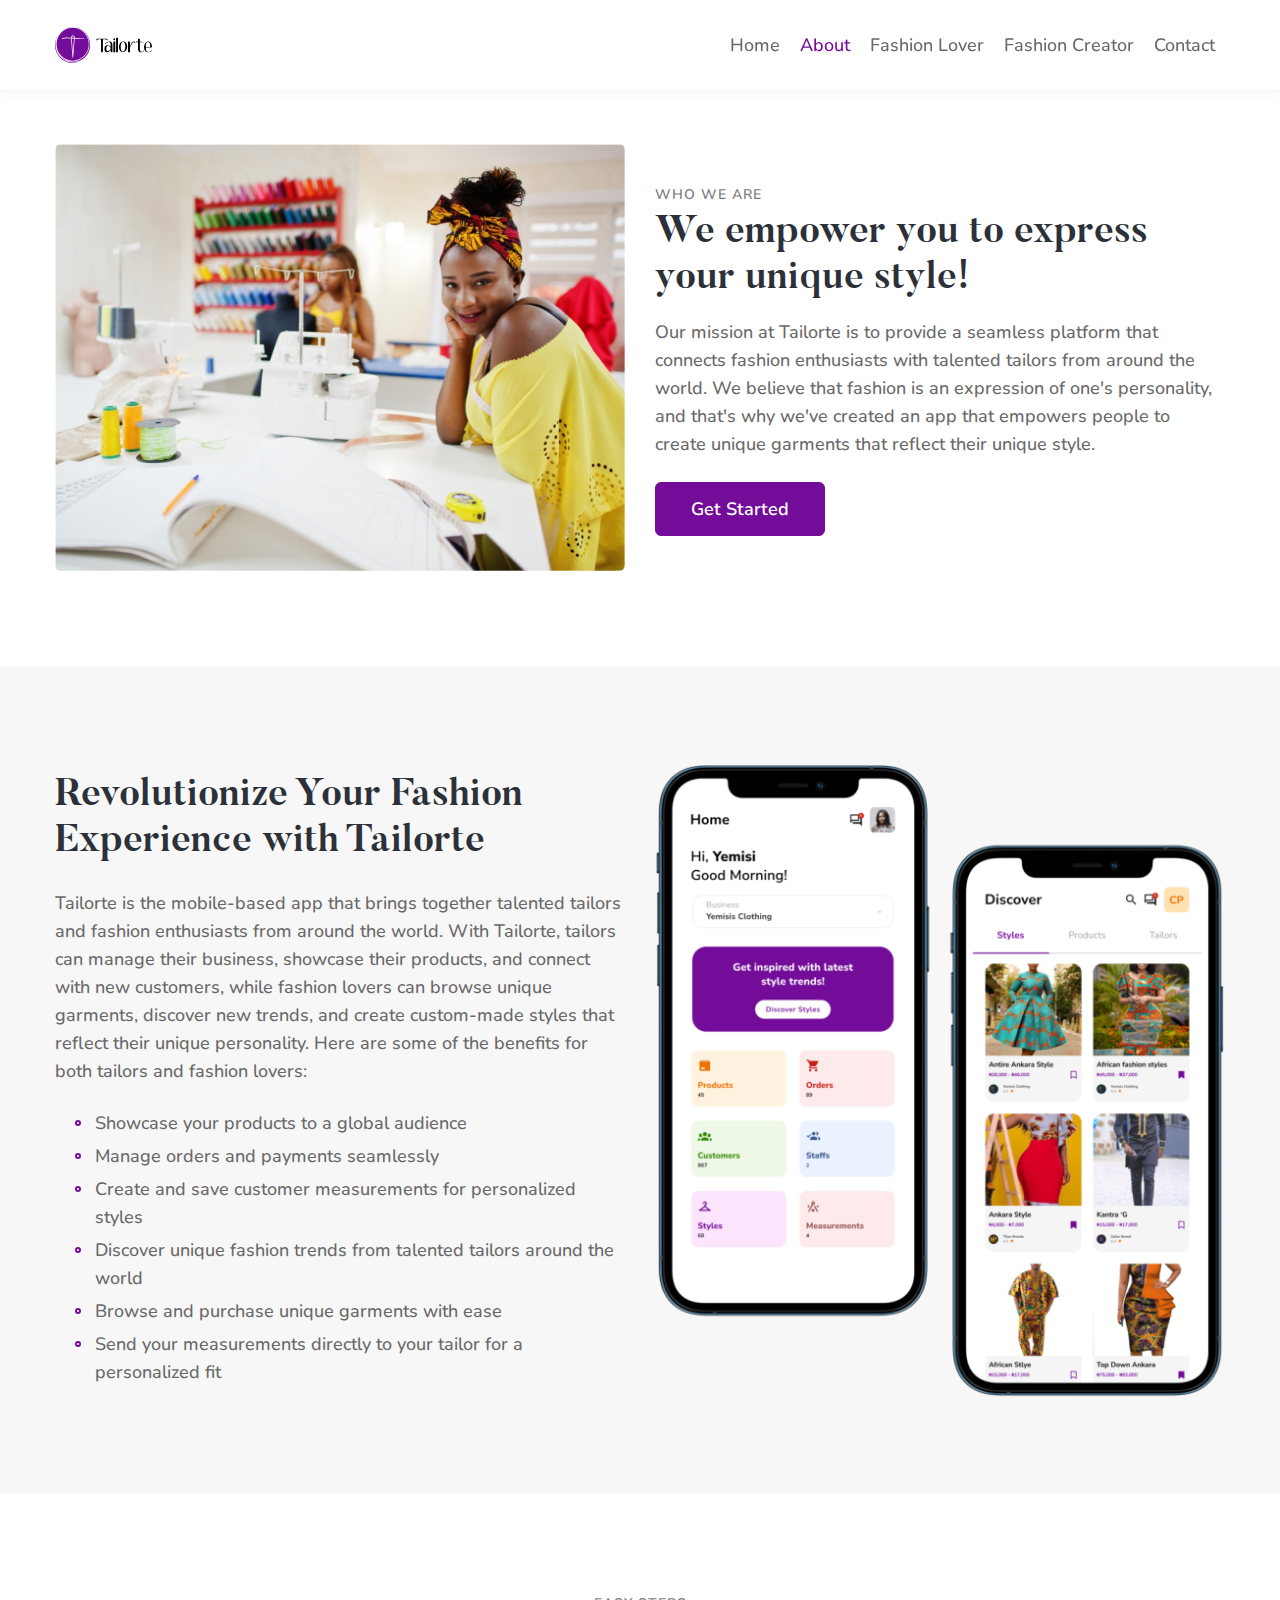
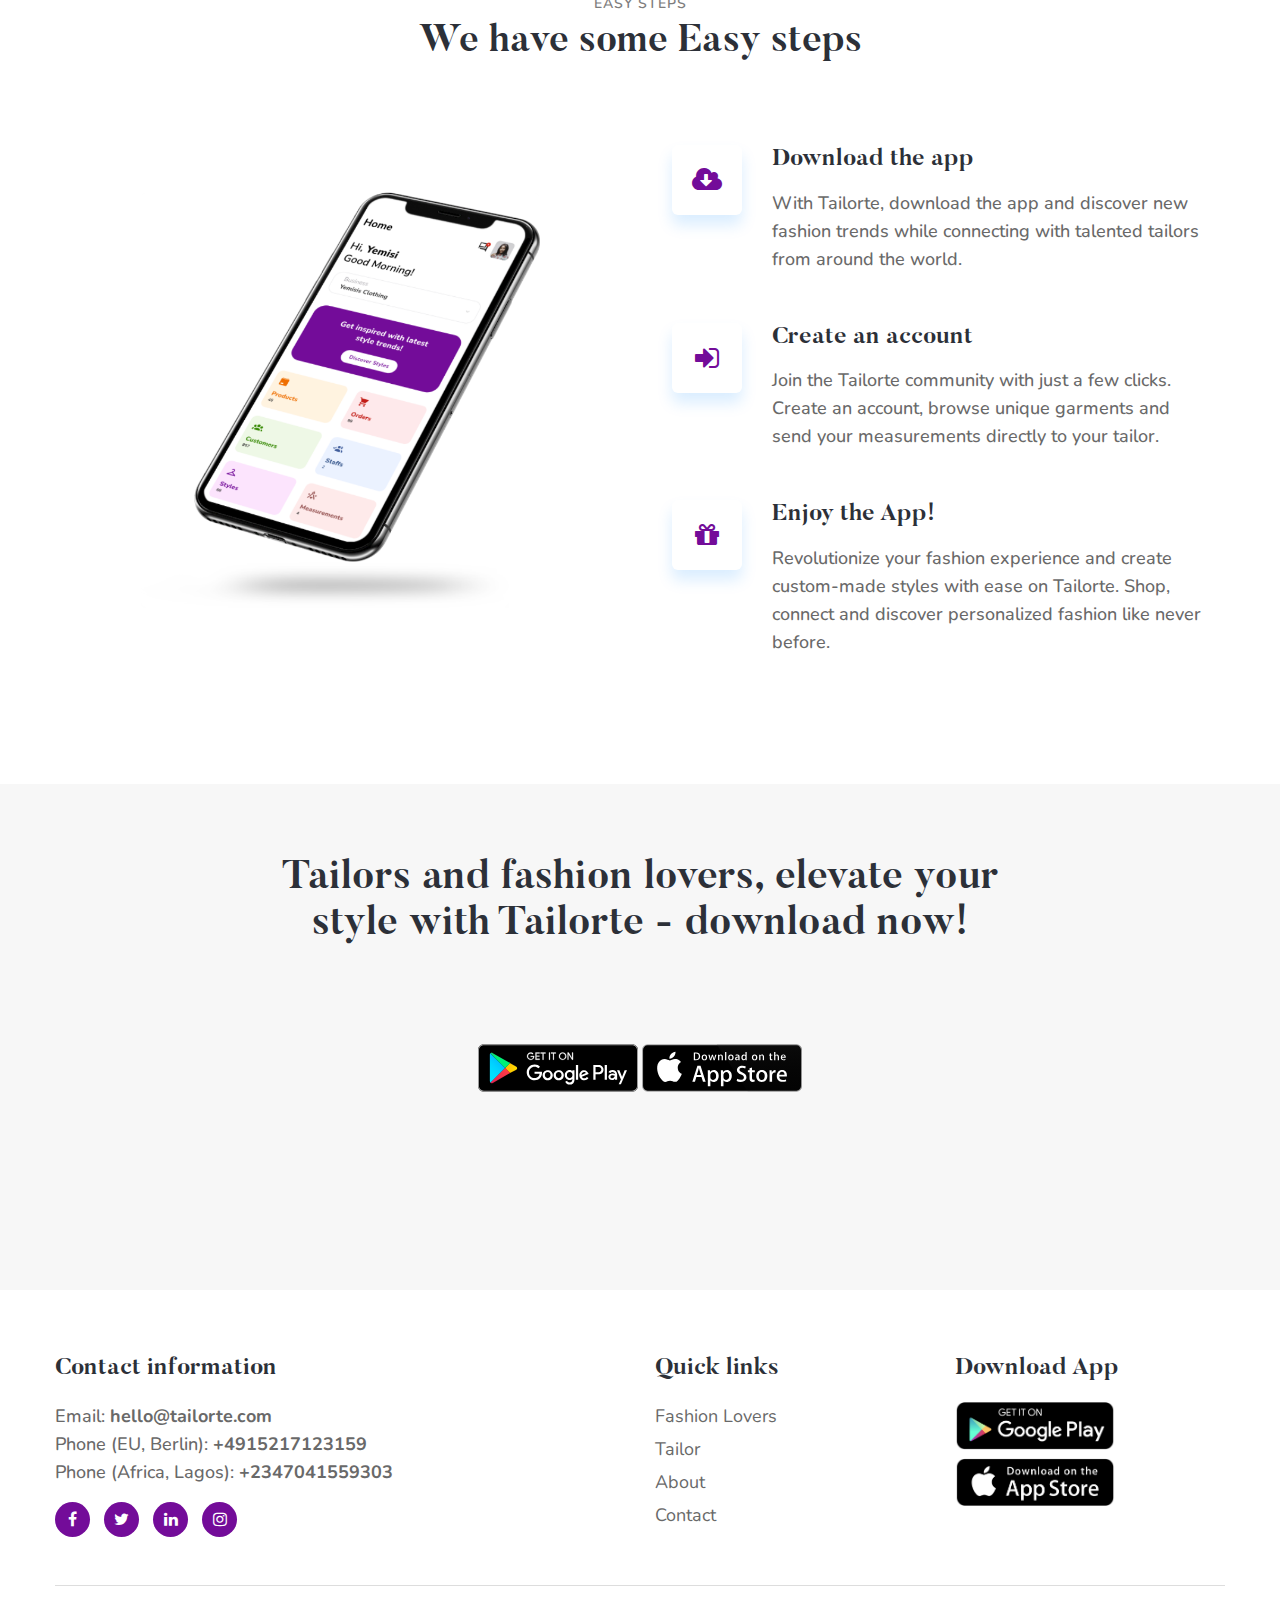
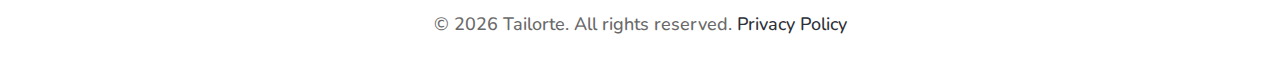
<file: about/index.html>
<!doctype html>
<html lang="en">
  <head>
    <meta charset="utf-8">
    <meta name="viewport" content="width=device-width, initial-scale=1, shrink-to-fit=no">
	<meta name="description" content="Welcome to Tailorte, the mobile-based app that connects fashion lovers with talented tailors. Discover the latest fashion trends, browse and purchase unique garments, and connect with experienced tailors to create custom-made styles that reflect your unique personalit">
	<meta name="keywords" content="Tailor app, Fashion App, Tailorte Fashion App">
   
    <title>About :: Tailorte</title>
    <link href="https://fonts.googleapis.com/css?family=Nunito:400,700&display=swap" rel="stylesheet">

    <link rel="stylesheet" href="/../../assets/css/style.css">
	<link rel="icon" type="image/png" sizes="32x32" href="/../../assets/images/favicon-32x32.png">
  </head>
  <body>
<!-- header -->
<header id="site-header" class="fixed-top">
  <div class="container">
      <nav class="navbar navbar-expand-lg stroke">

      <a class="navbar-brand" href="/">
          <img src="/../../assets/images/Tailorte-logo.svg" alt="Tailorte-logo" title="Tailorte-logo"  />
      </a> 
          <button class="navbar-toggler  collapsed bg-gradient" type="button" data-toggle="collapse"
              data-target="#navbarTogglerDemo02" aria-controls="navbarTogglerDemo02" aria-expanded="false"
              aria-label="Toggle navigation">
              <span class="navbar-toggler-icon fa icon-expand fa-bars"></span>
              <span class="navbar-toggler-icon fa icon-close fa-times"></span>
              </span>
          </button>

          <div class="collapse navbar-collapse" id="navbarTogglerDemo02">
              <ul class="navbar-nav ml-auto">
                  <li class="nav-item">
                      <a class="nav-link" href="/">Home <span class="sr-only">(current)</span></a>
                  </li>
                  <li class="nav-item active">
                      <a class="nav-link" href="/about">About</a>
                  </li>
                  <li class="nav-item @@pages__active">
                      <a class="nav-link" href="/fashion-lover">Fashion Lover</a>
                  </li>
					<li class="nav-item @@pages__active">
                      
                      <a class="nav-link" href="/tailor">Fashion Creator</a>
                  </li>
					<!-- <li class="nav-item @@pages__active">
                      <a class="nav-link" href="/pricing">Pricing</a>
                  </li> -->
                  <li class="nav-item @@contact__active">
                      <a class="nav-link" href="/contact">Contact</a>
                  </li>
                
              </ul>
          </div>
         
      </nav>
  </div>
</header>
<!-- //About -->
<br/>
<br/>
<section class="w3l-index3 bg-grey">
    <div class="midd-w3 py-5">
        <div class="container py-lg-5 py-md-3">
            <div class="row">
                <div class="col-lg-6">
                    <img src="/../../assets/images/image1.jpg" alt="" class="img-fluid radius-image">
                </div>
                <div class="col-lg-6 mt-lg-0 mt-md-5 mt-4 about-right-faq align-self">
                    <h5 class="title-small">Who we are</h5>
                    <h3 class="title-big customFontClass">We empower you to express your unique style!</h3>
                    <p class="mt-3">Our mission at Tailorte is to provide a seamless platform that connects fashion enthusiasts with talented tailors from around the world. We believe that fashion is an expression of one's personality, and that's why we've created an app that empowers people to create unique garments that reflect their unique style.</p>
                   <!-- <a href="/about" class="btn btn-style btn-primary mt-4">Learn More</a>-->
                   <a href="https://app.tailorte.com" class="btn btn-style btn-primary mt-4 ">Get Started</a>
                </div>
            </div>
        </div>
    </div>
</section>
<!-- //About -->
<section class="w3l-features py-5" id="features">
    <div class="call-w3 py-lg-5 py-md-4">
        <div class="container">
            <div class="row main-cont-wthree-2">
                <div class="col-lg-6 feature-grid-left">
                    <h3 class="title-big mb-4 customFontClass">Revolutionize Your Fashion Experience with Tailorte</h3>
                    <p class="text-para">Tailorte is the mobile-based app that brings together talented tailors and fashion enthusiasts from around the world. With Tailorte, tailors can manage their business, showcase their products, and connect with new customers, while fashion lovers can browse unique garments, discover new trends, and create custom-made styles that reflect their unique personality. Here are some of the benefits for both tailors and fashion lovers:</p>
                    <ol class="w3l-right mt-4 mb-0">
                        <li>Showcase your products to a global audience</li>
                        <li>Manage orders and payments seamlessly</li>
                        <li>Create and save customer measurements for personalized styles</li>
                        <li>Discover unique fashion trends from talented tailors around the world</li>
                        <li>Browse and purchase unique garments with ease</li>
                        <li>Send your measurements directly to your tailor for a personalized fit</li>
                    </ol>
                
                </div>
                <div class="col-lg-6 feature-grid-right mt-lg-0 mt-5">
                    <img src="/../../assets/images/Tailorte-app-01.png" alt="" class="img-fluid">
                </div>
            </div>
        </div>
    </div>
</section>
<section class="w3l-specification-6 py-5" style="background:#ffffff;">
    <!-- /specification-6-->
    <div class="specification-6-mian py-lg-5 py-md-4">
        <div class="container">
            <h5 class="title-small text-center">Easy steps</h5>
            <h3 class="title-big mb-5 text-center customFontClass">We have some Easy steps</h3>
            <div class="align-counter-6-inf-cols row">
                <div class="counter-6-inf-left col-lg-6 text-center align-self">
                    <img src="/../../assets/images/Tailorte-app-tailor.png" alt="Tailorte-app-tailor" class="mg-fluid radius-image" width="400">
                </div>
                <div class="counter-6-inf-right col-lg-6">
                    <div class="specification">
                        <div class="specification-icon">
                            <span class="fa color-orange fa-cloud-download"></span>
                        </div>
                        <div class="specification-info">
                            <h6 class="customFontClass"><a href="#">Download the app</a></h6>
                            <p>With Tailorte, download the app and discover new fashion trends while connecting with talented tailors from around the world.</p>
                        </div>

                    </div>
                    <div class="specification">
                        <div class="specification-icon">
                            <span class="fa color-green fa-sign-in"></span>
                        </div>
                        <div class="specification-info">
                            <h6 class="customFontClass"><a href="http://app.tailorte.com">Create an account</a></h6>
                            <p>Join the Tailorte community with just a few clicks. Create an account, browse unique garments and send your measurements directly to your tailor.</p>
                        </div>

                    </div>
                    <div class="specification">
                        <div class="specification-icon">
                            <span class="fa color-blue fa-gift"></span>
                        </div>
                        <div class="specification-info">
                            <h6 class="customFontClass"><a href="#">Enjoy the App!</a></h6>
                            <p>Revolutionize your fashion experience and create custom-made styles with ease on Tailorte. Shop, connect and discover personalized fashion like never before.</p>
                        </div>

                    </div>
                </div>
            </div>
        </div>
    </div>
</section>
<!-- //specification-6-->
<!--/w3l-download-main-->
	<section class="w3l-download-main">
		<!--/download-->
		<div class="download-content text-center py-5">
			<div class="container py-lg-4">
				<h3 class="title-big customFontClass">Tailors and fashion lovers, elevate your <br/>style with Tailorte - download now!</h3>
				
				<div class="banner-button">
				 <a href="#url"><img src="/../../assets/images/google-play-badge.svg" alt="" width="160" class="img-fluid"></a>
				<a href="#url"><img src="/../../assets/images/download-on-the-app-store.svg" alt="" width="160" class="img-fluid"></a>
				</div>
			</div>
		</div>
		</div>
		<!--//download-->
	</section>
	<!--//w3l-download-main-->
  <!-- footer-28 block -->
  <section class="app-footer">
    <footer class="footer-28">
      <div class="footer-bg-layer">
        <div class="container py-lg-3">
          <div class="row footer-top-28">
            <div class="col-lg-6 footer-list-28 mt-5">
              <h6 class="footer-title-28 customFontClass">Contact information</h6>
              <p>Email: <strong>hello@tailorte.com</strong></p>
              <p>Phone (EU, Berlin): <strong>+4915217123159</strong></p>
              <p>Phone (Africa, Lagos): <strong>+2347041559303</strong></p>

              <div class="main-social-footer-28 mt-3">
                <ul class="social-icons">
                  <li class="dribbble">
                    <a href="https://www.facebook.com/TailorteApp" title="Facebook">
                      <span class="fa fa-facebook" aria-hidden="true"></span>
                    </a>
                  </li>
                  <li class="dribbble">
                    <a href="https://twitter.com/tailorteApp" title="Twitter">
                      <span class="fa fa-twitter" aria-hidden="true"></span>
                    </a>
                  </li>
                  <li class="dribbble">
                    <a href="https://www.linkedin.com/company/tailorte" title="Linkedin">
                      <span class="fa fa-linkedin" aria-hidden="true"></span>
                    </a>
                  </li>
                  <li class="dribbble">
                    <a href="https://instagram.com/tailorteApp" title="Instagram">
                      <span class="fa fa-instagram" aria-hidden="true"></span>
                    </a>
                  </li>
                </ul>
              </div>
            </div>
            <div class="col-lg-6">
              <div class="row">
                <div class="col-md-6 col-6 footer-list-28 mt-5">
                  <h6 class="footer-title-28 customFontClass">Quick links</h6>
                  <ul>
                     <li><a href="/fashion-lover">Fashion Lovers</a></li>
					<li><a href="/tailor">Tailor</a></li>
					<li><a href="/about">About</a></li>
                    <!-- <li><a href="/pricing">Pricing</a></li> -->
                    <li><a href="/contact">Contact</a></li>
                  </ul>
                </div>
                
                <div class="col-md-6 footer-list-28 mt-5">
                  <h6 class="footer-title-28 customFontClass">Download App</h6>
                  <a href="#playstore"><img src="/../../assets/images/googleplay.png" class="img-fluid" alt="playstore" width="160"></a>
                  <a href="#appstore"><img src="/../../assets/images/appstore.png" class="img-fluid mt-md-2" alt="playstore" width="160"></a>
                </div>
              </div>
            </div>
          </div>
          <div class="midd-footer-28 align-center py-4 mt-5">
            <p class="copy-footer-28 text-center"> &copy; <script>document.write(/\d{4}/.exec(Date())[0])</script>
 Tailorte. All rights reserved. <a href="/privacy-policy">Privacy Policy</a>
          </div>
        </div>


      </div>
    </footer>

    <!-- move top -->
    <button onclick="topFunction()" id="movetop" title="Go to top">
      &#10548;
    </button>
    <script>
      // When the user scrolls down 20px from the top of the document, show the button
      window.onscroll = function () {
        scrollFunction()
      };

      function scrollFunction() {
        if (document.body.scrollTop > 20 || document.documentElement.scrollTop > 20) {
          document.getElementById("movetop").style.display = "block";
        } else {
          document.getElementById("movetop").style.display = "none";
        }
      }

      // When the user clicks on the button, scroll to the top of the document
      function topFunction() {
        document.body.scrollTop = 0;
        document.documentElement.scrollTop = 0;
      }
    </script>
    <!-- /move top -->
  </section>
  <!-- //footer-28 block -->

  <!-- all js scripts and files here -->

  <script src="/../assets/js/theme-change.js"></script><!-- theme switch js (light and dark)-->

  <script src="/../assets/js/jquery-3.3.1.min.js"></script><!-- default jQuery -->

<!-- magnific popup -->
<script src="/../assets/js/jquery.magnific-popup.min.js"></script>
<script>
  $(document).ready(function () {
    $('.popup-with-zoom-anim').magnificPopup({
      type: 'inline',

      fixedContentPos: false,
      fixedBgPos: true,

      overflowY: 'auto',

      closeBtnInside: true,
      preloader: false,

      midClick: true,
      removalDelay: 300,
      mainClass: 'my-mfp-zoom-in'
    });

    $('.popup-with-move-anim').magnificPopup({
      type: 'inline',

      fixedContentPos: false,
      fixedBgPos: true,

      overflowY: 'auto',

      closeBtnInside: true,
      preloader: false,

      midClick: true,
      removalDelay: 300,
      mainClass: 'my-mfp-slide-bottom'
    });
  });
</script>
<!-- magnific popup -->


<script src="/../assets/js/owl.carousel.js"></script>
<!-- script for tesimonials carousel slider -->
<script>
  $(document).ready(function () {
    $("#owl-demo1").owlCarousel({
      loop: true,
      margin: 0,
      nav: false,
      responsiveClass: true,
      responsive: {
        0: {
          items: 2,
          nav: false
        },
        736: {
          items: 3,
          nav: false
        },
        1000: {
          items: 4,
          nav: false,
          loop: false
        }
      }
    })
  })
</script>
<!-- //script for tesimonials carousel slider -->

  <!-- stats number counter-->
  <script src="/../assets/js/jquery.waypoints.min.js"></script>
  <script src="/../assets/js/jquery.countup.js"></script>
  <script>
    $('.counter').countUp();
  </script>
  <!-- //stats number counter -->

  <!-- disable body scroll which navbar is in active -->
  <script>
    $(function () {
      $('.navbar-toggler').click(function () {
        $('body').toggleClass('noscroll');
      })
    });
  </script>
  <!-- disable body scroll which navbar is in active -->

  <!--/MENU-JS-->
  <script>
    $(window).on("scroll", function () {
      var scroll = $(window).scrollTop();

      if (scroll >= 80) {
        $("#site-header").addClass("nav-fixed");
      } else {
        $("#site-header").removeClass("nav-fixed");
      }
    });

    //Main navigation Active Class Add Remove
    $(".navbar-toggler").on("click", function () {
      $("header").toggleClass("active");
    });
    $(document).on("ready", function () {
      if ($(window).width() > 991) {
        $("header").removeClass("active");
      }
      $(window).on("resize", function () {
        if ($(window).width() > 991) {
          $("header").removeClass("active");
        }
      });
    });
  </script>
  <!--//MENU-JS-->

  <!-- bootstrap js -->
  <script src="/../assets/js/bootstrap.min.js"></script>

  </body>

  </html>
</file>
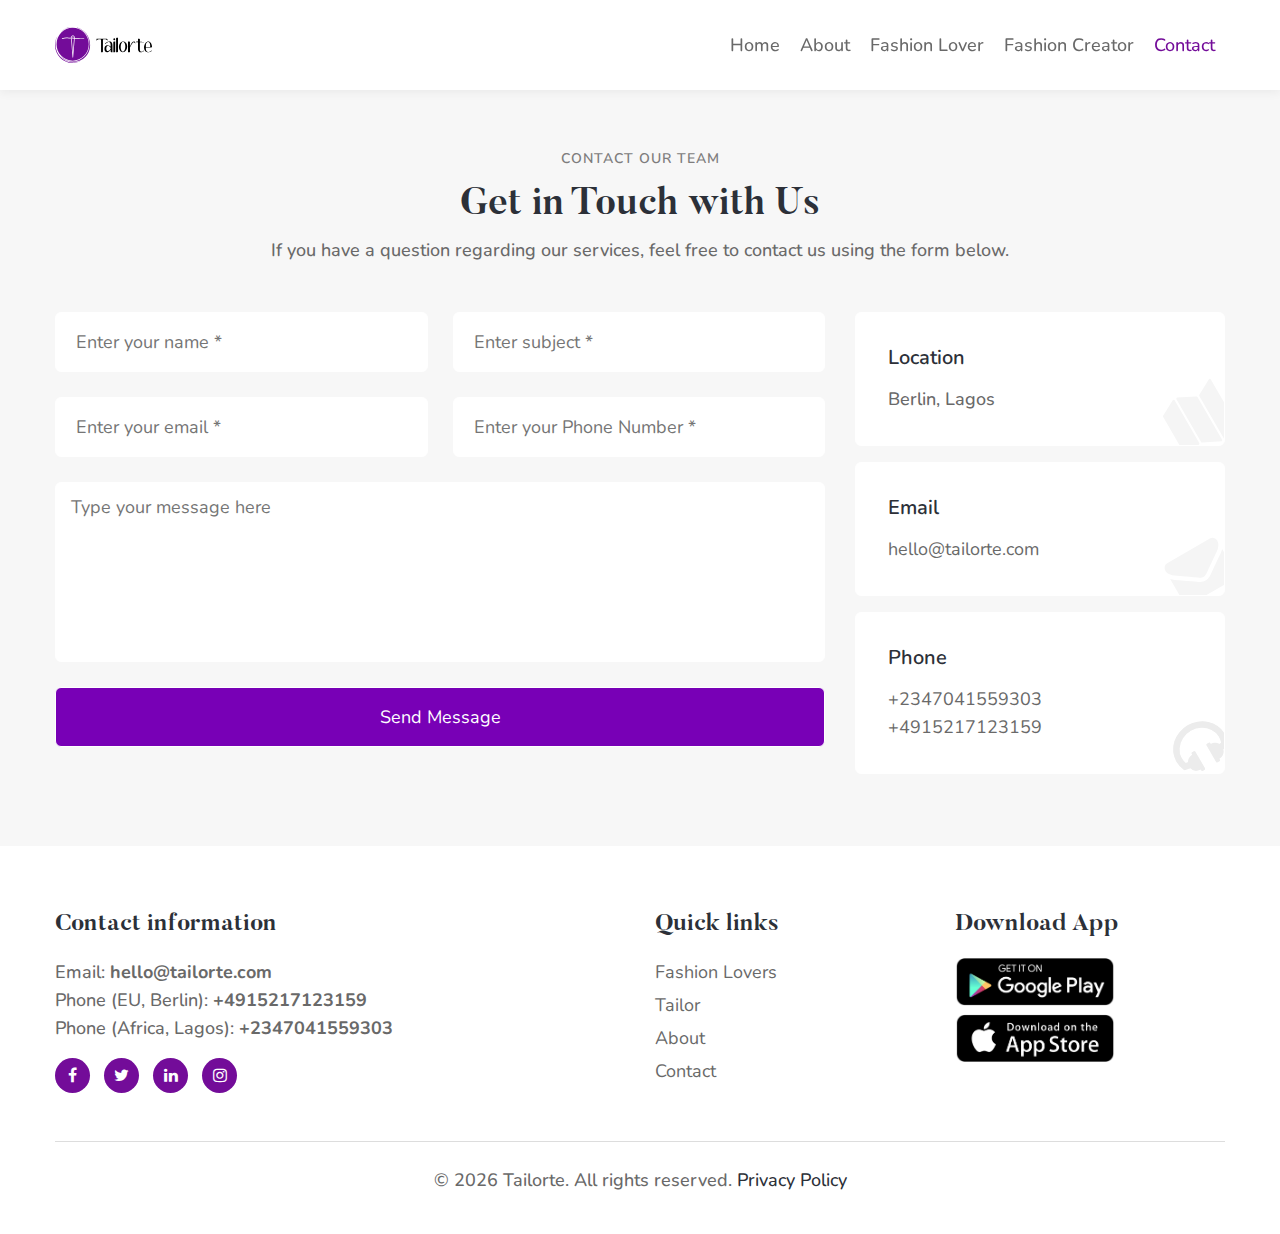
<file: contact/index.html>
<!doctype html>
<html lang="en">

<head>
  <meta charset="utf-8">

  <title>Contact Us :: Tailorte</title>
  <meta name="viewport" content="width=device-width, initial-scale=1, shrink-to-fit=no">
  <meta name="description" content="Discover the latest fashion trends, browse, purchase unique garments, and connect with experienced tailors/fashion creators to create custom-made styles that reflect your unique personality" />
  <meta name="keywords" content="Tailor App, Fashion App, Tailorte Fashion App, Clothing, What, how, who, where, when, custom, business, wears, native, attire, local" />
  <meta content="../assets/images/tailorte-icon-color.png" itemProp="image" />

  <link href="https://fonts.googleapis.com/css?family=Nunito:400,700&display=swap" rel="stylesheet">

  <link rel="stylesheet" href="/../assets/css/style.css">
  <link rel="icon" type="image/png" sizes="32x32" href="/../assets/images/favicon-32x32.png">
</head>

<body>
  <!-- header -->
  <!-- header -->
  <header id="site-header" class="fixed-top">
    <div class="container">
      <nav class="navbar navbar-expand-lg stroke">

        <a class="navbar-brand" href="/">
          <img src="/../assets/images/Tailorte-logo.svg" alt="Tailorte-logo" title="Tailorte-logo" />
        </a>
        <button class="navbar-toggler  collapsed bg-gradient" type="button" data-toggle="collapse"
          data-target="#navbarTogglerDemo02" aria-controls="navbarTogglerDemo02" aria-expanded="false"
          aria-label="Toggle navigation">
          <span class="navbar-toggler-icon fa icon-expand fa-bars"></span>
          <span class="navbar-toggler-icon fa icon-close fa-times"></span>
          </span>
        </button>

        <div class="collapse navbar-collapse" id="navbarTogglerDemo02">
          <ul class="navbar-nav ml-auto">
            <li class="nav-item">
              <a class="nav-link" href="/">Home </a>
            </li>
            <li class="nav-item @@about__active">
              <a class="nav-link" href="/about">About</a>
            </li>
            <li class="nav-item">
              <a class="nav-link" href="/fashion-lover">Fashion Lover </a>
            </li>
            <li class="nav-item">

              <a class="nav-link" href="/tailor">Fashion Creator </a>
            </li>
            <!-- <li class="nav-item @@pages__active">
              <a class="nav-link" href="/pricing">Pricing</a>
            </li> -->
            <li class="nav-item active">
              <a class="nav-link" href="/contact">Contact <span class="sr-only">(current)</span></a>
            </li>

          </ul>
        </div>

      </nav>
    </div>
  </header>
  <!-- //header -->
  <br />
  <br />
  <br />
  <!-- contacts-5-grid -->
  <div class="w3l-contact-10 py-5" id="contact">
    <div class="form-41-mian pt-lg-4 pt-md-3 pb-4">
      <div class="container">
        <div class="heading text-center mx-auto">
          <h5 class="title-small text-center mb-2">Contact our team</h5>
          <h3 class="title-big mb-2 customFontClass">Get in Touch with Us </h3>
          <p class="mb-5">If you have a question regarding our services, feel free
            to contact us using the form below.</p>
        </div>
        <div class="row">
          <div class="col-lg-8 form-inner-cont">
            <form id="contact-form" method="post" class="signin-form">

              <head>
                <title>subject</title>
              </head>

              <div class="alert alert-success hide" id="success-msg">Your message is received, We will get back to you
                soon. Thank you!</div>
              <div class="alert alert-danger hide" id="failed-msg">Something went wrong, kindly try again please!</div>

              <div class="form-grids">
                <div class="form-input">
                  <input type="text" name="name" id="name" placeholder="Enter your name *" required />
                </div>
                <div class="form-input">
                  <input type="text" name="subject" id="subject" placeholder="Enter subject *" required />
                </div>
                <div class="form-input">
                  <input type="email" name="email" id="email" placeholder="Enter your email *" required />
                </div>
                <div class="form-input">
                  <input type="text" name="phone_number" id="phone_number" placeholder="Enter your Phone Number *"
                    required />
                </div>
              </div>
              <div class="form-input">
                <textarea name="message" id="message" placeholder="Type your message here" required=""></textarea>
              </div>
              <div class="text-right">
                <center>
                  <input type="submit" name="submit" value="Send Message" class="btn btn-style btn-primary mt-sm-3"
                    style="background: #7800B6; color: #fff;text-align:center;">
                </center>
              </div>
            </form>
          </div>

          <div class="col-lg-4 contacts-5-grid-main section-gap mt-lg-0 mt-4">
            <div class="contacts-5-grid">
              <div class="map-content-5">
                <section class="tab-content">
                  <div class="contact-type">
                    <div class="address-grid mb-3">
                      <h6>Location</h6>
                      <p>Berlin, Lagos</p><span class="pos-icon">
                        <span class="fa fa-map"></span>
                      </span>
                    </div>
                    <div class="address-grid mb-3">
                      <h6>Email</h6>
                      <a href="mailto:hello@tailorte.com" class="link1">hello@tailorte.com</a>
                      <span class="pos-icon">
                        <span class="fa fa-envelope">

                        </span>
                      </span>
                    </div>
                    <div class="address-grid">
                      <h6>Phone</h6>
                      <a href="tel:+2347041559303" class="link1">+2347041559303</a><span class="pos-icon">
                        <span class="fa fa-headphones"></span>
                      </span>
                      <a href="tel:+4915217123159" class="link1">+4915217123159</a><span class="pos-icon">
                        <span class="fa fa-headphones"></span>
                      </span>
                    </div>
                  </div>
                </section>
              </div>
            </div>
          </div>
        </div>
      </div>
      <!-- //contacts-5-grid -->
    </div>
  </div>

  <!-- footer-28 block -->
  <section class="app-footer">
    <footer class="footer-28">
      <div class="footer-bg-layer">
        <div class="container py-lg-3">
          <div class="row footer-top-28">
            <div class="col-lg-6 footer-list-28 mt-5">
              <h6 class="footer-title-28 customFontClass">Contact information</h6>
              <p>Email: <strong>hello@tailorte.com</strong></p>
              <p>Phone (EU, Berlin): <strong>+4915217123159</strong></p>
              <p>Phone (Africa, Lagos): <strong>+2347041559303</strong></p>

              <div class="main-social-footer-28 mt-3">
                <ul class="social-icons">
                  <li class="dribbble">
                    <a href="https://www.facebook.com/TailorteApp" title="Facebook">
                      <span class="fa fa-facebook" aria-hidden="true"></span>
                    </a>
                  </li>
                  <li class="dribbble">
                    <a href="https://twitter.com/tailorteApp" title="Twitter">
                      <span class="fa fa-twitter" aria-hidden="true"></span>
                    </a>
                  </li>
                  <li class="dribbble">
                    <a href="https://www.linkedin.com/company/tailorte" title="Linkedin">
                      <span class="fa fa-linkedin" aria-hidden="true"></span>
                    </a>
                  </li>
                  <li class="dribbble">
                    <a href="https://instagram.com/tailorteApp" title="Instagram">
                      <span class="fa fa-instagram" aria-hidden="true"></span>
                    </a>
                  </li>
                </ul>
              </div>
            </div>
            <div class="col-lg-6">
              <div class="row">
                <div class="col-md-6 col-6 footer-list-28 mt-5">
                  <h6 class="footer-title-28 customFontClass">Quick links</h6>
                  <ul>
                    <li><a href="/fashion-lover">Fashion Lovers</a></li>
                    <li><a href="/tailor">Tailor</a></li>
                    <li><a href="/about">About</a></li>
                    <!-- <li><a href="/pricing">Pricing</a></li> -->
                    <li><a href="/contact">Contact</a></li>
                  </ul>
                </div>

                <div class="col-md-6 footer-list-28 mt-5">
                  <h6 class="footer-title-28 customFontClass">Download App</h6>
                  <a href="#playstore"><img src="/../assets/images/googleplay.png" class="img-fluid" alt="playstore"
                      width="160"></a>
                  <a href="#appstore"><img src="/../assets/images/appstore.png" class="img-fluid mt-md-2"
                      alt="playstore" width="160"></a>
                </div>
              </div>
            </div>
          </div>
          <div class="midd-footer-28 align-center py-4 mt-5">
            <p class="copy-footer-28 text-center"> &copy;
              <script>document.write(/\d{4}/.exec(Date())[0])</script>
              Tailorte. All rights reserved. <a href="/privacy-policy">Privacy Policy</a>
          </div>
        </div>


      </div>
    </footer>

    <!-- move top -->
    <button onclick="topFunction()" id="movetop" title="Go to top">
      &#10548;
    </button>
    <script>
      // When the user scrolls down 20px from the top of the document, show the button
      window.onscroll = function () {
        scrollFunction()
      };

      function scrollFunction() {
        if (document.body.scrollTop > 20 || document.documentElement.scrollTop > 20) {
          document.getElementById("movetop").style.display = "block";
        } else {
          document.getElementById("movetop").style.display = "none";
        }
      }

      // When the user clicks on the button, scroll to the top of the document
      function topFunction() {
        document.body.scrollTop = 0;
        document.documentElement.scrollTop = 0;
      }
    </script>
    <!-- /move top -->
  </section>
  <!-- //footer-28 block -->

  <!-- all js scripts and files here -->

  <script src="/../assets/js/theme-change.js"></script><!-- theme switch js (light and dark)-->

  <script src="/../assets/js/jquery-3.3.1.min.js"></script><!-- default jQuery -->

  <!-- magnific popup -->
  <script src="/../assets/js/jquery.magnific-popup.min.js"></script>
  <script>
    $(document).ready(function () {
      $('.popup-with-zoom-anim').magnificPopup({
        type: 'inline',

        fixedContentPos: false,
        fixedBgPos: true,

        overflowY: 'auto',

        closeBtnInside: true,
        preloader: false,

        midClick: true,
        removalDelay: 300,
        mainClass: 'my-mfp-zoom-in'
      });

      $('.popup-with-move-anim').magnificPopup({
        type: 'inline',

        fixedContentPos: false,
        fixedBgPos: true,

        overflowY: 'auto',

        closeBtnInside: true,
        preloader: false,

        midClick: true,
        removalDelay: 300,
        mainClass: 'my-mfp-slide-bottom'
      });
    });
  </script>
  <!-- magnific popup -->


  <script src="/../assets/js/owl.carousel.js"></script>
  <!-- script for tesimonials carousel slider -->
  <script>
    $(document).ready(function () {
      $("#owl-demo1").owlCarousel({
        loop: true,
        margin: 0,
        nav: false,
        responsiveClass: true,
        responsive: {
          0: {
            items: 2,
            nav: false
          },
          736: {
            items: 3,
            nav: false
          },
          1000: {
            items: 4,
            nav: false,
            loop: false
          }
        }
      })
    })
  </script>
  <!-- //script for tesimonials carousel slider -->

  <!-- stats number counter-->
  <script src="/../assets/js/jquery.waypoints.min.js"></script>
  <script src="/../assets/js/jquery.countup.js"></script>
  <script>
    $('.counter').countUp();
  </script>
  <!-- //stats number counter -->

  <!-- disable body scroll which navbar is in active -->
  <script>
    $(function () {
      $('.navbar-toggler').click(function () {
        $('body').toggleClass('noscroll');
      })
    });
  </script>
  <!-- disable body scroll which navbar is in active -->

  <!--/MENU-JS-->
  <script>
    $(window).on("scroll", function () {
      var scroll = $(window).scrollTop();

      if (scroll >= 80) {
        $("#site-header").addClass("nav-fixed");
      } else {
        $("#site-header").removeClass("nav-fixed");
      }
    });

    //Main navigation Active Class Add Remove
    $(".navbar-toggler").on("click", function () {
      $("header").toggleClass("active");
    });
    $(document).on("ready", function () {
      if ($(window).width() > 991) {
        $("header").removeClass("active");
      }
      $(window).on("resize", function () {
        if ($(window).width() > 991) {
          $("header").removeClass("active");
        }
      });
    });
  </script>
  <!--//MENU-JS-->
  <script src="../assets/js/contact.js"></script>
  <!-- bootstrap js -->
  <script src="/../assets/js/bootstrap.min.js"></script>

</body>

</html>
</file>
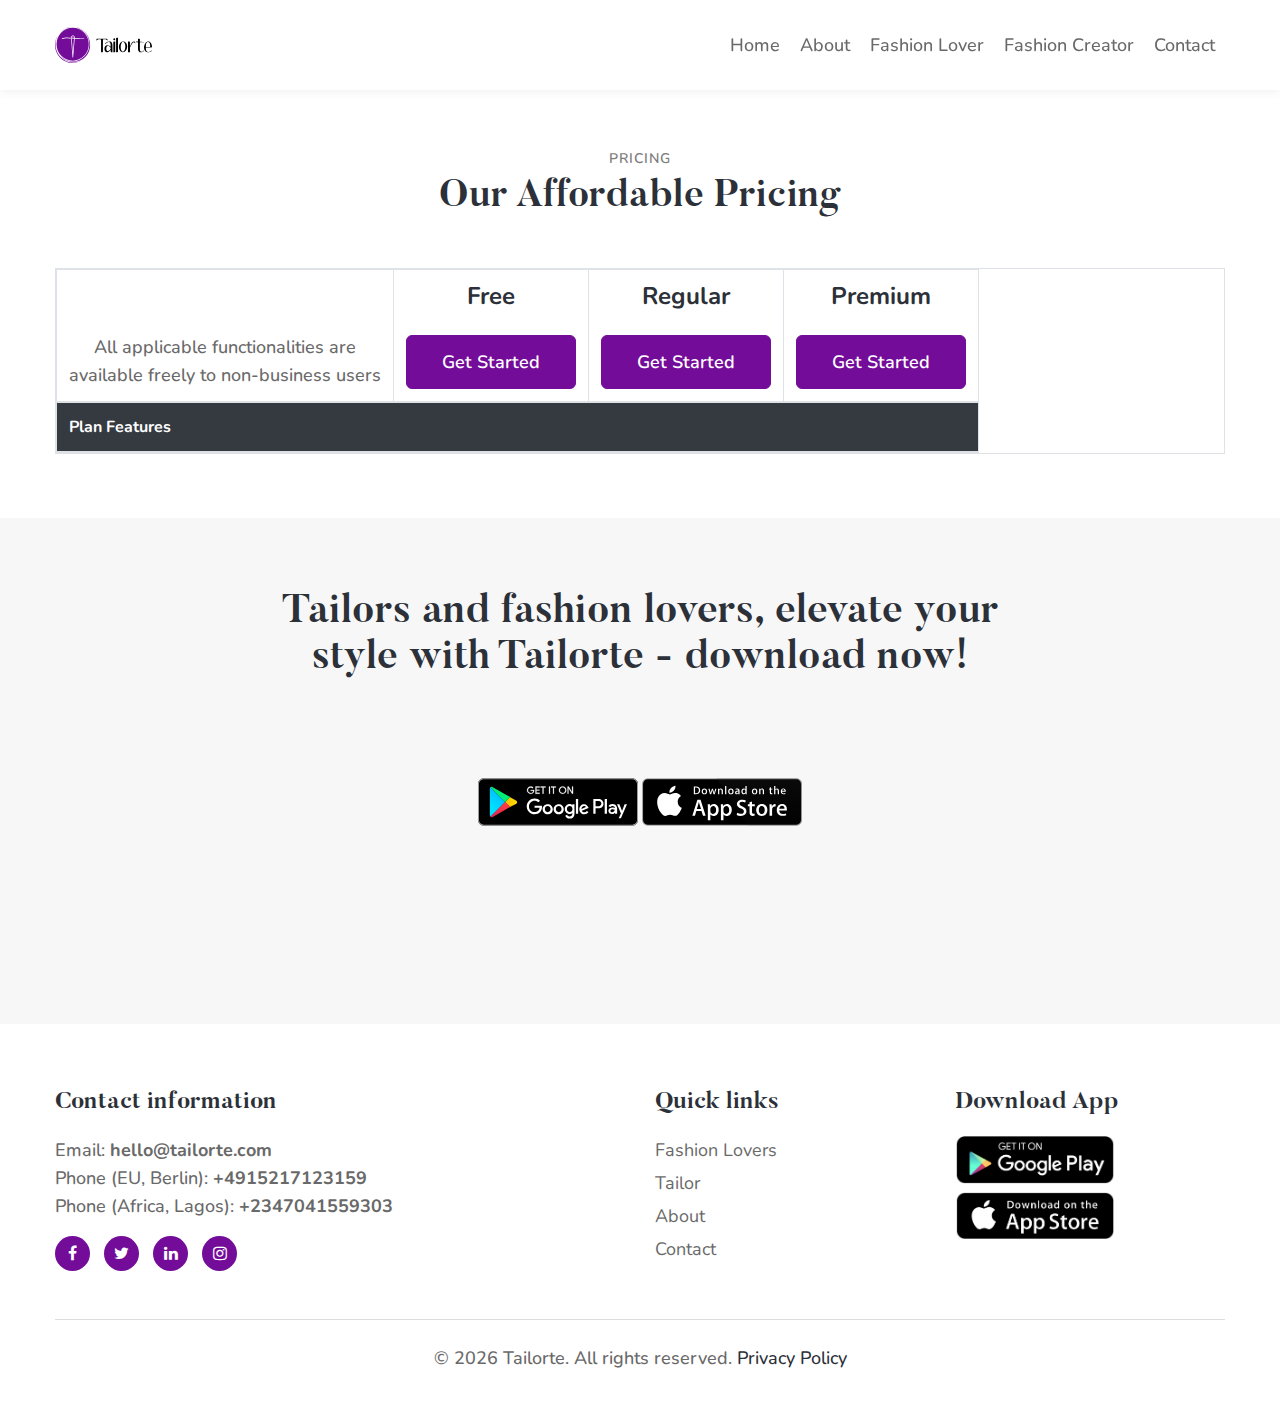
<file: deltd-prcng/index.html>
<!doctype html>
<html lang="en">

<head>
  <meta charset="utf-8">

  <title>Pricing :: Tailorte</title>
  <meta name="viewport" content="width=device-width, initial-scale=1, shrink-to-fit=no">
  <meta name="description" content="Discover the latest fashion trends, browse, purchase unique garments, and connect with experienced tailors/fashion creators to create custom-made styles that reflect your unique personality" />
  <meta name="keywords" content="Tailor App, Fashion App, Tailorte Fashion App, Clothing, What, how, who, where, when, custom, business, wears, native, attire, local" />
  <meta content="../assets/images/tailorte-icon-color.png" itemProp="image" />

  <link href="https://fonts.googleapis.com/css?family=Nunito:400,700&display=swap" rel="stylesheet">

  <link rel="stylesheet" href="/../assets/css/style.css">
  <link rel="icon" type="image/png" sizes="32x32" href="/../assets/images/favicon-32x32.png">
</head>

<body>
  <!-- header -->
  <header id="site-header" class="fixed-top">
    <div class="container">
      <nav class="navbar navbar-expand-lg stroke">

        <a class="navbar-brand" href="/">
          <img src="/../assets/images/Tailorte-logo.svg" alt="Tailorte-logo" title="Tailorte-logo" />
        </a>
        <button class="navbar-toggler  collapsed bg-gradient" type="button" data-toggle="collapse"
          data-target="#navbarTogglerDemo02" aria-controls="navbarTogglerDemo02" aria-expanded="false"
          aria-label="Toggle navigation">
          <span class="navbar-toggler-icon fa icon-expand fa-bars"></span>
          <span class="navbar-toggler-icon fa icon-close fa-times"></span>
          </span>
        </button>

        <div class="collapse navbar-collapse" id="navbarTogglerDemo02">
          <ul class="navbar-nav ml-auto">
            <li class="nav-item">
              <a class="nav-link" href="/">Home <span class="sr-only">(current)</span></a>
            </li>
            <li class="nav-item">
              <a class="nav-link" href="/about">About</a>
            </li>
            <li class="nav-item @@pages__active">
              <a class="nav-link" href="/fashion-lover">Fashion Lover</a>
            </li>
            <li class="nav-item @@pages__active">

              <a class="nav-link" href="/tailor">Fashion Creator</a>
            </li>
            <!-- <li class="nav-item active">
              <a class="nav-link" href="/pricing">Pricing</a>
            </li> -->
            <li class="nav-item @@contact__active">
              <a class="nav-link" href="/contact">Contact</a>
            </li>

          </ul>
        </div>

      </nav>
    </div>
  </header>
  <!-- //About -->
  <br />
  <br />
  <br />
  <br />
  <section class="pricing py-5">

    <div class="container">

      <h5 class="title-small text-center">Pricing</h5>
      <h3 class="title-big mb-5 text-center customFontClass">Our Affordable Pricing</h3>

      <table class="table table-bordered text-center table-responsive" col>
        <thead>
          <tr>
            <th scope="col">
              <p class="">All applicable functionalities are </br> available </b>freely</b> to non-business users </p>
            </th>
            <th scope="col">
              <h4><b>Free</b></h4>
              <p id="free-pricing"></p>
              <a href="https://app.tailorte.com" class="btn btn-style btn-primary mt-4">Get Started</a>
            </th>
            <th scope="col">
              <h4><b>Regular</b></h4>
              <p id="regular-pricing"></p>
              <a href="https://app.tailorte.com" class="btn btn-style btn-primary mt-4">Get Started</a>
            </th>
            <th scope="col">
              <h4><b>Premium</b></h4>
              <p id="premium-pricing"></p>
              <a href="https://app.tailorte.com" class="btn btn-style btn-primary mt-4">Get Started</a>
            </th>
          </tr>
        </thead>
        <thead>
          <th scope="col" colspan="4" class="text-left table-dark">Plan Features</th>
        </thead>
        <tbody id="pricingBody">
        </tbody>
      </table>

  </section>
  <!--/w3l-download-main-->
  <section class="w3l-download-main">
    <!--/download-->
    <div class="download-content text-center py-5">
      <div class="container py-lg-4">
        <h3 class="title-big customFontClass">Tailors and fashion lovers, elevate your <br />style with Tailorte -
          download now!</h3>

        <div class="banner-button">
          <a href="#url"><img src="/../assets/images/google-play-badge.svg" alt="" width="160" class="img-fluid"></a>
          <a href="#url"><img src="/../assets/images/download-on-the-app-store.svg" alt="" width="160"
              class="img-fluid"></a>
        </div>
      </div>
    </div>
    </div>
    <!--//download-->
  </section>
  <!--//w3l-download-main-->
  <!-- footer-28 block -->
  <section class="app-footer">
    <footer class="footer-28">
      <div class="footer-bg-layer">
        <div class="container py-lg-3">
          <div class="row footer-top-28">
            <div class="col-lg-6 footer-list-28 mt-5">
              <h6 class="footer-title-28 customFontClass">Contact information</h6>
              <p>Email: <strong>hello@tailorte.com</strong></p>
              <p>Phone (EU, Berlin): <strong>+4915217123159</strong></p>
              <p>Phone (Africa, Lagos): <strong>+2347041559303</strong></p>

              <div class="main-social-footer-28 mt-3">
                <ul class="social-icons">
                  <li class="dribbble">
                    <a href="https://www.facebook.com/TailorteApp" title="Facebook">
                      <span class="fa fa-facebook" aria-hidden="true"></span>
                    </a>
                  </li>
                  <li class="dribbble">
                    <a href="https://twitter.com/tailorteApp" title="Twitter">
                      <span class="fa fa-twitter" aria-hidden="true"></span>
                    </a>
                  </li>
                  <li class="dribbble">
                    <a href="https://www.linkedin.com/company/tailorte" title="Linkedin">
                      <span class="fa fa-linkedin" aria-hidden="true"></span>
                    </a>
                  </li>
                  <li class="dribbble">
                    <a href="https://instagram.com/tailorteApp" title="Instagram">
                      <span class="fa fa-instagram" aria-hidden="true"></span>
                    </a>
                  </li>
                </ul>
              </div>
            </div>
            <div class="col-lg-6">
              <div class="row">
                <div class="col-md-6 col-6 footer-list-28 mt-5">
                  <h6 class="footer-title-28 customFontClass">Quick links</h6>
                  <ul>
                    <li><a href="/fashion-lover">Fashion Lovers</a></li>
                    <li><a href="/tailor">Tailor</a></li>
                    <li><a href="/about">About</a></li>
                    <!-- <li><a href="/pricing">Pricing</a></li> -->
                    <li><a href="/contact">Contact</a></li>
                  </ul>
                </div>

                <div class="col-md-6 footer-list-28 mt-5">
                  <h6 class="footer-title-28 customFontClass">Download App</h6>
                  <a href="#playstore"><img src="/../assets/images/googleplay.png" class="img-fluid" alt="playstore"
                      width="160"></a>
                  <a href="#appstore"><img src="/../assets/images/appstore.png" class="img-fluid mt-md-2"
                      alt="playstore" width="160"></a>
                </div>
              </div>
            </div>
          </div>
          <div class="midd-footer-28 align-center py-4 mt-5">
            <p class="copy-footer-28 text-center"> &copy;
              <script>document.write(/\d{4}/.exec(Date())[0])</script>
              Tailorte. All rights reserved. <a href="/privacy-policy">Privacy Policy</a>
          </div>
        </div>


      </div>
    </footer>

    <!-- move top -->
    <button onclick="topFunction()" id="movetop" title="Go to top">
      &#10548;
    </button>
    <script>
      // When the user scrolls down 20px from the top of the document, show the button
      window.onscroll = function () {
        scrollFunction()
      };

      function scrollFunction() {
        if (document.body.scrollTop > 20 || document.documentElement.scrollTop > 20) {
          document.getElementById("movetop").style.display = "block";
        } else {
          document.getElementById("movetop").style.display = "none";
        }
      }

      // When the user clicks on the button, scroll to the top of the document
      function topFunction() {
        document.body.scrollTop = 0;
        document.documentElement.scrollTop = 0;
      }
    </script>
    <!-- /move top -->
  </section>
  <!-- //footer-28 block -->

  <!-- all js scripts and files here -->

  <script src="/../assets/js/theme-change.js"></script><!-- theme switch js (light and dark)-->

  <script src="/../assets/js/jquery-3.3.1.min.js"></script><!-- default jQuery -->

  <!-- magnific popup -->
  <script src="/../assets/js/jquery.magnific-popup.min.js"></script>
  <script>
    $(document).ready(function () {
      $('.popup-with-zoom-anim').magnificPopup({
        type: 'inline',

        fixedContentPos: false,
        fixedBgPos: true,

        overflowY: 'auto',

        closeBtnInside: true,
        preloader: false,

        midClick: true,
        removalDelay: 300,
        mainClass: 'my-mfp-zoom-in'
      });

      $('.popup-with-move-anim').magnificPopup({
        type: 'inline',

        fixedContentPos: false,
        fixedBgPos: true,

        overflowY: 'auto',

        closeBtnInside: true,
        preloader: false,

        midClick: true,
        removalDelay: 300,
        mainClass: 'my-mfp-slide-bottom'
      });
    });
  </script>
  <!-- magnific popup -->


  <script src="../assets/js/contact.js"></script>
  <script src="/../assets/js/owl.carousel.js"></script>
  <!-- script for tesimonials carousel slider -->
  <script>
    $(document).ready(function () {
      $("#owl-demo1").owlCarousel({
        loop: true,
        margin: 0,
        nav: false,
        responsiveClass: true,
        responsive: {
          0: {
            items: 2,
            nav: false
          },
          736: {
            items: 3,
            nav: false
          },
          1000: {
            items: 4,
            nav: false,
            loop: false
          }
        }
      })
    })
  </script>
  <!-- //script for tesimonials carousel slider -->

  <!-- stats number counter-->
  <script src="/../assets/js/jquery.waypoints.min.js"></script>
  <script src="/../assets/js/jquery.countup.js"></script>
  <script>
    $('.counter').countUp();
  </script>
  <!-- //stats number counter -->

  <!-- disable body scroll which navbar is in active -->
  <script>
    $(function () {
      $('.navbar-toggler').click(function () {
        $('body').toggleClass('noscroll');
      })
    });
  </script>
  <!-- disable body scroll which navbar is in active -->

  <!--/MENU-JS-->
  <script>
    $(window).on("scroll", function () {
      var scroll = $(window).scrollTop();

      if (scroll >= 80) {
        $("#site-header").addClass("nav-fixed");
      } else {
        $("#site-header").removeClass("nav-fixed");
      }
    });

    //Main navigation Active Class Add Remove
    $(".navbar-toggler").on("click", function () {
      $("header").toggleClass("active");
    });
    $(document).on("ready", function () {
      if ($(window).width() > 991) {
        $("header").removeClass("active");
      }
      $(window).on("resize", function () {
        if ($(window).width() > 991) {
          $("header").removeClass("active");
        }
      });
    });
  </script>
  <!--//MENU-JS-->

  <!-- bootstrap js -->
  <script src="/../assets/js/bootstrap.min.js"></script>

</body>

</html>
</file>
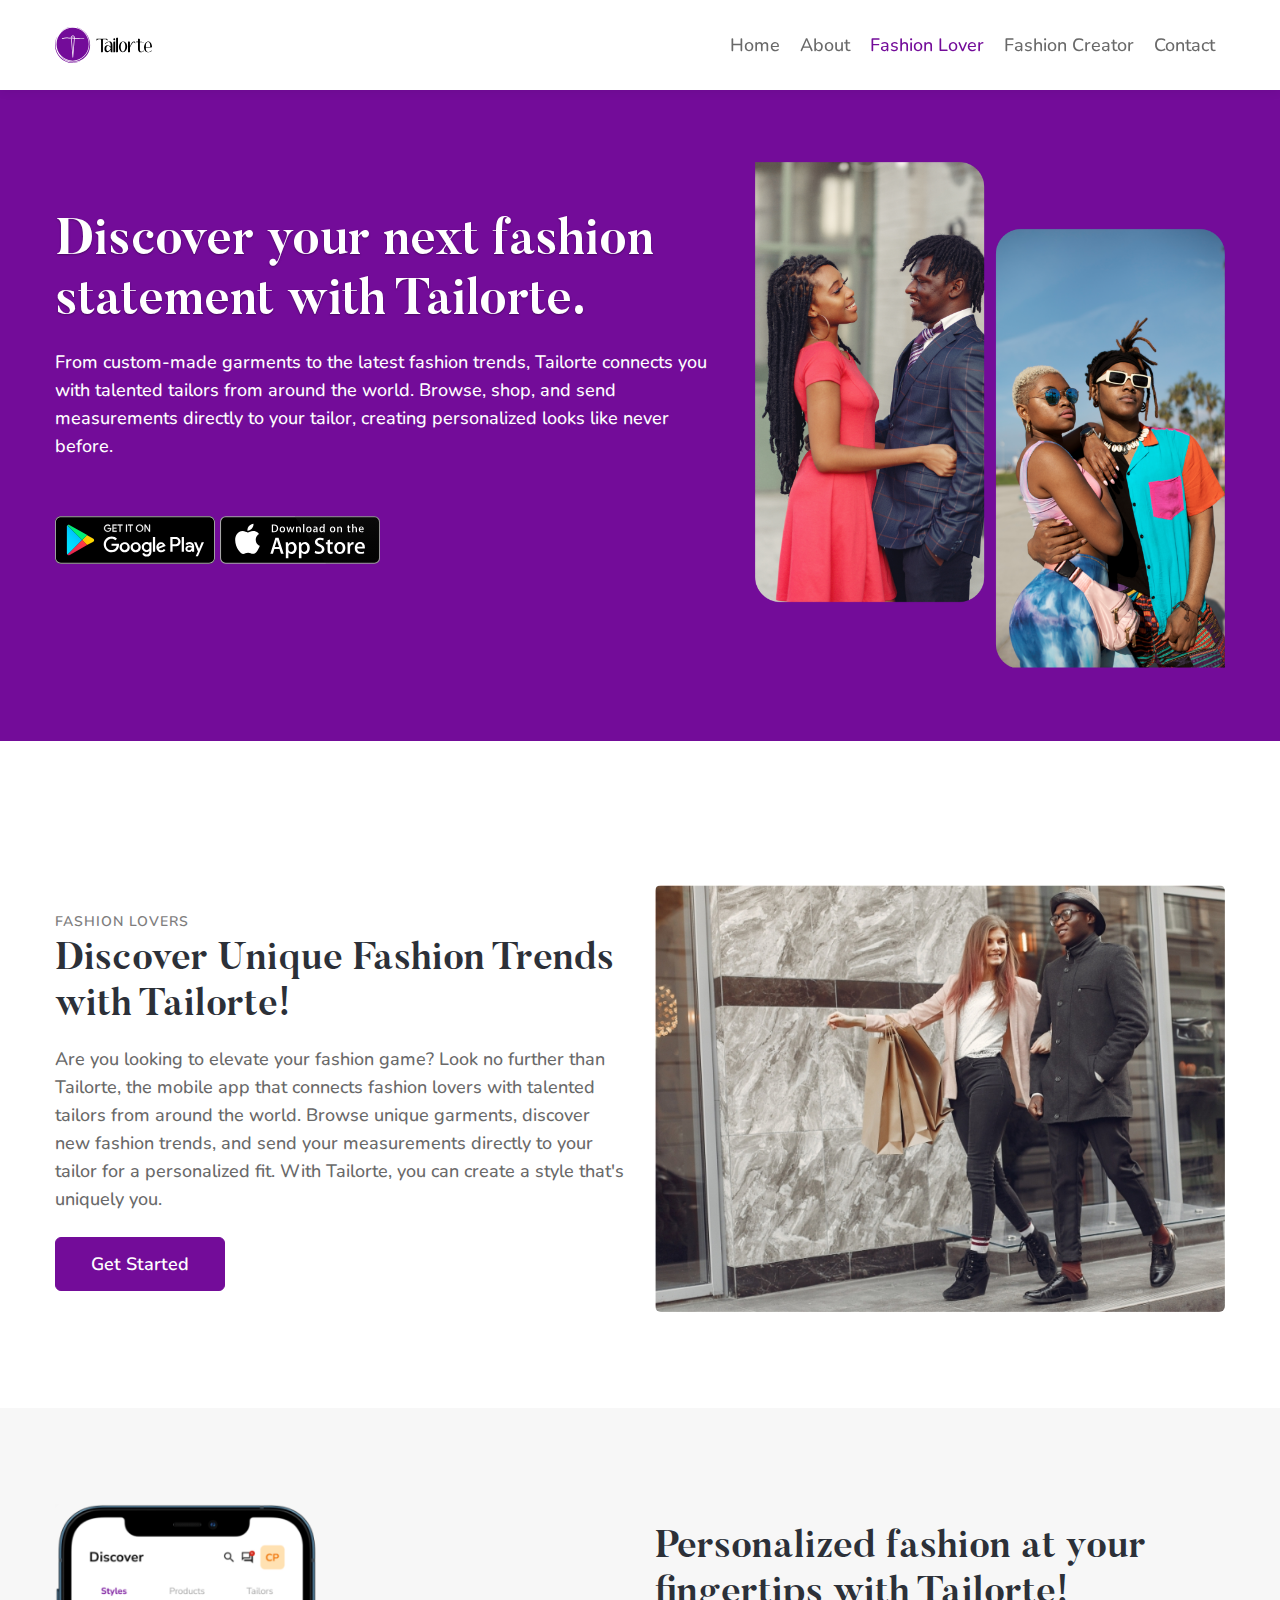
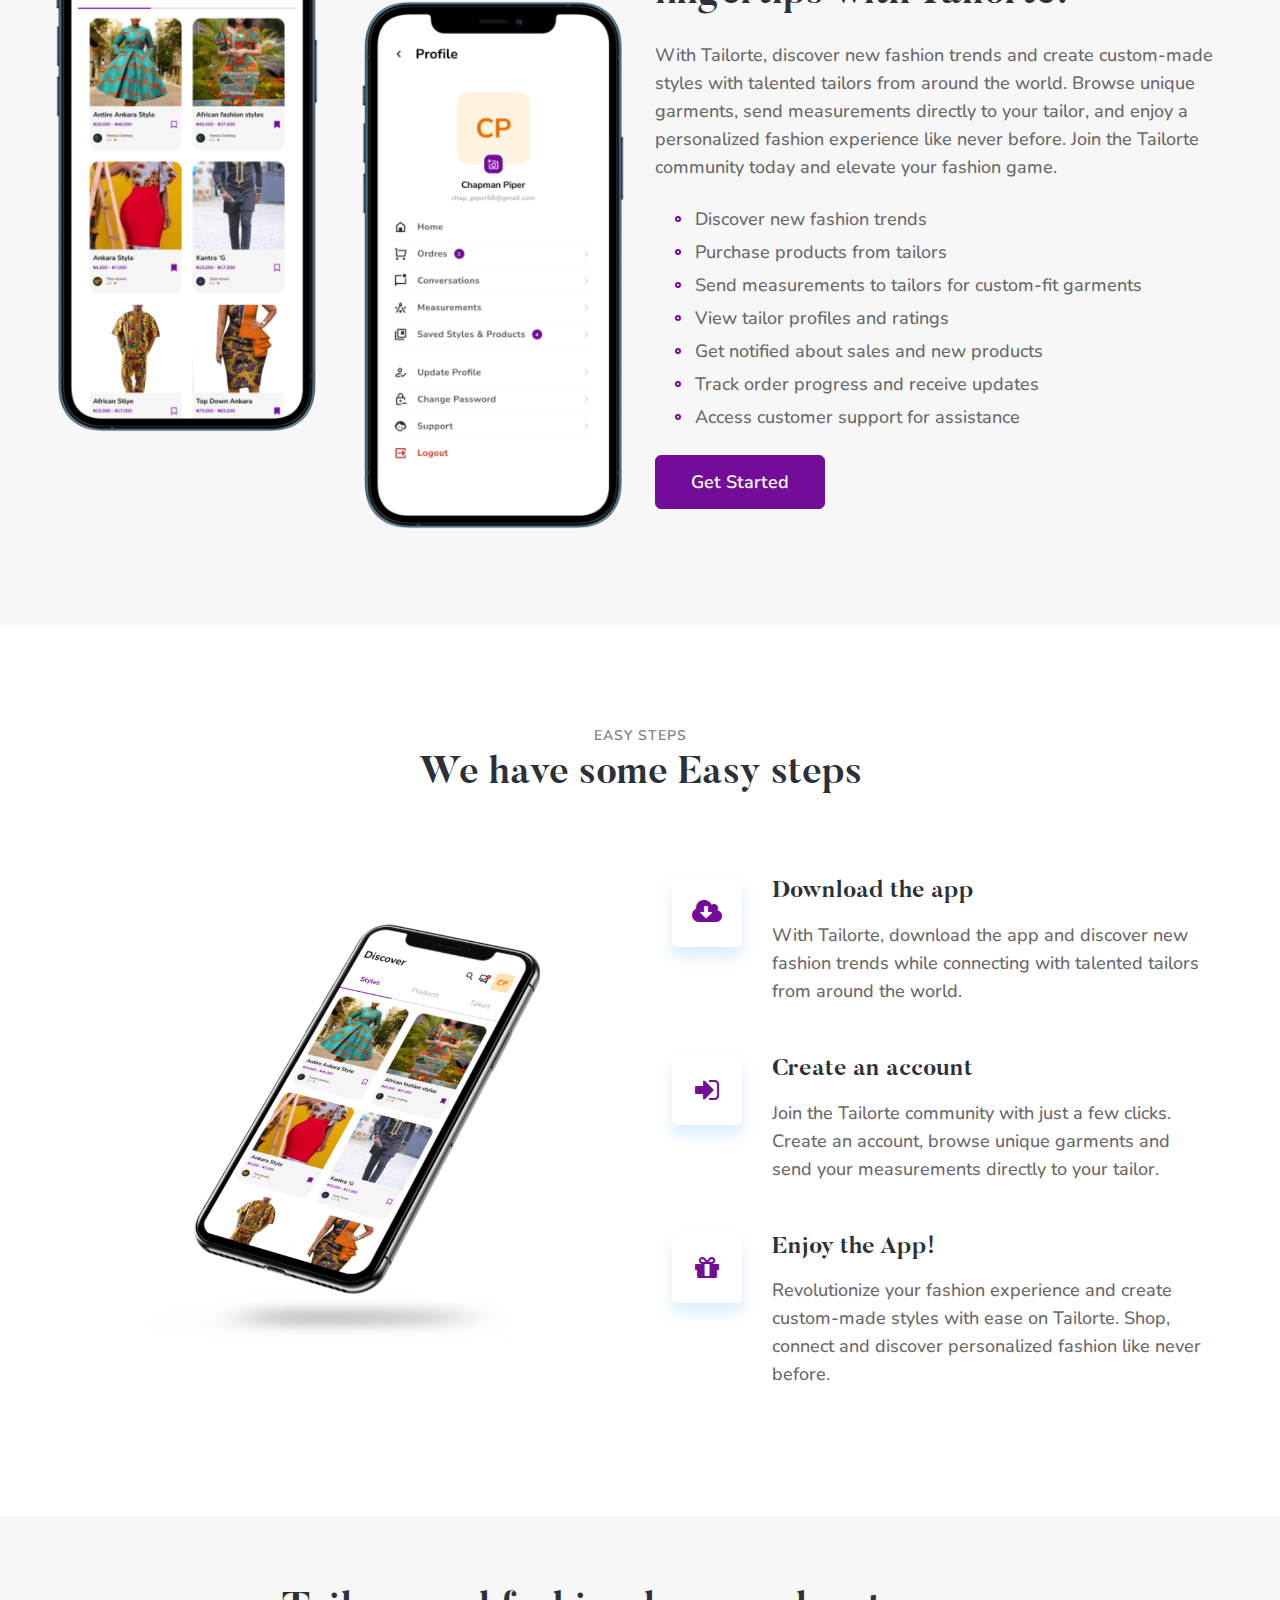
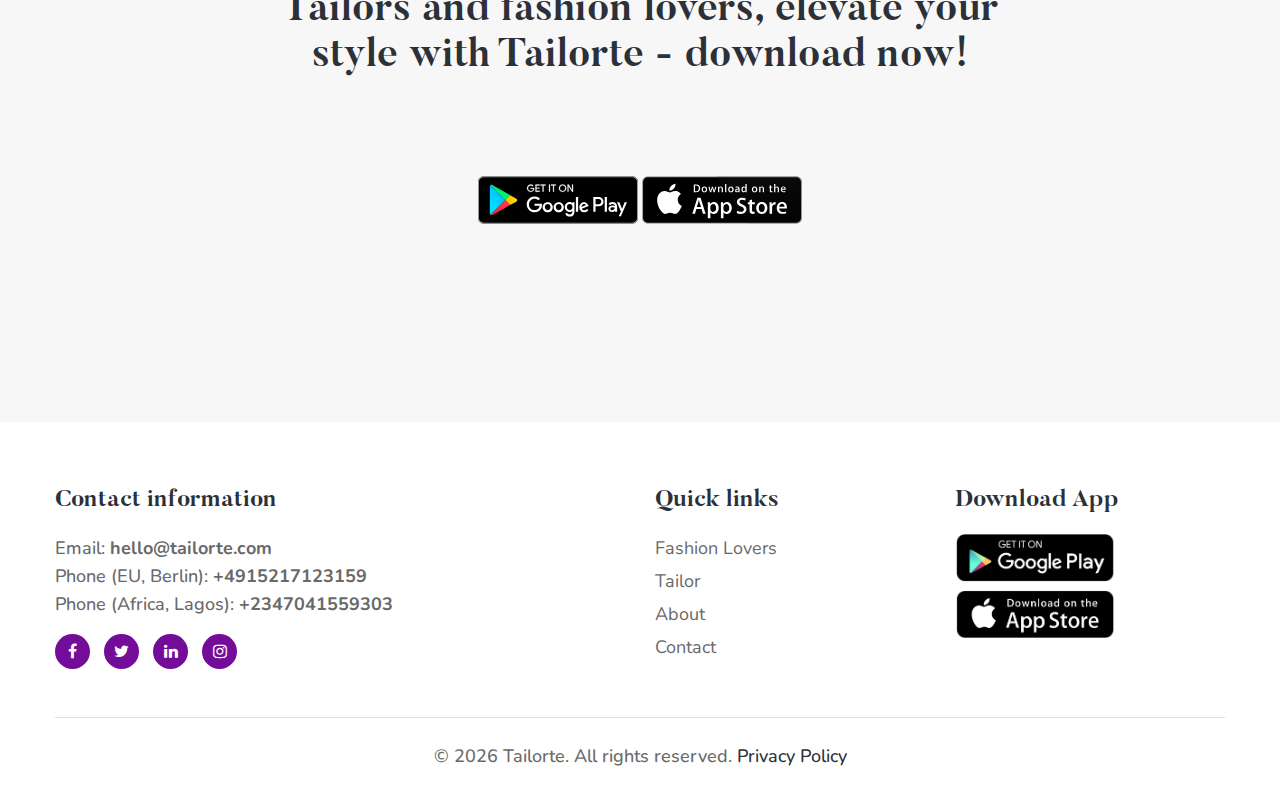
<file: fashion-lover/index.html>
<!doctype html>
<html lang="en">

<head>
  <meta charset="utf-8">
  <title>Fashion Lovers :: Tailorte</title>
  <meta name="viewport" content="width=device-width, initial-scale=1, shrink-to-fit=no">
  <meta name="description" content="Discover the latest fashion trends, browse, purchase unique garments, and connect with experienced tailors/fashion creators to create custom-made styles that reflect your unique personality" />
  <meta name="keywords" content="Tailor App, Fashion App, Tailorte Fashion App, Clothing, What, how, who, where, when, custom, business, wears, native, attire, local" />
  <meta content="../assets/images/tailorte-icon-color.png" itemProp="image" />
  <link href="https://fonts.googleapis.com/css?family=Nunito:400,700&display=swap" rel="stylesheet">

  <link rel="stylesheet" href="/../assets/css/style.css">
  <link rel="icon" type="image/png" sizes="32x32" href="/../assets/images/favicon-32x32.png">
  <!-- <link rel="stylesheet" href="https://cdnjs.cloudflare.com/ajax/libs/animate.css/4.1.1/animate.min.css" /> -->
</head>

<body>
  <!-- header -->
  <header id="site-header" class="fixed-top">
    <div class="container">
      <nav class="navbar navbar-expand-lg stroke">

        <a class="navbar-brand" href="/">
          <img src="/../assets/images/Tailorte-logo.svg" alt="Tailorte-logo" title="Tailorte-logo" />
        </a>
        <button class="navbar-toggler  collapsed bg-gradient" type="button" data-toggle="collapse"
          data-target="#navbarTogglerDemo02" aria-controls="navbarTogglerDemo02" aria-expanded="false"
          aria-label="Toggle navigation">
          <span class="navbar-toggler-icon fa icon-expand fa-bars"></span>
          <span class="navbar-toggler-icon fa icon-close fa-times"></span>
          </span>
        </button>

        <div class="collapse navbar-collapse" id="navbarTogglerDemo02">
          <ul class="navbar-nav ml-auto">
            <li class="nav-item">
              <a class="nav-link" href="/">Home </a>
            </li>
            <li class="nav-item @@about__active">
              <a class="nav-link" href="/about">About</a>
            </li>
            <li class="nav-item active">
              <a class="nav-link" href="/fashion-lover">Fashion Lover <span class="sr-only">(current)</span></a>
            </li>
            <li class="nav-item @@pages__active">

              <a class="nav-link" href="/tailor">Fashion Creator</a>
            </li>
            <!-- <li class="nav-item @@pages__active">
              <a class="nav-link" href="/pricing">Pricing</a>
            </li> -->
            <li class="nav-item @@contact__active">
              <a class="nav-link" href="/contact">Contact</a>
            </li>

          </ul>
        </div>

      </nav>
    </div>
  </header>
  <!-- //header -->
  <!-- banner -->
  <section class="banner w3pvt-banner" id="home">
    <div class="container py-5">
      <div class="banner-text py-md-4">
        <div class="row banner-info">
          <div class="col-lg-7 w3pvt-logo align-self">
            <h2 class="customFontClass">Discover your next fashion statement with Tailorte. </h2>
            <p class="mt-3">From custom-made garments to the latest fashion trends, Tailorte connects you with talented
              tailors from around the world. Browse, shop, and send measurements directly to your tailor, creating
              personalized looks like never before. </p>

            <p>
              <a href="#appstore"><img src="/../assets/images/google-play-badge.svg" class="img-fluid" alt=""
                  width="160"></a>
              <a href="#playstore"><img src="/../assets/images/download-on-the-app-store.svg" class="img-fluid" alt=""
                  width="160"></a>
            </p>

          </div>
          <div class="col-lg-5 col-md-7 mt-lg-0 mt-4">
            <img src="/../assets/images/tailorte_fashion_lovers_section.png" alt=""
              class="img-fluid" />
          </div>
        </div>
      </div>
    </div>
  </section>
  <!-- //banner -->
  <!-- //services page block 2 -->
  <section class="w3l-index3 bg-grey">
    <div class="midd-w3 py-5">
      <div class="container py-lg-5 py-md-3">
        <div class="row">
          <div class="col-lg-6 mt-5 about-right-faq align-self order2">
            <h5 class="title-small">Fashion Lovers</h5>
            <h3 class="title-big customFontClass">Discover Unique Fashion Trends with Tailorte!</h3>
            <p class="mt-3">Are you looking to elevate your fashion game? Look no further than Tailorte, the mobile app
              that connects fashion lovers with talented tailors from around the world. Browse unique garments, discover
              new fashion trends, and send your measurements directly to your tailor for a personalized fit. With
              Tailorte, you can create a style that's uniquely you. </p>
            <a href="https://app.tailorte.com" class="btn btn-style btn-primary mt-4 ">Get Started</a>

          </div>
          <div class="col-lg-6 mt-md-5 mt-4">
            <img src="/../assets/images/image2.jpg" alt="" class="img-fluid radius-image">
          </div>
        </div>
      </div>
    </div>
  </section>
  <section class="w3l-features py-5" id="features">
    <div class="call-w3 py-lg-5 py-md-4">
      <div class="container">
        <div class="row main-cont-wthree-2">
          <div class="col-lg-6 feature-grid-right mt-lg-0 mt-5">
            <img src="/../assets/images/Tailorte-app-fashion-lovers.png" alt="" class="img-fluid">
          </div>
          <div class="col-lg-6 feature-grid-left">
            <h3 class="title-big customFontClass mb-4">Personalized fashion at your fingertips with Tailorte!</h3>
            <p class="text-para">With Tailorte, discover new fashion trends and create custom-made styles with talented
              tailors from around the world. Browse unique garments, send measurements directly to your tailor, and
              enjoy a personalized fashion experience like never before. Join the Tailorte community today and elevate
              your fashion game. </p>
            <ol class="w3l-right mt-4 mb-0">
              <li>Discover new fashion trends</li>
              <li>Purchase products from tailors</li>
              <li>Send measurements to tailors for custom-fit garments</li>
              <li>View tailor profiles and ratings</li>
              <li>Get notified about sales and new products</li>
              <li>Track order progress and receive updates</li>
              <li>Access customer support for assistance</li>
            </ol>

            <a href="https://app.tailorte.com" class="btn btn-style btn-primary mt-4 ">Get Started</a>
          </div>

        </div>
      </div>
    </div>
  </section>
  <!-- middle -->
  <section class="w3l-specification-6 py-5" style="background:#ffffff;">
    <!-- /specification-6-->
    <div class="specification-6-mian py-lg-5 py-md-4">
      <div class="container">
        <h5 class="title-small text-center">Easy steps</h5>
        <h3 class="title-big mb-5 text-center customFontClass">We have some Easy steps</h3>
        <div class="align-counter-6-inf-cols row">
          <div class="counter-6-inf-left col-lg-6 text-center align-self">
            <img src="/../assets/images/Tailorte-app-fashion-lovers-new.png" alt="Tailorte-app-tailor"
              class="mg-fluid radius-image" width="400">
          </div>
          <div class="counter-6-inf-right col-lg-6">
            <div class="specification">
              <div class="specification-icon">
                <span class="fa color-orange fa-cloud-download"></span>
              </div>
              <div class="specification-info">
                <h6 class="customFontClass"><a href="#">Download the app</a></h6>
                <p>With Tailorte, download the app and discover new fashion trends while connecting with talented
                  tailors from around the world.</p>
              </div>

            </div>
            <div class="specification">
              <div class="specification-icon">
                <span class="fa color-green fa-sign-in"></span>
              </div>
              <div class="specification-info">
                <h6 class="customFontClass"><a href="https://app.tailorte.com">Create an account</a></h6>
                <p>Join the Tailorte community with just a few clicks. Create an account, browse unique garments and
                  send your measurements directly to your tailor.</p>
              </div>

            </div>
            <div class="specification">
              <div class="specification-icon">
                <span class="fa color-blue fa-gift"></span>
              </div>
              <div class="specification-info">
                <h6 class="customFontClass"><a href="#">Enjoy the App!</a></h6>
                <p>Revolutionize your fashion experience and create custom-made styles with ease on Tailorte. Shop,
                  connect and discover personalized fashion like never before.</p>
              </div>

            </div>
          </div>
        </div>
      </div>
    </div>
  </section>
  <!-- //specification-6-->
  <!--/w3l-download-main-->
  <section class="w3l-download-main">
    <!--/download-->
    <div class="download-content text-center py-5">
      <div class="container py-lg-4">
        <h3 class="title-big customFontClass">Tailors and fashion lovers, elevate your <br />style with Tailorte -
          download now!</h3>

        <div class="banner-button">
          <a href="#url"><img src="/../assets/images/google-play-badge.svg" alt="" width="160" class="img-fluid"></a>
          <a href="#url"><img src="/../assets/images/download-on-the-app-store.svg" alt="" width="160"
              class="img-fluid"></a>
        </div>
      </div>
    </div>
    </div>
    <!--//download-->
  </section>
  <!--//w3l-download-main-->
  <!-- footer-28 block -->
  <section class="app-footer">
    <footer class="footer-28">
      <div class="footer-bg-layer">
        <div class="container py-lg-3">
          <div class="row footer-top-28">
            <div class="col-lg-6 footer-list-28 mt-5">
              <h6 class="footer-title-28 customFontClass">Contact information</h6>
              <p>Email: <strong>hello@tailorte.com</strong></p>
              <p>Phone (EU, Berlin): <strong>+4915217123159</strong></p>
              <p>Phone (Africa, Lagos): <strong>+2347041559303</strong></p>

              <div class="main-social-footer-28 mt-3">
                <ul class="social-icons">
                  <li class="dribbble">
                    <a href="https://www.facebook.com/TailorteApp" title="Facebook">
                      <span class="fa fa-facebook" aria-hidden="true"></span>
                    </a>
                  </li>
                  <li class="dribbble">
                    <a href="https://twitter.com/tailorteApp" title="Twitter">
                      <span class="fa fa-twitter" aria-hidden="true"></span>
                    </a>
                  </li>
                  <li class="dribbble">
                    <a href="https://www.linkedin.com/company/tailorte" title="Linkedin">
                      <span class="fa fa-linkedin" aria-hidden="true"></span>
                    </a>
                  </li>
                  <li class="dribbble">
                    <a href="https://instagram.com/tailorteApp" title="Instagram">
                      <span class="fa fa-instagram" aria-hidden="true"></span>
                    </a>
                  </li>
                </ul>
              </div>
            </div>
            <div class="col-lg-6">
              <div class="row">
                <div class="col-md-6 col-6 footer-list-28 mt-5">
                  <h6 class="footer-title-28 customFontClass">Quick links</h6>
                  <ul>
                    <li><a href="/fashion-lover">Fashion Lovers</a></li>
                    <li><a href="/tailor">Tailor</a></li>
                    <li><a href="/about">About</a></li>
                    <!-- <li><a href="/pricing">Pricing</a></li> -->
                    <li><a href="/contact">Contact</a></li>
                  </ul>
                </div>

                <div class="col-md-6 footer-list-28 mt-5">
                  <h6 class="footer-title-28 customFontClass">Download App</h6>
                  <a href="#playstore"><img src="/../assets/images/googleplay.png" class="img-fluid" alt="playstore"
                      width="160"></a>
                  <a href="#appstore"><img src="/../assets/images/appstore.png" class="img-fluid mt-md-2"
                      alt="playstore" width="160"></a>
                </div>
              </div>
            </div>
          </div>
          <div class="midd-footer-28 align-center py-4 mt-5">
            <p class="copy-footer-28 text-center"> &copy;
              <script>document.write(/\d{4}/.exec(Date())[0])</script>
              Tailorte. All rights reserved. <a href="/privacy-policy">Privacy Policy</a>
          </div>
        </div>


      </div>
    </footer>

    <!-- move top -->
    <button onclick="topFunction()" id="movetop" title="Go to top">
      &#10548;
    </button>
    <script>
      // When the user scrolls down 20px from the top of the document, show the button
      window.onscroll = function () {
        scrollFunction()
      };

      function scrollFunction() {
        if (document.body.scrollTop > 20 || document.documentElement.scrollTop > 20) {
          document.getElementById("movetop").style.display = "block";
        } else {
          document.getElementById("movetop").style.display = "none";
        }
      }

      // When the user clicks on the button, scroll to the top of the document
      function topFunction() {
        document.body.scrollTop = 0;
        document.documentElement.scrollTop = 0;
      }
    </script>
    <!-- /move top -->
  </section>
  <!-- //footer-28 block -->

  <!-- all js scripts and files here -->

  <script src="/../assets/js/theme-change.js"></script><!-- theme switch js (light and dark)-->

  <script src="/../assets/js/jquery-3.3.1.min.js"></script><!-- default jQuery -->

  <!-- magnific popup -->
  <script src="/../assets/js/jquery.magnific-popup.min.js"></script>
  <script>
    $(document).ready(function () {
      $('.popup-with-zoom-anim').magnificPopup({
        type: 'inline',

        fixedContentPos: false,
        fixedBgPos: true,

        overflowY: 'auto',

        closeBtnInside: true,
        preloader: false,

        midClick: true,
        removalDelay: 300,
        mainClass: 'my-mfp-zoom-in'
      });

      $('.popup-with-move-anim').magnificPopup({
        type: 'inline',

        fixedContentPos: false,
        fixedBgPos: true,

        overflowY: 'auto',

        closeBtnInside: true,
        preloader: false,

        midClick: true,
        removalDelay: 300,
        mainClass: 'my-mfp-slide-bottom'
      });
    });
  </script>
  <!-- magnific popup -->


  <script src="/../assets/js/owl.carousel.js"></script>
  <!-- script for tesimonials carousel slider -->
  <script>
    $(document).ready(function () {
      $("#owl-demo1").owlCarousel({
        loop: true,
        margin: 0,
        nav: false,
        responsiveClass: true,
        responsive: {
          0: {
            items: 2,
            nav: false
          },
          736: {
            items: 3,
            nav: false
          },
          1000: {
            items: 4,
            nav: false,
            loop: false
          }
        }
      })
    })
  </script>
  <!-- //script for tesimonials carousel slider -->

  <!-- stats number counter-->
  <script src="/../assets/js/jquery.waypoints.min.js"></script>
  <script src="/../assets/js/jquery.countup.js"></script>
  <script>
    $('.counter').countUp();
  </script>
  <!-- //stats number counter -->

  <!-- disable body scroll which navbar is in active -->
  <script>
    $(function () {
      $('.navbar-toggler').click(function () {
        $('body').toggleClass('noscroll');
      })
    });
  </script>
  <!-- disable body scroll which navbar is in active -->

  <!--/MENU-JS-->
  <script>
    $(window).on("scroll", function () {
      var scroll = $(window).scrollTop();

      if (scroll >= 80) {
        $("#site-header").addClass("nav-fixed");
      } else {
        $("#site-header").removeClass("nav-fixed");
      }
    });

    //Main navigation Active Class Add Remove
    $(".navbar-toggler").on("click", function () {
      $("header").toggleClass("active");
    });
    $(document).on("ready", function () {
      if ($(window).width() > 991) {
        $("header").removeClass("active");
      }
      $(window).on("resize", function () {
        if ($(window).width() > 991) {
          $("header").removeClass("active");
        }
      });
    });
  </script>
  <!--//MENU-JS-->

  <!-- bootstrap js -->
  <script src="/../assets/js/bootstrap.min.js"></script>

</body>

</html>
</file>
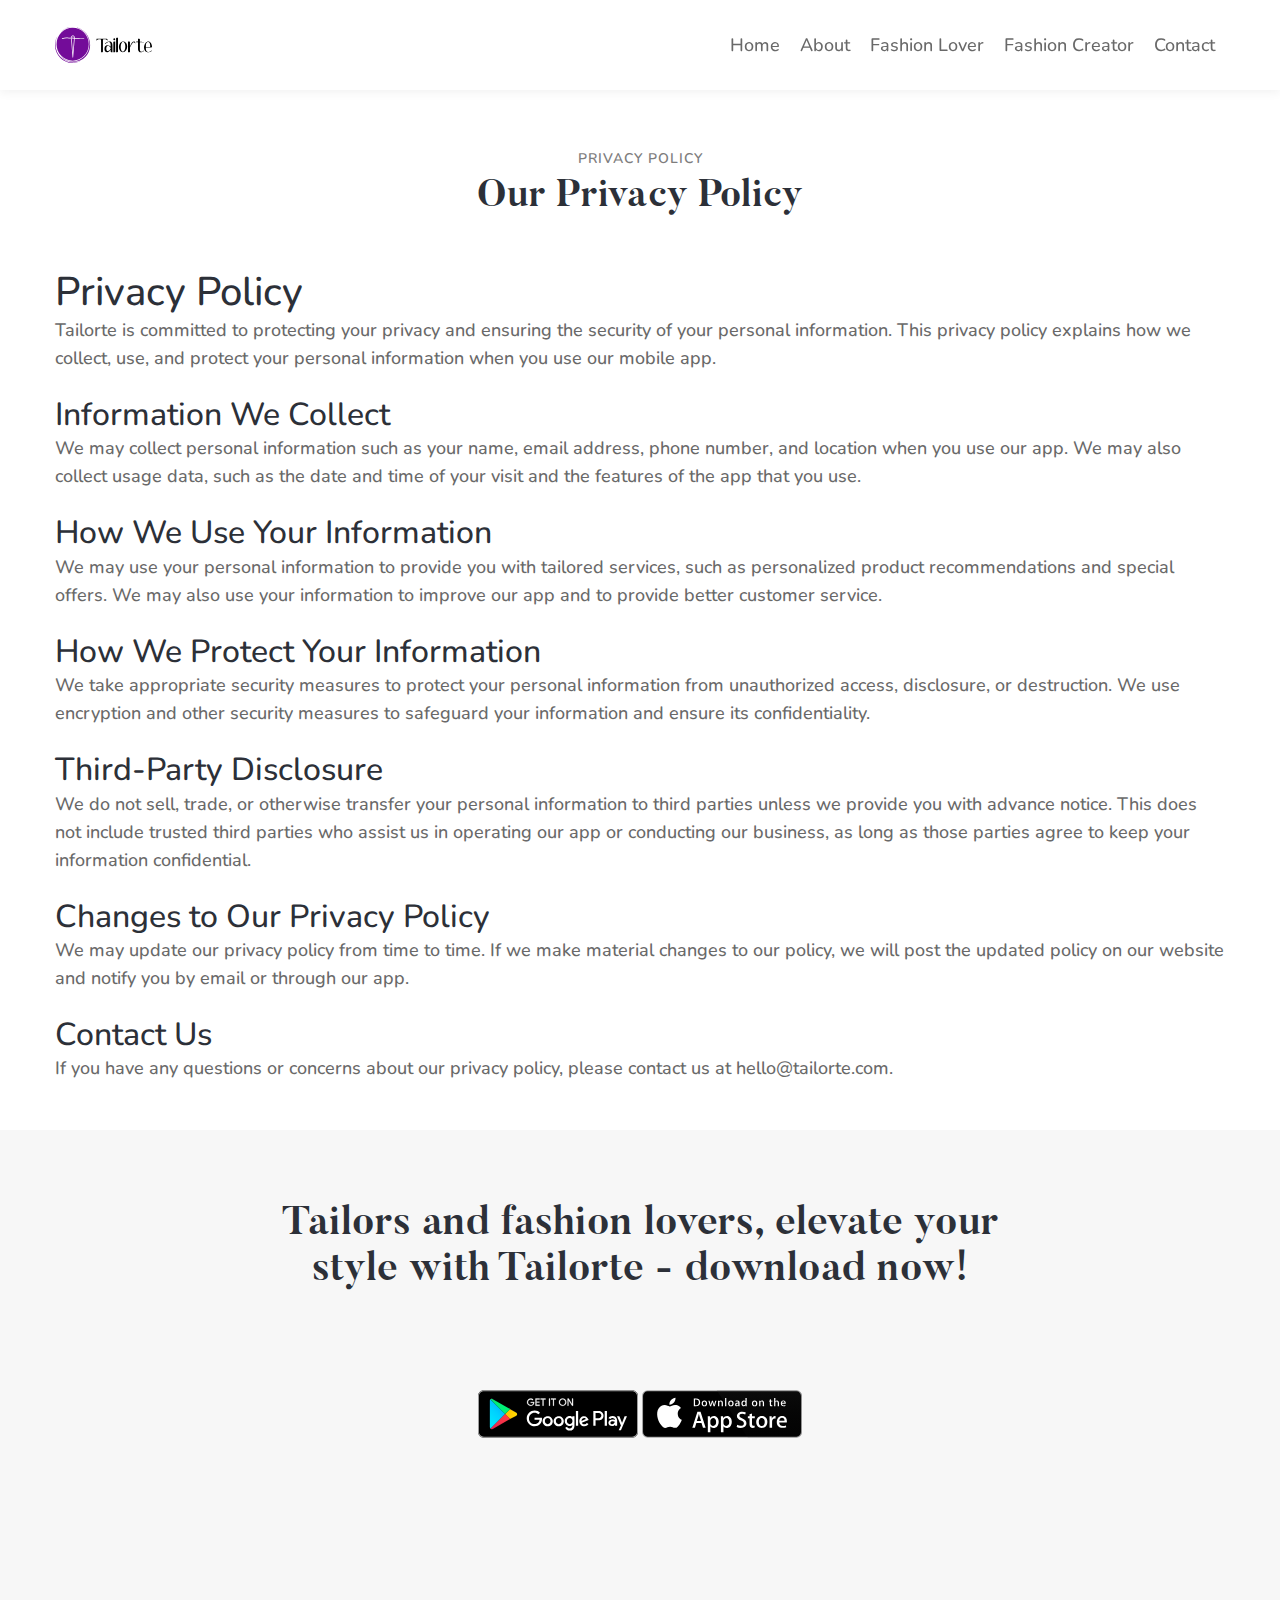
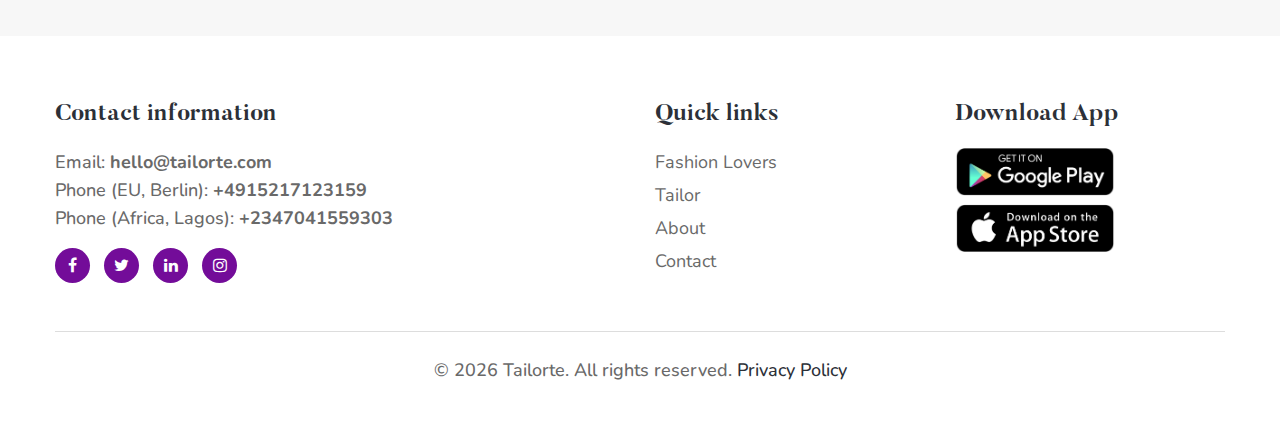
<file: privacy-policy/index.html>
<!doctype html>
<html lang="en">
  <head>
    <meta charset="utf-8">

    <title>Privacy Policy :: Tailorte</title>
    <meta name="viewport" content="width=device-width, initial-scale=1, shrink-to-fit=no">
    <meta name="description" content="Discover the latest fashion trends, browse, purchase unique garments, and connect with experienced tailors/fashion creators to create custom-made styles that reflect your unique personality" />
    <meta name="keywords" content="Tailor App, Fashion App, Tailorte Fashion App, Clothing, What, how, who, where, when, custom, business, wears, native, attire, local" />
    <meta content="../assets/images/tailorte-icon-color.png" itemProp="image" />

    <link href="https://fonts.googleapis.com/css?family=Nunito:400,700&display=swap" rel="stylesheet">

    <link rel="stylesheet" href="/../assets/css/style.css">
	<link rel="icon" type="image/png" sizes="32x32" href="/../assets/images/favicon-32x32.png">
  </head>
  <body>
<!-- header -->
<header id="site-header" class="fixed-top">
  <div class="container">
      <nav class="navbar navbar-expand-lg stroke">

      <a class="navbar-brand" href="/">
          <img src="/../assets/images/Tailorte-logo.svg" alt="Tailorte-logo" title="Tailorte-logo"  />
      </a> 
          <button class="navbar-toggler  collapsed bg-gradient" type="button" data-toggle="collapse"
              data-target="#navbarTogglerDemo02" aria-controls="navbarTogglerDemo02" aria-expanded="false"
              aria-label="Toggle navigation">
              <span class="navbar-toggler-icon fa icon-expand fa-bars"></span>
              <span class="navbar-toggler-icon fa icon-close fa-times"></span>
              </span>
          </button>

          <div class="collapse navbar-collapse" id="navbarTogglerDemo02">
              <ul class="navbar-nav ml-auto">
                  <li class="nav-item">
                      <a class="nav-link" href="/">Home </a>
                  </li>
                  <li class="nav-item">
                      <a class="nav-link" href="/about">About</a>
                  </li>
                  <li class="nav-item @@pages__active">
                      <a class="nav-link" href="/fashion-lover">Fashion Lover</a>
                  </li>
					<li class="nav-item @@pages__active">
                      
                      <a class="nav-link" href="/tailor">Fashion Creator</a>
                  </li>
					<!-- <li class="nav-item">
                      <a class="nav-link" href="/pricing">Pricing</a>
                  </li> -->
                  <li class="nav-item @@contact__active">
                      <a class="nav-link" href="/contact">Contact</a>
                  </li>
                
              </ul>
          </div>
         
      </nav>
  </div>
</header>
<!-- //About -->
<br/>
<br/>
<br/>
<br/>
<section class="pricing py-5">
  <div class="container">
<h5 class="title-small text-center">Privacy Policy</h5>
            <h3 class="title-big mb-5 text-center customFontClass">Our Privacy Policy</h3>
  <h1>Privacy Policy</h1>
	<p>Tailorte is committed to protecting your privacy and ensuring the security of your personal information. This privacy policy explains how we collect, use, and protect your personal information when you use our mobile app.</p>
	<br/><h2>Information We Collect</h2>
	<p>We may collect personal information such as your name, email address, phone number, and location when you use our app. We may also collect usage data, such as the date and time of your visit and the features of the app that you use.</p>
	<br/><h2>How We Use Your Information</h2>
	<p>We may use your personal information to provide you with tailored services, such as personalized product recommendations and special offers. We may also use your information to improve our app and to provide better customer service.</p>
	<br/><h2>How We Protect Your Information</h2>
	<p>We take appropriate security measures to protect your personal information from unauthorized access, disclosure, or destruction. We use encryption and other security measures to safeguard your information and ensure its confidentiality.</p>
	<br/><h2>Third-Party Disclosure</h2>
	<p>We do not sell, trade, or otherwise transfer your personal information to third parties unless we provide you with advance notice. This does not include trusted third parties who assist us in operating our app or conducting our business, as long as those parties agree to keep your information confidential.</p>
	<br/><h2>Changes to Our Privacy Policy</h2>
	<p>We may update our privacy policy from time to time. If we make material changes to our policy, we will post the updated policy on our website and notify you by email or through our app.</p>
	<br/><h2>Contact Us</h2>
	<p>If you have any questions or concerns about our privacy policy, please contact us at hello@tailorte.com.</p>
  </div>
</section>
<!--/w3l-download-main-->
	<section class="w3l-download-main">
		<!--/download-->
		<div class="download-content text-center py-5">
			<div class="container py-lg-4">
				<h3 class="title-big customFontClass">Tailors and fashion lovers, elevate your <br/>style with Tailorte - download now!</h3>
				
				<div class="banner-button">
				 <a href="#url"><img src="/../assets/images/google-play-badge.svg" alt="" width="160" class="img-fluid"></a>
				<a href="#url"><img src="/../assets/images/download-on-the-app-store.svg" alt="" width="160" class="img-fluid"></a>
				</div>
			</div>
		</div>
		</div>
		<!--//download-->
	</section>
	<!--//w3l-download-main-->
  <!-- footer-28 block -->
  <section class="app-footer">
    <footer class="footer-28">
      <div class="footer-bg-layer">
        <div class="container py-lg-3">
          <div class="row footer-top-28">
            <div class="col-lg-6 footer-list-28 mt-5">
              <h6 class="footer-title-28 customFontClass">Contact information</h6>
              <p>Email: <strong>hello@tailorte.com</strong></p>
              <p>Phone (EU, Berlin): <strong>+4915217123159</strong></p>
              <p>Phone (Africa, Lagos): <strong>+2347041559303</strong></p>

              <div class="main-social-footer-28 mt-3">
                <ul class="social-icons">
                  <li class="dribbble">
                    <a href="https://www.facebook.com/TailorteApp" title="Facebook">
                      <span class="fa fa-facebook" aria-hidden="true"></span>
                    </a>
                  </li>
                  <li class="dribbble">
                    <a href="https://twitter.com/tailorteApp" title="Twitter">
                      <span class="fa fa-twitter" aria-hidden="true"></span>
                    </a>
                  </li>
                  <li class="dribbble">
                    <a href="https://www.linkedin.com/company/tailorte" title="Linkedin">
                      <span class="fa fa-linkedin" aria-hidden="true"></span>
                    </a>
                  </li>
                  <li class="dribbble">
                    <a href="https://instagram.com/tailorteApp" title="Instagram">
                      <span class="fa fa-instagram" aria-hidden="true"></span>
                    </a>
                  </li>
                </ul>
              </div>
            </div>
            <div class="col-lg-6">
              <div class="row">
                <div class="col-md-6 col-6 footer-list-28 mt-5">
                  <h6 class="footer-title-28 customFontClass">Quick links</h6>
                  <ul>
                     <li><a href="/fashion-lover">Fashion Lovers</a></li>
					<li><a href="/tailor">Tailor</a></li>
					<li><a href="/about">About</a></li>
                    <!-- <li><a href="/pricing">Pricing</a></li> -->
                    <li><a href="/contact">Contact</a></li>
                  </ul>
                </div>
                
                <div class="col-md-6 footer-list-28 mt-5">
                  <h6 class="footer-title-28 customFontClass">Download App</h6>
                  <a href="#playstore"><img src="/../assets/images/googleplay.png" class="img-fluid" alt="playstore" width="160"></a>
                  <a href="#appstore"><img src="/../assets/images/appstore.png" class="img-fluid mt-md-2" alt="playstore" width="160"></a>
                </div>
              </div>
            </div>
          </div>
          <div class="midd-footer-28 align-center py-4 mt-5">
            <p class="copy-footer-28 text-center"> &copy; <script>document.write(/\d{4}/.exec(Date())[0])</script>
 Tailorte. All rights reserved. <a href="/privacy-policy">Privacy Policy</a>
          </div>
        </div>


      </div>
    </footer>

    <!-- move top -->
    <button onclick="topFunction()" id="movetop" title="Go to top">
      &#10548;
    </button>
    <script>
      // When the user scrolls down 20px from the top of the document, show the button
      window.onscroll = function () {
        scrollFunction()
      };

      function scrollFunction() {
        if (document.body.scrollTop > 20 || document.documentElement.scrollTop > 20) {
          document.getElementById("movetop").style.display = "block";
        } else {
          document.getElementById("movetop").style.display = "none";
        }
      }

      // When the user clicks on the button, scroll to the top of the document
      function topFunction() {
        document.body.scrollTop = 0;
        document.documentElement.scrollTop = 0;
      }
    </script>
    <!-- /move top -->
  </section>
  <!-- //footer-28 block -->

  <!-- all js scripts and files here -->

  <script src="/../assets/js/theme-change.js"></script><!-- theme switch js (light and dark)-->

  <script src="/../assets/js/jquery-3.3.1.min.js"></script><!-- default jQuery -->

<!-- magnific popup -->
<script src="/../assets/js/jquery.magnific-popup.min.js"></script>
<script>
  $(document).ready(function () {
    $('.popup-with-zoom-anim').magnificPopup({
      type: 'inline',

      fixedContentPos: false,
      fixedBgPos: true,

      overflowY: 'auto',

      closeBtnInside: true,
      preloader: false,

      midClick: true,
      removalDelay: 300,
      mainClass: 'my-mfp-zoom-in'
    });

    $('.popup-with-move-anim').magnificPopup({
      type: 'inline',

      fixedContentPos: false,
      fixedBgPos: true,

      overflowY: 'auto',

      closeBtnInside: true,
      preloader: false,

      midClick: true,
      removalDelay: 300,
      mainClass: 'my-mfp-slide-bottom'
    });
  });
</script>
<!-- magnific popup -->


<script src="/../assets/js/owl.carousel.js"></script>
<!-- script for tesimonials carousel slider -->
<script>
  $(document).ready(function () {
    $("#owl-demo1").owlCarousel({
      loop: true,
      margin: 0,
      nav: false,
      responsiveClass: true,
      responsive: {
        0: {
          items: 2,
          nav: false
        },
        736: {
          items: 3,
          nav: false
        },
        1000: {
          items: 4,
          nav: false,
          loop: false
        }
      }
    })
  })
</script>
<!-- //script for tesimonials carousel slider -->

  <!-- stats number counter-->
  <script src="/../assets/js/jquery.waypoints.min.js"></script>
  <script src="/../assets/js/jquery.countup.js"></script>
  <script>
    $('.counter').countUp();
  </script>
  <!-- //stats number counter -->

  <!-- disable body scroll which navbar is in active -->
  <script>
    $(function () {
      $('.navbar-toggler').click(function () {
        $('body').toggleClass('noscroll');
      })
    });
  </script>
  <!-- disable body scroll which navbar is in active -->

  <!--/MENU-JS-->
  <script>
    $(window).on("scroll", function () {
      var scroll = $(window).scrollTop();

      if (scroll >= 80) {
        $("#site-header").addClass("nav-fixed");
      } else {
        $("#site-header").removeClass("nav-fixed");
      }
    });

    //Main navigation Active Class Add Remove
    $(".navbar-toggler").on("click", function () {
      $("header").toggleClass("active");
    });
    $(document).on("ready", function () {
      if ($(window).width() > 991) {
        $("header").removeClass("active");
      }
      $(window).on("resize", function () {
        if ($(window).width() > 991) {
          $("header").removeClass("active");
        }
      });
    });
  </script>
  <!--//MENU-JS-->

  <!-- bootstrap js -->
  <script src="/../assets/js/bootstrap.min.js"></script>

  </body>

  </html>
</file>
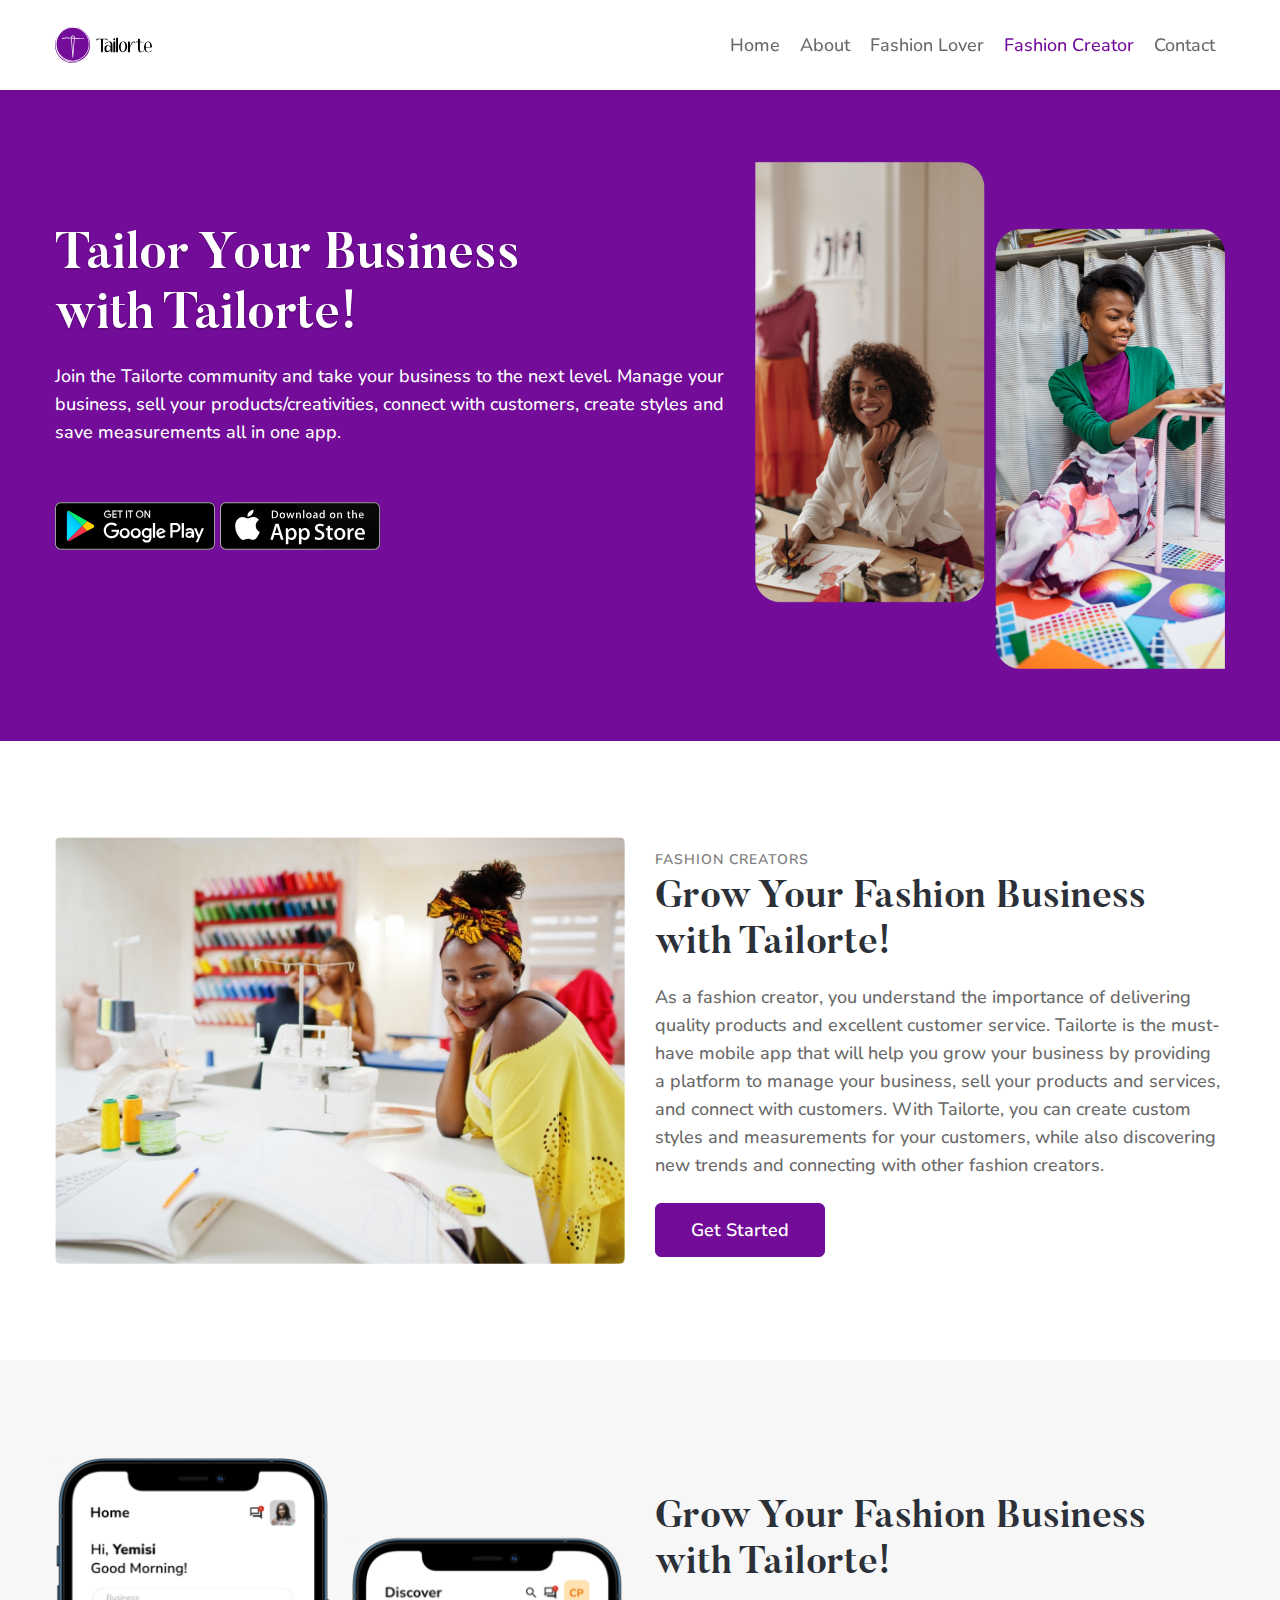
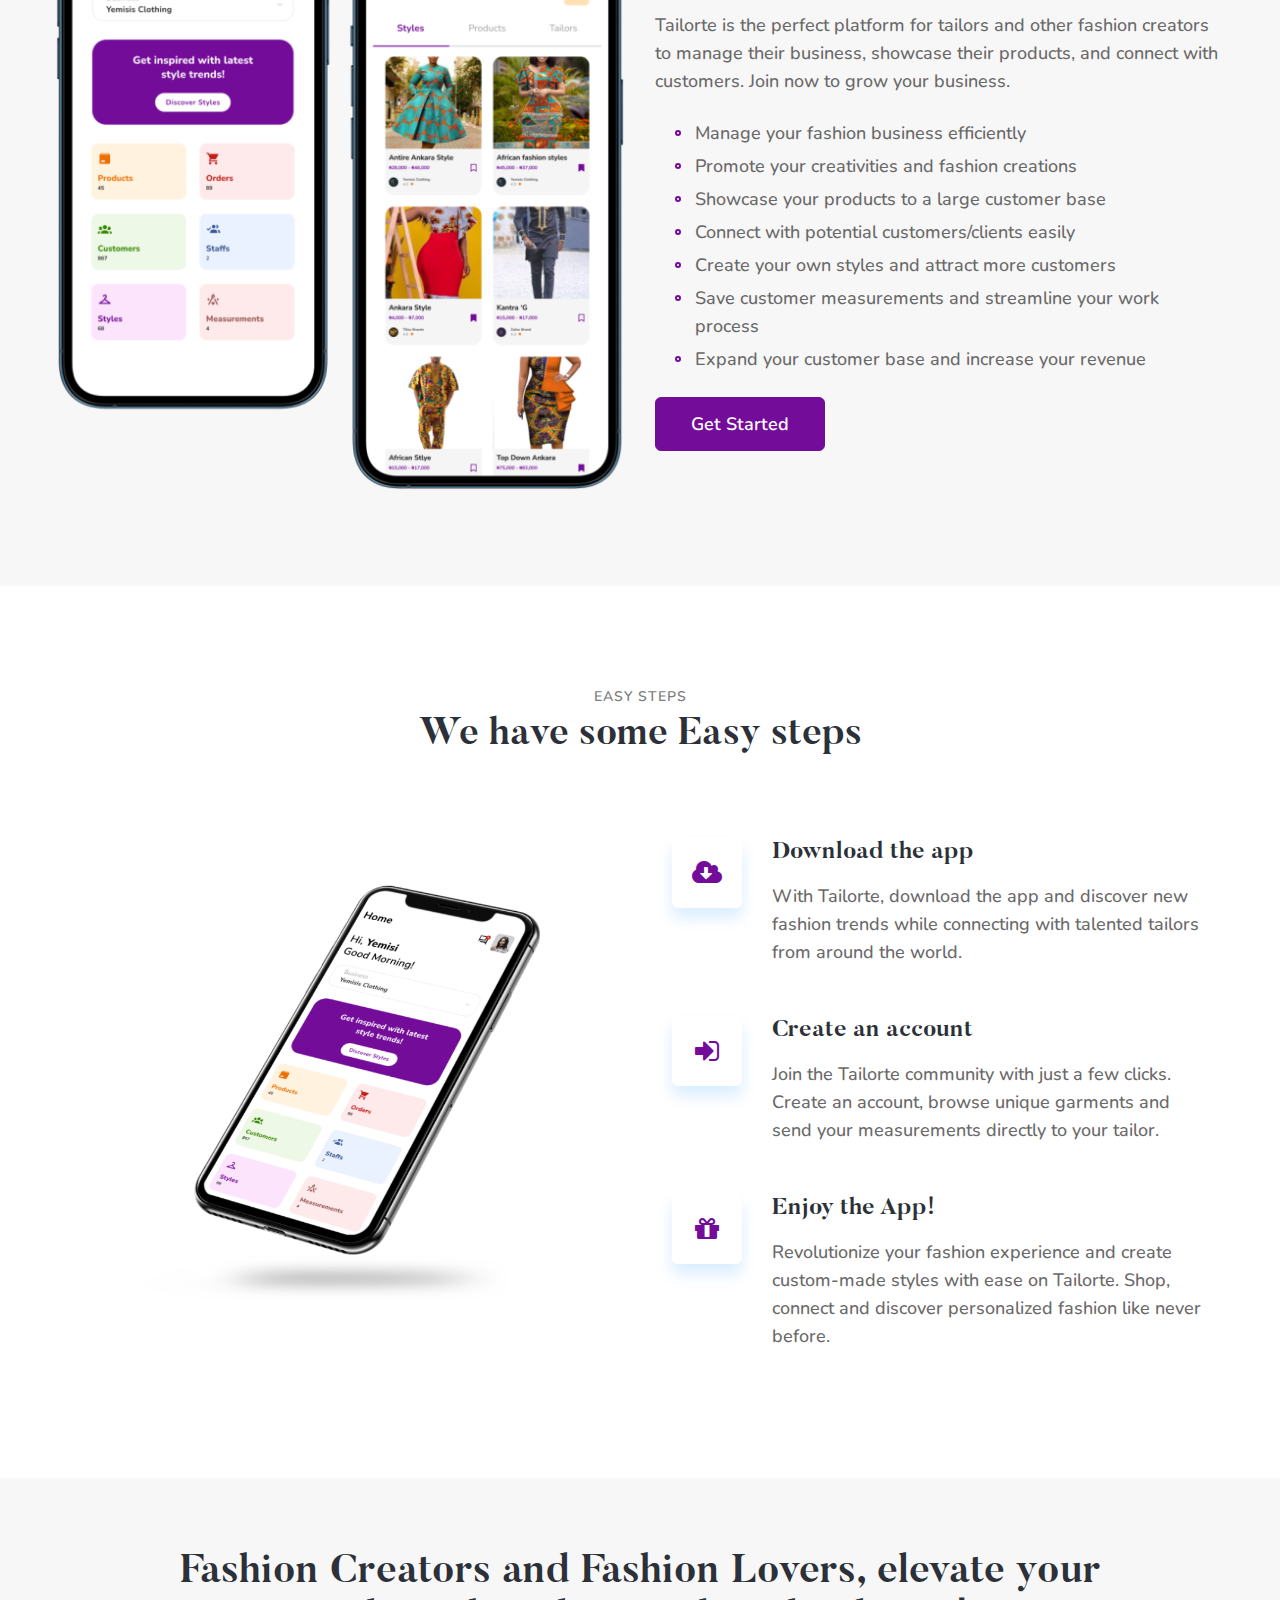
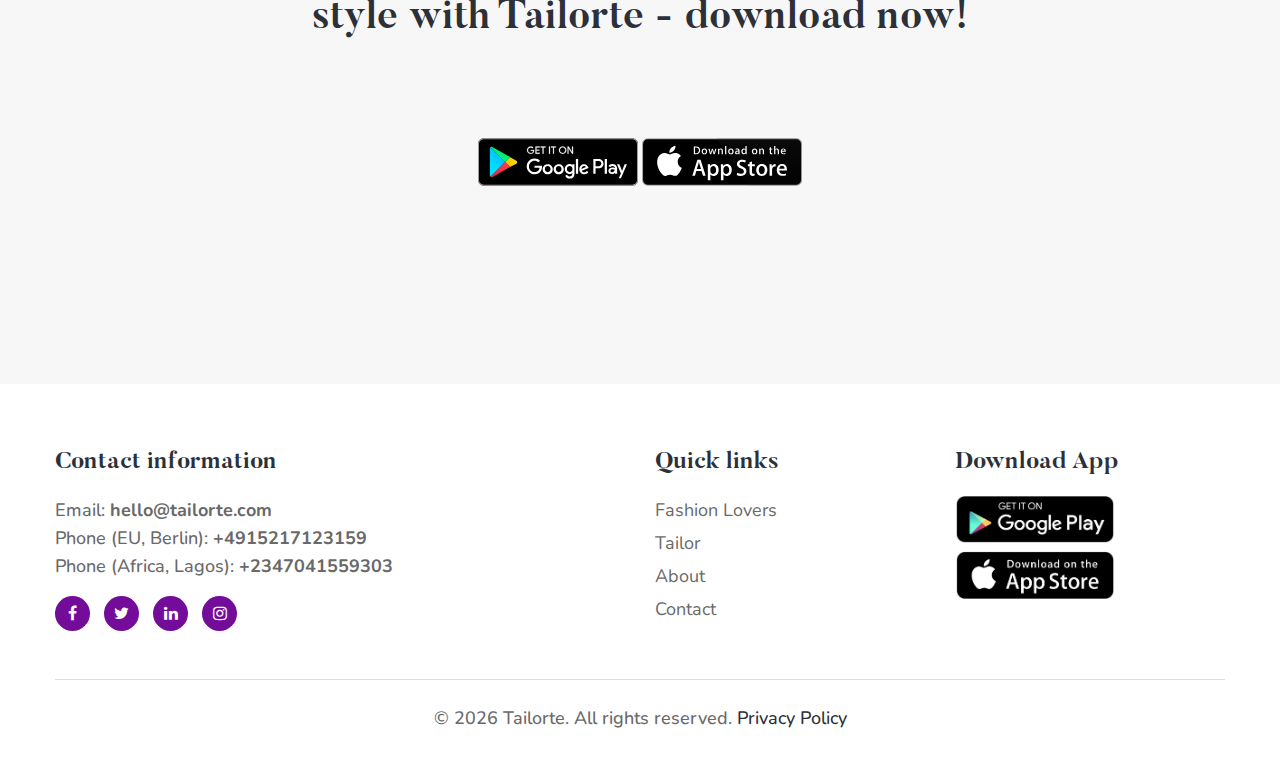
<file: tailor/index.html>
<!doctype html>
<html lang="en">

<head>
  <meta charset="utf-8">

  <title>Fashion Creator :: Tailorte</title>
  <meta name="viewport" content="width=device-width, initial-scale=1, shrink-to-fit=no">
  <meta name="description" content="Discover the latest fashion trends, browse, purchase unique garments, and connect with experienced tailors/fashion creators to create custom-made styles that reflect your unique personality" />
  <meta name="keywords" content="Tailor App, Fashion App, Tailorte Fashion App, Clothing, What, how, who, where, when, custom, business, wears, native, attire, local" />
  <meta content="../assets/images/tailorte-icon-color.png" itemProp="image" />


  <link href="https://fonts.googleapis.com/css?family=Nunito:400,700&display=swap" rel="stylesheet">

  <link rel="stylesheet" href="/../assets/css/style.css">
  <link rel="icon" type="image/png" sizes="32x32" href="/../assets/images/favicon-32x32.png">
  <link rel="stylesheet" href="https://cdnjs.cloudflare.com/ajax/libs/animate.css/4.1.1/animate.min.css" />
</head>

<body>
  <!-- header -->
  <header id="site-header" class="fixed-top">
    <div class="container">
      <nav class="navbar navbar-expand-lg stroke">

        <a class="navbar-brand" href="/">
          <img src="/../assets/images/Tailorte-logo.svg" alt="Tailorte-logo" title="Tailorte-logo" />
        </a>
        <button class="navbar-toggler  collapsed bg-gradient" type="button" data-toggle="collapse"
          data-target="#navbarTogglerDemo02" aria-controls="navbarTogglerDemo02" aria-expanded="false"
          aria-label="Toggle navigation">
          <span class="navbar-toggler-icon fa icon-expand fa-bars"></span>
          <span class="navbar-toggler-icon fa icon-close fa-times"></span>
          </span>
        </button>

        <div class="collapse navbar-collapse" id="navbarTogglerDemo02">
          <ul class="navbar-nav ml-auto">
            <li class="nav-item">
              <a class="nav-link" href="/">Home </a>
            </li>
            <li class="nav-item @@about__active">
              <a class="nav-link" href="/about">About</a>
            </li>
            <li class="nav-item">
              <a class="nav-link" href="/fashion-lover">Fashion Lover </a>
            </li>
            <li class="nav-item active">

              <a class="nav-link" href="/tailor">Fashion Creator <span class="sr-only">(current)</span></a>
            </li>
            <!-- <li class="nav-item @@pages__active">
              <a class="nav-link" href="/pricing">Pricing</a>
            </li> -->
            <li class="nav-item @@contact__active">
              <a class="nav-link" href="/contact">Contact</a>
            </li>

          </ul>
        </div>

      </nav>
    </div>
  </header>
  <!-- //header -->
  <!-- banner -->
  <section class="banner w3pvt-banner" id="home">
    <div class="container py-5">
      <div class="banner-text py-md-4">
        <div class="row banner-info">
          <div class="col-lg-7 w3pvt-logo align-self">
            <h2 class="customFontClass">Tailor Your Business <br /> with Tailorte! </h2>
            <p class="mt-3">Join the Tailorte community and take your business to the next level. Manage your business,
              sell your products/creativities, connect with customers, create styles and save measurements all in one app. </p>
            <p>
              <a href="#appstore"><img src="/../assets/images/google-play-badge.svg" class="img-fluid" alt=""
                  width="160"></a>
              <a href="#playstore"><img src="/../assets/images/download-on-the-app-store.svg" class="img-fluid" alt=""
                  width="160"></a>
            </p>

          </div>
          <div class="col-lg-5 col-md-7 mt-lg-0 mt-4">
            <img src="/../assets/images/tailorte_fashion_tailor.png" alt=""
              class="img-fluid" />
          </div>
        </div>
      </div>
    </div>
  </section>
  <!-- //banner -->
  <!-- //services page block 2 -->
  <section class="w3l-index3 bg-grey">
    <div class="midd-w3 py-5">
      <div class="container py-lg-5 py-md-3">
        <div class="row">
          <div class="col-lg-6">
            <img src="/../assets/images/image1.jpg" alt="" class="img-fluid radius-image">
          </div>
          <div class="col-lg-6 mt-lg-0 mt-md-5 mt-4 about-right-faq align-self">
            <h5 class="title-small">Fashion Creators</h5>
            <h3 class="title-big customFontClass">Grow Your Fashion Business with Tailorte!</h3>
            <p class="mt-3">As a fashion creator, you understand the importance of delivering quality products and excellent
              customer service. Tailorte is the must-have mobile app that will help you grow your business by
              providing a platform to manage your business, sell your products and services, and connect with customers. With
              Tailorte, you can create custom styles and measurements for your customers, while also discovering new
              trends and connecting with other fashion creators.</p>

            <a href="https://app.tailorte.com" class="btn btn-style btn-primary mt-4 ">Get Started</a>
          </div>
        </div>
      </div>
    </div>
  </section>
  <section class="w3l-features py-5" id="features">
    <div class="call-w3 py-lg-5 py-md-4">
      <div class="container">
        <div class="row main-cont-wthree-2">
          <div class="col-lg-6 feature-grid-right mt-lg-0 mt-5">
            <img src="/../assets/images/Tailorte-app-01.png" alt="" class="img-fluid">
          </div>
          <div class="col-lg-6 feature-grid-left">
            <h3 class="title-big customFontClass mb-4">Grow Your Fashion Business with Tailorte!</h3>
            <p class="text-para">Tailorte is the perfect platform for tailors and other fashion creators to manage their business, showcase their
              products, and connect with customers. Join now to grow your business. </p>
            <ol class="w3l-right mt-4 mb-0">
              <li>Manage your fashion business efficiently</li>
              <li>Promote your creativities and fashion creations</li>
              <li>Showcase your products to a large customer base</li>
              <li>Connect with potential customers/clients easily</li>
              <li>Create your own styles and attract more customers</li>
              <li>Save customer measurements and streamline your work process</li>
              <li>Expand your customer base and increase your revenue</li>
            </ol>

            <a href="https://app.tailorte.com" class="btn btn-style btn-primary mt-4 ">Get Started</a>
          </div>

        </div>
      </div>
    </div>
  </section>
  <!-- middle -->
  <section class="w3l-specification-6 py-5" style="background:#ffffff;">
    <!-- /specification-6-->
    <div class="specification-6-mian py-lg-5 py-md-4">
      <div class="container">
        <h5 class="title-small text-center">Easy steps</h5>
        <h3 class="title-big mb-5 text-center customFontClass">We have some Easy steps</h3>
        <div class="align-counter-6-inf-cols row">
          <div class="counter-6-inf-left col-lg-6 text-center align-self">
            <img src="/../assets/images/Tailorte-app-tailor.png" alt="Tailorte-app-tailor" class="mg-fluid radius-image"
              width="400">
          </div>
          <div class="counter-6-inf-right col-lg-6">
            <div class="specification">
              <div class="specification-icon">
                <span class="fa color-orange fa-cloud-download"></span>
              </div>
              <div class="specification-info">
                <h6 class="customFontClass"><a href="#">Download the app</a></h6>
                <p>With Tailorte, download the app and discover new fashion trends while connecting with talented
                  tailors from around the world.</p>
              </div>

            </div>
            <div class="specification">
              <div class="specification-icon">
                <span class="fa color-green fa-sign-in"></span>
              </div>
              <div class="specification-info">
                <h6 class="customFontClass"><a href="https://app.tailorte.com">Create an account</a></h6>
                <p>Join the Tailorte community with just a few clicks. Create an account, browse unique garments and
                  send your measurements directly to your tailor.</p>
              </div>

            </div>
            <div class="specification">
              <div class="specification-icon">
                <span class="fa color-blue fa-gift"></span>
              </div>
              <div class="specification-info">
                <h6 class="customFontClass"><a href="#">Enjoy the App!</a></h6>
                <p>Revolutionize your fashion experience and create custom-made styles with ease on Tailorte. Shop,
                  connect and discover personalized fashion like never before.</p>
              </div>

            </div>
          </div>
        </div>
      </div>
    </div>
  </section>
  <!-- //specification-6-->
  <!--/w3l-download-main-->
  <section class="w3l-download-main">
    <!--/download-->
    <div class="download-content text-center py-5">
      <div class="container py-lg-4">
        <h3 class="title-big customFontClass">Fashion Creators and Fashion Lovers, elevate your <br />style with Tailorte -
          download now!</h3>

        <div class="banner-button">
          <a href="#url"><img src="/../assets/images/google-play-badge.svg" alt="" width="160" class="img-fluid"></a>
          <a href="#url"><img src="/../assets/images/download-on-the-app-store.svg" alt="" width="160"
              class="img-fluid"></a>
        </div>
      </div>
    </div>
    </div>
    <!--//download-->
  </section>
  <!--//w3l-download-main-->
  <!-- footer-28 block -->
  <section class="app-footer">
    <footer class="footer-28">
      <div class="footer-bg-layer">
        <div class="container py-lg-3">
          <div class="row footer-top-28">
            <div class="col-lg-6 footer-list-28 mt-5">
              <h6 class="footer-title-28 customFontClass">Contact information</h6>
              <p>Email: <strong>hello@tailorte.com</strong></p>
              <p>Phone (EU, Berlin): <strong>+4915217123159</strong></p>
              <p>Phone (Africa, Lagos): <strong>+2347041559303</strong></p>

              <div class="main-social-footer-28 mt-3">
                <ul class="social-icons">
                  <li class="dribbble">
                    <a href="https://www.facebook.com/TailorteApp" title="Facebook">
                      <span class="fa fa-facebook" aria-hidden="true"></span>
                    </a>
                  </li>
                  <li class="dribbble">
                    <a href="https://twitter.com/tailorteApp" title="Twitter">
                      <span class="fa fa-twitter" aria-hidden="true"></span>
                    </a>
                  </li>
                  <li class="dribbble">
                    <a href="https://www.linkedin.com/company/tailorte" title="Linkedin">
                      <span class="fa fa-linkedin" aria-hidden="true"></span>
                    </a>
                  </li>
                  <li class="dribbble">
                    <a href="https://instagram.com/tailorteApp" title="Instagram">
                      <span class="fa fa-instagram" aria-hidden="true"></span>
                    </a>
                  </li>
                </ul>
              </div>
            </div>
            <div class="col-lg-6">
              <div class="row">
                <div class="col-md-6 col-6 footer-list-28 mt-5">
                  <h6 class="footer-title-28 customFontClass">Quick links</h6>
                  <ul>
                    <li><a href="/fashion-lover">Fashion Lovers</a></li>
                    <li><a href="/tailor">Tailor</a></li>
                    <li><a href="/about">About</a></li>
                    <!-- <li><a href="/pricing">Pricing</a></li> -->
                    <li><a href="/contact">Contact</a></li>
                  </ul>
                </div>

                <div class="col-md-6 footer-list-28 mt-5">
                  <h6 class="footer-title-28 customFontClass">Download App</h6>
                  <a href="#playstore"><img src="/../assets/images/googleplay.png" class="img-fluid" alt="playstore"
                      width="160"></a>
                  <a href="#appstore"><img src="/../assets/images/appstore.png" class="img-fluid mt-md-2"
                      alt="playstore" width="160"></a>
                </div>
              </div>
            </div>
          </div>
          <div class="midd-footer-28 align-center py-4 mt-5">
            <p class="copy-footer-28 text-center"> &copy;
              <script>document.write(/\d{4}/.exec(Date())[0])</script>
              Tailorte. All rights reserved. <a href="/privacy-policy">Privacy Policy</a>
          </div>
        </div>


      </div>
    </footer>

    <!-- move top -->
    <button onclick="topFunction()" id="movetop" title="Go to top">
      &#10548;
    </button>
    <script>
      // When the user scrolls down 20px from the top of the document, show the button
      window.onscroll = function () {
        scrollFunction()
      };

      function scrollFunction() {
        if (document.body.scrollTop > 20 || document.documentElement.scrollTop > 20) {
          document.getElementById("movetop").style.display = "block";
        } else {
          document.getElementById("movetop").style.display = "none";
        }
      }

      // When the user clicks on the button, scroll to the top of the document
      function topFunction() {
        document.body.scrollTop = 0;
        document.documentElement.scrollTop = 0;
      }
    </script>
    <!-- /move top -->
  </section>
  <!-- //footer-28 block -->

  <!-- all js scripts and files here -->

  <script src="/../assets/js/theme-change.js"></script><!-- theme switch js (light and dark)-->

  <script src="/../assets/js/jquery-3.3.1.min.js"></script><!-- default jQuery -->

  <!-- magnific popup -->
  <script src="/../assets/js/jquery.magnific-popup.min.js"></script>
  <script>
    $(document).ready(function () {
      $('.popup-with-zoom-anim').magnificPopup({
        type: 'inline',

        fixedContentPos: false,
        fixedBgPos: true,

        overflowY: 'auto',

        closeBtnInside: true,
        preloader: false,

        midClick: true,
        removalDelay: 300,
        mainClass: 'my-mfp-zoom-in'
      });

      $('.popup-with-move-anim').magnificPopup({
        type: 'inline',

        fixedContentPos: false,
        fixedBgPos: true,

        overflowY: 'auto',

        closeBtnInside: true,
        preloader: false,

        midClick: true,
        removalDelay: 300,
        mainClass: 'my-mfp-slide-bottom'
      });
    });
  </script>
  <!-- magnific popup -->


  <script src="/../assets/js/owl.carousel.js"></script>
  <!-- script for tesimonials carousel slider -->
  <script>
    $(document).ready(function () {
      $("#owl-demo1").owlCarousel({
        loop: true,
        margin: 0,
        nav: false,
        responsiveClass: true,
        responsive: {
          0: {
            items: 2,
            nav: false
          },
          736: {
            items: 3,
            nav: false
          },
          1000: {
            items: 4,
            nav: false,
            loop: false
          }
        }
      })
    })
  </script>
  <!-- //script for tesimonials carousel slider -->

  <!-- stats number counter-->
  <script src="/../assets/js/jquery.waypoints.min.js"></script>
  <script src="/../assets/js/jquery.countup.js"></script>
  <script>
    $('.counter').countUp();
  </script>
  <!-- //stats number counter -->

  <!-- disable body scroll which navbar is in active -->
  <script>
    $(function () {
      $('.navbar-toggler').click(function () {
        $('body').toggleClass('noscroll');
      })
    });
  </script>
  <!-- disable body scroll which navbar is in active -->

  <!--/MENU-JS-->
  <script>
    $(window).on("scroll", function () {
      var scroll = $(window).scrollTop();

      if (scroll >= 80) {
        $("#site-header").addClass("nav-fixed");
      } else {
        $("#site-header").removeClass("nav-fixed");
      }
    });

    //Main navigation Active Class Add Remove
    $(".navbar-toggler").on("click", function () {
      $("header").toggleClass("active");
    });
    $(document).on("ready", function () {
      if ($(window).width() > 991) {
        $("header").removeClass("active");
      }
      $(window).on("resize", function () {
        if ($(window).width() > 991) {
          $("header").removeClass("active");
        }
      });
    });
  </script>
  <!--//MENU-JS-->

  <!-- bootstrap js -->
  <script src="/../assets/js/bootstrap.min.js"></script>

</body>

</html>
</file>
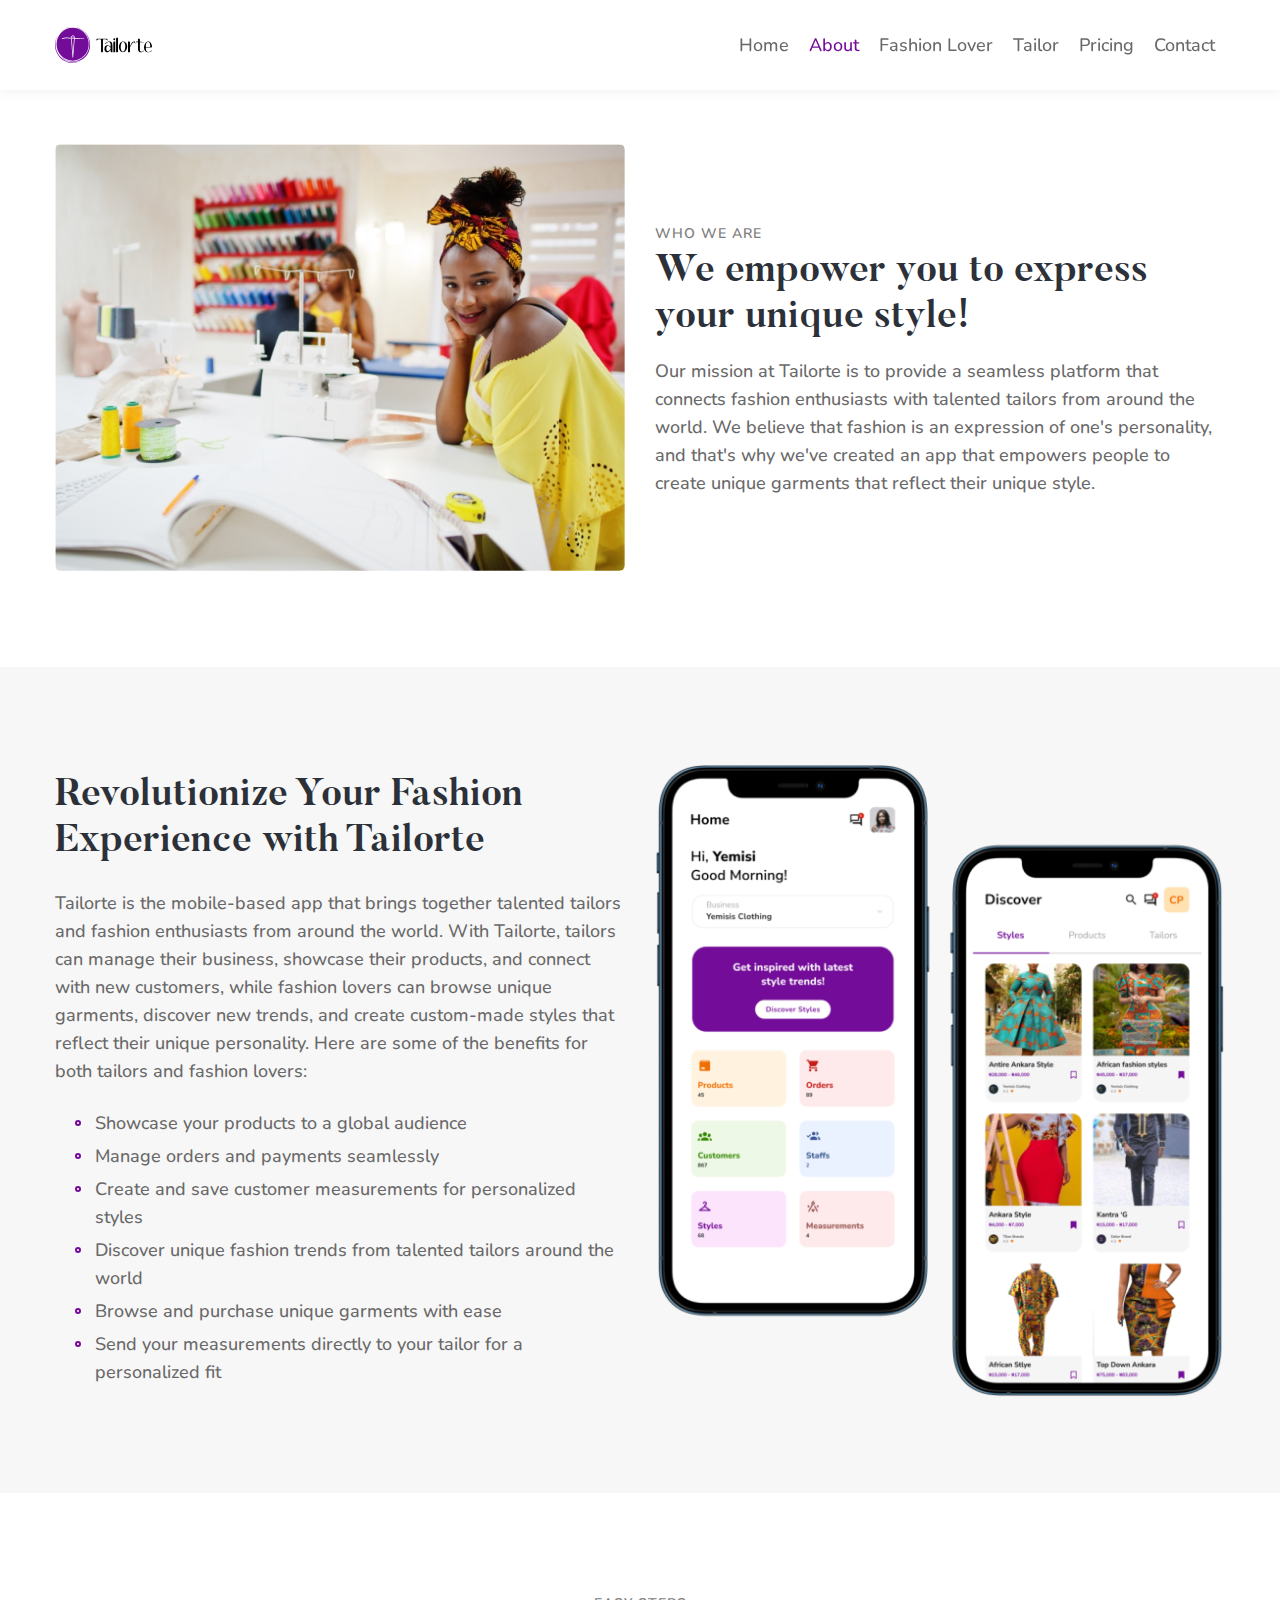
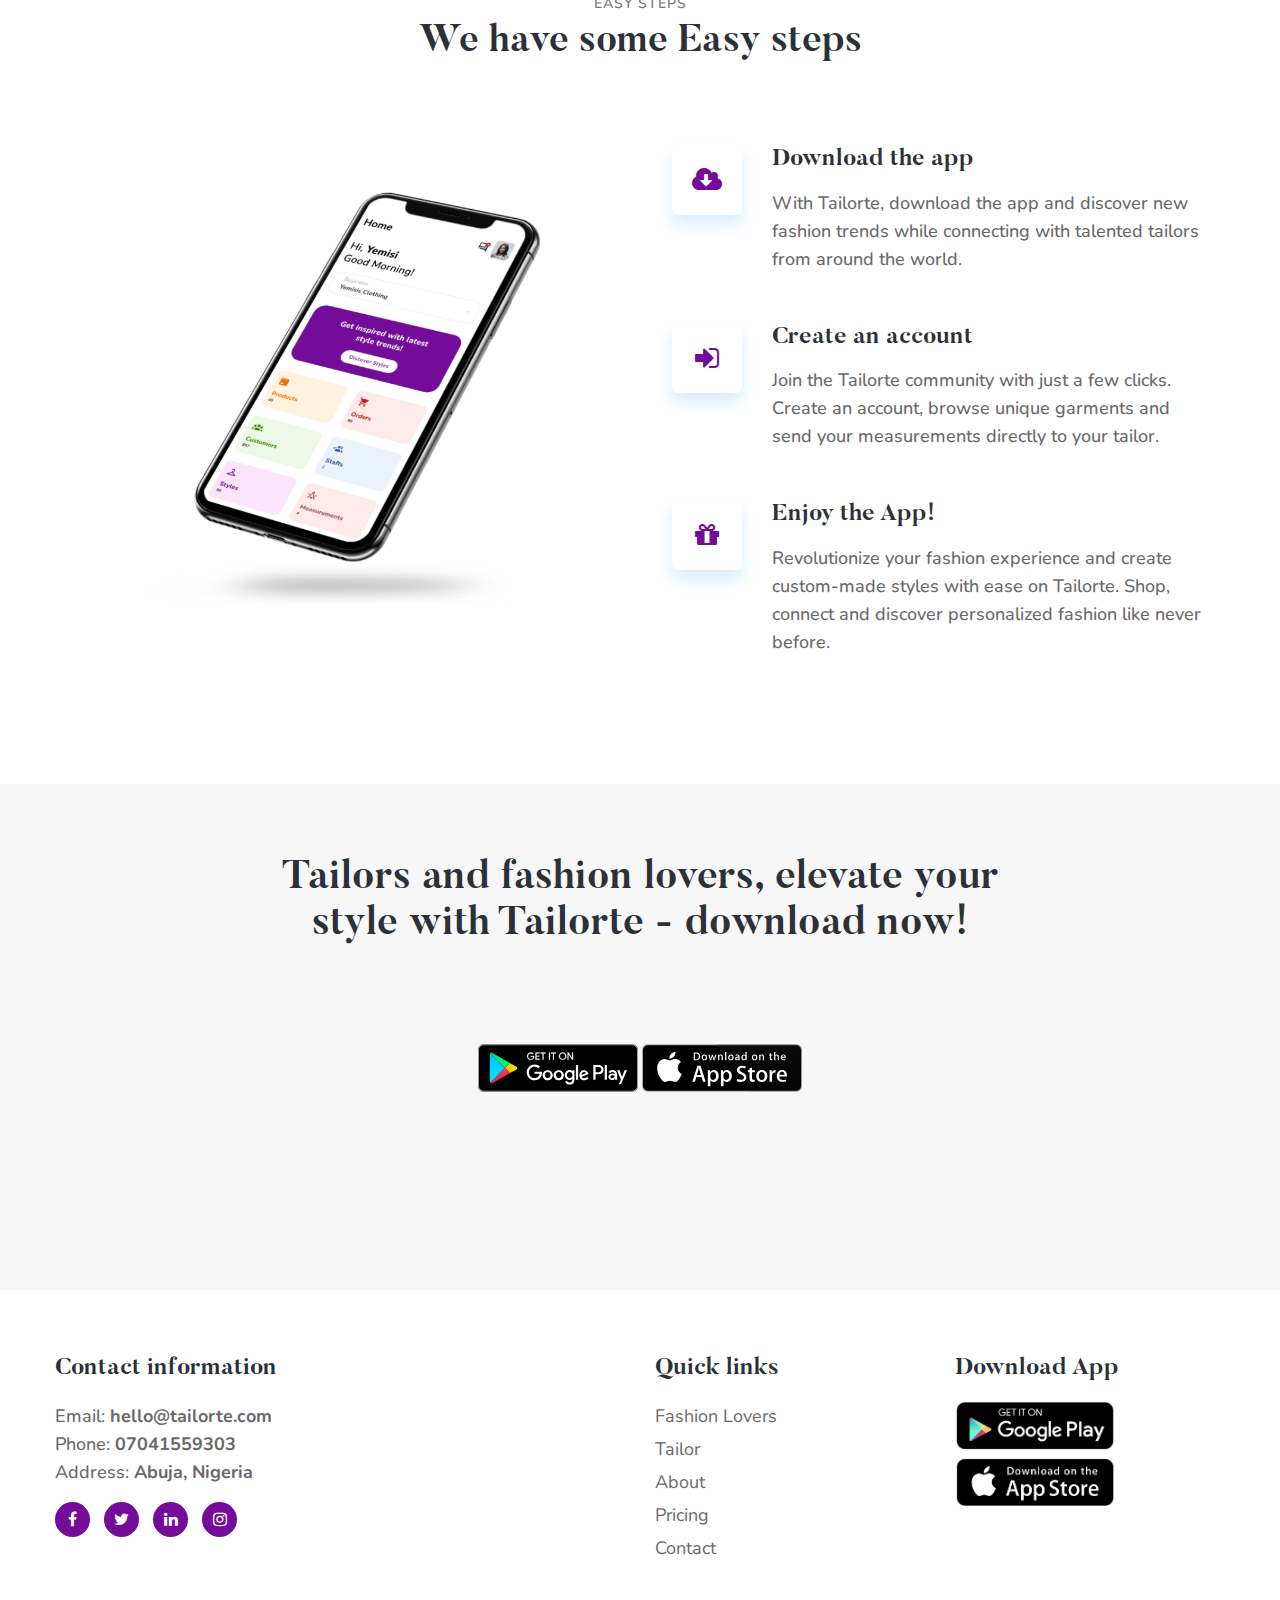
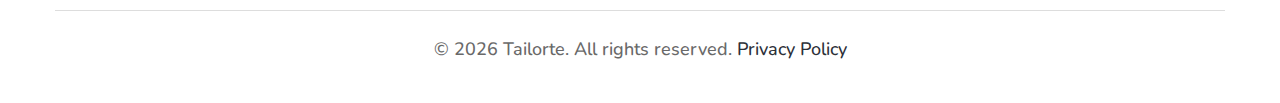
<file: about.html>
<!doctype html>
<html lang="en">
  <head>
    <meta charset="utf-8">
    <meta name="viewport" content="width=device-width, initial-scale=1, shrink-to-fit=no">
	<meta name="description" content="Welcome to Tailorte, the mobile-based app that connects fashion lovers with talented tailors. Discover the latest fashion trends, browse and purchase unique garments, and connect with experienced tailors to create custom-made styles that reflect your unique personalit">
	<meta name="keywords" content="Tailor app, Fashion App, Tailorte Fashion App">
   
    <title>About :: Tailorte</title>
    <link href="https://fonts.googleapis.com/css?family=Nunito:400,700&display=swap" rel="stylesheet">

    <link rel="stylesheet" href="assets/css/style.css">
	<link rel="icon" type="image/png" sizes="32x32" href="assets/images/favicon-32x32.png">
  </head>
  <body>
<!-- header -->
<header id="site-header" class="fixed-top">
  <div class="container">
      <nav class="navbar navbar-expand-lg stroke">

      <a class="navbar-brand" href="#index.html">
          <img src="assets/images/Tailorte-logo.svg" alt="Tailorte-logo" title="Tailorte-logo"  />
      </a> 
          <button class="navbar-toggler  collapsed bg-gradient" type="button" data-toggle="collapse"
              data-target="#navbarTogglerDemo02" aria-controls="navbarTogglerDemo02" aria-expanded="false"
              aria-label="Toggle navigation">
              <span class="navbar-toggler-icon fa icon-expand fa-bars"></span>
              <span class="navbar-toggler-icon fa icon-close fa-times"></span>
              </span>
          </button>

          <div class="collapse navbar-collapse" id="navbarTogglerDemo02">
              <ul class="navbar-nav ml-auto">
                  <li class="nav-item">
                      <a class="nav-link" href="index.html">Home <span class="sr-only">(current)</span></a>
                  </li>
                  <li class="nav-item active">
                      <a class="nav-link" href="about.html">About</a>
                  </li>
                  <li class="nav-item @@pages__active">
                      <a class="nav-link" href="fashion_lover.html">Fashion Lover</a>
                  </li>
					<li class="nav-item @@pages__active">
                      
                      <a class="nav-link" href="tailor.html">Tailor</a>
                  </li>
					<li class="nav-item @@pages__active">
                      <a class="nav-link" href="pricing.html">Pricing</a>
                  </li>
                  <li class="nav-item @@contact__active">
                      <a class="nav-link" href="contact">Contact</a>
                  </li>
                
              </ul>
          </div>
         
      </nav>
  </div>
</header>
<!-- //About -->
<br/>
<br/>
<section class="w3l-index3 bg-grey">
    <div class="midd-w3 py-5">
        <div class="container py-lg-5 py-md-3">
            <div class="row">
                <div class="col-lg-6">
                    <img src="assets/images/image1.jpg" alt="" class="img-fluid radius-image">
                </div>
                <div class="col-lg-6 mt-lg-0 mt-md-5 mt-4 about-right-faq align-self">
                    <h5 class="title-small">Who we are</h5>
                    <h3 class="title-big customFontClass">We empower you to express your unique style!</h3>
                    <p class="mt-3">Our mission at Tailorte is to provide a seamless platform that connects fashion enthusiasts with talented tailors from around the world. We believe that fashion is an expression of one's personality, and that's why we've created an app that empowers people to create unique garments that reflect their unique style.</p>
                   <!-- <a href="about.html" class="btn btn-style btn-primary mt-4">Learn More</a>-->
                </div>
            </div>
        </div>
    </div>
</section>
<!-- //About -->
<section class="w3l-features py-5" id="features">
    <div class="call-w3 py-lg-5 py-md-4">
        <div class="container">
            <div class="row main-cont-wthree-2">
                <div class="col-lg-6 feature-grid-left">
                    <h3 class="title-big mb-4 customFontClass">Revolutionize Your Fashion Experience with Tailorte</h3>
                    <p class="text-para">Tailorte is the mobile-based app that brings together talented tailors and fashion enthusiasts from around the world. With Tailorte, tailors can manage their business, showcase their products, and connect with new customers, while fashion lovers can browse unique garments, discover new trends, and create custom-made styles that reflect their unique personality. Here are some of the benefits for both tailors and fashion lovers:</p>
                    <ol class="w3l-right mt-4 mb-0">
                        <li>Showcase your products to a global audience</li>
                        <li>Manage orders and payments seamlessly</li>
                        <li>Create and save customer measurements for personalized styles</li>
                        <li>Discover unique fashion trends from talented tailors around the world</li>
                        <li>Browse and purchase unique garments with ease</li>
                        <li>Send your measurements directly to your tailor for a personalized fit</li>
                    </ol>
                
                </div>
                <div class="col-lg-6 feature-grid-right mt-lg-0 mt-5">
                    <img src="assets/images/Tailorte-app-01.png" alt="" class="img-fluid">
                </div>
            </div>
        </div>
    </div>
</section>
<section class="w3l-specification-6 py-5" style="background:#ffffff;">
    <!-- /specification-6-->
    <div class="specification-6-mian py-lg-5 py-md-4">
        <div class="container">
            <h5 class="title-small text-center">Easy steps</h5>
            <h3 class="title-big mb-5 text-center customFontClass">We have some Easy steps</h3>
            <div class="align-counter-6-inf-cols row">
                <div class="counter-6-inf-left col-lg-6 text-center align-self">
                    <img src="assets/images/Tailorte-app-tailor.png" alt="Tailorte-app-tailor" class="mg-fluid radius-image" width="400">
                </div>
                <div class="counter-6-inf-right col-lg-6">
                    <div class="specification">
                        <div class="specification-icon">
                            <span class="fa color-orange fa-cloud-download"></span>
                        </div>
                        <div class="specification-info">
                            <h6 class="customFontClass"><a href="blog-single.html">Download the app</a></h6>
                            <p>With Tailorte, download the app and discover new fashion trends while connecting with talented tailors from around the world.</p>
                        </div>

                    </div>
                    <div class="specification">
                        <div class="specification-icon">
                            <span class="fa color-green fa-sign-in"></span>
                        </div>
                        <div class="specification-info">
                            <h6 class="customFontClass"><a href="blog-single.html">Create an account</a></h6>
                            <p>Join the Tailorte community with just a few clicks. Create an account, browse unique garments and send your measurements directly to your tailor.</p>
                        </div>

                    </div>
                    <div class="specification">
                        <div class="specification-icon">
                            <span class="fa color-blue fa-gift"></span>
                        </div>
                        <div class="specification-info">
                            <h6 class="customFontClass"><a href="blog-single.html">Enjoy the App!</a></h6>
                            <p>Revolutionize your fashion experience and create custom-made styles with ease on Tailorte. Shop, connect and discover personalized fashion like never before.</p>
                        </div>

                    </div>
                </div>
            </div>
        </div>
    </div>
</section>
<!-- //specification-6-->
<!--/w3l-download-main-->
	<section class="w3l-download-main">
		<!--/download-->
		<div class="download-content text-center py-5">
			<div class="container py-lg-4">
				<h3 class="title-big customFontClass">Tailors and fashion lovers, elevate your <br/>style with Tailorte - download now!</h3>
				
				<div class="banner-button">
				 <a href="#url"><img src="assets/images/google-play-badge.svg" alt="" width="160" class="img-fluid"></a>
				<a href="#url"><img src="assets/images/download-on-the-app-store.svg" alt="" width="160" class="img-fluid"></a>
				</div>
			</div>
		</div>
		</div>
		<!--//download-->
	</section>
	<!--//w3l-download-main-->
  <!-- footer-28 block -->
  <section class="app-footer">
    <footer class="footer-28">
      <div class="footer-bg-layer">
        <div class="container py-lg-3">
          <div class="row footer-top-28">
            <div class="col-lg-6 footer-list-28 mt-5">
              <h6 class="footer-title-28 customFontClass">Contact information</h6>
              <p>Email: <strong>hello@tailorte.com</strong></p>
              <p>Phone: <strong>07041559303</strong></p>
              <p>Address: <strong>Abuja, Nigeria</strong></p>

              <div class="main-social-footer-28 mt-3">
                <ul class="social-icons">
                  <li class="dribbble">
                    <a href="https://www.facebook.com/TailorteApp" title="Facebook">
                      <span class="fa fa-facebook" aria-hidden="true"></span>
                    </a>
                  </li>
                  <li class="dribbble">
                    <a href="https://twitter.com/tailorteApp" title="Twitter">
                      <span class="fa fa-twitter" aria-hidden="true"></span>
                    </a>
                  </li>
                  <li class="dribbble">
                    <a href="https://www.linkedin.com/company/tailorte" title="Linkedin">
                      <span class="fa fa-linkedin" aria-hidden="true"></span>
                    </a>
                  </li>
                  <li class="dribbble">
                    <a href="https://instagram.com/tailorteApp" title="Instagram">
                      <span class="fa fa-instagram" aria-hidden="true"></span>
                    </a>
                  </li>
                </ul>
              </div>
            </div>
            <div class="col-lg-6">
              <div class="row">
                <div class="col-md-6 col-6 footer-list-28 mt-5">
                  <h6 class="footer-title-28 customFontClass">Quick links</h6>
                  <ul>
                     <li><a href="fashion_lover.html">Fashion Lovers</a></li>
					<li><a href="tailor.html">Tailor</a></li>
					<li><a href="about.html">About</a></li>
                    <li><a href="pricing.html">Pricing</a></li>
                    <li><a href="contact">Contact</a></li>
                  </ul>
                </div>
                
                <div class="col-md-6 footer-list-28 mt-5">
                  <h6 class="footer-title-28 customFontClass">Download App</h6>
                  <a href="#playstore"><img src="assets/images/googleplay.png" class="img-fluid" alt="playstore" width="160"></a>
                  <a href="#appstore"><img src="assets/images/appstore.png" class="img-fluid mt-md-2" alt="playstore" width="160"></a>
                </div>
              </div>
            </div>
          </div>
          <div class="midd-footer-28 align-center py-4 mt-5">
            <p class="copy-footer-28 text-center"> &copy; <script>document.write(/\d{4}/.exec(Date())[0])</script>
 Tailorte. All rights reserved. <a href="privacy_policy.html">Privacy Policy</a>
          </div>
        </div>


      </div>
    </footer>

    <!-- move top -->
    <button onclick="topFunction()" id="movetop" title="Go to top">
      &#10548;
    </button>
    <script>
      // When the user scrolls down 20px from the top of the document, show the button
      window.onscroll = function () {
        scrollFunction()
      };

      function scrollFunction() {
        if (document.body.scrollTop > 20 || document.documentElement.scrollTop > 20) {
          document.getElementById("movetop").style.display = "block";
        } else {
          document.getElementById("movetop").style.display = "none";
        }
      }

      // When the user clicks on the button, scroll to the top of the document
      function topFunction() {
        document.body.scrollTop = 0;
        document.documentElement.scrollTop = 0;
      }
    </script>
    <!-- /move top -->
  </section>
  <!-- //footer-28 block -->

  <!-- all js scripts and files here -->

  <script src="assets/js/theme-change.js"></script><!-- theme switch js (light and dark)-->

  <script src="assets/js/jquery-3.3.1.min.js"></script><!-- default jQuery -->

<!-- magnific popup -->
<script src="assets/js/jquery.magnific-popup.min.js"></script>
<script>
  $(document).ready(function () {
    $('.popup-with-zoom-anim').magnificPopup({
      type: 'inline',

      fixedContentPos: false,
      fixedBgPos: true,

      overflowY: 'auto',

      closeBtnInside: true,
      preloader: false,

      midClick: true,
      removalDelay: 300,
      mainClass: 'my-mfp-zoom-in'
    });

    $('.popup-with-move-anim').magnificPopup({
      type: 'inline',

      fixedContentPos: false,
      fixedBgPos: true,

      overflowY: 'auto',

      closeBtnInside: true,
      preloader: false,

      midClick: true,
      removalDelay: 300,
      mainClass: 'my-mfp-slide-bottom'
    });
  });
</script>
<!-- magnific popup -->


<script src="assets/js/owl.carousel.js"></script>
<!-- script for tesimonials carousel slider -->
<script>
  $(document).ready(function () {
    $("#owl-demo1").owlCarousel({
      loop: true,
      margin: 0,
      nav: false,
      responsiveClass: true,
      responsive: {
        0: {
          items: 2,
          nav: false
        },
        736: {
          items: 3,
          nav: false
        },
        1000: {
          items: 4,
          nav: false,
          loop: false
        }
      }
    })
  })
</script>
<!-- //script for tesimonials carousel slider -->

  <!-- stats number counter-->
  <script src="assets/js/jquery.waypoints.min.js"></script>
  <script src="assets/js/jquery.countup.js"></script>
  <script>
    $('.counter').countUp();
  </script>
  <!-- //stats number counter -->

  <!-- disable body scroll which navbar is in active -->
  <script>
    $(function () {
      $('.navbar-toggler').click(function () {
        $('body').toggleClass('noscroll');
      })
    });
  </script>
  <!-- disable body scroll which navbar is in active -->

  <!--/MENU-JS-->
  <script>
    $(window).on("scroll", function () {
      var scroll = $(window).scrollTop();

      if (scroll >= 80) {
        $("#site-header").addClass("nav-fixed");
      } else {
        $("#site-header").removeClass("nav-fixed");
      }
    });

    //Main navigation Active Class Add Remove
    $(".navbar-toggler").on("click", function () {
      $("header").toggleClass("active");
    });
    $(document).on("ready", function () {
      if ($(window).width() > 991) {
        $("header").removeClass("active");
      }
      $(window).on("resize", function () {
        if ($(window).width() > 991) {
          $("header").removeClass("active");
        }
      });
    });
  </script>
  <!--//MENU-JS-->

  <!-- bootstrap js -->
  <script src="assets/js/bootstrap.min.js"></script>

  </body>

  </html>
</file>
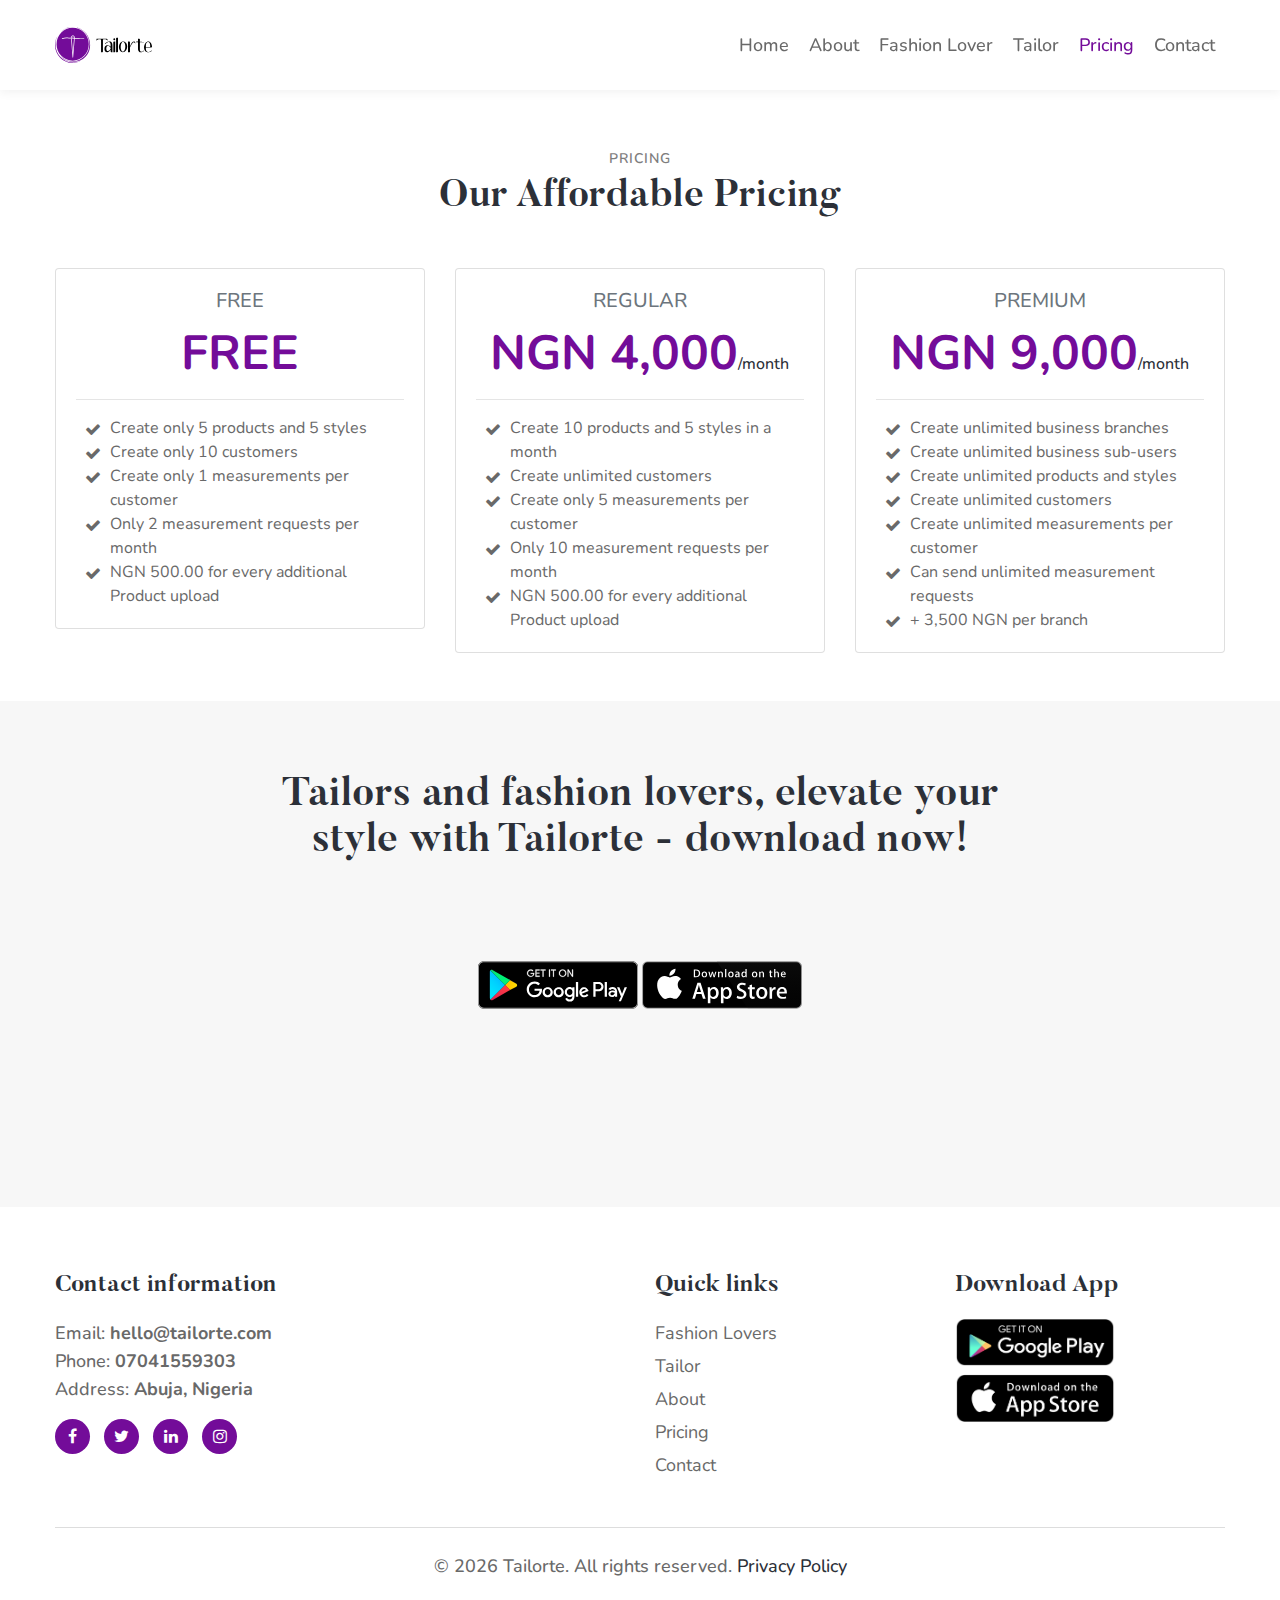
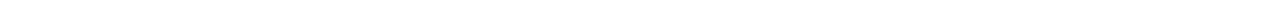
<file: pricing.html>
<!doctype html>
<html lang="en">
  <head>
    <meta charset="utf-8">
    <meta name="viewport" content="width=device-width, initial-scale=1, shrink-to-fit=no">
	<meta name="description" content="Welcome to Tailorte, the mobile-based app that connects fashion lovers with talented tailors. Discover the latest fashion trends, browse and purchase unique garments, and connect with experienced tailors to create custom-made styles that reflect your unique personalit">
	<meta name="keywords" content="Tailor app, Fashion App, Tailorte Fashion App">
   
    <title>Pricing :: Tailorte</title>
    <link href="https://fonts.googleapis.com/css?family=Nunito:400,700&display=swap" rel="stylesheet">

    <link rel="stylesheet" href="assets/css/style.css">
	<link rel="icon" type="image/png" sizes="32x32" href="assets/images/favicon-32x32.png">
  </head>
  <body>
<!-- header -->
<header id="site-header" class="fixed-top">
  <div class="container">
      <nav class="navbar navbar-expand-lg stroke">

      <a class="navbar-brand" href="#index.html">
          <img src="assets/images/Tailorte-logo.svg" alt="Tailorte-logo" title="Tailorte-logo"  />
      </a> 
          <button class="navbar-toggler  collapsed bg-gradient" type="button" data-toggle="collapse"
              data-target="#navbarTogglerDemo02" aria-controls="navbarTogglerDemo02" aria-expanded="false"
              aria-label="Toggle navigation">
              <span class="navbar-toggler-icon fa icon-expand fa-bars"></span>
              <span class="navbar-toggler-icon fa icon-close fa-times"></span>
              </span>
          </button>

          <div class="collapse navbar-collapse" id="navbarTogglerDemo02">
              <ul class="navbar-nav ml-auto">
                  <li class="nav-item">
                      <a class="nav-link" href="index.html">Home <span class="sr-only">(current)</span></a>
                  </li>
                  <li class="nav-item">
                      <a class="nav-link" href="about.html">About</a>
                  </li>
                  <li class="nav-item @@pages__active">
                      <a class="nav-link" href="fashion_lover.html">Fashion Lover</a>
                  </li>
					<li class="nav-item @@pages__active">
                      
                      <a class="nav-link" href="tailor.html">Tailor</a>
                  </li>
					<li class="nav-item active">
                      <a class="nav-link" href="pricing.html">Pricing</a>
                  </li>
                  <li class="nav-item @@contact__active">
                      <a class="nav-link" href="contact">Contact</a>
                  </li>
                
              </ul>
          </div>
         
      </nav>
  </div>
</header>
<!-- //About -->
<br/>
<br/>
<br/>
<br/>
<section class="pricing py-5">
  <div class="container">
<h5 class="title-small text-center">Pricing</h5>
            <h3 class="title-big mb-5 text-center customFontClass">Our Affordable Pricing</h3>
    <div class="row">
      <!-- Free Tier -->
      <div class="col-lg-4">
        <div class="card mb-5 mb-lg-0">
          <div class="card-body">
            <h5 class="card-title text-muted text-uppercase text-center">Free</h5>
            <h6 class="card-price text-center"><span style="color:#730C99;font-size: xxx-large;font-weight: bold;">FREE</span></h6>
            <hr>
            <ul class="fa-ul">
              <li><span class="fa-li"><i class="fa fa-check"></i></span>Create only 5 products and 5 styles</li>
              <li><span class="fa-li"><i class="fa fa-check"></i></span>Create only 10 customers</li>
              <li><span class="fa-li"><i class="fa fa-check"></i></span>Create only 1 measurements per customer</li>
              <li><span class="fa-li"><i class="fa fa-check"></i></span>Only 2 measurement requests per month</li>
              <li><span class="fa-li"><i class="fa fa-check"></i></span>NGN 500.00  for every additional Product upload</li>
            </ul>
          <!--  <div class="d-grid">
              <a href="#" class="btn btn-style btn-primary mt-sm-3">Button</a>
            </div> -->
          </div>
        </div>
      </div>
      <!-- Plus Tier -->
      <div class="col-lg-4">
        <div class="card mb-5 mb-lg-0">
          <div class="card-body">
            <h5 class="card-title text-muted text-uppercase text-center">Regular</h5>
            <h6 class="card-price text-center"><span style="color:#730C99;font-size: xxx-large;font-weight: bold;">NGN 4,000</span><span class="period">/month</span></h6>
            <hr>
            <ul class="fa-ul">
              <li><span class="fa-li"><i class="fa fa-check"></i></span>Create 10 products and 5 styles in a month</li>
              <li><span class="fa-li"><i class="fa fa-check"></i></span>Create unlimited customers</li>
              <li><span class="fa-li"><i class="fa fa-check"></i></span>Create only 5 measurements per customer</li>
              <li><span class="fa-li"><i class="fa fa-check"></i></span>Only 10 measurement requests per month</li>
              <li><span class="fa-li"><i class="fa fa-check"></i></span>NGN 500.00  for every additional Product upload</li>
            </ul>
         
          </div>
        </div>
      </div>
      <!-- Pro Tier -->
      <div class="col-lg-4">
        <div class="card">
          <div class="card-body">
            <h5 class="card-title text-muted text-uppercase text-center">Premium</h5>
            <h6 class="card-price text-center"><span style="color:#730C99;font-size: xxx-large;font-weight: bold;">NGN 9,000</span><span class="period">/month</span></h6>
            <hr>
            <ul class="fa-ul">
              <li><span class="fa-li"><i class="fa fa-check"></i></span>Create unlimited business branches</li>
              <li><span class="fa-li"><i class="fa fa-check"></i></span>Create unlimited business sub-users</li>
              <li><span class="fa-li"><i class="fa fa-check"></i></span>Create unlimited products and styles</li>
              <li><span class="fa-li"><i class="fa fa-check"></i></span>Create unlimited customers</li>
              <li><span class="fa-li"><i class="fa fa-check"></i></span>Create unlimited measurements per customer</li>
              <li><span class="fa-li"><i class="fa fa-check"></i></span>Can send unlimited measurement requests</li>
              <li><span class="fa-li"><i class="fa fa-check"></i></span>+ 3,500 NGN per branch</li>
            </ul>
           
          </div>
        </div>
      </div>
    </div>
  </div>
</section>
<!--/w3l-download-main-->
	<section class="w3l-download-main">
		<!--/download-->
		<div class="download-content text-center py-5">
			<div class="container py-lg-4">
				<h3 class="title-big customFontClass">Tailors and fashion lovers, elevate your <br/>style with Tailorte - download now!</h3>
				
				<div class="banner-button">
				 <a href="#url"><img src="assets/images/google-play-badge.svg" alt="" width="160" class="img-fluid"></a>
				<a href="#url"><img src="assets/images/download-on-the-app-store.svg" alt="" width="160" class="img-fluid"></a>
				</div>
			</div>
		</div>
		</div>
		<!--//download-->
	</section>
	<!--//w3l-download-main-->
  <!-- footer-28 block -->
  <section class="app-footer">
    <footer class="footer-28">
      <div class="footer-bg-layer">
        <div class="container py-lg-3">
          <div class="row footer-top-28">
            <div class="col-lg-6 footer-list-28 mt-5">
              <h6 class="footer-title-28 customFontClass">Contact information</h6>
              <p>Email: <strong>hello@tailorte.com</strong></p>
              <p>Phone: <strong>07041559303</strong></p>
              <p>Address: <strong>Abuja, Nigeria</strong></p>

              <div class="main-social-footer-28 mt-3">
                <ul class="social-icons">
                  <li class="dribbble">
                    <a href="https://www.facebook.com/TailorteApp" title="Facebook">
                      <span class="fa fa-facebook" aria-hidden="true"></span>
                    </a>
                  </li>
                  <li class="dribbble">
                    <a href="https://twitter.com/tailorteApp" title="Twitter">
                      <span class="fa fa-twitter" aria-hidden="true"></span>
                    </a>
                  </li>
                  <li class="dribbble">
                    <a href="https://www.linkedin.com/company/tailorte" title="Linkedin">
                      <span class="fa fa-linkedin" aria-hidden="true"></span>
                    </a>
                  </li>
                  <li class="dribbble">
                    <a href="https://instagram.com/tailorteApp" title="Instagram">
                      <span class="fa fa-instagram" aria-hidden="true"></span>
                    </a>
                  </li>
                </ul>
              </div>
            </div>
            <div class="col-lg-6">
              <div class="row">
                <div class="col-md-6 col-6 footer-list-28 mt-5">
                  <h6 class="footer-title-28 customFontClass">Quick links</h6>
                  <ul>
                     <li><a href="fashion_lover.html">Fashion Lovers</a></li>
					<li><a href="tailor.html">Tailor</a></li>
					<li><a href="about.html">About</a></li>
                    <li><a href="pricing.html">Pricing</a></li>
                    <li><a href="contact">Contact</a></li>
                  </ul>
                </div>
                
                <div class="col-md-6 footer-list-28 mt-5">
                  <h6 class="footer-title-28 customFontClass">Download App</h6>
                  <a href="#playstore"><img src="assets/images/googleplay.png" class="img-fluid" alt="playstore" width="160"></a>
                  <a href="#appstore"><img src="assets/images/appstore.png" class="img-fluid mt-md-2" alt="playstore" width="160"></a>
                </div>
              </div>
            </div>
          </div>
          <div class="midd-footer-28 align-center py-4 mt-5">
            <p class="copy-footer-28 text-center"> &copy; <script>document.write(/\d{4}/.exec(Date())[0])</script>
 Tailorte. All rights reserved. <a href="privacy_policy.html">Privacy Policy</a>
          </div>
        </div>


      </div>
    </footer>

    <!-- move top -->
    <button onclick="topFunction()" id="movetop" title="Go to top">
      &#10548;
    </button>
    <script>
      // When the user scrolls down 20px from the top of the document, show the button
      window.onscroll = function () {
        scrollFunction()
      };

      function scrollFunction() {
        if (document.body.scrollTop > 20 || document.documentElement.scrollTop > 20) {
          document.getElementById("movetop").style.display = "block";
        } else {
          document.getElementById("movetop").style.display = "none";
        }
      }

      // When the user clicks on the button, scroll to the top of the document
      function topFunction() {
        document.body.scrollTop = 0;
        document.documentElement.scrollTop = 0;
      }
    </script>
    <!-- /move top -->
  </section>
  <!-- //footer-28 block -->

  <!-- all js scripts and files here -->

  <script src="assets/js/theme-change.js"></script><!-- theme switch js (light and dark)-->

  <script src="assets/js/jquery-3.3.1.min.js"></script><!-- default jQuery -->

<!-- magnific popup -->
<script src="assets/js/jquery.magnific-popup.min.js"></script>
<script>
  $(document).ready(function () {
    $('.popup-with-zoom-anim').magnificPopup({
      type: 'inline',

      fixedContentPos: false,
      fixedBgPos: true,

      overflowY: 'auto',

      closeBtnInside: true,
      preloader: false,

      midClick: true,
      removalDelay: 300,
      mainClass: 'my-mfp-zoom-in'
    });

    $('.popup-with-move-anim').magnificPopup({
      type: 'inline',

      fixedContentPos: false,
      fixedBgPos: true,

      overflowY: 'auto',

      closeBtnInside: true,
      preloader: false,

      midClick: true,
      removalDelay: 300,
      mainClass: 'my-mfp-slide-bottom'
    });
  });
</script>
<!-- magnific popup -->


<script src="assets/js/owl.carousel.js"></script>
<!-- script for tesimonials carousel slider -->
<script>
  $(document).ready(function () {
    $("#owl-demo1").owlCarousel({
      loop: true,
      margin: 0,
      nav: false,
      responsiveClass: true,
      responsive: {
        0: {
          items: 2,
          nav: false
        },
        736: {
          items: 3,
          nav: false
        },
        1000: {
          items: 4,
          nav: false,
          loop: false
        }
      }
    })
  })
</script>
<!-- //script for tesimonials carousel slider -->

  <!-- stats number counter-->
  <script src="assets/js/jquery.waypoints.min.js"></script>
  <script src="assets/js/jquery.countup.js"></script>
  <script>
    $('.counter').countUp();
  </script>
  <!-- //stats number counter -->

  <!-- disable body scroll which navbar is in active -->
  <script>
    $(function () {
      $('.navbar-toggler').click(function () {
        $('body').toggleClass('noscroll');
      })
    });
  </script>
  <!-- disable body scroll which navbar is in active -->

  <!--/MENU-JS-->
  <script>
    $(window).on("scroll", function () {
      var scroll = $(window).scrollTop();

      if (scroll >= 80) {
        $("#site-header").addClass("nav-fixed");
      } else {
        $("#site-header").removeClass("nav-fixed");
      }
    });

    //Main navigation Active Class Add Remove
    $(".navbar-toggler").on("click", function () {
      $("header").toggleClass("active");
    });
    $(document).on("ready", function () {
      if ($(window).width() > 991) {
        $("header").removeClass("active");
      }
      $(window).on("resize", function () {
        if ($(window).width() > 991) {
          $("header").removeClass("active");
        }
      });
    });
  </script>
  <!--//MENU-JS-->

  <!-- bootstrap js -->
  <script src="assets/js/bootstrap.min.js"></script>

  </body>

  </html>
</file>
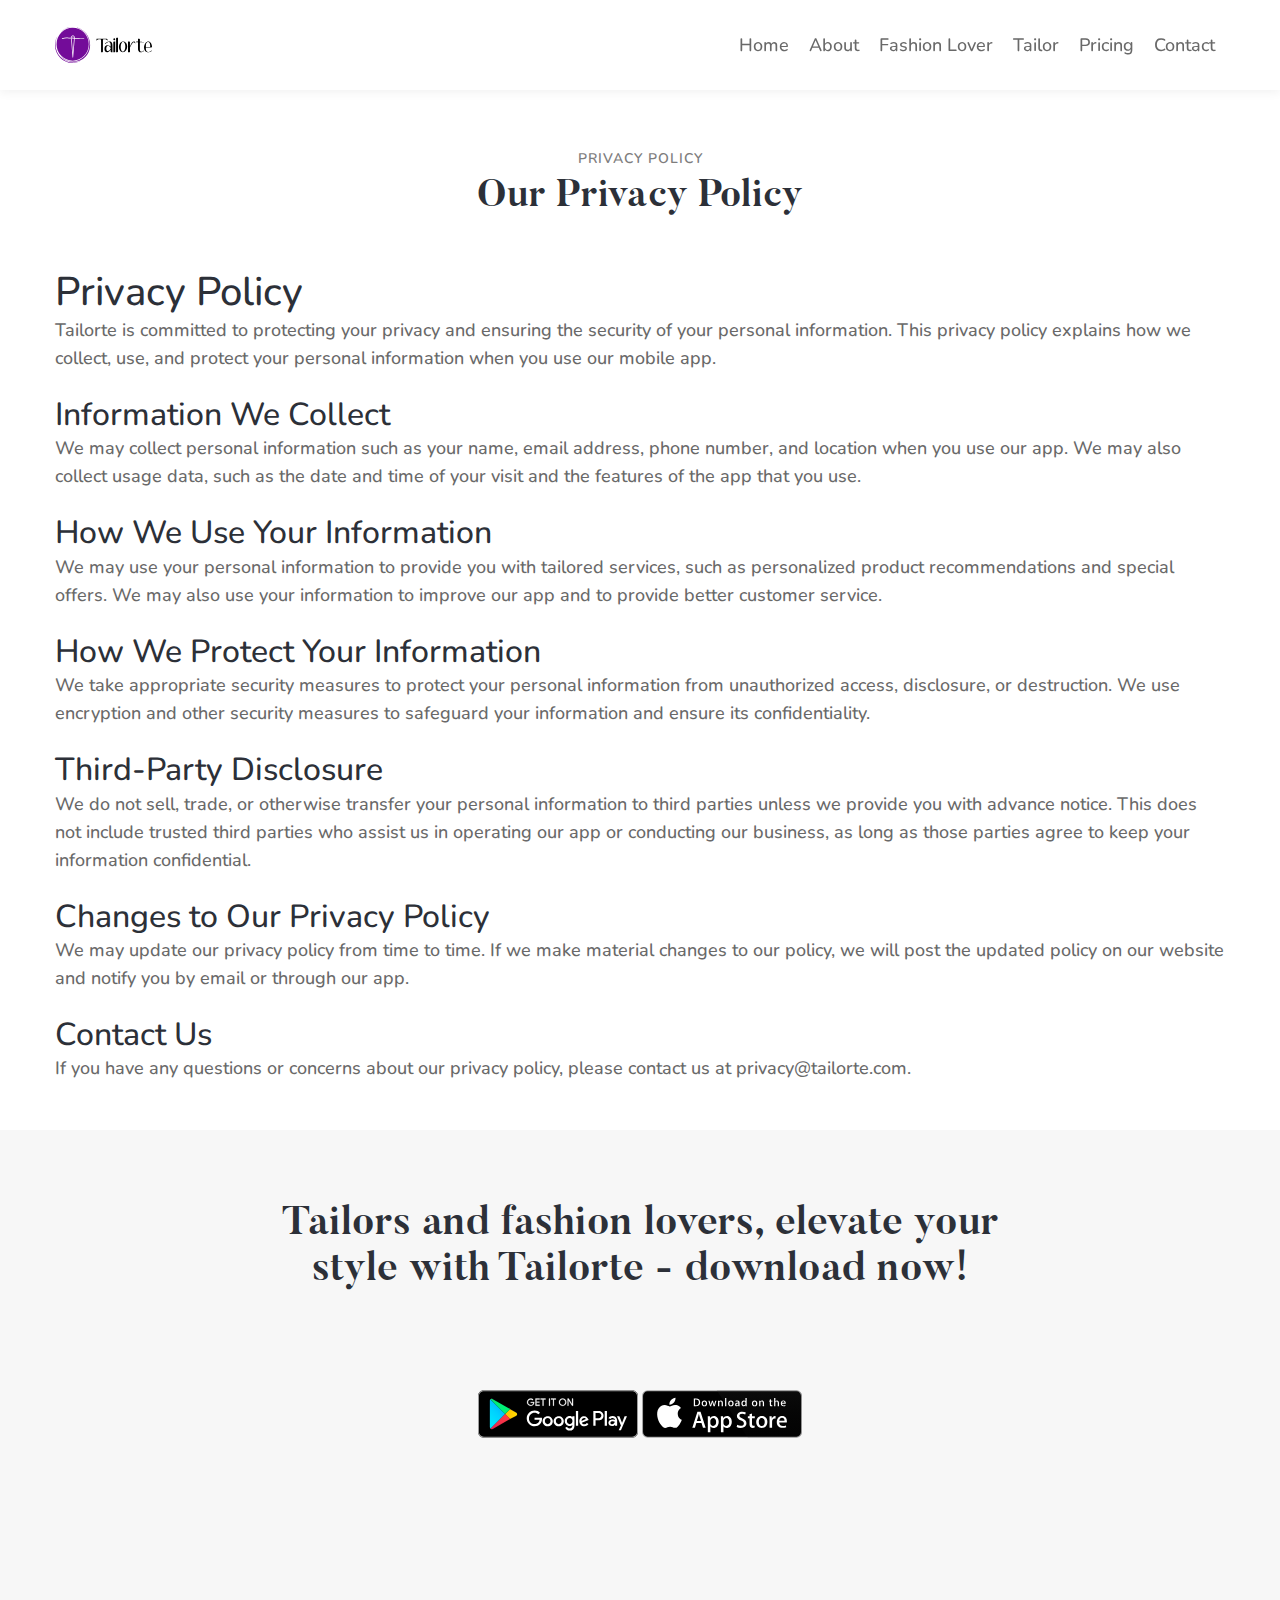
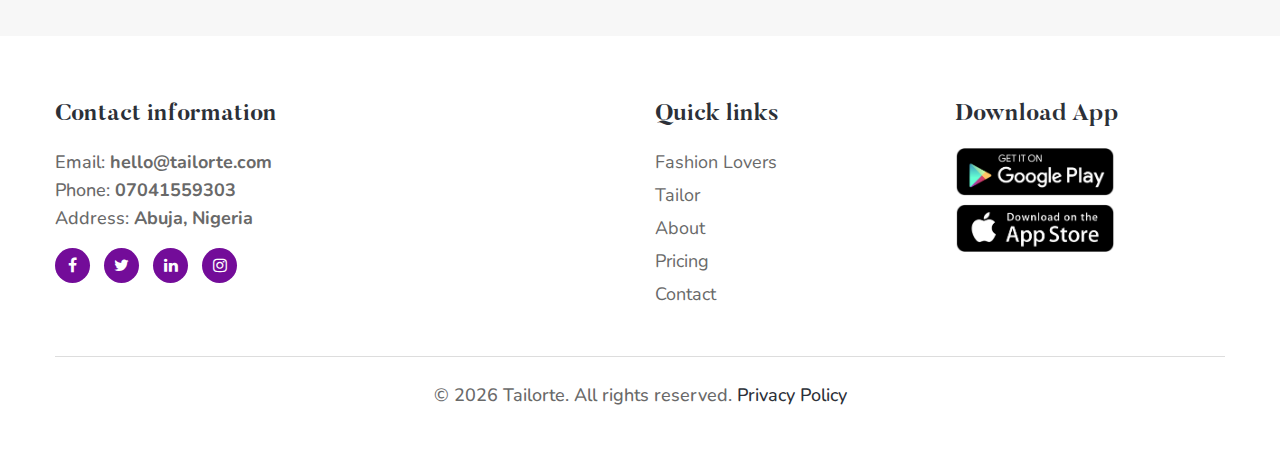
<file: privacy_policy.html>
<!doctype html>
<html lang="en">
  <head>
    <meta charset="utf-8">
    <meta name="viewport" content="width=device-width, initial-scale=1, shrink-to-fit=no">
	<meta name="description" content="Welcome to Tailorte, the mobile-based app that connects fashion lovers with talented tailors. Discover the latest fashion trends, browse and purchase unique garments, and connect with experienced tailors to create custom-made styles that reflect your unique personalit">
	<meta name="keywords" content="Tailor app, Fashion App, Tailorte Fashion App">
   
    <title>Privacy Policy :: Tailorte</title>
    <link href="https://fonts.googleapis.com/css?family=Nunito:400,700&display=swap" rel="stylesheet">

    <link rel="stylesheet" href="assets/css/style.css">
	<link rel="icon" type="image/png" sizes="32x32" href="assets/images/favicon-32x32.png">
  </head>
  <body>
<!-- header -->
<header id="site-header" class="fixed-top">
  <div class="container">
      <nav class="navbar navbar-expand-lg stroke">

      <a class="navbar-brand" href="#index.html">
          <img src="assets/images/Tailorte-logo.svg" alt="Tailorte-logo" title="Tailorte-logo"  />
      </a> 
          <button class="navbar-toggler  collapsed bg-gradient" type="button" data-toggle="collapse"
              data-target="#navbarTogglerDemo02" aria-controls="navbarTogglerDemo02" aria-expanded="false"
              aria-label="Toggle navigation">
              <span class="navbar-toggler-icon fa icon-expand fa-bars"></span>
              <span class="navbar-toggler-icon fa icon-close fa-times"></span>
              </span>
          </button>

          <div class="collapse navbar-collapse" id="navbarTogglerDemo02">
              <ul class="navbar-nav ml-auto">
                  <li class="nav-item">
                      <a class="nav-link" href="index.html">Home </a>
                  </li>
                  <li class="nav-item">
                      <a class="nav-link" href="about.html">About</a>
                  </li>
                  <li class="nav-item @@pages__active">
                      <a class="nav-link" href="fashion_lover.html">Fashion Lover</a>
                  </li>
					<li class="nav-item @@pages__active">
                      
                      <a class="nav-link" href="tailor.html">Tailor</a>
                  </li>
					<li class="nav-item">
                      <a class="nav-link" href="pricing.html">Pricing</a>
                  </li>
                  <li class="nav-item @@contact__active">
                      <a class="nav-link" href="contact">Contact</a>
                  </li>
                
              </ul>
          </div>
         
      </nav>
  </div>
</header>
<!-- //About -->
<br/>
<br/>
<br/>
<br/>
<section class="pricing py-5">
  <div class="container">
<h5 class="title-small text-center">Privacy Policy</h5>
            <h3 class="title-big mb-5 text-center customFontClass">Our Privacy Policy</h3>
  <h1>Privacy Policy</h1>
	<p>Tailorte is committed to protecting your privacy and ensuring the security of your personal information. This privacy policy explains how we collect, use, and protect your personal information when you use our mobile app.</p>
	<br/><h2>Information We Collect</h2>
	<p>We may collect personal information such as your name, email address, phone number, and location when you use our app. We may also collect usage data, such as the date and time of your visit and the features of the app that you use.</p>
	<br/><h2>How We Use Your Information</h2>
	<p>We may use your personal information to provide you with tailored services, such as personalized product recommendations and special offers. We may also use your information to improve our app and to provide better customer service.</p>
	<br/><h2>How We Protect Your Information</h2>
	<p>We take appropriate security measures to protect your personal information from unauthorized access, disclosure, or destruction. We use encryption and other security measures to safeguard your information and ensure its confidentiality.</p>
	<br/><h2>Third-Party Disclosure</h2>
	<p>We do not sell, trade, or otherwise transfer your personal information to third parties unless we provide you with advance notice. This does not include trusted third parties who assist us in operating our app or conducting our business, as long as those parties agree to keep your information confidential.</p>
	<br/><h2>Changes to Our Privacy Policy</h2>
	<p>We may update our privacy policy from time to time. If we make material changes to our policy, we will post the updated policy on our website and notify you by email or through our app.</p>
	<br/><h2>Contact Us</h2>
	<p>If you have any questions or concerns about our privacy policy, please contact us at privacy@tailorte.com.</p>
  </div>
</section>
<!--/w3l-download-main-->
	<section class="w3l-download-main">
		<!--/download-->
		<div class="download-content text-center py-5">
			<div class="container py-lg-4">
				<h3 class="title-big customFontClass">Tailors and fashion lovers, elevate your <br/>style with Tailorte - download now!</h3>
				
				<div class="banner-button">
				 <a href="#url"><img src="assets/images/google-play-badge.svg" alt="" width="160" class="img-fluid"></a>
				<a href="#url"><img src="assets/images/download-on-the-app-store.svg" alt="" width="160" class="img-fluid"></a>
				</div>
			</div>
		</div>
		</div>
		<!--//download-->
	</section>
	<!--//w3l-download-main-->
  <!-- footer-28 block -->
  <section class="app-footer">
    <footer class="footer-28">
      <div class="footer-bg-layer">
        <div class="container py-lg-3">
          <div class="row footer-top-28">
            <div class="col-lg-6 footer-list-28 mt-5">
              <h6 class="footer-title-28 customFontClass">Contact information</h6>
              <p>Email: <strong>hello@tailorte.com</strong></p>
              <p>Phone: <strong>07041559303</strong></p>
              <p>Address: <strong>Abuja, Nigeria</strong></p>

              <div class="main-social-footer-28 mt-3">
                <ul class="social-icons">
                  <li class="dribbble">
                    <a href="https://www.facebook.com/TailorteApp" title="Facebook">
                      <span class="fa fa-facebook" aria-hidden="true"></span>
                    </a>
                  </li>
                  <li class="dribbble">
                    <a href="https://twitter.com/tailorteApp" title="Twitter">
                      <span class="fa fa-twitter" aria-hidden="true"></span>
                    </a>
                  </li>
                  <li class="dribbble">
                    <a href="https://www.linkedin.com/company/tailorte" title="Linkedin">
                      <span class="fa fa-linkedin" aria-hidden="true"></span>
                    </a>
                  </li>
                  <li class="dribbble">
                    <a href="https://instagram.com/tailorteApp" title="Instagram">
                      <span class="fa fa-instagram" aria-hidden="true"></span>
                    </a>
                  </li>
                </ul>
              </div>
            </div>
            <div class="col-lg-6">
              <div class="row">
                <div class="col-md-6 col-6 footer-list-28 mt-5">
                  <h6 class="footer-title-28 customFontClass">Quick links</h6>
                  <ul>
                     <li><a href="fashion_lover.html">Fashion Lovers</a></li>
					<li><a href="tailor.html">Tailor</a></li>
					<li><a href="about.html">About</a></li>
                    <li><a href="pricing.html">Pricing</a></li>
                    <li><a href="contact">Contact</a></li>
                  </ul>
                </div>
                
                <div class="col-md-6 footer-list-28 mt-5">
                  <h6 class="footer-title-28 customFontClass">Download App</h6>
                  <a href="#playstore"><img src="assets/images/googleplay.png" class="img-fluid" alt="playstore" width="160"></a>
                  <a href="#appstore"><img src="assets/images/appstore.png" class="img-fluid mt-md-2" alt="playstore" width="160"></a>
                </div>
              </div>
            </div>
          </div>
          <div class="midd-footer-28 align-center py-4 mt-5">
            <p class="copy-footer-28 text-center"> &copy; <script>document.write(/\d{4}/.exec(Date())[0])</script>
 Tailorte. All rights reserved. <a href="privacy_policy.html">Privacy Policy</a>
          </div>
        </div>


      </div>
    </footer>

    <!-- move top -->
    <button onclick="topFunction()" id="movetop" title="Go to top">
      &#10548;
    </button>
    <script>
      // When the user scrolls down 20px from the top of the document, show the button
      window.onscroll = function () {
        scrollFunction()
      };

      function scrollFunction() {
        if (document.body.scrollTop > 20 || document.documentElement.scrollTop > 20) {
          document.getElementById("movetop").style.display = "block";
        } else {
          document.getElementById("movetop").style.display = "none";
        }
      }

      // When the user clicks on the button, scroll to the top of the document
      function topFunction() {
        document.body.scrollTop = 0;
        document.documentElement.scrollTop = 0;
      }
    </script>
    <!-- /move top -->
  </section>
  <!-- //footer-28 block -->

  <!-- all js scripts and files here -->

  <script src="assets/js/theme-change.js"></script><!-- theme switch js (light and dark)-->

  <script src="assets/js/jquery-3.3.1.min.js"></script><!-- default jQuery -->

<!-- magnific popup -->
<script src="assets/js/jquery.magnific-popup.min.js"></script>
<script>
  $(document).ready(function () {
    $('.popup-with-zoom-anim').magnificPopup({
      type: 'inline',

      fixedContentPos: false,
      fixedBgPos: true,

      overflowY: 'auto',

      closeBtnInside: true,
      preloader: false,

      midClick: true,
      removalDelay: 300,
      mainClass: 'my-mfp-zoom-in'
    });

    $('.popup-with-move-anim').magnificPopup({
      type: 'inline',

      fixedContentPos: false,
      fixedBgPos: true,

      overflowY: 'auto',

      closeBtnInside: true,
      preloader: false,

      midClick: true,
      removalDelay: 300,
      mainClass: 'my-mfp-slide-bottom'
    });
  });
</script>
<!-- magnific popup -->


<script src="assets/js/owl.carousel.js"></script>
<!-- script for tesimonials carousel slider -->
<script>
  $(document).ready(function () {
    $("#owl-demo1").owlCarousel({
      loop: true,
      margin: 0,
      nav: false,
      responsiveClass: true,
      responsive: {
        0: {
          items: 2,
          nav: false
        },
        736: {
          items: 3,
          nav: false
        },
        1000: {
          items: 4,
          nav: false,
          loop: false
        }
      }
    })
  })
</script>
<!-- //script for tesimonials carousel slider -->

  <!-- stats number counter-->
  <script src="assets/js/jquery.waypoints.min.js"></script>
  <script src="assets/js/jquery.countup.js"></script>
  <script>
    $('.counter').countUp();
  </script>
  <!-- //stats number counter -->

  <!-- disable body scroll which navbar is in active -->
  <script>
    $(function () {
      $('.navbar-toggler').click(function () {
        $('body').toggleClass('noscroll');
      })
    });
  </script>
  <!-- disable body scroll which navbar is in active -->

  <!--/MENU-JS-->
  <script>
    $(window).on("scroll", function () {
      var scroll = $(window).scrollTop();

      if (scroll >= 80) {
        $("#site-header").addClass("nav-fixed");
      } else {
        $("#site-header").removeClass("nav-fixed");
      }
    });

    //Main navigation Active Class Add Remove
    $(".navbar-toggler").on("click", function () {
      $("header").toggleClass("active");
    });
    $(document).on("ready", function () {
      if ($(window).width() > 991) {
        $("header").removeClass("active");
      }
      $(window).on("resize", function () {
        if ($(window).width() > 991) {
          $("header").removeClass("active");
        }
      });
    });
  </script>
  <!--//MENU-JS-->

  <!-- bootstrap js -->
  <script src="assets/js/bootstrap.min.js"></script>

  </body>

  </html>
</file>
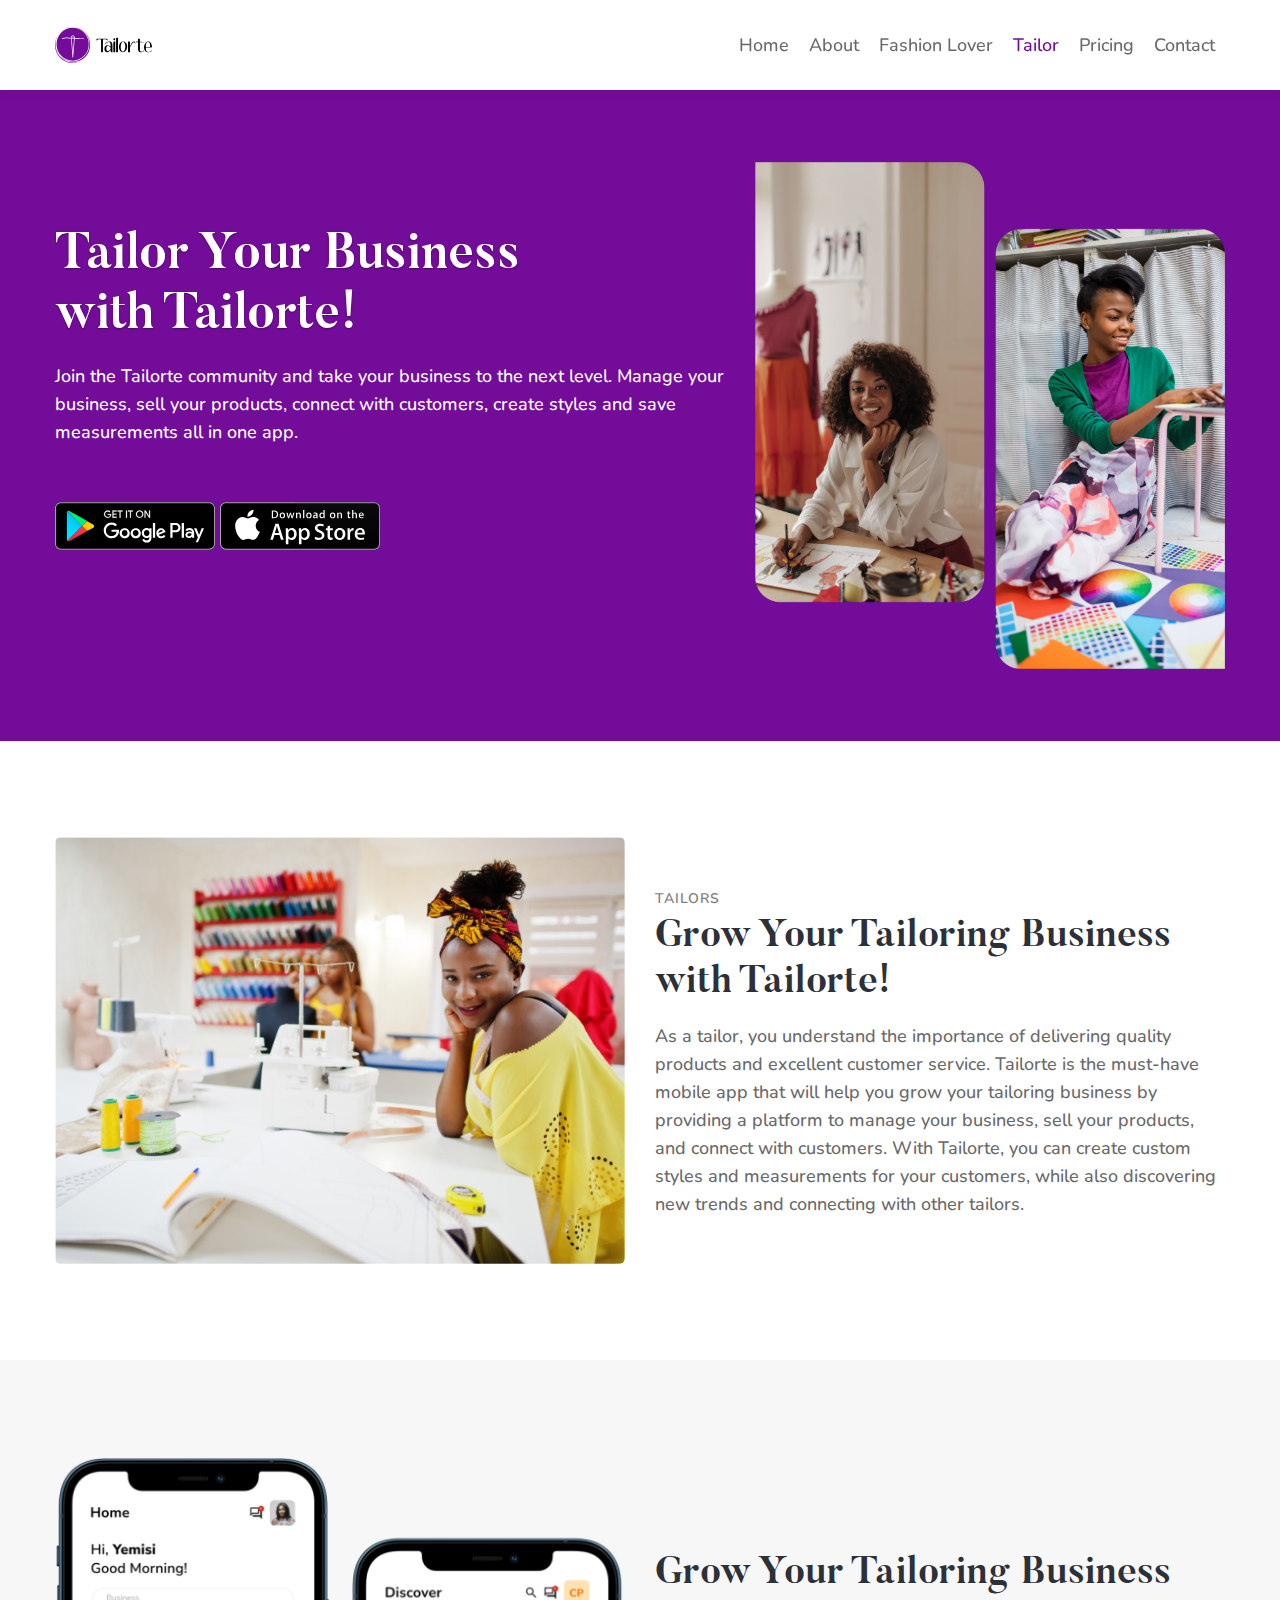
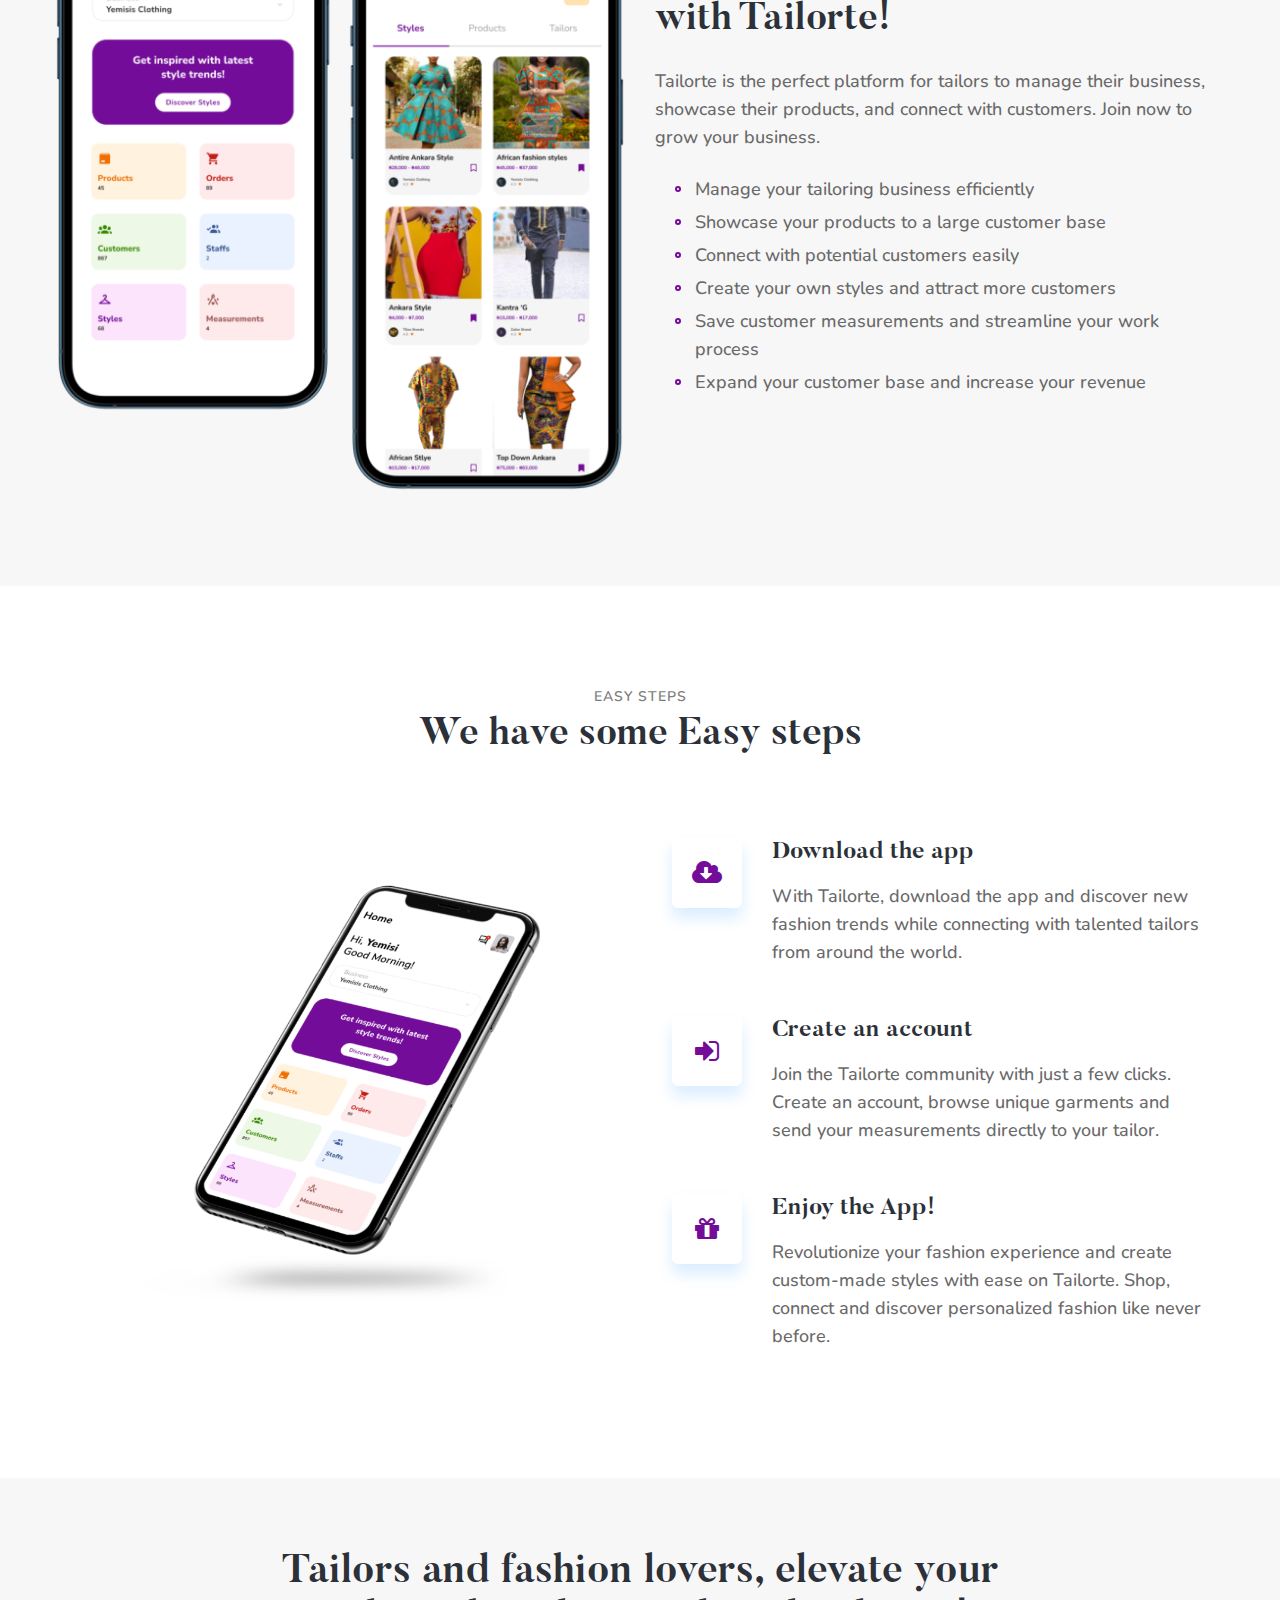
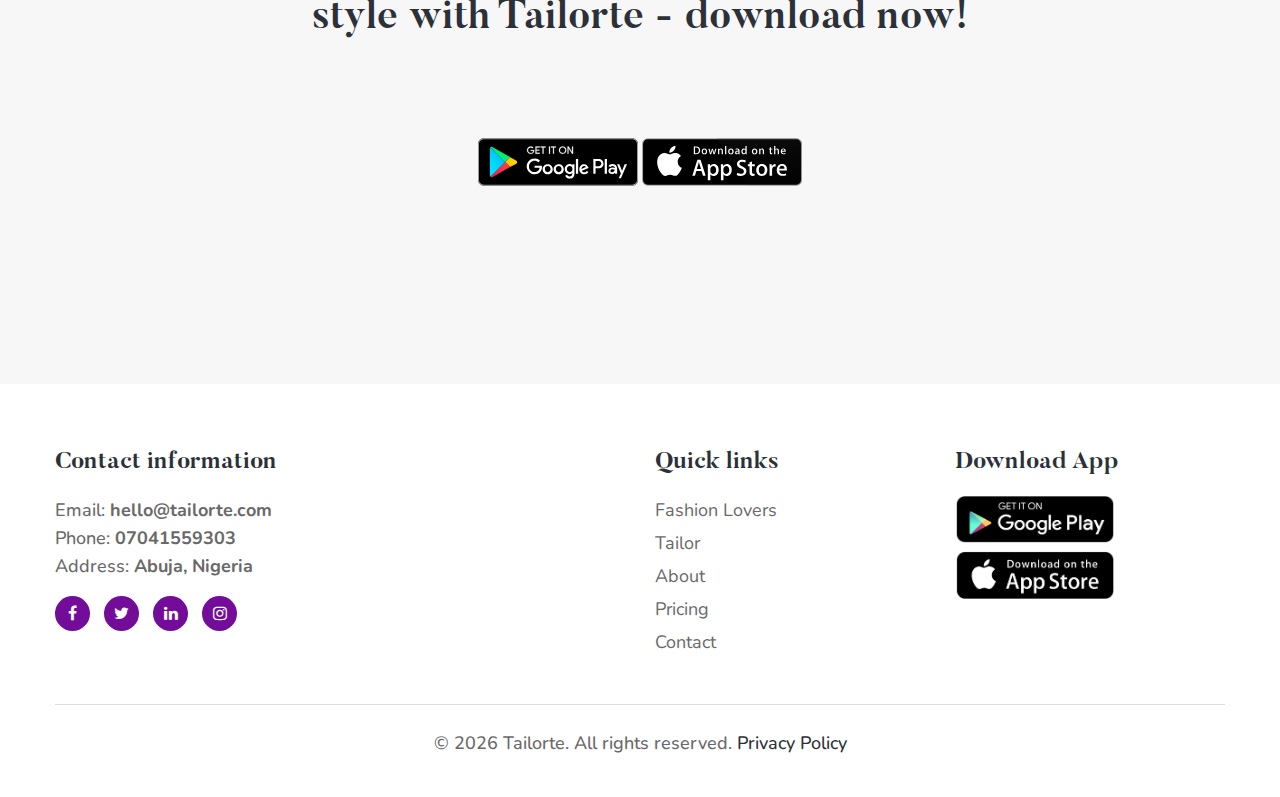
<file: tailor.html>
<!doctype html>
<html lang="en">
  <head>
    <meta charset="utf-8">
    <meta name="viewport" content="width=device-width, initial-scale=1, shrink-to-fit=no">
	<meta name="description" content="Welcome to Tailorte, the mobile-based app that connects fashion lovers with talented tailors. Discover the latest fashion trends, browse and purchase unique garments, and connect with experienced tailors to create custom-made styles that reflect your unique personalit">
  <meta name="keywords" content="Tailor app, Fashion App, Tailorte Fashion App">
   
    <title>Tailor :: Tailorte</title>
    <link href="https://fonts.googleapis.com/css?family=Nunito:400,700&display=swap" rel="stylesheet">

    <link rel="stylesheet" href="assets/css/style.css">
	<link rel="icon" type="image/png" sizes="32x32" href="assets/images/favicon-32x32.png">
  </head>
  <body>
<!-- header -->
<header id="site-header" class="fixed-top">
  <div class="container">
      <nav class="navbar navbar-expand-lg stroke">

      <a class="navbar-brand" href="#index.html">
          <img src="assets/images/Tailorte-logo.svg" alt="Tailorte-logo" title="Tailorte-logo"  />
      </a> 
          <button class="navbar-toggler  collapsed bg-gradient" type="button" data-toggle="collapse"
              data-target="#navbarTogglerDemo02" aria-controls="navbarTogglerDemo02" aria-expanded="false"
              aria-label="Toggle navigation">
              <span class="navbar-toggler-icon fa icon-expand fa-bars"></span>
              <span class="navbar-toggler-icon fa icon-close fa-times"></span>
              </span>
          </button>

          <div class="collapse navbar-collapse" id="navbarTogglerDemo02">
              <ul class="navbar-nav ml-auto">
                  <li class="nav-item">
                      <a class="nav-link" href="index.html">Home </a>
                  </li>
                  <li class="nav-item @@about__active">
                      <a class="nav-link" href="about.html">About</a>
                  </li>
                  <li class="nav-item">
                      <a class="nav-link" href="fashion_lover.html">Fashion Lover </a>
                  </li>
					<li class="nav-item active">
                      
                      <a class="nav-link" href="tailor.html">Tailor <span class="sr-only">(current)</span></a>
                  </li>
					<li class="nav-item @@pages__active">
                      <a class="nav-link" href="pricing.html">Pricing</a>
                  </li>
                  <li class="nav-item @@contact__active">
                      <a class="nav-link" href="contact">Contact</a>
                  </li>
                
              </ul>
          </div>
         
      </nav>
  </div>
</header>
<!-- //header -->
<!-- banner -->
<section class="banner w3pvt-banner" id="home">
    <div class="container py-5">
        <div class="banner-text py-md-4">
            <div class="row banner-info">
                <div class="col-lg-7 w3pvt-logo align-self">
                    <h2 class="customFontClass">Tailor Your Business <br/> with Tailorte! </h2>
                    <p class="mt-3">Join the Tailorte community and take your business to the next level. Manage your business, sell your products, connect with customers, create styles and save measurements all in one app. </p>
                  
					<p>
					 <a href="#appstore"><img src="assets/images/google-play-badge.svg" class="img-fluid" alt="" width="160"></a>
					<a href="#playstore"><img src="assets/images/download-on-the-app-store.svg" class="img-fluid" alt="" width="160"></a>             
					</p>

                </div>
                <div class="col-lg-5 col-md-7 mt-lg-0 mt-4">
                    <img src="assets/images/tailorte_fashion_tailor.png" alt="" class="img-fluid" />
                </div>
            </div>
        </div>
    </div>
</section>
<!-- //banner -->
<!-- //services page block 2 -->
<section class="w3l-index3 bg-grey">
    <div class="midd-w3 py-5">
        <div class="container py-lg-5 py-md-3">
            <div class="row">
                <div class="col-lg-6">
                    <img src="assets/images/image1.jpg" alt="" class="img-fluid radius-image">
                </div>
                <div class="col-lg-6 mt-lg-0 mt-md-5 mt-4 about-right-faq align-self">
                    <h5 class="title-small">Tailors</h5>
                    <h3 class="title-big customFontClass">Grow Your Tailoring Business with Tailorte!</h3>
                    <p class="mt-3">As a tailor, you understand the importance of delivering quality products and excellent customer service. Tailorte is the must-have mobile app that will help you grow your tailoring business by providing a platform to manage your business, sell your products, and connect with customers. With Tailorte, you can create custom styles and measurements for your customers, while also discovering new trends and connecting with other tailors.</p>
                   
                </div>
            </div>
        </div>
    </div>
</section>
<section class="w3l-features py-5" id="features">
    <div class="call-w3 py-lg-5 py-md-4">
        <div class="container">
            <div class="row main-cont-wthree-2">
<div class="col-lg-6 feature-grid-right mt-lg-0 mt-5">
                    <img src="assets/images/Tailorte-app-01.png" alt="" class="img-fluid">
                </div>
                <div class="col-lg-6 feature-grid-left">
                    <h3 class="title-big customFontClass mb-4">Grow Your Tailoring Business with Tailorte!</h3>
                    <p class="text-para">Tailorte is the perfect platform for tailors to manage their business, showcase their products, and connect with customers. Join now to grow your business. </p>
                    <ol class="w3l-right mt-4 mb-0">
                        <li>Manage your tailoring business efficiently</li>
                        <li>Showcase your products to a large customer base</li>
                        <li>Connect with potential customers easily</li>
                        <li>Create your own styles and attract more customers</li>
                        <li>Save customer measurements and streamline your work process</li>
                        <li>Expand your customer base and increase your revenue</li>
                      
							
                    </ol>
                </div>
                
            </div>
        </div>
    </div>
</section>
<!-- middle -->
<section class="w3l-specification-6 py-5" style="background:#ffffff;">
    <!-- /specification-6-->
    <div class="specification-6-mian py-lg-5 py-md-4">
        <div class="container">
            <h5 class="title-small text-center">Easy steps</h5>
            <h3 class="title-big mb-5 text-center customFontClass">We have some Easy steps</h3>
            <div class="align-counter-6-inf-cols row">
                <div class="counter-6-inf-left col-lg-6 text-center align-self">
                    <img src="assets/images/Tailorte-app-tailor.png" alt="Tailorte-app-tailor" class="mg-fluid radius-image" width="400">
                </div>
                <div class="counter-6-inf-right col-lg-6">
                    <div class="specification">
                        <div class="specification-icon">
                            <span class="fa color-orange fa-cloud-download"></span>
                        </div>
                        <div class="specification-info">
                            <h6 class="customFontClass"><a href="blog-single.html">Download the app</a></h6>
                            <p>With Tailorte, download the app and discover new fashion trends while connecting with talented tailors from around the world.</p>
                        </div>

                    </div>
                    <div class="specification">
                        <div class="specification-icon">
                            <span class="fa color-green fa-sign-in"></span>
                        </div>
                        <div class="specification-info">
                            <h6 class="customFontClass"><a href="blog-single.html">Create an account</a></h6>
                            <p>Join the Tailorte community with just a few clicks. Create an account, browse unique garments and send your measurements directly to your tailor.</p>
                        </div>

                    </div>
                    <div class="specification">
                        <div class="specification-icon">
                            <span class="fa color-blue fa-gift"></span>
                        </div>
                        <div class="specification-info">
                            <h6 class="customFontClass"><a href="blog-single.html">Enjoy the App!</a></h6>
                            <p>Revolutionize your fashion experience and create custom-made styles with ease on Tailorte. Shop, connect and discover personalized fashion like never before.</p>
                        </div>

                    </div>
                </div>
            </div>
        </div>
    </div>
</section>
<!-- //specification-6-->
<!--/w3l-download-main-->
	<section class="w3l-download-main">
		<!--/download-->
		<div class="download-content text-center py-5">
			<div class="container py-lg-4">
				<h3 class="title-big customFontClass">Tailors and fashion lovers, elevate your <br/>style with Tailorte - download now!</h3>
				
				<div class="banner-button">
				 <a href="#url"><img src="assets/images/google-play-badge.svg" alt="" width="160" class="img-fluid"></a>
				<a href="#url"><img src="assets/images/download-on-the-app-store.svg" alt="" width="160" class="img-fluid"></a>
				</div>
			</div>
		</div>
		</div>
		<!--//download-->
	</section>
	<!--//w3l-download-main-->
  <!-- footer-28 block -->
  <section class="app-footer">
    <footer class="footer-28">
      <div class="footer-bg-layer">
        <div class="container py-lg-3">
          <div class="row footer-top-28">
            <div class="col-lg-6 footer-list-28 mt-5">
              <h6 class="footer-title-28 customFontClass">Contact information</h6>
              <p>Email: <strong>hello@tailorte.com</strong></p>
              <p>Phone: <strong>07041559303</strong></p>
              <p>Address: <strong>Abuja, Nigeria</strong></p>

              <div class="main-social-footer-28 mt-3">
                <ul class="social-icons">
                  <li class="dribbble">
                    <a href="https://www.facebook.com/TailorteApp" title="Facebook">
                      <span class="fa fa-facebook" aria-hidden="true"></span>
                    </a>
                  </li>
                  <li class="dribbble">
                    <a href="https://twitter.com/tailorteApp" title="Twitter">
                      <span class="fa fa-twitter" aria-hidden="true"></span>
                    </a>
                  </li>
                  <li class="dribbble">
                    <a href="https://www.linkedin.com/company/tailorte" title="Linkedin">
                      <span class="fa fa-linkedin" aria-hidden="true"></span>
                    </a>
                  </li>
                  <li class="dribbble">
                    <a href="https://instagram.com/tailorteApp" title="Instagram">
                      <span class="fa fa-instagram" aria-hidden="true"></span>
                    </a>
                  </li>
                </ul>
              </div>
            </div>
            <div class="col-lg-6">
              <div class="row">
                <div class="col-md-6 col-6 footer-list-28 mt-5">
                  <h6 class="footer-title-28 customFontClass">Quick links</h6>
                  <ul>
                     <li><a href="fashion_lover.html">Fashion Lovers</a></li>
					<li><a href="tailor.html">Tailor</a></li>
					<li><a href="about.html">About</a></li>
                    <li><a href="pricing.html">Pricing</a></li>
                    <li><a href="contact">Contact</a></li>
                  </ul>
                </div>
                
                <div class="col-md-6 footer-list-28 mt-5">
                  <h6 class="footer-title-28 customFontClass">Download App</h6>
                  <a href="#playstore"><img src="assets/images/googleplay.png" class="img-fluid" alt="playstore" width="160"></a>
                  <a href="#appstore"><img src="assets/images/appstore.png" class="img-fluid mt-md-2" alt="playstore" width="160"></a>
                </div>
              </div>
            </div>
          </div>
          <div class="midd-footer-28 align-center py-4 mt-5">
            <p class="copy-footer-28 text-center"> &copy; <script>document.write(/\d{4}/.exec(Date())[0])</script>
 Tailorte. All rights reserved. <a href="privacy_policy.html">Privacy Policy</a>
          </div>
        </div>


      </div>
    </footer>

    <!-- move top -->
    <button onclick="topFunction()" id="movetop" title="Go to top">
      &#10548;
    </button>
    <script>
      // When the user scrolls down 20px from the top of the document, show the button
      window.onscroll = function () {
        scrollFunction()
      };

      function scrollFunction() {
        if (document.body.scrollTop > 20 || document.documentElement.scrollTop > 20) {
          document.getElementById("movetop").style.display = "block";
        } else {
          document.getElementById("movetop").style.display = "none";
        }
      }

      // When the user clicks on the button, scroll to the top of the document
      function topFunction() {
        document.body.scrollTop = 0;
        document.documentElement.scrollTop = 0;
      }
    </script>
    <!-- /move top -->
  </section>
  <!-- //footer-28 block -->

  <!-- all js scripts and files here -->

  <script src="assets/js/theme-change.js"></script><!-- theme switch js (light and dark)-->

  <script src="assets/js/jquery-3.3.1.min.js"></script><!-- default jQuery -->

<!-- magnific popup -->
<script src="assets/js/jquery.magnific-popup.min.js"></script>
<script>
  $(document).ready(function () {
    $('.popup-with-zoom-anim').magnificPopup({
      type: 'inline',

      fixedContentPos: false,
      fixedBgPos: true,

      overflowY: 'auto',

      closeBtnInside: true,
      preloader: false,

      midClick: true,
      removalDelay: 300,
      mainClass: 'my-mfp-zoom-in'
    });

    $('.popup-with-move-anim').magnificPopup({
      type: 'inline',

      fixedContentPos: false,
      fixedBgPos: true,

      overflowY: 'auto',

      closeBtnInside: true,
      preloader: false,

      midClick: true,
      removalDelay: 300,
      mainClass: 'my-mfp-slide-bottom'
    });
  });
</script>
<!-- magnific popup -->


<script src="assets/js/owl.carousel.js"></script>
<!-- script for tesimonials carousel slider -->
<script>
  $(document).ready(function () {
    $("#owl-demo1").owlCarousel({
      loop: true,
      margin: 0,
      nav: false,
      responsiveClass: true,
      responsive: {
        0: {
          items: 2,
          nav: false
        },
        736: {
          items: 3,
          nav: false
        },
        1000: {
          items: 4,
          nav: false,
          loop: false
        }
      }
    })
  })
</script>
<!-- //script for tesimonials carousel slider -->

  <!-- stats number counter-->
  <script src="assets/js/jquery.waypoints.min.js"></script>
  <script src="assets/js/jquery.countup.js"></script>
  <script>
    $('.counter').countUp();
  </script>
  <!-- //stats number counter -->

  <!-- disable body scroll which navbar is in active -->
  <script>
    $(function () {
      $('.navbar-toggler').click(function () {
        $('body').toggleClass('noscroll');
      })
    });
  </script>
  <!-- disable body scroll which navbar is in active -->

  <!--/MENU-JS-->
  <script>
    $(window).on("scroll", function () {
      var scroll = $(window).scrollTop();

      if (scroll >= 80) {
        $("#site-header").addClass("nav-fixed");
      } else {
        $("#site-header").removeClass("nav-fixed");
      }
    });

    //Main navigation Active Class Add Remove
    $(".navbar-toggler").on("click", function () {
      $("header").toggleClass("active");
    });
    $(document).on("ready", function () {
      if ($(window).width() > 991) {
        $("header").removeClass("active");
      }
      $(window).on("resize", function () {
        if ($(window).width() > 991) {
          $("header").removeClass("active");
        }
      });
    });
  </script>
  <!--//MENU-JS-->

  <!-- bootstrap js -->
  <script src="assets/js/bootstrap.min.js"></script>

  </body>

  </html>
</file>
<file: assets/css/style.css>
@charset "UTF-8";
 */
:root {
  --blue: #007bff;
  --indigo: #6610f2;
  --purple: #6f42c1;
  --pink: #e83e8c;
  --red: #dc3545;
  --orange: #fd7e14;
  --yellow: #ffc107;
  --green: #28a745;
  --teal: #20c997;
  --cyan: #17a2b8;
  --white: #fff;
  --gray: #6c757d;
  --gray-dark: #343a40;
  --primary: #730C99;
  --secondary: #463373;
  --success: #28a745;
  --info: #17a2b8;
  --warning: #ffc107;
  --danger: #dc3545;
  --light: #f8f9fa;
  --dark: #343a40;
  --black: #343a40;
  --breakpoint-xs: 0;
  --breakpoint-sm: 576px;
  --breakpoint-md: 768px;
  --breakpoint-lg: 992px;
  --breakpoint-xl: 1200px;
  --font-family-sans-serif: -apple-system, BlinkMacSystemFont, "Segoe UI", Roboto, "Helvetica Neue", Arial, "Noto Sans", sans-serif, "Apple Color Emoji", "Segoe UI Emoji", "Segoe UI Symbol", "Noto Color Emoji";
  --font-family-monospace: SFMono-Regular, Menlo, Monaco, Consolas, "Liberation Mono", "Courier New", monospace; }

*,
*::before,
*::after {
  box-sizing: border-box; }

html {
  font-family: sans-serif;
  line-height: 1.15;
  -webkit-text-size-adjust: 100%;
  -webkit-tap-highlight-color: rgba(0, 0, 0, 0); }

article, aside, figcaption, figure, footer, header, hgroup, main, nav, section {
  display: block; }

body {
  margin: 0;
  font-family: -apple-system, BlinkMacSystemFont, "Segoe UI", Roboto, "Helvetica Neue", Arial, "Noto Sans", sans-serif, "Apple Color Emoji", "Segoe UI Emoji", "Segoe UI Symbol", "Noto Color Emoji";
  font-size: 1rem;
  font-weight: 400;
  line-height: 1.5;
  color: #212529;
  text-align: left;
  background-color: #fff; }

[tabindex="-1"]:focus:not(:focus-visible) {
  outline: 0 !important; }

hr {
  box-sizing: content-box;
  height: 0;
  overflow: visible; }

h1, h2, h3, h4, h5, h6 {
  margin-top: 0;
  margin-bottom: 0.5rem; }

p {
  margin-top: 0;
  margin-bottom: 1rem; }

abbr[title],
abbr[data-original-title] {
  text-decoration: underline;
  -webkit-text-decoration: underline dotted;
          text-decoration: underline dotted;
  cursor: help;
  border-bottom: 0;
  -webkit-text-decoration-skip-ink: none;
          text-decoration-skip-ink: none; }

address {
  margin-bottom: 1rem;
  font-style: normal;
  line-height: inherit; }

ol,
ul,
dl {
  margin-top: 0;
  margin-bottom: 1rem; }

ol ol,
ul ul,
ol ul,
ul ol {
  margin-bottom: 0; }

dt {
  font-weight: 700; }

dd {
  margin-bottom: .5rem;
  margin-left: 0; }

blockquote {
  margin: 0 0 1rem; }

b,
strong {
  font-weight: bolder; }

small {
  font-size: 80%; }

sub,
sup {
  position: relative;
  font-size: 75%;
  line-height: 0;
  vertical-align: baseline; }

sub {
  bottom: -.25em; }

sup {
  top: -.5em; }

a {
  color: #730C99;
  text-decoration: none;
  background-color: transparent; }
  a:hover {
    color: #6115b8;
    text-decoration: underline; }

a:not([href]) {
  color: inherit;
  text-decoration: none; }
  a:not([href]):hover {
    color: inherit;
    text-decoration: none; }

pre,
code,
kbd,
samp {
  font-family: SFMono-Regular, Menlo, Monaco, Consolas, "Liberation Mono", "Courier New", monospace;
  font-size: 1em; }

pre {
  margin-top: 0;
  margin-bottom: 1rem;
  overflow: auto; }

figure {
  margin: 0 0 1rem; }

img {
  vertical-align: middle;
  border-style: none; }

svg {
  overflow: hidden;
  vertical-align: middle; }

table {
  border-collapse: collapse; }

caption {
  padding-top: 0.75rem;
  padding-bottom: 0.75rem;
  color: #6c757d;
  text-align: left;
  caption-side: bottom; }

th {
  text-align: inherit; }

label {
  display: inline-block;
  margin-bottom: 0.5rem; }

button {
  border-radius: 0; }

button:focus {
  outline: 1px dotted;
  outline: 5px auto -webkit-focus-ring-color; }

input,
button,
select,
optgroup,
textarea {
  margin: 0;
  font-family: inherit;
  font-size: inherit;
  line-height: inherit; }

button,
input {
  overflow: visible; }

button,
select {
  text-transform: none; }

select {
  word-wrap: normal; }

button,
[type="button"],
[type="reset"],
[type="submit"] {
  -webkit-appearance: button; }

button:not(:disabled),
[type="button"]:not(:disabled),
[type="reset"]:not(:disabled),
[type="submit"]:not(:disabled) {
  cursor: pointer; }

button::-moz-focus-inner,
[type="button"]::-moz-focus-inner,
[type="reset"]::-moz-focus-inner,
[type="submit"]::-moz-focus-inner {
  padding: 0;
  border-style: none; }

input[type="radio"],
input[type="checkbox"] {
  box-sizing: border-box;
  padding: 0; }

input[type="date"],
input[type="time"],
input[type="datetime-local"],
input[type="month"] {
  -webkit-appearance: listbox; }

textarea {
  overflow: auto;
  resize: vertical; }

fieldset {
  min-width: 0;
  padding: 0;
  margin: 0;
  border: 0; }

legend {
  display: block;
  width: 100%;
  max-width: 100%;
  padding: 0;
  margin-bottom: .5rem;
  font-size: 1.5rem;
  line-height: inherit;
  color: inherit;
  white-space: normal; }
  @media (max-width: 1200px) {
    legend {
      font-size: calc(1.275rem + 0.3vw) ; } }

progress {
  vertical-align: baseline; }

[type="number"]::-webkit-inner-spin-button,
[type="number"]::-webkit-outer-spin-button {
  height: auto; }

[type="search"] {
  outline-offset: -2px;
  -webkit-appearance: none; }

[type="search"]::-webkit-search-decoration {
  -webkit-appearance: none; }

::-webkit-file-upload-button {
  font: inherit;
  -webkit-appearance: button; }

output {
  display: inline-block; }

summary {
  display: list-item;
  cursor: pointer; }

template {
  display: none; }

[hidden] {
  display: none !important; }

h1, h2, h3, h4, h5, h6,
.h1, .h2, .h3, .h4, .h5, .h6 {
  margin-bottom: 0.5rem;
  font-weight: 500;
  line-height: 1.2; }

h1, .h1 {
  font-size: 2.5rem; }
  @media (max-width: 1200px) {
    h1, .h1 {
      font-size: calc(1.375rem + 1.5vw) ; } }

h2, .h2 {
  font-size: 2rem; }
  @media (max-width: 1200px) {
    h2, .h2 {
      font-size: calc(1.325rem + 0.9vw) ; } }

h3, .h3 {
  font-size: 1.75rem; }
  @media (max-width: 1200px) {
    h3, .h3 {
      font-size: calc(1.3rem + 0.6vw) ; } }

h4, .h4 {
  font-size: 1.5rem; }
  @media (max-width: 1200px) {
    h4, .h4 {
      font-size: calc(1.275rem + 0.3vw) ; } }

h5, .h5 {
  font-size: 1.25rem; }

h6, .h6 {
  font-size: 1rem; }

.lead {
  font-size: 1.25rem;
  font-weight: 300; }

.display-1 {
  font-size: 6rem;
  font-weight: 300;
  line-height: 1.2; }
  @media (max-width: 1200px) {
    .display-1 {
      font-size: calc(1.725rem + 5.7vw) ; } }

.display-2 {
  font-size: 5.5rem;
  font-weight: 300;
  line-height: 1.2; }
  @media (max-width: 1200px) {
    .display-2 {
      font-size: calc(1.675rem + 5.1vw) ; } }

.display-3 {
  font-size: 4.5rem;
  font-weight: 300;
  line-height: 1.2; }
  @media (max-width: 1200px) {
    .display-3 {
      font-size: calc(1.575rem + 3.9vw) ; } }

.display-4 {
  font-size: 3.5rem;
  font-weight: 300;
  line-height: 1.2; }
  @media (max-width: 1200px) {
    .display-4 {
      font-size: calc(1.475rem + 2.7vw) ; } }

hr {
  margin-top: 1rem;
  margin-bottom: 1rem;
  border: 0;
  border-top: 1px solid rgba(0, 0, 0, 0.1); }

small,
.small {
  font-size: 80%;
  font-weight: 400; }

mark,
.mark {
  padding: 0.2em;
  background-color: #fcf8e3; }

.list-unstyled {
  padding-left: 0;
  list-style: none; }

.list-inline {
  padding-left: 0;
  list-style: none; }

.list-inline-item {
  display: inline-block; }
  .list-inline-item:not(:last-child) {
    margin-right: 0.5rem; }

.initialism {
  font-size: 90%;
  text-transform: uppercase; }

.blockquote {
  margin-bottom: 1rem;
  font-size: 1.25rem; }

.blockquote-footer {
  display: block;
  font-size: 80%;
  color: #6c757d; }
  .blockquote-footer::before {
    content: "\2014\00A0"; }

.img-fluid {
  max-width: 100%;
  height: auto; }

.img-thumbnail {
  padding: 0.25rem;
  background-color: #fff;
  border: 1px solid #dee2e6;
  border-radius: 0.25rem;
  max-width: 100%;
  height: auto; }

.figure {
  display: inline-block; }

.figure-img {
  margin-bottom: 0.5rem;
  line-height: 1; }

.figure-caption {
  font-size: 90%;
  color: #6c757d; }

code {
  font-size: 87.5%;
  color: #e83e8c;
  word-wrap: break-word; }
  a > code {
    color: inherit; }

kbd {
  padding: 0.2rem 0.4rem;
  font-size: 87.5%;
  color: #fff;
  background-color: #212529;
  border-radius: 0.2rem; }
  kbd kbd {
    padding: 0;
    font-size: 100%;
    font-weight: 700; }

pre {
  display: block;
  font-size: 87.5%;
  color: #212529; }
  pre code {
    font-size: inherit;
    color: inherit;
    word-break: normal; }

.pre-scrollable {
  max-height: 340px;
  overflow-y: scroll; }

.container {
  width: 100%;
  padding-right: 15px;
  padding-left: 15px;
  margin-right: auto;
  margin-left: auto; }
  @media (min-width: 576px) {
    .container {
      max-width: 540px; } }
  @media (min-width: 768px) {
    .container {
      max-width: 720px; } }
  @media (min-width: 992px) {
    .container {
      max-width: 960px; } }
  @media (min-width: 1200px) {
    .container {
      max-width: 1140px; } }

.container-fluid, .container-sm, .container-md, .container-lg, .container-xl {
  width: 100%;
  padding-right: 15px;
  padding-left: 15px;
  margin-right: auto;
  margin-left: auto; }

@media (min-width: 576px) {
  .container, .container-sm {
    max-width: 540px; } }

@media (min-width: 768px) {
  .container, .container-sm, .container-md {
    max-width: 720px; } }

@media (min-width: 992px) {
  .container, .container-sm, .container-md, .container-lg {
    max-width: 960px; } }

@media (min-width: 1200px) {
  .container, .container-sm, .container-md, .container-lg, .container-xl {
    max-width: 1140px; } }

.row {
  display: flex;
  flex-wrap: wrap;
  margin-right: -15px;
  margin-left: -15px; }

.no-gutters {
  margin-right: 0;
  margin-left: 0; }
  .no-gutters > .col,
  .no-gutters > [class*="col-"] {
    padding-right: 0;
    padding-left: 0; }

.col-1, .col-2, .col-3, .col-4, .col-5, .col-6, .col-7, .col-8, .col-9, .col-10, .col-11, .col-12, .col,
.col-auto, .col-sm-1, .col-sm-2, .col-sm-3, .col-sm-4, .col-sm-5, .col-sm-6, .col-sm-7, .col-sm-8, .col-sm-9, .col-sm-10, .col-sm-11, .col-sm-12, .col-sm,
.col-sm-auto, .col-md-1, .col-md-2, .col-md-3, .col-md-4, .col-md-5, .col-md-6, .col-md-7, .col-md-8, .col-md-9, .col-md-10, .col-md-11, .col-md-12, .col-md,
.col-md-auto, .col-lg-1, .col-lg-2, .col-lg-3, .col-lg-4, .col-lg-5, .col-lg-6, .col-lg-7, .col-lg-8, .col-lg-9, .col-lg-10, .col-lg-11, .col-lg-12, .col-lg,
.col-lg-auto, .col-xl-1, .col-xl-2, .col-xl-3, .col-xl-4, .col-xl-5, .col-xl-6, .col-xl-7, .col-xl-8, .col-xl-9, .col-xl-10, .col-xl-11, .col-xl-12, .col-xl,
.col-xl-auto {
  position: relative;
  width: 100%;
  padding-right: 15px;
  padding-left: 15px; }

.col {
  flex-basis: 0;
  flex-grow: 1;
  max-width: 100%; }

.row-cols-1 > * {
  flex: 0 0 100%;
  max-width: 100%; }

.row-cols-2 > * {
  flex: 0 0 50%;
  max-width: 50%; }

.row-cols-3 > * {
  flex: 0 0 33.33333%;
  max-width: 33.33333%; }

.row-cols-4 > * {
  flex: 0 0 25%;
  max-width: 25%; }

.row-cols-5 > * {
  flex: 0 0 20%;
  max-width: 20%; }

.row-cols-6 > * {
  flex: 0 0 16.66667%;
  max-width: 16.66667%; }

.col-auto {
  flex: 0 0 auto;
  width: auto;
  max-width: 100%; }

.col-1 {
  flex: 0 0 8.33333%;
  max-width: 8.33333%; }

.col-2 {
  flex: 0 0 16.66667%;
  max-width: 16.66667%; }

.col-3 {
  flex: 0 0 25%;
  max-width: 25%; }

.col-4 {
  flex: 0 0 33.33333%;
  max-width: 33.33333%; }

.col-5 {
  flex: 0 0 41.66667%;
  max-width: 41.66667%; }

.col-6 {
  flex: 0 0 50%;
  max-width: 50%; }

.col-7 {
  flex: 0 0 58.33333%;
  max-width: 58.33333%; }

.col-8 {
  flex: 0 0 66.66667%;
  max-width: 66.66667%; }

.col-9 {
  flex: 0 0 75%;
  max-width: 75%; }

.col-10 {
  flex: 0 0 83.33333%;
  max-width: 83.33333%; }

.col-11 {
  flex: 0 0 91.66667%;
  max-width: 91.66667%; }

.col-12 {
  flex: 0 0 100%;
  max-width: 100%; }

.order-first {
  order: -1; }

.order-last {
  order: 13; }

.order-0 {
  order: 0; }

.order-1 {
  order: 1; }

.order-2 {
  order: 2; }

.order-3 {
  order: 3; }

.order-4 {
  order: 4; }

.order-5 {
  order: 5; }

.order-6 {
  order: 6; }

.order-7 {
  order: 7; }

.order-8 {
  order: 8; }

.order-9 {
  order: 9; }

.order-10 {
  order: 10; }

.order-11 {
  order: 11; }

.order-12 {
  order: 12; }

.offset-1 {
  margin-left: 8.33333%; }

.offset-2 {
  margin-left: 16.66667%; }

.offset-3 {
  margin-left: 25%; }

.offset-4 {
  margin-left: 33.33333%; }

.offset-5 {
  margin-left: 41.66667%; }

.offset-6 {
  margin-left: 50%; }

.offset-7 {
  margin-left: 58.33333%; }

.offset-8 {
  margin-left: 66.66667%; }

.offset-9 {
  margin-left: 75%; }

.offset-10 {
  margin-left: 83.33333%; }

.offset-11 {
  margin-left: 91.66667%; }

@media (min-width: 576px) {
  .col-sm {
    flex-basis: 0;
    flex-grow: 1;
    max-width: 100%; }
  .row-cols-sm-1 > * {
    flex: 0 0 100%;
    max-width: 100%; }
  .row-cols-sm-2 > * {
    flex: 0 0 50%;
    max-width: 50%; }
  .row-cols-sm-3 > * {
    flex: 0 0 33.33333%;
    max-width: 33.33333%; }
  .row-cols-sm-4 > * {
    flex: 0 0 25%;
    max-width: 25%; }
  .row-cols-sm-5 > * {
    flex: 0 0 20%;
    max-width: 20%; }
  .row-cols-sm-6 > * {
    flex: 0 0 16.66667%;
    max-width: 16.66667%; }
  .col-sm-auto {
    flex: 0 0 auto;
    width: auto;
    max-width: 100%; }
  .col-sm-1 {
    flex: 0 0 8.33333%;
    max-width: 8.33333%; }
  .col-sm-2 {
    flex: 0 0 16.66667%;
    max-width: 16.66667%; }
  .col-sm-3 {
    flex: 0 0 25%;
    max-width: 25%; }
  .col-sm-4 {
    flex: 0 0 33.33333%;
    max-width: 33.33333%; }
  .col-sm-5 {
    flex: 0 0 41.66667%;
    max-width: 41.66667%; }
  .col-sm-6 {
    flex: 0 0 50%;
    max-width: 50%; }
  .col-sm-7 {
    flex: 0 0 58.33333%;
    max-width: 58.33333%; }
  .col-sm-8 {
    flex: 0 0 66.66667%;
    max-width: 66.66667%; }
  .col-sm-9 {
    flex: 0 0 75%;
    max-width: 75%; }
  .col-sm-10 {
    flex: 0 0 83.33333%;
    max-width: 83.33333%; }
  .col-sm-11 {
    flex: 0 0 91.66667%;
    max-width: 91.66667%; }
  .col-sm-12 {
    flex: 0 0 100%;
    max-width: 100%; }
  .order-sm-first {
    order: -1; }
  .order-sm-last {
    order: 13; }
  .order-sm-0 {
    order: 0; }
  .order-sm-1 {
    order: 1; }
  .order-sm-2 {
    order: 2; }
  .order-sm-3 {
    order: 3; }
  .order-sm-4 {
    order: 4; }
  .order-sm-5 {
    order: 5; }
  .order-sm-6 {
    order: 6; }
  .order-sm-7 {
    order: 7; }
  .order-sm-8 {
    order: 8; }
  .order-sm-9 {
    order: 9; }
  .order-sm-10 {
    order: 10; }
  .order-sm-11 {
    order: 11; }
  .order-sm-12 {
    order: 12; }
  .offset-sm-0 {
    margin-left: 0; }
  .offset-sm-1 {
    margin-left: 8.33333%; }
  .offset-sm-2 {
    margin-left: 16.66667%; }
  .offset-sm-3 {
    margin-left: 25%; }
  .offset-sm-4 {
    margin-left: 33.33333%; }
  .offset-sm-5 {
    margin-left: 41.66667%; }
  .offset-sm-6 {
    margin-left: 50%; }
  .offset-sm-7 {
    margin-left: 58.33333%; }
  .offset-sm-8 {
    margin-left: 66.66667%; }
  .offset-sm-9 {
    margin-left: 75%; }
  .offset-sm-10 {
    margin-left: 83.33333%; }
  .offset-sm-11 {
    margin-left: 91.66667%; } }

@media (min-width: 768px) {
  .col-md {
    flex-basis: 0;
    flex-grow: 1;
    max-width: 100%; }
  .row-cols-md-1 > * {
    flex: 0 0 100%;
    max-width: 100%; }
  .row-cols-md-2 > * {
    flex: 0 0 50%;
    max-width: 50%; }
  .row-cols-md-3 > * {
    flex: 0 0 33.33333%;
    max-width: 33.33333%; }
  .row-cols-md-4 > * {
    flex: 0 0 25%;
    max-width: 25%; }
  .row-cols-md-5 > * {
    flex: 0 0 20%;
    max-width: 20%; }
  .row-cols-md-6 > * {
    flex: 0 0 16.66667%;
    max-width: 16.66667%; }
  .col-md-auto {
    flex: 0 0 auto;
    width: auto;
    max-width: 100%; }
  .col-md-1 {
    flex: 0 0 8.33333%;
    max-width: 8.33333%; }
  .col-md-2 {
    flex: 0 0 16.66667%;
    max-width: 16.66667%; }
  .col-md-3 {
    flex: 0 0 25%;
    max-width: 25%; }
  .col-md-4 {
    flex: 0 0 33.33333%;
    max-width: 33.33333%; }
  .col-md-5 {
    flex: 0 0 41.66667%;
    max-width: 41.66667%; }
  .col-md-6 {
    flex: 0 0 50%;
    max-width: 50%; }
  .col-md-7 {
    flex: 0 0 58.33333%;
    max-width: 58.33333%; }
  .col-md-8 {
    flex: 0 0 66.66667%;
    max-width: 66.66667%; }
  .col-md-9 {
    flex: 0 0 75%;
    max-width: 75%; }
  .col-md-10 {
    flex: 0 0 83.33333%;
    max-width: 83.33333%; }
  .col-md-11 {
    flex: 0 0 91.66667%;
    max-width: 91.66667%; }
  .col-md-12 {
    flex: 0 0 100%;
    max-width: 100%; }
  .order-md-first {
    order: -1; }
  .order-md-last {
    order: 13; }
  .order-md-0 {
    order: 0; }
  .order-md-1 {
    order: 1; }
  .order-md-2 {
    order: 2; }
  .order-md-3 {
    order: 3; }
  .order-md-4 {
    order: 4; }
  .order-md-5 {
    order: 5; }
  .order-md-6 {
    order: 6; }
  .order-md-7 {
    order: 7; }
  .order-md-8 {
    order: 8; }
  .order-md-9 {
    order: 9; }
  .order-md-10 {
    order: 10; }
  .order-md-11 {
    order: 11; }
  .order-md-12 {
    order: 12; }
  .offset-md-0 {
    margin-left: 0; }
  .offset-md-1 {
    margin-left: 8.33333%; }
  .offset-md-2 {
    margin-left: 16.66667%; }
  .offset-md-3 {
    margin-left: 25%; }
  .offset-md-4 {
    margin-left: 33.33333%; }
  .offset-md-5 {
    margin-left: 41.66667%; }
  .offset-md-6 {
    margin-left: 50%; }
  .offset-md-7 {
    margin-left: 58.33333%; }
  .offset-md-8 {
    margin-left: 66.66667%; }
  .offset-md-9 {
    margin-left: 75%; }
  .offset-md-10 {
    margin-left: 83.33333%; }
  .offset-md-11 {
    margin-left: 91.66667%; } }

@media (min-width: 992px) {
  .col-lg {
    flex-basis: 0;
    flex-grow: 1;
    max-width: 100%; }
  .row-cols-lg-1 > * {
    flex: 0 0 100%;
    max-width: 100%; }
  .row-cols-lg-2 > * {
    flex: 0 0 50%;
    max-width: 50%; }
  .row-cols-lg-3 > * {
    flex: 0 0 33.33333%;
    max-width: 33.33333%; }
  .row-cols-lg-4 > * {
    flex: 0 0 25%;
    max-width: 25%; }
  .row-cols-lg-5 > * {
    flex: 0 0 20%;
    max-width: 20%; }
  .row-cols-lg-6 > * {
    flex: 0 0 16.66667%;
    max-width: 16.66667%; }
  .col-lg-auto {
    flex: 0 0 auto;
    width: auto;
    max-width: 100%; }
  .col-lg-1 {
    flex: 0 0 8.33333%;
    max-width: 8.33333%; }
  .col-lg-2 {
    flex: 0 0 16.66667%;
    max-width: 16.66667%; }
  .col-lg-3 {
    flex: 0 0 25%;
    max-width: 25%; }
  .col-lg-4 {
    flex: 0 0 33.33333%;
    max-width: 33.33333%; }
  .col-lg-5 {
    flex: 0 0 41.66667%;
    max-width: 41.66667%; }
  .col-lg-6 {
    flex: 0 0 50%;
    max-width: 50%; }
  .col-lg-7 {
    flex: 0 0 58.33333%;
    max-width: 58.33333%; }
  .col-lg-8 {
    flex: 0 0 66.66667%;
    max-width: 66.66667%; }
  .col-lg-9 {
    flex: 0 0 75%;
    max-width: 75%; }
  .col-lg-10 {
    flex: 0 0 83.33333%;
    max-width: 83.33333%; }
  .col-lg-11 {
    flex: 0 0 91.66667%;
    max-width: 91.66667%; }
  .col-lg-12 {
    flex: 0 0 100%;
    max-width: 100%; }
  .order-lg-first {
    order: -1; }
  .order-lg-last {
    order: 13; }
  .order-lg-0 {
    order: 0; }
  .order-lg-1 {
    order: 1; }
  .order-lg-2 {
    order: 2; }
  .order-lg-3 {
    order: 3; }
  .order-lg-4 {
    order: 4; }
  .order-lg-5 {
    order: 5; }
  .order-lg-6 {
    order: 6; }
  .order-lg-7 {
    order: 7; }
  .order-lg-8 {
    order: 8; }
  .order-lg-9 {
    order: 9; }
  .order-lg-10 {
    order: 10; }
  .order-lg-11 {
    order: 11; }
  .order-lg-12 {
    order: 12; }
  .offset-lg-0 {
    margin-left: 0; }
  .offset-lg-1 {
    margin-left: 8.33333%; }
  .offset-lg-2 {
    margin-left: 16.66667%; }
  .offset-lg-3 {
    margin-left: 25%; }
  .offset-lg-4 {
    margin-left: 33.33333%; }
  .offset-lg-5 {
    margin-left: 41.66667%; }
  .offset-lg-6 {
    margin-left: 50%; }
  .offset-lg-7 {
    margin-left: 58.33333%; }
  .offset-lg-8 {
    margin-left: 66.66667%; }
  .offset-lg-9 {
    margin-left: 75%; }
  .offset-lg-10 {
    margin-left: 83.33333%; }
  .offset-lg-11 {
    margin-left: 91.66667%; } }

@media (min-width: 1200px) {
  .col-xl {
    flex-basis: 0;
    flex-grow: 1;
    max-width: 100%; }
  .row-cols-xl-1 > * {
    flex: 0 0 100%;
    max-width: 100%; }
  .row-cols-xl-2 > * {
    flex: 0 0 50%;
    max-width: 50%; }
  .row-cols-xl-3 > * {
    flex: 0 0 33.33333%;
    max-width: 33.33333%; }
  .row-cols-xl-4 > * {
    flex: 0 0 25%;
    max-width: 25%; }
  .row-cols-xl-5 > * {
    flex: 0 0 20%;
    max-width: 20%; }
  .row-cols-xl-6 > * {
    flex: 0 0 16.66667%;
    max-width: 16.66667%; }
  .col-xl-auto {
    flex: 0 0 auto;
    width: auto;
    max-width: 100%; }
  .col-xl-1 {
    flex: 0 0 8.33333%;
    max-width: 8.33333%; }
  .col-xl-2 {
    flex: 0 0 16.66667%;
    max-width: 16.66667%; }
  .col-xl-3 {
    flex: 0 0 25%;
    max-width: 25%; }
  .col-xl-4 {
    flex: 0 0 33.33333%;
    max-width: 33.33333%; }
  .col-xl-5 {
    flex: 0 0 41.66667%;
    max-width: 41.66667%; }
  .col-xl-6 {
    flex: 0 0 50%;
    max-width: 50%; }
  .col-xl-7 {
    flex: 0 0 58.33333%;
    max-width: 58.33333%; }
  .col-xl-8 {
    flex: 0 0 66.66667%;
    max-width: 66.66667%; }
  .col-xl-9 {
    flex: 0 0 75%;
    max-width: 75%; }
  .col-xl-10 {
    flex: 0 0 83.33333%;
    max-width: 83.33333%; }
  .col-xl-11 {
    flex: 0 0 91.66667%;
    max-width: 91.66667%; }
  .col-xl-12 {
    flex: 0 0 100%;
    max-width: 100%; }
  .order-xl-first {
    order: -1; }
  .order-xl-last {
    order: 13; }
  .order-xl-0 {
    order: 0; }
  .order-xl-1 {
    order: 1; }
  .order-xl-2 {
    order: 2; }
  .order-xl-3 {
    order: 3; }
  .order-xl-4 {
    order: 4; }
  .order-xl-5 {
    order: 5; }
  .order-xl-6 {
    order: 6; }
  .order-xl-7 {
    order: 7; }
  .order-xl-8 {
    order: 8; }
  .order-xl-9 {
    order: 9; }
  .order-xl-10 {
    order: 10; }
  .order-xl-11 {
    order: 11; }
  .order-xl-12 {
    order: 12; }
  .offset-xl-0 {
    margin-left: 0; }
  .offset-xl-1 {
    margin-left: 8.33333%; }
  .offset-xl-2 {
    margin-left: 16.66667%; }
  .offset-xl-3 {
    margin-left: 25%; }
  .offset-xl-4 {
    margin-left: 33.33333%; }
  .offset-xl-5 {
    margin-left: 41.66667%; }
  .offset-xl-6 {
    margin-left: 50%; }
  .offset-xl-7 {
    margin-left: 58.33333%; }
  .offset-xl-8 {
    margin-left: 66.66667%; }
  .offset-xl-9 {
    margin-left: 75%; }
  .offset-xl-10 {
    margin-left: 83.33333%; }
  .offset-xl-11 {
    margin-left: 91.66667%; } }

.table {
  width: 100%;
  margin-bottom: 1rem;
  color: #212529; }
  .table th,
  .table td {
    padding: 0.75rem;
    vertical-align: top;
    border-top: 1px solid #dee2e6; }
  .table thead th {
    vertical-align: bottom;
    border-bottom: 2px solid #dee2e6; }
  .table tbody + tbody {
    border-top: 2px solid #dee2e6; }

.table-sm th,
.table-sm td {
  padding: 0.3rem; }

.table-bordered {
  border: 1px solid #dee2e6; }
  .table-bordered th,
  .table-bordered td {
    border: 1px solid #dee2e6; }
  .table-bordered thead th,
  .table-bordered thead td {
    border-bottom-width: 2px; }

.table-borderless th,
.table-borderless td,
.table-borderless thead th,
.table-borderless tbody + tbody {
  border: 0; }

.table-striped tbody tr:nth-of-type(odd) {
  background-color: rgba(0, 0, 0, 0.05); }

.table-hover tbody tr:hover {
  color: #212529;
  background-color: rgba(0, 0, 0, 0.075); }

.table-primary,
.table-primary > th,
.table-primary > td {
  background-color: #ddc5f9; }

.table-primary th,
.table-primary td,
.table-primary thead th,
.table-primary tbody + tbody {
  border-color: #c194f3; }

.table-hover .table-primary:hover {
  background-color: #cfaef7; }
  .table-hover .table-primary:hover > td,
  .table-hover .table-primary:hover > th {
    background-color: #cfaef7; }

.table-secondary,
.table-secondary > th,
.table-secondary > td {
  background-color: #cbc6d8; }

.table-secondary th,
.table-secondary td,
.table-secondary thead th,
.table-secondary tbody + tbody {
  border-color: #9f95b6; }

.table-hover .table-secondary:hover {
  background-color: #bdb7ce; }
  .table-hover .table-secondary:hover > td,
  .table-hover .table-secondary:hover > th {
    background-color: #bdb7ce; }

.table-success,
.table-success > th,
.table-success > td {
  background-color: #c3e6cb; }

.table-success th,
.table-success td,
.table-success thead th,
.table-success tbody + tbody {
  border-color: #8fd19e; }

.table-hover .table-success:hover {
  background-color: #b1dfbb; }
  .table-hover .table-success:hover > td,
  .table-hover .table-success:hover > th {
    background-color: #b1dfbb; }

.table-info,
.table-info > th,
.table-info > td {
  background-color: #bee5eb; }

.table-info th,
.table-info td,
.table-info thead th,
.table-info tbody + tbody {
  border-color: #86cfda; }

.table-hover .table-info:hover {
  background-color: #abdde5; }
  .table-hover .table-info:hover > td,
  .table-hover .table-info:hover > th {
    background-color: #abdde5; }

.table-warning,
.table-warning > th,
.table-warning > td {
  background-color: #ffeeba; }

.table-warning th,
.table-warning td,
.table-warning thead th,
.table-warning tbody + tbody {
  border-color: #ffdf7e; }

.table-hover .table-warning:hover {
  background-color: #ffe8a1; }
  .table-hover .table-warning:hover > td,
  .table-hover .table-warning:hover > th {
    background-color: #ffe8a1; }

.table-danger,
.table-danger > th,
.table-danger > td {
  background-color: #f5c6cb; }

.table-danger th,
.table-danger td,
.table-danger thead th,
.table-danger tbody + tbody {
  border-color: #ed969e; }

.table-hover .table-danger:hover {
  background-color: #f1b0b7; }
  .table-hover .table-danger:hover > td,
  .table-hover .table-danger:hover > th {
    background-color: #f1b0b7; }

.table-light,
.table-light > th,
.table-light > td {
  background-color: #fdfdfe; }

.table-light th,
.table-light td,
.table-light thead th,
.table-light tbody + tbody {
  border-color: #fbfcfc; }

.table-hover .table-light:hover {
  background-color: #ececf6; }
  .table-hover .table-light:hover > td,
  .table-hover .table-light:hover > th {
    background-color: #ececf6; }

.table-dark,
.table-dark > th,
.table-dark > td {
  background-color: #c6c8ca; }

.table-dark th,
.table-dark td,
.table-dark thead th,
.table-dark tbody + tbody {
  border-color: #95999c; }

.table-hover .table-dark:hover {
  background-color: #b9bbbe; }
  .table-hover .table-dark:hover > td,
  .table-hover .table-dark:hover > th {
    background-color: #b9bbbe; }

.table-active,
.table-active > th,
.table-active > td {
  background-color: rgba(0, 0, 0, 0.075); }

.table-hover .table-active:hover {
  background-color: rgba(0, 0, 0, 0.075); }
  .table-hover .table-active:hover > td,
  .table-hover .table-active:hover > th {
    background-color: rgba(0, 0, 0, 0.075); }

.table .thead-dark th {
  color: #fff;
  background-color: #343a40;
  border-color: #454d55; }

.table .thead-light th {
  color: #495057;
  background-color: #e9ecef;
  border-color: #dee2e6; }

.table-dark {
  color: #fff;
  background-color: #343a40; }
  .table-dark th,
  .table-dark td,
  .table-dark thead th {
    border-color: #454d55; }
  .table-dark.table-bordered {
    border: 0; }
  .table-dark.table-striped tbody tr:nth-of-type(odd) {
    background-color: rgba(255, 255, 255, 0.05); }
  .table-dark.table-hover tbody tr:hover {
    color: #fff;
    background-color: rgba(255, 255, 255, 0.075); }

@media (max-width: 575.98px) {
  .table-responsive-sm {
    display: block;
    width: 100%;
    overflow-x: auto;
    -webkit-overflow-scrolling: touch; }
    .table-responsive-sm > .table-bordered {
      border: 0; } }

@media (max-width: 767.98px) {
  .table-responsive-md {
    display: block;
    width: 100%;
    overflow-x: auto;
    -webkit-overflow-scrolling: touch; }
    .table-responsive-md > .table-bordered {
      border: 0; } }

@media (max-width: 991.98px) {
  .table-responsive-lg {
    display: block;
    width: 100%;
    overflow-x: auto;
    -webkit-overflow-scrolling: touch; }
    .table-responsive-lg > .table-bordered {
      border: 0; } }

@media (max-width: 1199.98px) {
  .table-responsive-xl {
    display: block;
    width: 100%;
    overflow-x: auto;
    -webkit-overflow-scrolling: touch; }
    .table-responsive-xl > .table-bordered {
      border: 0; } }

.table-responsive {
  display: block;
  width: 100%;
  overflow-x: auto;
  -webkit-overflow-scrolling: touch; }
  .table-responsive > .table-bordered {
    border: 0; }

.form-control {
  display: block;
  width: 100%;
  height: calc(1.5em + 0.75rem + 2px);
  padding: 0.375rem 0.75rem;
  font-size: 1rem;
  font-weight: 400;
  line-height: 1.5;
  color: #495057;
  background-color: #fff;
  background-clip: padding-box;
  border: 1px solid #ced4da;
  border-radius: 0.25rem;
  transition: border-color 0.15s ease-in-out, box-shadow 0.15s ease-in-out; }
  @media (prefers-reduced-motion: reduce) {
    .form-control {
      transition: none; } }
  .form-control::-ms-expand {
    background-color: transparent;
    border: 0; }
  .form-control:-moz-focusring {
    color: transparent;
    text-shadow: 0 0 0 #495057; }
  .form-control:focus {
    color: #495057;
    background-color: #fff;
    border-color: #caa4f5;
    outline: 0;
    box-shadow: 0 0 0 0.2rem rgba(135, 49, 232, 0.25); }
  .form-control::-webkit-input-placeholder {
    color: #6c757d;
    opacity: 1; }
  .form-control::-moz-placeholder {
    color: #6c757d;
    opacity: 1; }
  .form-control:-ms-input-placeholder {
    color: #6c757d;
    opacity: 1; }
  .form-control::-ms-input-placeholder {
    color: #6c757d;
    opacity: 1; }
  .form-control::placeholder {
    color: #6c757d;
    opacity: 1; }
  .form-control:disabled, .form-control[readonly] {
    background-color: #e9ecef;
    opacity: 1; }

select.form-control:focus::-ms-value {
  color: #495057;
  background-color: #fff; }

.form-control-file,
.form-control-range {
  display: block;
  width: 100%; }

.col-form-label {
  padding-top: calc(0.375rem + 1px);
  padding-bottom: calc(0.375rem + 1px);
  margin-bottom: 0;
  font-size: inherit;
  line-height: 1.5; }

.col-form-label-lg {
  padding-top: calc(0.5rem + 1px);
  padding-bottom: calc(0.5rem + 1px);
  font-size: 1.25rem;
  line-height: 1.5; }

.col-form-label-sm {
  padding-top: calc(0.25rem + 1px);
  padding-bottom: calc(0.25rem + 1px);
  font-size: 0.875rem;
  line-height: 1.5; }

.form-control-plaintext {
  display: block;
  width: 100%;
  padding: 0.375rem 0;
  margin-bottom: 0;
  font-size: 1rem;
  line-height: 1.5;
  color: #212529;
  background-color: transparent;
  border: solid transparent;
  border-width: 1px 0; }
  .form-control-plaintext.form-control-sm, .form-control-plaintext.form-control-lg {
    padding-right: 0;
    padding-left: 0; }

.form-control-sm {
  height: calc(1.5em + 0.5rem + 2px);
  padding: 0.25rem 0.5rem;
  font-size: 0.875rem;
  line-height: 1.5;
  border-radius: 0.2rem; }

.form-control-lg {
  height: calc(1.5em + 1rem + 2px);
  padding: 0.5rem 1rem;
  font-size: 1.25rem;
  line-height: 1.5;
  border-radius: 0.3rem; }

select.form-control[size], select.form-control[multiple] {
  height: auto; }

textarea.form-control {
  height: auto; }

.form-group {
  margin-bottom: 1rem; }

.form-text {
  display: block;
  margin-top: 0.25rem; }

.form-row {
  display: flex;
  flex-wrap: wrap;
  margin-right: -5px;
  margin-left: -5px; }
  .form-row > .col,
  .form-row > [class*="col-"] {
    padding-right: 5px;
    padding-left: 5px; }

.form-check {
  position: relative;
  display: block;
  padding-left: 1.25rem; }

.form-check-input {
  position: absolute;
  margin-top: 0.3rem;
  margin-left: -1.25rem; }
  .form-check-input[disabled] ~ .form-check-label,
  .form-check-input:disabled ~ .form-check-label {
    color: #6c757d; }

.form-check-label {
  margin-bottom: 0; }

.form-check-inline {
  display: inline-flex;
  align-items: center;
  padding-left: 0;
  margin-right: 0.75rem; }
  .form-check-inline .form-check-input {
    position: static;
    margin-top: 0;
    margin-right: 0.3125rem;
    margin-left: 0; }

.valid-feedback {
  display: none;
  width: 100%;
  margin-top: 0.25rem;
  font-size: 80%;
  color: #28a745; }

.valid-tooltip {
  position: absolute;
  top: 100%;
  z-index: 5;
  display: none;
  max-width: 100%;
  padding: 0.25rem 0.5rem;
  margin-top: .1rem;
  font-size: 0.875rem;
  line-height: 1.5;
  color: #fff;
  background-color: rgba(40, 167, 69, 0.9);
  border-radius: 0.25rem; }

.was-validated :valid ~ .valid-feedback,
.was-validated :valid ~ .valid-tooltip,
.is-valid ~ .valid-feedback,
.is-valid ~ .valid-tooltip {
  display: block; }

.was-validated .form-control:valid, .form-control.is-valid {
  border-color: #28a745;
  padding-right: calc(1.5em + 0.75rem);
  background-image: url("data:image/svg+xml,%3csvg xmlns='http://www.w3.org/2000/svg' width='8' height='8' viewBox='0 0 8 8'%3e%3cpath fill='%2328a745' d='M2.3 6.73L.6 4.53c-.4-1.04.46-1.4 1.1-.8l1.1 1.4 3.4-3.8c.6-.63 1.6-.27 1.2.7l-4 4.6c-.43.5-.8.4-1.1.1z'/%3e%3c/svg%3e");
  background-repeat: no-repeat;
  background-position: right calc(0.375em + 0.1875rem) center;
  background-size: calc(0.75em + 0.375rem) calc(0.75em + 0.375rem); }
  .was-validated .form-control:valid:focus, .form-control.is-valid:focus {
    border-color: #28a745;
    box-shadow: 0 0 0 0.2rem rgba(40, 167, 69, 0.25); }

.was-validated textarea.form-control:valid, textarea.form-control.is-valid {
  padding-right: calc(1.5em + 0.75rem);
  background-position: top calc(0.375em + 0.1875rem) right calc(0.375em + 0.1875rem); }

.was-validated .custom-select:valid, .custom-select.is-valid {
  border-color: #28a745;
  padding-right: calc(0.75em + 2.3125rem);
  background: url("data:image/svg+xml,%3csvg xmlns='http://www.w3.org/2000/svg' width='4' height='5' viewBox='0 0 4 5'%3e%3cpath fill='%23343a40' d='M2 0L0 2h4zm0 5L0 3h4z'/%3e%3c/svg%3e") no-repeat right 0.75rem center/8px 10px, url("data:image/svg+xml,%3csvg xmlns='http://www.w3.org/2000/svg' width='8' height='8' viewBox='0 0 8 8'%3e%3cpath fill='%2328a745' d='M2.3 6.73L.6 4.53c-.4-1.04.46-1.4 1.1-.8l1.1 1.4 3.4-3.8c.6-.63 1.6-.27 1.2.7l-4 4.6c-.43.5-.8.4-1.1.1z'/%3e%3c/svg%3e") #fff no-repeat center right 1.75rem/calc(0.75em + 0.375rem) calc(0.75em + 0.375rem); }
  .was-validated .custom-select:valid:focus, .custom-select.is-valid:focus {
    border-color: #28a745;
    box-shadow: 0 0 0 0.2rem rgba(40, 167, 69, 0.25); }

.was-validated .form-check-input:valid ~ .form-check-label, .form-check-input.is-valid ~ .form-check-label {
  color: #28a745; }

.was-validated .form-check-input:valid ~ .valid-feedback,
.was-validated .form-check-input:valid ~ .valid-tooltip, .form-check-input.is-valid ~ .valid-feedback,
.form-check-input.is-valid ~ .valid-tooltip {
  display: block; }

.was-validated .custom-control-input:valid ~ .custom-control-label, .custom-control-input.is-valid ~ .custom-control-label {
  color: #28a745; }
  .was-validated .custom-control-input:valid ~ .custom-control-label::before, .custom-control-input.is-valid ~ .custom-control-label::before {
    border-color: #28a745; }

.was-validated .custom-control-input:valid:checked ~ .custom-control-label::before, .custom-control-input.is-valid:checked ~ .custom-control-label::before {
  border-color: #34ce57;
  background-color: #34ce57; }

.was-validated .custom-control-input:valid:focus ~ .custom-control-label::before, .custom-control-input.is-valid:focus ~ .custom-control-label::before {
  box-shadow: 0 0 0 0.2rem rgba(40, 167, 69, 0.25); }

.was-validated .custom-control-input:valid:focus:not(:checked) ~ .custom-control-label::before, .custom-control-input.is-valid:focus:not(:checked) ~ .custom-control-label::before {
  border-color: #28a745; }

.was-validated .custom-file-input:valid ~ .custom-file-label, .custom-file-input.is-valid ~ .custom-file-label {
  border-color: #28a745; }

.was-validated .custom-file-input:valid:focus ~ .custom-file-label, .custom-file-input.is-valid:focus ~ .custom-file-label {
  border-color: #28a745;
  box-shadow: 0 0 0 0.2rem rgba(40, 167, 69, 0.25); }

.invalid-feedback {
  display: none;
  width: 100%;
  margin-top: 0.25rem;
  font-size: 80%;
  color: #dc3545; }

.invalid-tooltip {
  position: absolute;
  top: 100%;
  z-index: 5;
  display: none;
  max-width: 100%;
  padding: 0.25rem 0.5rem;
  margin-top: .1rem;
  font-size: 0.875rem;
  line-height: 1.5;
  color: #fff;
  background-color: rgba(220, 53, 69, 0.9);
  border-radius: 0.25rem; }

.was-validated :invalid ~ .invalid-feedback,
.was-validated :invalid ~ .invalid-tooltip,
.is-invalid ~ .invalid-feedback,
.is-invalid ~ .invalid-tooltip {
  display: block; }

.was-validated .form-control:invalid, .form-control.is-invalid {
  border-color: #dc3545;
  padding-right: calc(1.5em + 0.75rem);
  background-image: url("data:image/svg+xml,%3csvg xmlns='http://www.w3.org/2000/svg' width='12' height='12' fill='none' stroke='%23dc3545' viewBox='0 0 12 12'%3e%3ccircle cx='6' cy='6' r='4.5'/%3e%3cpath stroke-linejoin='round' d='M5.8 3.6h.4L6 6.5z'/%3e%3ccircle cx='6' cy='8.2' r='.6' fill='%23dc3545' stroke='none'/%3e%3c/svg%3e");
  background-repeat: no-repeat;
  background-position: right calc(0.375em + 0.1875rem) center;
  background-size: calc(0.75em + 0.375rem) calc(0.75em + 0.375rem); }
  .was-validated .form-control:invalid:focus, .form-control.is-invalid:focus {
    border-color: #dc3545;
    box-shadow: 0 0 0 0.2rem rgba(220, 53, 69, 0.25); }

.was-validated textarea.form-control:invalid, textarea.form-control.is-invalid {
  padding-right: calc(1.5em + 0.75rem);
  background-position: top calc(0.375em + 0.1875rem) right calc(0.375em + 0.1875rem); }

.was-validated .custom-select:invalid, .custom-select.is-invalid {
  border-color: #dc3545;
  padding-right: calc(0.75em + 2.3125rem);
  background: url("data:image/svg+xml,%3csvg xmlns='http://www.w3.org/2000/svg' width='4' height='5' viewBox='0 0 4 5'%3e%3cpath fill='%23343a40' d='M2 0L0 2h4zm0 5L0 3h4z'/%3e%3c/svg%3e") no-repeat right 0.75rem center/8px 10px, url("data:image/svg+xml,%3csvg xmlns='http://www.w3.org/2000/svg' width='12' height='12' fill='none' stroke='%23dc3545' viewBox='0 0 12 12'%3e%3ccircle cx='6' cy='6' r='4.5'/%3e%3cpath stroke-linejoin='round' d='M5.8 3.6h.4L6 6.5z'/%3e%3ccircle cx='6' cy='8.2' r='.6' fill='%23dc3545' stroke='none'/%3e%3c/svg%3e") #fff no-repeat center right 1.75rem/calc(0.75em + 0.375rem) calc(0.75em + 0.375rem); }
  .was-validated .custom-select:invalid:focus, .custom-select.is-invalid:focus {
    border-color: #dc3545;
    box-shadow: 0 0 0 0.2rem rgba(220, 53, 69, 0.25); }

.was-validated .form-check-input:invalid ~ .form-check-label, .form-check-input.is-invalid ~ .form-check-label {
  color: #dc3545; }

.was-validated .form-check-input:invalid ~ .invalid-feedback,
.was-validated .form-check-input:invalid ~ .invalid-tooltip, .form-check-input.is-invalid ~ .invalid-feedback,
.form-check-input.is-invalid ~ .invalid-tooltip {
  display: block; }

.was-validated .custom-control-input:invalid ~ .custom-control-label, .custom-control-input.is-invalid ~ .custom-control-label {
  color: #dc3545; }
  .was-validated .custom-control-input:invalid ~ .custom-control-label::before, .custom-control-input.is-invalid ~ .custom-control-label::before {
    border-color: #dc3545; }

.was-validated .custom-control-input:invalid:checked ~ .custom-control-label::before, .custom-control-input.is-invalid:checked ~ .custom-control-label::before {
  border-color: #e4606d;
  background-color: #e4606d; }

.was-validated .custom-control-input:invalid:focus ~ .custom-control-label::before, .custom-control-input.is-invalid:focus ~ .custom-control-label::before {
  box-shadow: 0 0 0 0.2rem rgba(220, 53, 69, 0.25); }

.was-validated .custom-control-input:invalid:focus:not(:checked) ~ .custom-control-label::before, .custom-control-input.is-invalid:focus:not(:checked) ~ .custom-control-label::before {
  border-color: #dc3545; }

.was-validated .custom-file-input:invalid ~ .custom-file-label, .custom-file-input.is-invalid ~ .custom-file-label {
  border-color: #dc3545; }

.was-validated .custom-file-input:invalid:focus ~ .custom-file-label, .custom-file-input.is-invalid:focus ~ .custom-file-label {
  border-color: #dc3545;
  box-shadow: 0 0 0 0.2rem rgba(220, 53, 69, 0.25); }

.form-inline {
  display: flex;
  flex-flow: row wrap;
  align-items: center; }
  .form-inline .form-check {
    width: 100%; }
  @media (min-width: 576px) {
    .form-inline label {
      display: flex;
      align-items: center;
      justify-content: center;
      margin-bottom: 0; }
    .form-inline .form-group {
      display: flex;
      flex: 0 0 auto;
      flex-flow: row wrap;
      align-items: center;
      margin-bottom: 0; }
    .form-inline .form-control {
      display: inline-block;
      width: auto;
      vertical-align: middle; }
    .form-inline .form-control-plaintext {
      display: inline-block; }
    .form-inline .input-group,
    .form-inline .custom-select {
      width: auto; }
    .form-inline .form-check {
      display: flex;
      align-items: center;
      justify-content: center;
      width: auto;
      padding-left: 0; }
    .form-inline .form-check-input {
      position: relative;
      flex-shrink: 0;
      margin-top: 0;
      margin-right: 0.25rem;
      margin-left: 0; }
    .form-inline .custom-control {
      align-items: center;
      justify-content: center; }
    .form-inline .custom-control-label {
      margin-bottom: 0; } }

.btn {
  display: inline-block;
  font-weight: 400;
  color: #212529;
  text-align: center;
  vertical-align: middle;
  cursor: pointer;
  -webkit-user-select: none;
     -moz-user-select: none;
      -ms-user-select: none;
          user-select: none;
  background-color: transparent;
  border: 1px solid transparent;
  padding: 0.375rem 0.75rem;
  font-size: 1rem;
  line-height: 1.5;
  border-radius: 0.25rem;
  transition: color 0.15s ease-in-out, background-color 0.15s ease-in-out, border-color 0.15s ease-in-out, box-shadow 0.15s ease-in-out; }
  @media (prefers-reduced-motion: reduce) {
    .btn {
      transition: none; } }
  .btn:hover {
    color: #212529;
    text-decoration: none; }
  .btn:focus, .btn.focus {
    outline: 0;
    box-shadow: 0 0 0 0.2rem rgba(135, 49, 232, 0.25); }
  .btn.disabled, .btn:disabled {
    opacity: 0.65; }

a.btn.disabled,
fieldset:disabled a.btn {
  pointer-events: none; }

.btn-primary {
  color: #fff;
  background-color: #730C99;
  border-color: #730C99; }
  .btn-primary:hover {
    color: #fff;
    background-color: #5B067A;
    border-color: #6d17cf; }
  .btn-primary:focus, .btn-primary.focus {
    color: #fff;
    background-color: #5B067A;
    border-color: #6d17cf;
    box-shadow: 0 0 0 0.2rem rgba(153, 80, 235, 0.5); }
  .btn-primary.disabled, .btn-primary:disabled {
    color: #fff;
    background-color: #730C99;
    border-color: #730C99; }
  .btn-primary:not(:disabled):not(.disabled):active, .btn-primary:not(:disabled):not(.disabled).active,
  .show > .btn-primary.dropdown-toggle {
    color: #fff;
    background-color: #6d17cf;
    border-color: #6716c3; }
    .btn-primary:not(:disabled):not(.disabled):active:focus, .btn-primary:not(:disabled):not(.disabled).active:focus,
    .show > .btn-primary.dropdown-toggle:focus {
      box-shadow: 0 0 0 0.2rem rgba(153, 80, 235, 0.5); }

.btn-secondary {
  color: #fff;
  background-color: #463373;
  border-color: #463373; }
  .btn-secondary:hover {
    color: #fff;
    background-color: #362759;
    border-color: #302350; }
  .btn-secondary:focus, .btn-secondary.focus {
    color: #fff;
    background-color: #362759;
    border-color: #302350;
    box-shadow: 0 0 0 0.2rem rgba(98, 82, 136, 0.5); }
  .btn-secondary.disabled, .btn-secondary:disabled {
    color: #fff;
    background-color: #463373;
    border-color: #463373; }
  .btn-secondary:not(:disabled):not(.disabled):active, .btn-secondary:not(:disabled):not(.disabled).active,
  .show > .btn-secondary.dropdown-toggle {
    color: #fff;
    background-color: #302350;
    border-color: #2b1f47; }
    .btn-secondary:not(:disabled):not(.disabled):active:focus, .btn-secondary:not(:disabled):not(.disabled).active:focus,
    .show > .btn-secondary.dropdown-toggle:focus {
      box-shadow: 0 0 0 0.2rem rgba(98, 82, 136, 0.5); }

.btn-success {
  color: #fff;
  background-color: #28a745;
  border-color: #28a745; }
  .btn-success:hover {
    color: #fff;
    background-color: #218838;
    border-color: #1e7e34; }
  .btn-success:focus, .btn-success.focus {
    color: #fff;
    background-color: #218838;
    border-color: #1e7e34;
    box-shadow: 0 0 0 0.2rem rgba(72, 180, 97, 0.5); }
  .btn-success.disabled, .btn-success:disabled {
    color: #fff;
    background-color: #28a745;
    border-color: #28a745; }
  .btn-success:not(:disabled):not(.disabled):active, .btn-success:not(:disabled):not(.disabled).active,
  .show > .btn-success.dropdown-toggle {
    color: #fff;
    background-color: #1e7e34;
    border-color: #1c7430; }
    .btn-success:not(:disabled):not(.disabled):active:focus, .btn-success:not(:disabled):not(.disabled).active:focus,
    .show > .btn-success.dropdown-toggle:focus {
      box-shadow: 0 0 0 0.2rem rgba(72, 180, 97, 0.5); }

.btn-info {
  color: #fff;
  background-color: #17a2b8;
  border-color: #17a2b8; }
  .btn-info:hover {
    color: #fff;
    background-color: #138496;
    border-color: #117a8b; }
  .btn-info:focus, .btn-info.focus {
    color: #fff;
    background-color: #138496;
    border-color: #117a8b;
    box-shadow: 0 0 0 0.2rem rgba(58, 176, 195, 0.5); }
  .btn-info.disabled, .btn-info:disabled {
    color: #fff;
    background-color: #17a2b8;
    border-color: #17a2b8; }
  .btn-info:not(:disabled):not(.disabled):active, .btn-info:not(:disabled):not(.disabled).active,
  .show > .btn-info.dropdown-toggle {
    color: #fff;
    background-color: #117a8b;
    border-color: #10707f; }
    .btn-info:not(:disabled):not(.disabled):active:focus, .btn-info:not(:disabled):not(.disabled).active:focus,
    .show > .btn-info.dropdown-toggle:focus {
      box-shadow: 0 0 0 0.2rem rgba(58, 176, 195, 0.5); }

.btn-warning {
  color: #212529;
  background-color: #ffc107;
  border-color: #ffc107; }
  .btn-warning:hover {
    color: #212529;
    background-color: #e0a800;
    border-color: #d39e00; }
  .btn-warning:focus, .btn-warning.focus {
    color: #212529;
    background-color: #e0a800;
    border-color: #d39e00;
    box-shadow: 0 0 0 0.2rem rgba(222, 170, 12, 0.5); }
  .btn-warning.disabled, .btn-warning:disabled {
    color: #212529;
    background-color: #ffc107;
    border-color: #ffc107; }
  .btn-warning:not(:disabled):not(.disabled):active, .btn-warning:not(:disabled):not(.disabled).active,
  .show > .btn-warning.dropdown-toggle {
    color: #212529;
    background-color: #d39e00;
    border-color: #c69500; }
    .btn-warning:not(:disabled):not(.disabled):active:focus, .btn-warning:not(:disabled):not(.disabled).active:focus,
    .show > .btn-warning.dropdown-toggle:focus {
      box-shadow: 0 0 0 0.2rem rgba(222, 170, 12, 0.5); }

.btn-danger {
  color: #fff;
  background-color: #dc3545;
  border-color: #dc3545; }
  .btn-danger:hover {
    color: #fff;
    background-color: #c82333;
    border-color: #bd2130; }
  .btn-danger:focus, .btn-danger.focus {
    color: #fff;
    background-color: #c82333;
    border-color: #bd2130;
    box-shadow: 0 0 0 0.2rem rgba(225, 83, 97, 0.5); }
  .btn-danger.disabled, .btn-danger:disabled {
    color: #fff;
    background-color: #dc3545;
    border-color: #dc3545; }
  .btn-danger:not(:disabled):not(.disabled):active, .btn-danger:not(:disabled):not(.disabled).active,
  .show > .btn-danger.dropdown-toggle {
    color: #fff;
    background-color: #bd2130;
    border-color: #b21f2d; }
    .btn-danger:not(:disabled):not(.disabled):active:focus, .btn-danger:not(:disabled):not(.disabled).active:focus,
    .show > .btn-danger.dropdown-toggle:focus {
      box-shadow: 0 0 0 0.2rem rgba(225, 83, 97, 0.5); }

.btn-light {
  color: #212529;
  background-color: #f8f9fa;
  border-color: #f8f9fa; }
  .btn-light:hover {
    color: #212529;
    background-color: #e2e6ea;
    border-color: #dae0e5; }
  .btn-light:focus, .btn-light.focus {
    color: #212529;
    background-color: #e2e6ea;
    border-color: #dae0e5;
    box-shadow: 0 0 0 0.2rem rgba(216, 217, 219, 0.5); }
  .btn-light.disabled, .btn-light:disabled {
    color: #212529;
    background-color: #f8f9fa;
    border-color: #f8f9fa; }
  .btn-light:not(:disabled):not(.disabled):active, .btn-light:not(:disabled):not(.disabled).active,
  .show > .btn-light.dropdown-toggle {
    color: #212529;
    background-color: #dae0e5;
    border-color: #d3d9df; }
    .btn-light:not(:disabled):not(.disabled):active:focus, .btn-light:not(:disabled):not(.disabled).active:focus,
    .show > .btn-light.dropdown-toggle:focus {
      box-shadow: 0 0 0 0.2rem rgba(216, 217, 219, 0.5); }

.btn-dark {
  color: #fff;
  background-color: #343a40;
  border-color: #343a40; }
  .btn-dark:hover {
    color: #fff;
    background-color: #23272b;
    border-color: #1d2124; }
  .btn-dark:focus, .btn-dark.focus {
    color: #fff;
    background-color: #23272b;
    border-color: #1d2124;
    box-shadow: 0 0 0 0.2rem rgba(82, 88, 93, 0.5); }
  .btn-dark.disabled, .btn-dark:disabled {
    color: #fff;
    background-color: #343a40;
    border-color: #343a40; }
  .btn-dark:not(:disabled):not(.disabled):active, .btn-dark:not(:disabled):not(.disabled).active,
  .show > .btn-dark.dropdown-toggle {
    color: #fff;
    background-color: #1d2124;
    border-color: #171a1d; }
    .btn-dark:not(:disabled):not(.disabled):active:focus, .btn-dark:not(:disabled):not(.disabled).active:focus,
    .show > .btn-dark.dropdown-toggle:focus {
      box-shadow: 0 0 0 0.2rem rgba(82, 88, 93, 0.5); }

.btn-outline-primary {
  color: #730C99;
  border-color: #730C99; }
  .btn-outline-primary:hover {
    color: #fff;
    background-color: #730C99;
    border-color: #730C99; }
  .btn-outline-primary:focus, .btn-outline-primary.focus {
    box-shadow: 0 0 0 0.2rem rgba(135, 49, 232, 0.5); }
  .btn-outline-primary.disabled, .btn-outline-primary:disabled {
    color: #730C99;
    background-color: transparent; }
  .btn-outline-primary:not(:disabled):not(.disabled):active, .btn-outline-primary:not(:disabled):not(.disabled).active,
  .show > .btn-outline-primary.dropdown-toggle {
    color: #fff;
    background-color: #730C99;
    border-color: #730C99; }
    .btn-outline-primary:not(:disabled):not(.disabled):active:focus, .btn-outline-primary:not(:disabled):not(.disabled).active:focus,
    .show > .btn-outline-primary.dropdown-toggle:focus {
      box-shadow: 0 0 0 0.2rem rgba(135, 49, 232, 0.5); }

.btn-outline-secondary {
  color: #463373;
  border-color: #463373; }
  .btn-outline-secondary:hover {
    color: #fff;
    background-color: #463373;
    border-color: #463373; }
  .btn-outline-secondary:focus, .btn-outline-secondary.focus {
    box-shadow: 0 0 0 0.2rem rgba(70, 51, 115, 0.5); }
  .btn-outline-secondary.disabled, .btn-outline-secondary:disabled {
    color: #463373;
    background-color: transparent; }
  .btn-outline-secondary:not(:disabled):not(.disabled):active, .btn-outline-secondary:not(:disabled):not(.disabled).active,
  .show > .btn-outline-secondary.dropdown-toggle {
    color: #fff;
    background-color: #463373;
    border-color: #463373; }
    .btn-outline-secondary:not(:disabled):not(.disabled):active:focus, .btn-outline-secondary:not(:disabled):not(.disabled).active:focus,
    .show > .btn-outline-secondary.dropdown-toggle:focus {
      box-shadow: 0 0 0 0.2rem rgba(70, 51, 115, 0.5); }

.btn-outline-success {
  color: #28a745;
  border-color: #28a745; }
  .btn-outline-success:hover {
    color: #fff;
    background-color: #28a745;
    border-color: #28a745; }
  .btn-outline-success:focus, .btn-outline-success.focus {
    box-shadow: 0 0 0 0.2rem rgba(40, 167, 69, 0.5); }
  .btn-outline-success.disabled, .btn-outline-success:disabled {
    color: #28a745;
    background-color: transparent; }
  .btn-outline-success:not(:disabled):not(.disabled):active, .btn-outline-success:not(:disabled):not(.disabled).active,
  .show > .btn-outline-success.dropdown-toggle {
    color: #fff;
    background-color: #28a745;
    border-color: #28a745; }
    .btn-outline-success:not(:disabled):not(.disabled):active:focus, .btn-outline-success:not(:disabled):not(.disabled).active:focus,
    .show > .btn-outline-success.dropdown-toggle:focus {
      box-shadow: 0 0 0 0.2rem rgba(40, 167, 69, 0.5); }

.btn-outline-info {
  color: #17a2b8;
  border-color: #17a2b8; }
  .btn-outline-info:hover {
    color: #fff;
    background-color: #17a2b8;
    border-color: #17a2b8; }
  .btn-outline-info:focus, .btn-outline-info.focus {
    box-shadow: 0 0 0 0.2rem rgba(23, 162, 184, 0.5); }
  .btn-outline-info.disabled, .btn-outline-info:disabled {
    color: #17a2b8;
    background-color: transparent; }
  .btn-outline-info:not(:disabled):not(.disabled):active, .btn-outline-info:not(:disabled):not(.disabled).active,
  .show > .btn-outline-info.dropdown-toggle {
    color: #fff;
    background-color: #17a2b8;
    border-color: #17a2b8; }
    .btn-outline-info:not(:disabled):not(.disabled):active:focus, .btn-outline-info:not(:disabled):not(.disabled).active:focus,
    .show > .btn-outline-info.dropdown-toggle:focus {
      box-shadow: 0 0 0 0.2rem rgba(23, 162, 184, 0.5); }

.btn-outline-warning {
  color: #ffc107;
  border-color: #ffc107; }
  .btn-outline-warning:hover {
    color: #212529;
    background-color: #ffc107;
    border-color: #ffc107; }
  .btn-outline-warning:focus, .btn-outline-warning.focus {
    box-shadow: 0 0 0 0.2rem rgba(255, 193, 7, 0.5); }
  .btn-outline-warning.disabled, .btn-outline-warning:disabled {
    color: #ffc107;
    background-color: transparent; }
  .btn-outline-warning:not(:disabled):not(.disabled):active, .btn-outline-warning:not(:disabled):not(.disabled).active,
  .show > .btn-outline-warning.dropdown-toggle {
    color: #212529;
    background-color: #ffc107;
    border-color: #ffc107; }
    .btn-outline-warning:not(:disabled):not(.disabled):active:focus, .btn-outline-warning:not(:disabled):not(.disabled).active:focus,
    .show > .btn-outline-warning.dropdown-toggle:focus {
      box-shadow: 0 0 0 0.2rem rgba(255, 193, 7, 0.5); }

.btn-outline-danger {
  color: #dc3545;
  border-color: #dc3545; }
  .btn-outline-danger:hover {
    color: #fff;
    background-color: #dc3545;
    border-color: #dc3545; }
  .btn-outline-danger:focus, .btn-outline-danger.focus {
    box-shadow: 0 0 0 0.2rem rgba(220, 53, 69, 0.5); }
  .btn-outline-danger.disabled, .btn-outline-danger:disabled {
    color: #dc3545;
    background-color: transparent; }
  .btn-outline-danger:not(:disabled):not(.disabled):active, .btn-outline-danger:not(:disabled):not(.disabled).active,
  .show > .btn-outline-danger.dropdown-toggle {
    color: #fff;
    background-color: #dc3545;
    border-color: #dc3545; }
    .btn-outline-danger:not(:disabled):not(.disabled):active:focus, .btn-outline-danger:not(:disabled):not(.disabled).active:focus,
    .show > .btn-outline-danger.dropdown-toggle:focus {
      box-shadow: 0 0 0 0.2rem rgba(220, 53, 69, 0.5); }

.btn-outline-light {
  color: #f8f9fa;
  border-color: #f8f9fa; }
  .btn-outline-light:hover {
    color: #212529;
    background-color: #f8f9fa;
    border-color: #f8f9fa; }
  .btn-outline-light:focus, .btn-outline-light.focus {
    box-shadow: 0 0 0 0.2rem rgba(248, 249, 250, 0.5); }
  .btn-outline-light.disabled, .btn-outline-light:disabled {
    color: #f8f9fa;
    background-color: transparent; }
  .btn-outline-light:not(:disabled):not(.disabled):active, .btn-outline-light:not(:disabled):not(.disabled).active,
  .show > .btn-outline-light.dropdown-toggle {
    color: #212529;
    background-color: #f8f9fa;
    border-color: #f8f9fa; }
    .btn-outline-light:not(:disabled):not(.disabled):active:focus, .btn-outline-light:not(:disabled):not(.disabled).active:focus,
    .show > .btn-outline-light.dropdown-toggle:focus {
      box-shadow: 0 0 0 0.2rem rgba(248, 249, 250, 0.5); }

.btn-outline-dark {
  color: #343a40;
  border-color: #343a40; }
  .btn-outline-dark:hover {
    color: #fff;
    background-color: #343a40;
    border-color: #343a40; }
  .btn-outline-dark:focus, .btn-outline-dark.focus {
    box-shadow: 0 0 0 0.2rem rgba(52, 58, 64, 0.5); }
  .btn-outline-dark.disabled, .btn-outline-dark:disabled {
    color: #343a40;
    background-color: transparent; }
  .btn-outline-dark:not(:disabled):not(.disabled):active, .btn-outline-dark:not(:disabled):not(.disabled).active,
  .show > .btn-outline-dark.dropdown-toggle {
    color: #fff;
    background-color: #343a40;
    border-color: #343a40; }
    .btn-outline-dark:not(:disabled):not(.disabled):active:focus, .btn-outline-dark:not(:disabled):not(.disabled).active:focus,
    .show > .btn-outline-dark.dropdown-toggle:focus {
      box-shadow: 0 0 0 0.2rem rgba(52, 58, 64, 0.5); }

.btn-link {
  font-weight: 400;
  color: #730C99;
  text-decoration: none; }
  .btn-link:hover {
    color: #6115b8;
    text-decoration: underline; }
  .btn-link:focus, .btn-link.focus {
    text-decoration: underline;
    box-shadow: none; }
  .btn-link:disabled, .btn-link.disabled {
    color: #6c757d;
    pointer-events: none; }

.btn-lg, .btn-group-lg > .btn {
  padding: 0.5rem 1rem;
  font-size: 1.25rem;
  line-height: 1.5;
  border-radius: 0.3rem; }

.btn-sm, .btn-group-sm > .btn {
  padding: 0.25rem 0.5rem;
  font-size: 0.875rem;
  line-height: 1.5;
  border-radius: 0.2rem; }

.btn-block {
  display: block;
  width: 100%; }
  .btn-block + .btn-block {
    margin-top: 0.5rem; }

input[type="submit"].btn-block,
input[type="reset"].btn-block,
input[type="button"].btn-block {
  width: 100%; }

.fade {
  transition: opacity 0.15s linear; }
  @media (prefers-reduced-motion: reduce) {
    .fade {
      transition: none; } }
  .fade:not(.show) {
    opacity: 0; }

.collapse:not(.show) {
  display: none; }

.collapsing {
  position: relative;
  height: 0;
  overflow: hidden;
  transition: height 0.35s ease; }
  @media (prefers-reduced-motion: reduce) {
    .collapsing {
      transition: none; } }

.dropup,
.dropright,
.dropdown,
.dropleft {
  position: relative; }

.dropdown-toggle {
  white-space: nowrap; }
  .dropdown-toggle::after {
    display: inline-block;
    margin-left: 0.255em;
    vertical-align: 0.255em;
    content: "";
    border-top: 0.3em solid;
    border-right: 0.3em solid transparent;
    border-bottom: 0;
    border-left: 0.3em solid transparent; }
  .dropdown-toggle:empty::after {
    margin-left: 0; }

.dropdown-menu {
  position: absolute;
  top: 100%;
  left: 0;
  z-index: 1000;
  display: none;
  float: left;
  min-width: 10rem;
  padding: 0.5rem 0;
  margin: 0.125rem 0 0;
  font-size: 1rem;
  color: #212529;
  text-align: left;
  list-style: none;
  background-color: #fff;
  background-clip: padding-box;
  border: 1px solid rgba(0, 0, 0, 0.15);
  border-radius: 0.25rem; }

.dropdown-menu-left {
  right: auto;
  left: 0; }

.dropdown-menu-right {
  right: 0;
  left: auto; }

@media (min-width: 576px) {
  .dropdown-menu-sm-left {
    right: auto;
    left: 0; }
  .dropdown-menu-sm-right {
    right: 0;
    left: auto; } }

@media (min-width: 768px) {
  .dropdown-menu-md-left {
    right: auto;
    left: 0; }
  .dropdown-menu-md-right {
    right: 0;
    left: auto; } }

@media (min-width: 992px) {
  .dropdown-menu-lg-left {
    right: auto;
    left: 0; }
  .dropdown-menu-lg-right {
    right: 0;
    left: auto; } }

@media (min-width: 1200px) {
  .dropdown-menu-xl-left {
    right: auto;
    left: 0; }
  .dropdown-menu-xl-right {
    right: 0;
    left: auto; } }

.dropup .dropdown-menu {
  top: auto;
  bottom: 100%;
  margin-top: 0;
  margin-bottom: 0.125rem; }

.dropup .dropdown-toggle::after {
  display: inline-block;
  margin-left: 0.255em;
  vertical-align: 0.255em;
  content: "";
  border-top: 0;
  border-right: 0.3em solid transparent;
  border-bottom: 0.3em solid;
  border-left: 0.3em solid transparent; }

.dropup .dropdown-toggle:empty::after {
  margin-left: 0; }

.dropright .dropdown-menu {
  top: 0;
  right: auto;
  left: 100%;
  margin-top: 0;
  margin-left: 0.125rem; }

.dropright .dropdown-toggle::after {
  display: inline-block;
  margin-left: 0.255em;
  vertical-align: 0.255em;
  content: "";
  border-top: 0.3em solid transparent;
  border-right: 0;
  border-bottom: 0.3em solid transparent;
  border-left: 0.3em solid; }

.dropright .dropdown-toggle:empty::after {
  margin-left: 0; }

.dropright .dropdown-toggle::after {
  vertical-align: 0; }

.dropleft .dropdown-menu {
  top: 0;
  right: 100%;
  left: auto;
  margin-top: 0;
  margin-right: 0.125rem; }

.dropleft .dropdown-toggle::after {
  display: inline-block;
  margin-left: 0.255em;
  vertical-align: 0.255em;
  content: ""; }

.dropleft .dropdown-toggle::after {
  display: none; }

.dropleft .dropdown-toggle::before {
  display: inline-block;
  margin-right: 0.255em;
  vertical-align: 0.255em;
  content: "";
  border-top: 0.3em solid transparent;
  border-right: 0.3em solid;
  border-bottom: 0.3em solid transparent; }

.dropleft .dropdown-toggle:empty::after {
  margin-left: 0; }

.dropleft .dropdown-toggle::before {
  vertical-align: 0; }

.dropdown-menu[x-placement^="top"], .dropdown-menu[x-placement^="right"], .dropdown-menu[x-placement^="bottom"], .dropdown-menu[x-placement^="left"] {
  right: auto;
  bottom: auto; }

.dropdown-divider {
  height: 0;
  margin: 0.5rem 0;
  overflow: hidden;
  border-top: 1px solid #e9ecef; }

.dropdown-item {
  display: block;
  width: 100%;
  padding: 0.25rem 1.5rem;
  clear: both;
  font-weight: 400;
  color: #212529;
  text-align: inherit;
  white-space: nowrap;
  background-color: transparent;
  border: 0; }
  .dropdown-item:hover, .dropdown-item:focus {
    color: #16181b;
    text-decoration: none;
    background-color: #f8f9fa; }
  .dropdown-item.active, .dropdown-item:active {
    color: #fff;
    text-decoration: none;
    background-color: #730C99; }
  .dropdown-item.disabled, .dropdown-item:disabled {
    color: #6c757d;
    pointer-events: none;
    background-color: transparent; }

.dropdown-menu.show {
  display: block; }

.dropdown-header {
  display: block;
  padding: 0.5rem 1.5rem;
  margin-bottom: 0;
  font-size: 0.875rem;
  color: #6c757d;
  white-space: nowrap; }

.dropdown-item-text {
  display: block;
  padding: 0.25rem 1.5rem;
  color: #212529; }

.btn-group,
.btn-group-vertical {
  position: relative;
  display: inline-flex;
  vertical-align: middle; }
  .btn-group > .btn,
  .btn-group-vertical > .btn {
    position: relative;
    flex: 1 1 auto; }
    .btn-group > .btn:hover,
    .btn-group-vertical > .btn:hover {
      z-index: 1; }
    .btn-group > .btn:focus, .btn-group > .btn:active, .btn-group > .btn.active,
    .btn-group-vertical > .btn:focus,
    .btn-group-vertical > .btn:active,
    .btn-group-vertical > .btn.active {
      z-index: 1; }

.btn-toolbar {
  display: flex;
  flex-wrap: wrap;
  justify-content: flex-start; }
  .btn-toolbar .input-group {
    width: auto; }

.btn-group > .btn:not(:first-child),
.btn-group > .btn-group:not(:first-child) {
  margin-left: -1px; }

.btn-group > .btn:not(:last-child):not(.dropdown-toggle),
.btn-group > .btn-group:not(:last-child) > .btn {
  border-top-right-radius: 0;
  border-bottom-right-radius: 0; }

.btn-group > .btn:not(:first-child),
.btn-group > .btn-group:not(:first-child) > .btn {
  border-top-left-radius: 0;
  border-bottom-left-radius: 0; }

.dropdown-toggle-split {
  padding-right: 0.5625rem;
  padding-left: 0.5625rem; }
  .dropdown-toggle-split::after,
  .dropup .dropdown-toggle-split::after,
  .dropright .dropdown-toggle-split::after {
    margin-left: 0; }
  .dropleft .dropdown-toggle-split::before {
    margin-right: 0; }

.btn-sm + .dropdown-toggle-split, .btn-group-sm > .btn + .dropdown-toggle-split {
  padding-right: 0.375rem;
  padding-left: 0.375rem; }

.btn-lg + .dropdown-toggle-split, .btn-group-lg > .btn + .dropdown-toggle-split {
  padding-right: 0.75rem;
  padding-left: 0.75rem; }

.btn-group-vertical {
  flex-direction: column;
  align-items: flex-start;
  justify-content: center; }
  .btn-group-vertical > .btn,
  .btn-group-vertical > .btn-group {
    width: 100%; }
  .btn-group-vertical > .btn:not(:first-child),
  .btn-group-vertical > .btn-group:not(:first-child) {
    margin-top: -1px; }
  .btn-group-vertical > .btn:not(:last-child):not(.dropdown-toggle),
  .btn-group-vertical > .btn-group:not(:last-child) > .btn {
    border-bottom-right-radius: 0;
    border-bottom-left-radius: 0; }
  .btn-group-vertical > .btn:not(:first-child),
  .btn-group-vertical > .btn-group:not(:first-child) > .btn {
    border-top-left-radius: 0;
    border-top-right-radius: 0; }

.btn-group-toggle > .btn,
.btn-group-toggle > .btn-group > .btn {
  margin-bottom: 0; }
  .btn-group-toggle > .btn input[type="radio"],
  .btn-group-toggle > .btn input[type="checkbox"],
  .btn-group-toggle > .btn-group > .btn input[type="radio"],
  .btn-group-toggle > .btn-group > .btn input[type="checkbox"] {
    position: absolute;
    clip: rect(0, 0, 0, 0);
    pointer-events: none; }

.input-group {
  position: relative;
  display: flex;
  flex-wrap: wrap;
  align-items: stretch;
  width: 100%; }
  .input-group > .form-control,
  .input-group > .form-control-plaintext,
  .input-group > .custom-select,
  .input-group > .custom-file {
    position: relative;
    flex: 1 1 0%;
    min-width: 0;
    margin-bottom: 0; }
    .input-group > .form-control + .form-control,
    .input-group > .form-control + .custom-select,
    .input-group > .form-control + .custom-file,
    .input-group > .form-control-plaintext + .form-control,
    .input-group > .form-control-plaintext + .custom-select,
    .input-group > .form-control-plaintext + .custom-file,
    .input-group > .custom-select + .form-control,
    .input-group > .custom-select + .custom-select,
    .input-group > .custom-select + .custom-file,
    .input-group > .custom-file + .form-control,
    .input-group > .custom-file + .custom-select,
    .input-group > .custom-file + .custom-file {
      margin-left: -1px; }
  .input-group > .form-control:focus,
  .input-group > .custom-select:focus,
  .input-group > .custom-file .custom-file-input:focus ~ .custom-file-label {
    z-index: 3; }
  .input-group > .custom-file .custom-file-input:focus {
    z-index: 4; }
  .input-group > .form-control:not(:last-child),
  .input-group > .custom-select:not(:last-child) {
    border-top-right-radius: 0;
    border-bottom-right-radius: 0; }
  .input-group > .form-control:not(:first-child),
  .input-group > .custom-select:not(:first-child) {
    border-top-left-radius: 0;
    border-bottom-left-radius: 0; }
  .input-group > .custom-file {
    display: flex;
    align-items: center; }
    .input-group > .custom-file:not(:last-child) .custom-file-label,
    .input-group > .custom-file:not(:last-child) .custom-file-label::after {
      border-top-right-radius: 0;
      border-bottom-right-radius: 0; }
    .input-group > .custom-file:not(:first-child) .custom-file-label {
      border-top-left-radius: 0;
      border-bottom-left-radius: 0; }

.input-group-prepend,
.input-group-append {
  display: flex; }
  .input-group-prepend .btn,
  .input-group-append .btn {
    position: relative;
    z-index: 2; }
    .input-group-prepend .btn:focus,
    .input-group-append .btn:focus {
      z-index: 3; }
  .input-group-prepend .btn + .btn,
  .input-group-prepend .btn + .input-group-text,
  .input-group-prepend .input-group-text + .input-group-text,
  .input-group-prepend .input-group-text + .btn,
  .input-group-append .btn + .btn,
  .input-group-append .btn + .input-group-text,
  .input-group-append .input-group-text + .input-group-text,
  .input-group-append .input-group-text + .btn {
    margin-left: -1px; }

.input-group-prepend {
  margin-right: -1px; }

.input-group-append {
  margin-left: -1px; }

.input-group-text {
  display: flex;
  align-items: center;
  padding: 0.375rem 0.75rem;
  margin-bottom: 0;
  font-size: 1rem;
  font-weight: 400;
  line-height: 1.5;
  color: #495057;
  text-align: center;
  white-space: nowrap;
  background-color: #e9ecef;
  border: 1px solid #ced4da;
  border-radius: 0.25rem; }
  .input-group-text input[type="radio"],
  .input-group-text input[type="checkbox"] {
    margin-top: 0; }

.input-group-lg > .form-control:not(textarea),
.input-group-lg > .custom-select {
  height: calc(1.5em + 1rem + 2px); }

.input-group-lg > .form-control,
.input-group-lg > .custom-select,
.input-group-lg > .input-group-prepend > .input-group-text,
.input-group-lg > .input-group-append > .input-group-text,
.input-group-lg > .input-group-prepend > .btn,
.input-group-lg > .input-group-append > .btn {
  padding: 0.5rem 1rem;
  font-size: 1.25rem;
  line-height: 1.5;
  border-radius: 0.3rem; }

.input-group-sm > .form-control:not(textarea),
.input-group-sm > .custom-select {
  height: calc(1.5em + 0.5rem + 2px); }

.input-group-sm > .form-control,
.input-group-sm > .custom-select,
.input-group-sm > .input-group-prepend > .input-group-text,
.input-group-sm > .input-group-append > .input-group-text,
.input-group-sm > .input-group-prepend > .btn,
.input-group-sm > .input-group-append > .btn {
  padding: 0.25rem 0.5rem;
  font-size: 0.875rem;
  line-height: 1.5;
  border-radius: 0.2rem; }

.input-group-lg > .custom-select,
.input-group-sm > .custom-select {
  padding-right: 1.75rem; }

.input-group > .input-group-prepend > .btn,
.input-group > .input-group-prepend > .input-group-text,
.input-group > .input-group-append:not(:last-child) > .btn,
.input-group > .input-group-append:not(:last-child) > .input-group-text,
.input-group > .input-group-append:last-child > .btn:not(:last-child):not(.dropdown-toggle),
.input-group > .input-group-append:last-child > .input-group-text:not(:last-child) {
  border-top-right-radius: 0;
  border-bottom-right-radius: 0; }

.input-group > .input-group-append > .btn,
.input-group > .input-group-append > .input-group-text,
.input-group > .input-group-prepend:not(:first-child) > .btn,
.input-group > .input-group-prepend:not(:first-child) > .input-group-text,
.input-group > .input-group-prepend:first-child > .btn:not(:first-child),
.input-group > .input-group-prepend:first-child > .input-group-text:not(:first-child) {
  border-top-left-radius: 0;
  border-bottom-left-radius: 0; }

.custom-control {
  position: relative;
  display: block;
  min-height: 1.5rem;
  padding-left: 1.5rem; }

.custom-control-inline {
  display: inline-flex;
  margin-right: 1rem; }

.custom-control-input {
  position: absolute;
  left: 0;
  z-index: -1;
  width: 1rem;
  height: 1.25rem;
  opacity: 0; }
  .custom-control-input:checked ~ .custom-control-label::before {
    color: #fff;
    border-color: #730C99;
    background-color: #730C99; }
  .custom-control-input:focus ~ .custom-control-label::before {
    box-shadow: 0 0 0 0.2rem rgba(135, 49, 232, 0.25); }
  .custom-control-input:focus:not(:checked) ~ .custom-control-label::before {
    border-color: #caa4f5; }
  .custom-control-input:not(:disabled):active ~ .custom-control-label::before {
    color: #fff;
    background-color: #e5d2fa;
    border-color: #e5d2fa; }
  .custom-control-input[disabled] ~ .custom-control-label, .custom-control-input:disabled ~ .custom-control-label {
    color: #6c757d; }
    .custom-control-input[disabled] ~ .custom-control-label::before, .custom-control-input:disabled ~ .custom-control-label::before {
      background-color: #e9ecef; }

.custom-control-label {
  position: relative;
  margin-bottom: 0;
  vertical-align: top; }
  .custom-control-label::before {
    position: absolute;
    top: 0.25rem;
    left: -1.5rem;
    display: block;
    width: 1rem;
    height: 1rem;
    pointer-events: none;
    content: "";
    background-color: #fff;
    border: #adb5bd solid 1px; }
  .custom-control-label::after {
    position: absolute;
    top: 0.25rem;
    left: -1.5rem;
    display: block;
    width: 1rem;
    height: 1rem;
    content: "";
    background: no-repeat 50% / 50% 50%; }

.custom-checkbox .custom-control-label::before {
  border-radius: 0.25rem; }

.custom-checkbox .custom-control-input:checked ~ .custom-control-label::after {
  background-image: url("data:image/svg+xml,%3csvg xmlns='http://www.w3.org/2000/svg' width='8' height='8' viewBox='0 0 8 8'%3e%3cpath fill='%23fff' d='M6.564.75l-3.59 3.612-1.538-1.55L0 4.26l2.974 2.99L8 2.193z'/%3e%3c/svg%3e"); }

.custom-checkbox .custom-control-input:indeterminate ~ .custom-control-label::before {
  border-color: #730C99;
  background-color: #730C99; }

.custom-checkbox .custom-control-input:indeterminate ~ .custom-control-label::after {
  background-image: url("data:image/svg+xml,%3csvg xmlns='http://www.w3.org/2000/svg' width='4' height='4' viewBox='0 0 4 4'%3e%3cpath stroke='%23fff' d='M0 2h4'/%3e%3c/svg%3e"); }

.custom-checkbox .custom-control-input:disabled:checked ~ .custom-control-label::before {
  background-color: rgba(135, 49, 232, 0.5); }

.custom-checkbox .custom-control-input:disabled:indeterminate ~ .custom-control-label::before {
  background-color: rgba(135, 49, 232, 0.5); }

.custom-radio .custom-control-label::before {
  border-radius: 50%; }

.custom-radio .custom-control-input:checked ~ .custom-control-label::after {
  background-image: url("data:image/svg+xml,%3csvg xmlns='http://www.w3.org/2000/svg' width='12' height='12' viewBox='-4 -4 8 8'%3e%3ccircle r='3' fill='%23fff'/%3e%3c/svg%3e"); }

.custom-radio .custom-control-input:disabled:checked ~ .custom-control-label::before {
  background-color: rgba(135, 49, 232, 0.5); }

.custom-switch {
  padding-left: 2.25rem; }
  .custom-switch .custom-control-label::before {
    left: -2.25rem;
    width: 1.75rem;
    pointer-events: all;
    border-radius: 0.5rem; }
  .custom-switch .custom-control-label::after {
    top: calc(0.25rem + 2px);
    left: calc(-2.25rem + 2px);
    width: calc(1rem - 4px);
    height: calc(1rem - 4px);
    background-color: #adb5bd;
    border-radius: 0.5rem;
    transition: transform 0.15s ease-in-out, background-color 0.15s ease-in-out, border-color 0.15s ease-in-out, box-shadow 0.15s ease-in-out; }
    @media (prefers-reduced-motion: reduce) {
      .custom-switch .custom-control-label::after {
        transition: none; } }
  .custom-switch .custom-control-input:checked ~ .custom-control-label::after {
    background-color: #fff;
    transform: translateX(0.75rem); }
  .custom-switch .custom-control-input:disabled:checked ~ .custom-control-label::before {
    background-color: rgba(135, 49, 232, 0.5); }

.custom-select {
  display: inline-block;
  width: 100%;
  height: calc(1.5em + 0.75rem + 2px);
  padding: 0.375rem 1.75rem 0.375rem 0.75rem;
  font-size: 1rem;
  font-weight: 400;
  line-height: 1.5;
  color: #495057;
  vertical-align: middle;
  background: #fff url("data:image/svg+xml,%3csvg xmlns='http://www.w3.org/2000/svg' width='4' height='5' viewBox='0 0 4 5'%3e%3cpath fill='%23343a40' d='M2 0L0 2h4zm0 5L0 3h4z'/%3e%3c/svg%3e") no-repeat right 0.75rem center/8px 10px;
  border: 1px solid #ced4da;
  border-radius: 0.25rem;
  -webkit-appearance: none;
     -moz-appearance: none;
          appearance: none; }
  .custom-select:focus {
    border-color: #caa4f5;
    outline: 0;
    box-shadow: 0 0 0 0.2rem rgba(135, 49, 232, 0.25); }
    .custom-select:focus::-ms-value {
      color: #495057;
      background-color: #fff; }
  .custom-select[multiple], .custom-select[size]:not([size="1"]) {
    height: auto;
    padding-right: 0.75rem;
    background-image: none; }
  .custom-select:disabled {
    color: #6c757d;
    background-color: #e9ecef; }
  .custom-select::-ms-expand {
    display: none; }
  .custom-select:-moz-focusring {
    color: transparent;
    text-shadow: 0 0 0 #495057; }

.custom-select-sm {
  height: calc(1.5em + 0.5rem + 2px);
  padding-top: 0.25rem;
  padding-bottom: 0.25rem;
  padding-left: 0.5rem;
  font-size: 0.875rem; }

.custom-select-lg {
  height: calc(1.5em + 1rem + 2px);
  padding-top: 0.5rem;
  padding-bottom: 0.5rem;
  padding-left: 1rem;
  font-size: 1.25rem; }

.custom-file {
  position: relative;
  display: inline-block;
  width: 100%;
  height: calc(1.5em + 0.75rem + 2px);
  margin-bottom: 0; }

.custom-file-input {
  position: relative;
  z-index: 2;
  width: 100%;
  height: calc(1.5em + 0.75rem + 2px);
  margin: 0;
  opacity: 0; }
  .custom-file-input:focus ~ .custom-file-label {
    border-color: #caa4f5;
    box-shadow: 0 0 0 0.2rem rgba(135, 49, 232, 0.25); }
  .custom-file-input[disabled] ~ .custom-file-label,
  .custom-file-input:disabled ~ .custom-file-label {
    background-color: #e9ecef; }
  .custom-file-input:lang(en) ~ .custom-file-label::after {
    content: "Browse"; }
  .custom-file-input ~ .custom-file-label[data-browse]::after {
    content: attr(data-browse); }

.custom-file-label {
  position: absolute;
  top: 0;
  right: 0;
  left: 0;
  z-index: 1;
  height: calc(1.5em + 0.75rem + 2px);
  padding: 0.375rem 0.75rem;
  font-weight: 400;
  line-height: 1.5;
  color: #495057;
  background-color: #fff;
  border: 1px solid #ced4da;
  border-radius: 0.25rem; }
  .custom-file-label::after {
    position: absolute;
    top: 0;
    right: 0;
    bottom: 0;
    z-index: 3;
    display: block;
    height: calc(1.5em + 0.75rem);
    padding: 0.375rem 0.75rem;
    line-height: 1.5;
    color: #495057;
    content: "Browse";
    background-color: #e9ecef;
    border-left: inherit;
    border-radius: 0 0.25rem 0.25rem 0; }

.custom-range {
  width: 100%;
  height: 1.4rem;
  padding: 0;
  background-color: transparent;
  -webkit-appearance: none;
     -moz-appearance: none;
          appearance: none; }
  .custom-range:focus {
    outline: none; }
    .custom-range:focus::-webkit-slider-thumb {
      box-shadow: 0 0 0 1px #fff, 0 0 0 0.2rem rgba(135, 49, 232, 0.25); }
    .custom-range:focus::-moz-range-thumb {
      box-shadow: 0 0 0 1px #fff, 0 0 0 0.2rem rgba(135, 49, 232, 0.25); }
    .custom-range:focus::-ms-thumb {
      box-shadow: 0 0 0 1px #fff, 0 0 0 0.2rem rgba(135, 49, 232, 0.25); }
  .custom-range::-moz-focus-outer {
    border: 0; }
  .custom-range::-webkit-slider-thumb {
    width: 1rem;
    height: 1rem;
    margin-top: -0.25rem;
    background-color: #730C99;
    border: 0;
    border-radius: 1rem;
    transition: background-color 0.15s ease-in-out, border-color 0.15s ease-in-out, box-shadow 0.15s ease-in-out;
    -webkit-appearance: none;
            appearance: none; }
    @media (prefers-reduced-motion: reduce) {
      .custom-range::-webkit-slider-thumb {
        transition: none; } }
    .custom-range::-webkit-slider-thumb:active {
      background-color: #e5d2fa; }
  .custom-range::-webkit-slider-runnable-track {
    width: 100%;
    height: 0.5rem;
    color: transparent;
    cursor: pointer;
    background-color: #dee2e6;
    border-color: transparent;
    border-radius: 1rem; }
  .custom-range::-moz-range-thumb {
    width: 1rem;
    height: 1rem;
    background-color: #730C99;
    border: 0;
    border-radius: 1rem;
    transition: background-color 0.15s ease-in-out, border-color 0.15s ease-in-out, box-shadow 0.15s ease-in-out;
    -moz-appearance: none;
         appearance: none; }
    @media (prefers-reduced-motion: reduce) {
      .custom-range::-moz-range-thumb {
        transition: none; } }
    .custom-range::-moz-range-thumb:active {
      background-color: #e5d2fa; }
  .custom-range::-moz-range-track {
    width: 100%;
    height: 0.5rem;
    color: transparent;
    cursor: pointer;
    background-color: #dee2e6;
    border-color: transparent;
    border-radius: 1rem; }
  .custom-range::-ms-thumb {
    width: 1rem;
    height: 1rem;
    margin-top: 0;
    margin-right: 0.2rem;
    margin-left: 0.2rem;
    background-color: #730C99;
    border: 0;
    border-radius: 1rem;
    transition: background-color 0.15s ease-in-out, border-color 0.15s ease-in-out, box-shadow 0.15s ease-in-out;
    appearance: none; }
    @media (prefers-reduced-motion: reduce) {
      .custom-range::-ms-thumb {
        transition: none; } }
    .custom-range::-ms-thumb:active {
      background-color: #e5d2fa; }
  .custom-range::-ms-track {
    width: 100%;
    height: 0.5rem;
    color: transparent;
    cursor: pointer;
    background-color: transparent;
    border-color: transparent;
    border-width: 0.5rem; }
  .custom-range::-ms-fill-lower {
    background-color: #dee2e6;
    border-radius: 1rem; }
  .custom-range::-ms-fill-upper {
    margin-right: 15px;
    background-color: #dee2e6;
    border-radius: 1rem; }
  .custom-range:disabled::-webkit-slider-thumb {
    background-color: #adb5bd; }
  .custom-range:disabled::-webkit-slider-runnable-track {
    cursor: default; }
  .custom-range:disabled::-moz-range-thumb {
    background-color: #adb5bd; }
  .custom-range:disabled::-moz-range-track {
    cursor: default; }
  .custom-range:disabled::-ms-thumb {
    background-color: #adb5bd; }

.custom-control-label::before,
.custom-file-label,
.custom-select {
  transition: background-color 0.15s ease-in-out, border-color 0.15s ease-in-out, box-shadow 0.15s ease-in-out; }
  @media (prefers-reduced-motion: reduce) {
    .custom-control-label::before,
    .custom-file-label,
    .custom-select {
      transition: none; } }

.nav {
  display: flex;
  flex-wrap: wrap;
  padding-left: 0;
  margin-bottom: 0;
  list-style: none; }

.nav-link {
  display: block;
  padding: 0.5rem 1rem; }
  .nav-link:hover, .nav-link:focus {
    text-decoration: none; }
  .nav-link.disabled {
    color: #6c757d;
    pointer-events: none;
    cursor: default; }

.nav-tabs {
  border-bottom: 1px solid #dee2e6; }
  .nav-tabs .nav-item {
    margin-bottom: -1px; }
  .nav-tabs .nav-link {
    border: 1px solid transparent;
    border-top-left-radius: 0.25rem;
    border-top-right-radius: 0.25rem; }
    .nav-tabs .nav-link:hover, .nav-tabs .nav-link:focus {
      border-color: #e9ecef #e9ecef #dee2e6; }
    .nav-tabs .nav-link.disabled {
      color: #6c757d;
      background-color: transparent;
      border-color: transparent; }
  .nav-tabs .nav-link.active,
  .nav-tabs .nav-item.show .nav-link {
    color: #495057;
    background-color: #fff;
    border-color: #dee2e6 #dee2e6 #fff; }
  .nav-tabs .dropdown-menu {
    margin-top: -1px;
    border-top-left-radius: 0;
    border-top-right-radius: 0; }

.nav-pills .nav-link {
  border-radius: 0.25rem; }

.nav-pills .nav-link.active,
.nav-pills .show > .nav-link {
  color: #fff;
  background-color: #730C99; }

.nav-fill .nav-item {
  flex: 1 1 auto;
  text-align: center; }

.nav-justified .nav-item {
  flex-basis: 0;
  flex-grow: 1;
  text-align: center; }

.tab-content > .tab-pane {
  display: none; }

.tab-content > .active {
  display: block; }

.navbar {
  position: relative;
  display: flex;
  flex-wrap: wrap;
  align-items: center;
  justify-content: space-between;
  padding: 0.5rem 1rem; }
  .navbar .container,
  .navbar .container-fluid, .navbar .container-sm, .navbar .container-md, .navbar .container-lg, .navbar .container-xl {
    display: flex;
    flex-wrap: wrap;
    align-items: center;
    justify-content: space-between; }

.navbar-brand {
  display: inline-block;
  padding-top: 0.3125rem;
  padding-bottom: 0.3125rem;
  margin-right: 1rem;
  font-size: 1.25rem;
  line-height: inherit;
  white-space: nowrap; }
  .navbar-brand:hover, .navbar-brand:focus {
    text-decoration: none; }

.navbar-nav {
  display: flex;
  flex-direction: column;
  padding-left: 0;
  margin-bottom: 0;
  list-style: none; }
  .navbar-nav .nav-link {
    padding-right: 0;
    padding-left: 0; }
  .navbar-nav .dropdown-menu {
    position: static;
    float: none; }

.navbar-text {
  display: inline-block;
  padding-top: 0.5rem;
  padding-bottom: 0.5rem; }

.navbar-collapse {
  flex-basis: 100%;
  flex-grow: 1;
  align-items: center; }

.navbar-toggler {
  padding: 0.25rem 0.75rem;
  font-size: 1.25rem;
  line-height: 1;
  background-color: transparent;
  border: 1px solid transparent;
  border-radius: 0.25rem; }
  .navbar-toggler:hover, .navbar-toggler:focus {
    text-decoration: none; }

.navbar-toggler-icon {
  display: inline-block;
  width: 1.5em;
  height: 1.5em;
  vertical-align: middle;
  content: "";
  background: no-repeat center center;
  background-size: 100% 100%; }

@media (max-width: 575.98px) {
  .navbar-expand-sm > .container,
  .navbar-expand-sm > .container-fluid, .navbar-expand-sm > .container-sm, .navbar-expand-sm > .container-md, .navbar-expand-sm > .container-lg, .navbar-expand-sm > .container-xl {
    padding-right: 0;
    padding-left: 0; } }

@media (min-width: 576px) {
  .navbar-expand-sm {
    flex-flow: row nowrap;
    justify-content: flex-start; }
    .navbar-expand-sm .navbar-nav {
      flex-direction: row; }
      .navbar-expand-sm .navbar-nav .dropdown-menu {
        position: absolute; }
      .navbar-expand-sm .navbar-nav .nav-link {
        padding-right: 0.5rem;
        padding-left: 0.5rem; }
    .navbar-expand-sm > .container,
    .navbar-expand-sm > .container-fluid, .navbar-expand-sm > .container-sm, .navbar-expand-sm > .container-md, .navbar-expand-sm > .container-lg, .navbar-expand-sm > .container-xl {
      flex-wrap: nowrap; }
    .navbar-expand-sm .navbar-collapse {
      display: flex !important;
      flex-basis: auto; }
    .navbar-expand-sm .navbar-toggler {
      display: none; } }

@media (max-width: 767.98px) {
  .navbar-expand-md > .container,
  .navbar-expand-md > .container-fluid, .navbar-expand-md > .container-sm, .navbar-expand-md > .container-md, .navbar-expand-md > .container-lg, .navbar-expand-md > .container-xl {
    padding-right: 0;
    padding-left: 0; } }

@media (min-width: 768px) {
  .navbar-expand-md {
    flex-flow: row nowrap;
    justify-content: flex-start; }
    .navbar-expand-md .navbar-nav {
      flex-direction: row; }
      .navbar-expand-md .navbar-nav .dropdown-menu {
        position: absolute; }
      .navbar-expand-md .navbar-nav .nav-link {
        padding-right: 0.5rem;
        padding-left: 0.5rem; }
    .navbar-expand-md > .container,
    .navbar-expand-md > .container-fluid, .navbar-expand-md > .container-sm, .navbar-expand-md > .container-md, .navbar-expand-md > .container-lg, .navbar-expand-md > .container-xl {
      flex-wrap: nowrap; }
    .navbar-expand-md .navbar-collapse {
      display: flex !important;
      flex-basis: auto; }
    .navbar-expand-md .navbar-toggler {
      display: none; } }

@media (max-width: 991.98px) {
  .navbar-expand-lg > .container,
  .navbar-expand-lg > .container-fluid, .navbar-expand-lg > .container-sm, .navbar-expand-lg > .container-md, .navbar-expand-lg > .container-lg, .navbar-expand-lg > .container-xl {
    padding-right: 0;
    padding-left: 0; } }

@media (min-width: 992px) {
  .navbar-expand-lg {
    flex-flow: row nowrap;
    justify-content: flex-start; }
    .navbar-expand-lg .navbar-nav {
      flex-direction: row; }
      .navbar-expand-lg .navbar-nav .dropdown-menu {
        position: absolute; }
      .navbar-expand-lg .navbar-nav .nav-link {
        padding-right: 0.5rem;
        padding-left: 0.5rem; }
    .navbar-expand-lg > .container,
    .navbar-expand-lg > .container-fluid, .navbar-expand-lg > .container-sm, .navbar-expand-lg > .container-md, .navbar-expand-lg > .container-lg, .navbar-expand-lg > .container-xl {
      flex-wrap: nowrap; }
    .navbar-expand-lg .navbar-collapse {
      display: flex !important;
      flex-basis: auto; }
    .navbar-expand-lg .navbar-toggler {
      display: none; } }

@media (max-width: 1199.98px) {
  .navbar-expand-xl > .container,
  .navbar-expand-xl > .container-fluid, .navbar-expand-xl > .container-sm, .navbar-expand-xl > .container-md, .navbar-expand-xl > .container-lg, .navbar-expand-xl > .container-xl {
    padding-right: 0;
    padding-left: 0; } }

@media (min-width: 1200px) {
  .navbar-expand-xl {
    flex-flow: row nowrap;
    justify-content: flex-start; }
    .navbar-expand-xl .navbar-nav {
      flex-direction: row; }
      .navbar-expand-xl .navbar-nav .dropdown-menu {
        position: absolute; }
      .navbar-expand-xl .navbar-nav .nav-link {
        padding-right: 0.5rem;
        padding-left: 0.5rem; }
    .navbar-expand-xl > .container,
    .navbar-expand-xl > .container-fluid, .navbar-expand-xl > .container-sm, .navbar-expand-xl > .container-md, .navbar-expand-xl > .container-lg, .navbar-expand-xl > .container-xl {
      flex-wrap: nowrap; }
    .navbar-expand-xl .navbar-collapse {
      display: flex !important;
      flex-basis: auto; }
    .navbar-expand-xl .navbar-toggler {
      display: none; } }

.navbar-expand {
  flex-flow: row nowrap;
  justify-content: flex-start; }
  .navbar-expand > .container,
  .navbar-expand > .container-fluid, .navbar-expand > .container-sm, .navbar-expand > .container-md, .navbar-expand > .container-lg, .navbar-expand > .container-xl {
    padding-right: 0;
    padding-left: 0; }
  .navbar-expand .navbar-nav {
    flex-direction: row; }
    .navbar-expand .navbar-nav .dropdown-menu {
      position: absolute; }
    .navbar-expand .navbar-nav .nav-link {
      padding-right: 0.5rem;
      padding-left: 0.5rem; }
  .navbar-expand > .container,
  .navbar-expand > .container-fluid, .navbar-expand > .container-sm, .navbar-expand > .container-md, .navbar-expand > .container-lg, .navbar-expand > .container-xl {
    flex-wrap: nowrap; }
  .navbar-expand .navbar-collapse {
    display: flex !important;
    flex-basis: auto; }
  .navbar-expand .navbar-toggler {
    display: none; }

.navbar-light .navbar-brand {
  color: rgba(0, 0, 0, 0.9); }
  .navbar-light .navbar-brand:hover, .navbar-light .navbar-brand:focus {
    color: rgba(0, 0, 0, 0.9); }

.navbar-light .navbar-nav .nav-link {
  color: rgba(0, 0, 0, 0.5); }
  .navbar-light .navbar-nav .nav-link:hover, .navbar-light .navbar-nav .nav-link:focus {
    color: rgba(0, 0, 0, 0.7); }
  .navbar-light .navbar-nav .nav-link.disabled {
    color: rgba(0, 0, 0, 0.3); }

.navbar-light .navbar-nav .show > .nav-link,
.navbar-light .navbar-nav .active > .nav-link,
.navbar-light .navbar-nav .nav-link.show,
.navbar-light .navbar-nav .nav-link.active {
  color: rgba(0, 0, 0, 0.9); }

.navbar-light .navbar-toggler {
  color: rgba(0, 0, 0, 0.5);
  border-color: rgba(0, 0, 0, 0.1); }

.navbar-light .navbar-toggler-icon {
  background-image: url("data:image/svg+xml,%3csvg xmlns='http://www.w3.org/2000/svg' width='30' height='30' viewBox='0 0 30 30'%3e%3cpath stroke='rgba(0, 0, 0, 0.5)' stroke-linecap='round' stroke-miterlimit='10' stroke-width='2' d='M4 7h22M4 15h22M4 23h22'/%3e%3c/svg%3e"); }

.navbar-light .navbar-text {
  color: rgba(0, 0, 0, 0.5); }
  .navbar-light .navbar-text a {
    color: rgba(0, 0, 0, 0.9); }
    .navbar-light .navbar-text a:hover, .navbar-light .navbar-text a:focus {
      color: rgba(0, 0, 0, 0.9); }

.navbar-dark .navbar-brand {
  color: #fff; }
  .navbar-dark .navbar-brand:hover, .navbar-dark .navbar-brand:focus {
    color: #fff; }

.navbar-dark .navbar-nav .nav-link {
  color: rgba(255, 255, 255, 0.5); }
  .navbar-dark .navbar-nav .nav-link:hover, .navbar-dark .navbar-nav .nav-link:focus {
    color: rgba(255, 255, 255, 0.75); }
  .navbar-dark .navbar-nav .nav-link.disabled {
    color: rgba(255, 255, 255, 0.25); }

.navbar-dark .navbar-nav .show > .nav-link,
.navbar-dark .navbar-nav .active > .nav-link,
.navbar-dark .navbar-nav .nav-link.show,
.navbar-dark .navbar-nav .nav-link.active {
  color: #fff; }

.navbar-dark .navbar-toggler {
  color: rgba(255, 255, 255, 0.5);
  border-color: rgba(255, 255, 255, 0.1); }

.navbar-dark .navbar-toggler-icon {
  background-image: url("data:image/svg+xml,%3csvg xmlns='http://www.w3.org/2000/svg' width='30' height='30' viewBox='0 0 30 30'%3e%3cpath stroke='rgba(255, 255, 255, 0.5)' stroke-linecap='round' stroke-miterlimit='10' stroke-width='2' d='M4 7h22M4 15h22M4 23h22'/%3e%3c/svg%3e"); }

.navbar-dark .navbar-text {
  color: rgba(255, 255, 255, 0.5); }
  .navbar-dark .navbar-text a {
    color: #fff; }
    .navbar-dark .navbar-text a:hover, .navbar-dark .navbar-text a:focus {
      color: #fff; }

.card {
  position: relative;
  display: flex;
  flex-direction: column;
  min-width: 0;
  word-wrap: break-word;
  background-color: #fff;
  background-clip: border-box;
  border: 1px solid rgba(0, 0, 0, 0.125);
  border-radius: 0.25rem; }
  .card > hr {
    margin-right: 0;
    margin-left: 0; }
  .card > .list-group:first-child .list-group-item:first-child {
    border-top-left-radius: 0.25rem;
    border-top-right-radius: 0.25rem; }
  .card > .list-group:last-child .list-group-item:last-child {
    border-bottom-right-radius: 0.25rem;
    border-bottom-left-radius: 0.25rem; }

.card-body {
  flex: 1 1 auto;
  min-height: 1px;
  padding: 1.25rem; }

.card-title {
  margin-bottom: 0.75rem; }

.card-subtitle {
  margin-top: -0.375rem;
  margin-bottom: 0; }

.card-text:last-child {
  margin-bottom: 0; }

.card-link:hover {
  text-decoration: none; }

.card-link + .card-link {
  margin-left: 1.25rem; }

.card-header {
  padding: 0.75rem 1.25rem;
  margin-bottom: 0;
  background-color: rgba(0, 0, 0, 0.03);
  border-bottom: 1px solid rgba(0, 0, 0, 0.125); }
  .card-header:first-child {
    border-radius: calc(0.25rem - 1px) calc(0.25rem - 1px) 0 0; }
  .card-header + .list-group .list-group-item:first-child {
    border-top: 0; }

.card-footer {
  padding: 0.75rem 1.25rem;
  background-color: rgba(0, 0, 0, 0.03);
  border-top: 1px solid rgba(0, 0, 0, 0.125); }
  .card-footer:last-child {
    border-radius: 0 0 calc(0.25rem - 1px) calc(0.25rem - 1px); }

.card-header-tabs {
  margin-right: -0.625rem;
  margin-bottom: -0.75rem;
  margin-left: -0.625rem;
  border-bottom: 0; }

.card-header-pills {
  margin-right: -0.625rem;
  margin-left: -0.625rem; }

.card-img-overlay {
  position: absolute;
  top: 0;
  right: 0;
  bottom: 0;
  left: 0;
  padding: 1.25rem; }

.card-img,
.card-img-top,
.card-img-bottom {
  flex-shrink: 0;
  width: 100%; }

.card-img,
.card-img-top {
  border-top-left-radius: calc(0.25rem - 1px);
  border-top-right-radius: calc(0.25rem - 1px); }

.card-img,
.card-img-bottom {
  border-bottom-right-radius: calc(0.25rem - 1px);
  border-bottom-left-radius: calc(0.25rem - 1px); }

.card-deck .card {
  margin-bottom: 15px; }

@media (min-width: 576px) {
  .card-deck {
    display: flex;
    flex-flow: row wrap;
    margin-right: -15px;
    margin-left: -15px; }
    .card-deck .card {
      flex: 1 0 0%;
      margin-right: 15px;
      margin-bottom: 0;
      margin-left: 15px; } }

.card-group > .card {
  margin-bottom: 15px; }

@media (min-width: 576px) {
  .card-group {
    display: flex;
    flex-flow: row wrap; }
    .card-group > .card {
      flex: 1 0 0%;
      margin-bottom: 0; }
      .card-group > .card + .card {
        margin-left: 0;
        border-left: 0; }
      .card-group > .card:not(:last-child) {
        border-top-right-radius: 0;
        border-bottom-right-radius: 0; }
        .card-group > .card:not(:last-child) .card-img-top,
        .card-group > .card:not(:last-child) .card-header {
          border-top-right-radius: 0; }
        .card-group > .card:not(:last-child) .card-img-bottom,
        .card-group > .card:not(:last-child) .card-footer {
          border-bottom-right-radius: 0; }
      .card-group > .card:not(:first-child) {
        border-top-left-radius: 0;
        border-bottom-left-radius: 0; }
        .card-group > .card:not(:first-child) .card-img-top,
        .card-group > .card:not(:first-child) .card-header {
          border-top-left-radius: 0; }
        .card-group > .card:not(:first-child) .card-img-bottom,
        .card-group > .card:not(:first-child) .card-footer {
          border-bottom-left-radius: 0; } }

.card-columns .card {
  margin-bottom: 0.75rem; }

@media (min-width: 576px) {
  .card-columns {
    -webkit-column-count: 3;
       -moz-column-count: 3;
            column-count: 3;
    -webkit-column-gap: 1.25rem;
       -moz-column-gap: 1.25rem;
            column-gap: 1.25rem;
    orphans: 1;
    widows: 1; }
    .card-columns .card {
      display: inline-block;
      width: 100%; } }

.accordion > .card {
  overflow: hidden; }
  .accordion > .card:not(:last-of-type) {
    border-bottom: 0;
    border-bottom-right-radius: 0;
    border-bottom-left-radius: 0; }
  .accordion > .card:not(:first-of-type) {
    border-top-left-radius: 0;
    border-top-right-radius: 0; }
  .accordion > .card > .card-header {
    border-radius: 0;
    margin-bottom: -1px; }

.breadcrumb {
  display: flex;
  flex-wrap: wrap;
  padding: 0.75rem 1rem;
  margin-bottom: 1rem;
  list-style: none;
  background-color: #e9ecef;
  border-radius: 0.25rem; }

.breadcrumb-item + .breadcrumb-item {
  padding-left: 0.5rem; }
  .breadcrumb-item + .breadcrumb-item::before {
    display: inline-block;
    padding-right: 0.5rem;
    color: #6c757d;
    content: "/"; }

.breadcrumb-item + .breadcrumb-item:hover::before {
  text-decoration: underline; }

.breadcrumb-item + .breadcrumb-item:hover::before {
  text-decoration: none; }

.breadcrumb-item.active {
  color: #6c757d; }

.pagination {
  display: flex;
  padding-left: 0;
  list-style: none;
  border-radius: 0.25rem; }

.page-link {
  position: relative;
  display: block;
  padding: 0.5rem 0.75rem;
  margin-left: -1px;
  line-height: 1.25;
  color: #730C99;
  background-color: #fff;
  border: 1px solid #dee2e6; }
  .page-link:hover {
    z-index: 2;
    color: #6115b8;
    text-decoration: none;
    background-color: #e9ecef;
    border-color: #dee2e6; }
  .page-link:focus {
    z-index: 3;
    outline: 0;
    box-shadow: 0 0 0 0.2rem rgba(135, 49, 232, 0.25); }

.page-item:first-child .page-link {
  margin-left: 0;
  border-top-left-radius: 0.25rem;
  border-bottom-left-radius: 0.25rem; }

.page-item:last-child .page-link {
  border-top-right-radius: 0.25rem;
  border-bottom-right-radius: 0.25rem; }

.page-item.active .page-link {
  z-index: 3;
  color: #fff;
  background-color: #730C99;
  border-color: #730C99; }

.page-item.disabled .page-link {
  color: #6c757d;
  pointer-events: none;
  cursor: auto;
  background-color: #fff;
  border-color: #dee2e6; }

.pagination-lg .page-link {
  padding: 0.75rem 1.5rem;
  font-size: 1.25rem;
  line-height: 1.5; }

.pagination-lg .page-item:first-child .page-link {
  border-top-left-radius: 0.3rem;
  border-bottom-left-radius: 0.3rem; }

.pagination-lg .page-item:last-child .page-link {
  border-top-right-radius: 0.3rem;
  border-bottom-right-radius: 0.3rem; }

.pagination-sm .page-link {
  padding: 0.25rem 0.5rem;
  font-size: 0.875rem;
  line-height: 1.5; }

.pagination-sm .page-item:first-child .page-link {
  border-top-left-radius: 0.2rem;
  border-bottom-left-radius: 0.2rem; }

.pagination-sm .page-item:last-child .page-link {
  border-top-right-radius: 0.2rem;
  border-bottom-right-radius: 0.2rem; }

.badge {
  display: inline-block;
  padding: 0.25em 0.4em;
  font-size: 75%;
  font-weight: 700;
  line-height: 1;
  text-align: center;
  white-space: nowrap;
  vertical-align: baseline;
  border-radius: 0.25rem;
  transition: color 0.15s ease-in-out, background-color 0.15s ease-in-out, border-color 0.15s ease-in-out, box-shadow 0.15s ease-in-out; }
  @media (prefers-reduced-motion: reduce) {
    .badge {
      transition: none; } }
  a.badge:hover, a.badge:focus {
    text-decoration: none; }
  .badge:empty {
    display: none; }

.btn .badge {
  position: relative;
  top: -1px; }

.badge-pill {
  padding-right: 0.6em;
  padding-left: 0.6em;
  border-radius: 10rem; }

.badge-primary {
  color: #fff;
  background-color: #730C99; }
  a.badge-primary:hover, a.badge-primary:focus {
    color: #fff;
    background-color: #6d17cf; }
  a.badge-primary:focus, a.badge-primary.focus {
    outline: 0;
    box-shadow: 0 0 0 0.2rem rgba(135, 49, 232, 0.5); }

.badge-secondary {
  color: #fff;
  background-color: #463373; }
  a.badge-secondary:hover, a.badge-secondary:focus {
    color: #fff;
    background-color: #302350; }
  a.badge-secondary:focus, a.badge-secondary.focus {
    outline: 0;
    box-shadow: 0 0 0 0.2rem rgba(70, 51, 115, 0.5); }

.badge-success {
  color: #fff;
  background-color: #28a745; }
  a.badge-success:hover, a.badge-success:focus {
    color: #fff;
    background-color: #1e7e34; }
  a.badge-success:focus, a.badge-success.focus {
    outline: 0;
    box-shadow: 0 0 0 0.2rem rgba(40, 167, 69, 0.5); }

.badge-info {
  color: #fff;
  background-color: #17a2b8; }
  a.badge-info:hover, a.badge-info:focus {
    color: #fff;
    background-color: #117a8b; }
  a.badge-info:focus, a.badge-info.focus {
    outline: 0;
    box-shadow: 0 0 0 0.2rem rgba(23, 162, 184, 0.5); }

.badge-warning {
  color: #212529;
  background-color: #ffc107; }
  a.badge-warning:hover, a.badge-warning:focus {
    color: #212529;
    background-color: #d39e00; }
  a.badge-warning:focus, a.badge-warning.focus {
    outline: 0;
    box-shadow: 0 0 0 0.2rem rgba(255, 193, 7, 0.5); }

.badge-danger {
  color: #fff;
  background-color: #dc3545; }
  a.badge-danger:hover, a.badge-danger:focus {
    color: #fff;
    background-color: #bd2130; }
  a.badge-danger:focus, a.badge-danger.focus {
    outline: 0;
    box-shadow: 0 0 0 0.2rem rgba(220, 53, 69, 0.5); }

.badge-light {
  color: #212529;
  background-color: #f8f9fa; }
  a.badge-light:hover, a.badge-light:focus {
    color: #212529;
    background-color: #dae0e5; }
  a.badge-light:focus, a.badge-light.focus {
    outline: 0;
    box-shadow: 0 0 0 0.2rem rgba(248, 249, 250, 0.5); }

.badge-dark {
  color: #fff;
  background-color: #343a40; }
  a.badge-dark:hover, a.badge-dark:focus {
    color: #fff;
    background-color: #1d2124; }
  a.badge-dark:focus, a.badge-dark.focus {
    outline: 0;
    box-shadow: 0 0 0 0.2rem rgba(52, 58, 64, 0.5); }

.jumbotron {
  padding: 2rem 1rem;
  margin-bottom: 2rem;
  background-color: #e9ecef;
  border-radius: 0.3rem; }
  @media (min-width: 576px) {
    .jumbotron {
      padding: 4rem 2rem; } }

.jumbotron-fluid {
  padding-right: 0;
  padding-left: 0;
  border-radius: 0; }

.alert {
  position: relative;
  padding: 0.75rem 1.25rem;
  margin-bottom: 1rem;
  border: 1px solid transparent;
  border-radius: 0.25rem; }

.alert-heading {
  color: inherit; }

.alert-link {
  font-weight: 700; }

.alert-dismissible {
  padding-right: 4rem; }
  .alert-dismissible .close {
    position: absolute;
    top: 0;
    right: 0;
    padding: 0.75rem 1.25rem;
    color: inherit; }

.alert-primary {
  color: #461979;
  background-color: #e7d6fa;
  border-color: #ddc5f9; }
  .alert-primary hr {
    border-top-color: #cfaef7; }
  .alert-primary .alert-link {
    color: #2e104f; }

.alert-secondary {
  color: #241b3c;
  background-color: #dad6e3;
  border-color: #cbc6d8; }
  .alert-secondary hr {
    border-top-color: #bdb7ce; }
  .alert-secondary .alert-link {
    color: #0f0b19; }

.alert-success {
  color: #155724;
  background-color: #d4edda;
  border-color: #c3e6cb; }
  .alert-success hr {
    border-top-color: #b1dfbb; }
  .alert-success .alert-link {
    color: #0b2e13; }

.alert-info {
  color: #0c5460;
  background-color: #d1ecf1;
  border-color: #bee5eb; }
  .alert-info hr {
    border-top-color: #abdde5; }
  .alert-info .alert-link {
    color: #062c33; }

.alert-warning {
  color: #856404;
  background-color: #fff3cd;
  border-color: #ffeeba; }
  .alert-warning hr {
    border-top-color: #ffe8a1; }
  .alert-warning .alert-link {
    color: #533f03; }

.alert-danger {
  color: #721c24;
  background-color: #f8d7da;
  border-color: #f5c6cb; }
  .alert-danger hr {
    border-top-color: #f1b0b7; }
  .alert-danger .alert-link {
    color: #491217; }

.alert-light {
  color: #818182;
  background-color: #fefefe;
  border-color: #fdfdfe; }
  .alert-light hr {
    border-top-color: #ececf6; }
  .alert-light .alert-link {
    color: #686868; }

.alert-dark {
  color: #1b1e21;
  background-color: #d6d8d9;
  border-color: #c6c8ca; }
  .alert-dark hr {
    border-top-color: #b9bbbe; }
  .alert-dark .alert-link {
    color: #040505; }

@-webkit-keyframes progress-bar-stripes {
  from {
    background-position: 1rem 0; }
  to {
    background-position: 0 0; } }

@keyframes progress-bar-stripes {
  from {
    background-position: 1rem 0; }
  to {
    background-position: 0 0; } }

.progress {
  display: flex;
  height: 1rem;
  overflow: hidden;
  font-size: 0.75rem;
  background-color: #e9ecef;
  border-radius: 0.25rem; }

.progress-bar {
  display: flex;
  flex-direction: column;
  justify-content: center;
  overflow: hidden;
  color: #fff;
  text-align: center;
  white-space: nowrap;
  background-color: #730C99;
  transition: width 0.6s ease; }
  @media (prefers-reduced-motion: reduce) {
    .progress-bar {
      transition: none; } }

.progress-bar-striped {
  background-image: linear-gradient(45deg, rgba(255, 255, 255, 0.15) 25%, transparent 25%, transparent 50%, rgba(255, 255, 255, 0.15) 50%, rgba(255, 255, 255, 0.15) 75%, transparent 75%, transparent);
  background-size: 1rem 1rem; }

.progress-bar-animated {
  -webkit-animation: progress-bar-stripes 1s linear infinite;
          animation: progress-bar-stripes 1s linear infinite; }
  @media (prefers-reduced-motion: reduce) {
    .progress-bar-animated {
      -webkit-animation: none;
              animation: none; } }

.media {
  display: flex;
  align-items: flex-start; }

.media-body {
  flex: 1; }

.list-group {
  display: flex;
  flex-direction: column;
  padding-left: 0;
  margin-bottom: 0; }

.list-group-item-action {
  width: 100%;
  color: #495057;
  text-align: inherit; }
  .list-group-item-action:hover, .list-group-item-action:focus {
    z-index: 1;
    color: #495057;
    text-decoration: none;
    background-color: #f8f9fa; }
  .list-group-item-action:active {
    color: #212529;
    background-color: #e9ecef; }

.list-group-item {
  position: relative;
  display: block;
  padding: 0.75rem 1.25rem;
  background-color: #fff;
  border: 1px solid rgba(0, 0, 0, 0.125); }
  .list-group-item:first-child {
    border-top-left-radius: 0.25rem;
    border-top-right-radius: 0.25rem; }
  .list-group-item:last-child {
    border-bottom-right-radius: 0.25rem;
    border-bottom-left-radius: 0.25rem; }
  .list-group-item.disabled, .list-group-item:disabled {
    color: #6c757d;
    pointer-events: none;
    background-color: #fff; }
  .list-group-item.active {
    z-index: 2;
    color: #fff;
    background-color: #730C99;
    border-color: #730C99; }
  .list-group-item + .list-group-item {
    border-top-width: 0; }
    .list-group-item + .list-group-item.active {
      margin-top: -1px;
      border-top-width: 1px; }

.list-group-horizontal {
  flex-direction: row; }
  .list-group-horizontal .list-group-item:first-child {
    border-bottom-left-radius: 0.25rem;
    border-top-right-radius: 0; }
  .list-group-horizontal .list-group-item:last-child {
    border-top-right-radius: 0.25rem;
    border-bottom-left-radius: 0; }
  .list-group-horizontal .list-group-item.active {
    margin-top: 0; }
  .list-group-horizontal .list-group-item + .list-group-item {
    border-top-width: 1px;
    border-left-width: 0; }
    .list-group-horizontal .list-group-item + .list-group-item.active {
      margin-left: -1px;
      border-left-width: 1px; }

@media (min-width: 576px) {
  .list-group-horizontal-sm {
    flex-direction: row; }
    .list-group-horizontal-sm .list-group-item:first-child {
      border-bottom-left-radius: 0.25rem;
      border-top-right-radius: 0; }
    .list-group-horizontal-sm .list-group-item:last-child {
      border-top-right-radius: 0.25rem;
      border-bottom-left-radius: 0; }
    .list-group-horizontal-sm .list-group-item.active {
      margin-top: 0; }
    .list-group-horizontal-sm .list-group-item + .list-group-item {
      border-top-width: 1px;
      border-left-width: 0; }
      .list-group-horizontal-sm .list-group-item + .list-group-item.active {
        margin-left: -1px;
        border-left-width: 1px; } }

@media (min-width: 768px) {
  .list-group-horizontal-md {
    flex-direction: row; }
    .list-group-horizontal-md .list-group-item:first-child {
      border-bottom-left-radius: 0.25rem;
      border-top-right-radius: 0; }
    .list-group-horizontal-md .list-group-item:last-child {
      border-top-right-radius: 0.25rem;
      border-bottom-left-radius: 0; }
    .list-group-horizontal-md .list-group-item.active {
      margin-top: 0; }
    .list-group-horizontal-md .list-group-item + .list-group-item {
      border-top-width: 1px;
      border-left-width: 0; }
      .list-group-horizontal-md .list-group-item + .list-group-item.active {
        margin-left: -1px;
        border-left-width: 1px; } }

@media (min-width: 992px) {
  .list-group-horizontal-lg {
    flex-direction: row; }
    .list-group-horizontal-lg .list-group-item:first-child {
      border-bottom-left-radius: 0.25rem;
      border-top-right-radius: 0; }
    .list-group-horizontal-lg .list-group-item:last-child {
      border-top-right-radius: 0.25rem;
      border-bottom-left-radius: 0; }
    .list-group-horizontal-lg .list-group-item.active {
      margin-top: 0; }
    .list-group-horizontal-lg .list-group-item + .list-group-item {
      border-top-width: 1px;
      border-left-width: 0; }
      .list-group-horizontal-lg .list-group-item + .list-group-item.active {
        margin-left: -1px;
        border-left-width: 1px; } }

@media (min-width: 1200px) {
  .list-group-horizontal-xl {
    flex-direction: row; }
    .list-group-horizontal-xl .list-group-item:first-child {
      border-bottom-left-radius: 0.25rem;
      border-top-right-radius: 0; }
    .list-group-horizontal-xl .list-group-item:last-child {
      border-top-right-radius: 0.25rem;
      border-bottom-left-radius: 0; }
    .list-group-horizontal-xl .list-group-item.active {
      margin-top: 0; }
    .list-group-horizontal-xl .list-group-item + .list-group-item {
      border-top-width: 1px;
      border-left-width: 0; }
      .list-group-horizontal-xl .list-group-item + .list-group-item.active {
        margin-left: -1px;
        border-left-width: 1px; } }

.list-group-flush .list-group-item {
  border-right-width: 0;
  border-left-width: 0;
  border-radius: 0; }
  .list-group-flush .list-group-item:first-child {
    border-top-width: 0; }

.list-group-flush:last-child .list-group-item:last-child {
  border-bottom-width: 0; }

.list-group-item-primary {
  color: #461979;
  background-color: #ddc5f9; }
  .list-group-item-primary.list-group-item-action:hover, .list-group-item-primary.list-group-item-action:focus {
    color: #461979;
    background-color: #cfaef7; }
  .list-group-item-primary.list-group-item-action.active {
    color: #fff;
    background-color: #461979;
    border-color: #461979; }

.list-group-item-secondary {
  color: #241b3c;
  background-color: #cbc6d8; }
  .list-group-item-secondary.list-group-item-action:hover, .list-group-item-secondary.list-group-item-action:focus {
    color: #241b3c;
    background-color: #bdb7ce; }
  .list-group-item-secondary.list-group-item-action.active {
    color: #fff;
    background-color: #241b3c;
    border-color: #241b3c; }

.list-group-item-success {
  color: #155724;
  background-color: #c3e6cb; }
  .list-group-item-success.list-group-item-action:hover, .list-group-item-success.list-group-item-action:focus {
    color: #155724;
    background-color: #b1dfbb; }
  .list-group-item-success.list-group-item-action.active {
    color: #fff;
    background-color: #155724;
    border-color: #155724; }

.list-group-item-info {
  color: #0c5460;
  background-color: #bee5eb; }
  .list-group-item-info.list-group-item-action:hover, .list-group-item-info.list-group-item-action:focus {
    color: #0c5460;
    background-color: #abdde5; }
  .list-group-item-info.list-group-item-action.active {
    color: #fff;
    background-color: #0c5460;
    border-color: #0c5460; }

.list-group-item-warning {
  color: #856404;
  background-color: #ffeeba; }
  .list-group-item-warning.list-group-item-action:hover, .list-group-item-warning.list-group-item-action:focus {
    color: #856404;
    background-color: #ffe8a1; }
  .list-group-item-warning.list-group-item-action.active {
    color: #fff;
    background-color: #856404;
    border-color: #856404; }

.list-group-item-danger {
  color: #721c24;
  background-color: #f5c6cb; }
  .list-group-item-danger.list-group-item-action:hover, .list-group-item-danger.list-group-item-action:focus {
    color: #721c24;
    background-color: #f1b0b7; }
  .list-group-item-danger.list-group-item-action.active {
    color: #fff;
    background-color: #721c24;
    border-color: #721c24; }

.list-group-item-light {
  color: #818182;
  background-color: #fdfdfe; }
  .list-group-item-light.list-group-item-action:hover, .list-group-item-light.list-group-item-action:focus {
    color: #818182;
    background-color: #ececf6; }
  .list-group-item-light.list-group-item-action.active {
    color: #fff;
    background-color: #818182;
    border-color: #818182; }

.list-group-item-dark {
  color: #1b1e21;
  background-color: #c6c8ca; }
  .list-group-item-dark.list-group-item-action:hover, .list-group-item-dark.list-group-item-action:focus {
    color: #1b1e21;
    background-color: #b9bbbe; }
  .list-group-item-dark.list-group-item-action.active {
    color: #fff;
    background-color: #1b1e21;
    border-color: #1b1e21; }

.close {
  float: right;
  font-size: 1.5rem;
  font-weight: 700;
  line-height: 1;
  color: #000;
  text-shadow: 0 1px 0 #fff;
  opacity: .5; }
  @media (max-width: 1200px) {
    .close {
      font-size: calc(1.275rem + 0.3vw) ; } }
  .close:hover {
    color: #000;
    text-decoration: none; }
  .close:not(:disabled):not(.disabled):hover, .close:not(:disabled):not(.disabled):focus {
    opacity: .75; }

button.close {
  padding: 0;
  background-color: transparent;
  border: 0;
  -webkit-appearance: none;
     -moz-appearance: none;
          appearance: none; }

a.close.disabled {
  pointer-events: none; }

.toast {
  max-width: 350px;
  overflow: hidden;
  font-size: 0.875rem;
  background-color: rgba(255, 255, 255, 0.85);
  background-clip: padding-box;
  border: 1px solid rgba(0, 0, 0, 0.1);
  box-shadow: 0 0.25rem 0.75rem rgba(0, 0, 0, 0.1);
  -webkit-backdrop-filter: blur(10px);
          backdrop-filter: blur(10px);
  opacity: 0;
  border-radius: 0.25rem; }
  .toast:not(:last-child) {
    margin-bottom: 0.75rem; }
  .toast.showing {
    opacity: 1; }
  .toast.show {
    display: block;
    opacity: 1; }
  .toast.hide {
    display: none; }

.toast-header {
  display: flex;
  align-items: center;
  padding: 0.25rem 0.75rem;
  color: #6c757d;
  background-color: rgba(255, 255, 255, 0.85);
  background-clip: padding-box;
  border-bottom: 1px solid rgba(0, 0, 0, 0.05); }

.toast-body {
  padding: 0.75rem; }

.modal-open {
  overflow: hidden; }
  .modal-open .modal {
    overflow-x: hidden;
    overflow-y: auto; }

.modal {
  position: fixed;
  top: 0;
  left: 0;
  z-index: 1050;
  display: none;
  width: 100%;
  height: 100%;
  overflow: hidden;
  outline: 0; }

.modal-dialog {
  position: relative;
  width: auto;
  margin: 0.5rem;
  pointer-events: none; }
  .modal.fade .modal-dialog {
    transition: transform 0.3s ease-out;
    transform: translate(0, -50px); }
    @media (prefers-reduced-motion: reduce) {
      .modal.fade .modal-dialog {
        transition: none; } }
  .modal.show .modal-dialog {
    transform: none; }
  .modal.modal-static .modal-dialog {
    transform: scale(1.02); }

.modal-dialog-scrollable {
  display: flex;
  max-height: calc(100% - 1rem); }
  .modal-dialog-scrollable .modal-content {
    max-height: calc(100vh - 1rem);
    overflow: hidden; }
  .modal-dialog-scrollable .modal-header,
  .modal-dialog-scrollable .modal-footer {
    flex-shrink: 0; }
  .modal-dialog-scrollable .modal-body {
    overflow-y: auto; }

.modal-dialog-centered {
  display: flex;
  align-items: center;
  min-height: calc(100% - 1rem); }
  .modal-dialog-centered::before {
    display: block;
    height: calc(100vh - 1rem);
    content: ""; }
  .modal-dialog-centered.modal-dialog-scrollable {
    flex-direction: column;
    justify-content: center;
    height: 100%; }
    .modal-dialog-centered.modal-dialog-scrollable .modal-content {
      max-height: none; }
    .modal-dialog-centered.modal-dialog-scrollable::before {
      content: none; }

.modal-content {
  position: relative;
  display: flex;
  flex-direction: column;
  width: 100%;
  pointer-events: auto;
  background-color: #fff;
  background-clip: padding-box;
  border: 1px solid rgba(0, 0, 0, 0.2);
  border-radius: 0.3rem;
  outline: 0; }

.modal-backdrop {
  position: fixed;
  top: 0;
  left: 0;
  z-index: 1040;
  width: 100vw;
  height: 100vh;
  background-color: #000; }
  .modal-backdrop.fade {
    opacity: 0; }
  .modal-backdrop.show {
    opacity: 0.5; }

.modal-header {
  display: flex;
  align-items: flex-start;
  justify-content: space-between;
  padding: 1rem 1rem;
  border-bottom: 1px solid #dee2e6;
  border-top-left-radius: calc(0.3rem - 1px);
  border-top-right-radius: calc(0.3rem - 1px); }
  .modal-header .close {
    padding: 1rem 1rem;
    margin: -1rem -1rem -1rem auto; }

.modal-title {
  margin-bottom: 0;
  line-height: 1.5; }

.modal-body {
  position: relative;
  flex: 1 1 auto;
  padding: 1rem; }

.modal-footer {
  display: flex;
  flex-wrap: wrap;
  align-items: center;
  justify-content: flex-end;
  padding: 0.75rem;
  border-top: 1px solid #dee2e6;
  border-bottom-right-radius: calc(0.3rem - 1px);
  border-bottom-left-radius: calc(0.3rem - 1px); }
  .modal-footer > * {
    margin: 0.25rem; }

.modal-scrollbar-measure {
  position: absolute;
  top: -9999px;
  width: 50px;
  height: 50px;
  overflow: scroll; }

@media (min-width: 576px) {
  .modal-dialog {
    max-width: 500px;
    margin: 1.75rem auto; }
  .modal-dialog-scrollable {
    max-height: calc(100% - 3.5rem); }
    .modal-dialog-scrollable .modal-content {
      max-height: calc(100vh - 3.5rem); }
  .modal-dialog-centered {
    min-height: calc(100% - 3.5rem); }
    .modal-dialog-centered::before {
      height: calc(100vh - 3.5rem); }
  .modal-sm {
    max-width: 300px; } }

@media (min-width: 992px) {
  .modal-lg,
  .modal-xl {
    max-width: 800px; } }

@media (min-width: 1200px) {
  .modal-xl {
    max-width: 1140px; } }

.tooltip {
  position: absolute;
  z-index: 1070;
  display: block;
  margin: 0;
  font-family: -apple-system, BlinkMacSystemFont, "Segoe UI", Roboto, "Helvetica Neue", Arial, "Noto Sans", sans-serif, "Apple Color Emoji", "Segoe UI Emoji", "Segoe UI Symbol", "Noto Color Emoji";
  font-style: normal;
  font-weight: 400;
  line-height: 1.5;
  text-align: left;
  text-align: start;
  text-decoration: none;
  text-shadow: none;
  text-transform: none;
  letter-spacing: normal;
  word-break: normal;
  word-spacing: normal;
  white-space: normal;
  line-break: auto;
  font-size: 0.875rem;
  word-wrap: break-word;
  opacity: 0; }
  .tooltip.show {
    opacity: 0.9; }
  .tooltip .arrow {
    position: absolute;
    display: block;
    width: 0.8rem;
    height: 0.4rem; }
    .tooltip .arrow::before {
      position: absolute;
      content: "";
      border-color: transparent;
      border-style: solid; }

.bs-tooltip-top, .bs-tooltip-auto[x-placement^="top"] {
  padding: 0.4rem 0; }
  .bs-tooltip-top .arrow, .bs-tooltip-auto[x-placement^="top"] .arrow {
    bottom: 0; }
    .bs-tooltip-top .arrow::before, .bs-tooltip-auto[x-placement^="top"] .arrow::before {
      top: 0;
      border-width: 0.4rem 0.4rem 0;
      border-top-color: #000; }

.bs-tooltip-right, .bs-tooltip-auto[x-placement^="right"] {
  padding: 0 0.4rem; }
  .bs-tooltip-right .arrow, .bs-tooltip-auto[x-placement^="right"] .arrow {
    left: 0;
    width: 0.4rem;
    height: 0.8rem; }
    .bs-tooltip-right .arrow::before, .bs-tooltip-auto[x-placement^="right"] .arrow::before {
      right: 0;
      border-width: 0.4rem 0.4rem 0.4rem 0;
      border-right-color: #000; }

.bs-tooltip-bottom, .bs-tooltip-auto[x-placement^="bottom"] {
  padding: 0.4rem 0; }
  .bs-tooltip-bottom .arrow, .bs-tooltip-auto[x-placement^="bottom"] .arrow {
    top: 0; }
    .bs-tooltip-bottom .arrow::before, .bs-tooltip-auto[x-placement^="bottom"] .arrow::before {
      bottom: 0;
      border-width: 0 0.4rem 0.4rem;
      border-bottom-color: #000; }

.bs-tooltip-left, .bs-tooltip-auto[x-placement^="left"] {
  padding: 0 0.4rem; }
  .bs-tooltip-left .arrow, .bs-tooltip-auto[x-placement^="left"] .arrow {
    right: 0;
    width: 0.4rem;
    height: 0.8rem; }
    .bs-tooltip-left .arrow::before, .bs-tooltip-auto[x-placement^="left"] .arrow::before {
      left: 0;
      border-width: 0.4rem 0 0.4rem 0.4rem;
      border-left-color: #000; }

.tooltip-inner {
  max-width: 200px;
  padding: 0.25rem 0.5rem;
  color: #fff;
  text-align: center;
  background-color: #000;
  border-radius: 0.25rem; }

.popover {
  position: absolute;
  top: 0;
  left: 0;
  z-index: 1060;
  display: block;
  max-width: 276px;
  font-family: -apple-system, BlinkMacSystemFont, "Segoe UI", Roboto, "Helvetica Neue", Arial, "Noto Sans", sans-serif, "Apple Color Emoji", "Segoe UI Emoji", "Segoe UI Symbol", "Noto Color Emoji";
  font-style: normal;
  font-weight: 400;
  line-height: 1.5;
  text-align: left;
  text-align: start;
  text-decoration: none;
  text-shadow: none;
  text-transform: none;
  letter-spacing: normal;
  word-break: normal;
  word-spacing: normal;
  white-space: normal;
  line-break: auto;
  font-size: 0.875rem;
  word-wrap: break-word;
  background-color: #fff;
  background-clip: padding-box;
  border: 1px solid rgba(0, 0, 0, 0.2);
  border-radius: 0.3rem; }
  .popover .arrow {
    position: absolute;
    display: block;
    width: 1rem;
    height: 0.5rem;
    margin: 0 0.3rem; }
    .popover .arrow::before, .popover .arrow::after {
      position: absolute;
      display: block;
      content: "";
      border-color: transparent;
      border-style: solid; }

.bs-popover-top, .bs-popover-auto[x-placement^="top"] {
  margin-bottom: 0.5rem; }
  .bs-popover-top > .arrow, .bs-popover-auto[x-placement^="top"] > .arrow {
    bottom: calc(-0.5rem - 1px); }
    .bs-popover-top > .arrow::before, .bs-popover-auto[x-placement^="top"] > .arrow::before {
      bottom: 0;
      border-width: 0.5rem 0.5rem 0;
      border-top-color: rgba(0, 0, 0, 0.25); }
    .bs-popover-top > .arrow::after, .bs-popover-auto[x-placement^="top"] > .arrow::after {
      bottom: 1px;
      border-width: 0.5rem 0.5rem 0;
      border-top-color: #fff; }

.bs-popover-right, .bs-popover-auto[x-placement^="right"] {
  margin-left: 0.5rem; }
  .bs-popover-right > .arrow, .bs-popover-auto[x-placement^="right"] > .arrow {
    left: calc(-0.5rem - 1px);
    width: 0.5rem;
    height: 1rem;
    margin: 0.3rem 0; }
    .bs-popover-right > .arrow::before, .bs-popover-auto[x-placement^="right"] > .arrow::before {
      left: 0;
      border-width: 0.5rem 0.5rem 0.5rem 0;
      border-right-color: rgba(0, 0, 0, 0.25); }
    .bs-popover-right > .arrow::after, .bs-popover-auto[x-placement^="right"] > .arrow::after {
      left: 1px;
      border-width: 0.5rem 0.5rem 0.5rem 0;
      border-right-color: #fff; }

.bs-popover-bottom, .bs-popover-auto[x-placement^="bottom"] {
  margin-top: 0.5rem; }
  .bs-popover-bottom > .arrow, .bs-popover-auto[x-placement^="bottom"] > .arrow {
    top: calc(-0.5rem - 1px); }
    .bs-popover-bottom > .arrow::before, .bs-popover-auto[x-placement^="bottom"] > .arrow::before {
      top: 0;
      border-width: 0 0.5rem 0.5rem 0.5rem;
      border-bottom-color: rgba(0, 0, 0, 0.25); }
    .bs-popover-bottom > .arrow::after, .bs-popover-auto[x-placement^="bottom"] > .arrow::after {
      top: 1px;
      border-width: 0 0.5rem 0.5rem 0.5rem;
      border-bottom-color: #fff; }
  .bs-popover-bottom .popover-header::before, .bs-popover-auto[x-placement^="bottom"] .popover-header::before {
    position: absolute;
    top: 0;
    left: 50%;
    display: block;
    width: 1rem;
    margin-left: -0.5rem;
    content: "";
    border-bottom: 1px solid #f7f7f7; }

.bs-popover-left, .bs-popover-auto[x-placement^="left"] {
  margin-right: 0.5rem; }
  .bs-popover-left > .arrow, .bs-popover-auto[x-placement^="left"] > .arrow {
    right: calc(-0.5rem - 1px);
    width: 0.5rem;
    height: 1rem;
    margin: 0.3rem 0; }
    .bs-popover-left > .arrow::before, .bs-popover-auto[x-placement^="left"] > .arrow::before {
      right: 0;
      border-width: 0.5rem 0 0.5rem 0.5rem;
      border-left-color: rgba(0, 0, 0, 0.25); }
    .bs-popover-left > .arrow::after, .bs-popover-auto[x-placement^="left"] > .arrow::after {
      right: 1px;
      border-width: 0.5rem 0 0.5rem 0.5rem;
      border-left-color: #fff; }

.popover-header {
  padding: 0.5rem 0.75rem;
  margin-bottom: 0;
  font-size: 1rem;
  background-color: #f7f7f7;
  border-bottom: 1px solid #ebebeb;
  border-top-left-radius: calc(0.3rem - 1px);
  border-top-right-radius: calc(0.3rem - 1px); }
  .popover-header:empty {
    display: none; }

.popover-body {
  padding: 0.5rem 0.75rem;
  color: #212529; }

.carousel {
  position: relative; }

.carousel.pointer-event {
  touch-action: pan-y; }

.carousel-inner {
  position: relative;
  width: 100%;
  overflow: hidden; }
  .carousel-inner::after {
    display: block;
    clear: both;
    content: ""; }

.carousel-item {
  position: relative;
  display: none;
  float: left;
  width: 100%;
  margin-right: -100%;
  -webkit-backface-visibility: hidden;
          backface-visibility: hidden;
  transition: transform 0.6s ease-in-out; }
  @media (prefers-reduced-motion: reduce) {
    .carousel-item {
      transition: none; } }

.carousel-item.active,
.carousel-item-next,
.carousel-item-prev {
  display: block; }

.carousel-item-next:not(.carousel-item-left),
.active.carousel-item-right {
  transform: translateX(100%); }

.carousel-item-prev:not(.carousel-item-right),
.active.carousel-item-left {
  transform: translateX(-100%); }

.carousel-fade .carousel-item {
  opacity: 0;
  transition-property: opacity;
  transform: none; }

.carousel-fade .carousel-item.active,
.carousel-fade .carousel-item-next.carousel-item-left,
.carousel-fade .carousel-item-prev.carousel-item-right {
  z-index: 1;
  opacity: 1; }

.carousel-fade .active.carousel-item-left,
.carousel-fade .active.carousel-item-right {
  z-index: 0;
  opacity: 0;
  transition: opacity 0s 0.6s; }
  @media (prefers-reduced-motion: reduce) {
    .carousel-fade .active.carousel-item-left,
    .carousel-fade .active.carousel-item-right {
      transition: none; } }

.carousel-control-prev,
.carousel-control-next {
  position: absolute;
  top: 0;
  bottom: 0;
  z-index: 1;
  display: flex;
  align-items: center;
  justify-content: center;
  width: 15%;
  color: #fff;
  text-align: center;
  opacity: 0.5;
  transition: opacity 0.15s ease; }
  @media (prefers-reduced-motion: reduce) {
    .carousel-control-prev,
    .carousel-control-next {
      transition: none; } }
  .carousel-control-prev:hover, .carousel-control-prev:focus,
  .carousel-control-next:hover,
  .carousel-control-next:focus {
    color: #fff;
    text-decoration: none;
    outline: 0;
    opacity: 0.9; }

.carousel-control-prev {
  left: 0; }

.carousel-control-next {
  right: 0; }

.carousel-control-prev-icon,
.carousel-control-next-icon {
  display: inline-block;
  width: 20px;
  height: 20px;
  background: no-repeat 50% / 100% 100%; }

.carousel-control-prev-icon {
  background-image: url("data:image/svg+xml,%3csvg xmlns='http://www.w3.org/2000/svg' fill='%23fff' width='8' height='8' viewBox='0 0 8 8'%3e%3cpath d='M5.25 0l-4 4 4 4 1.5-1.5L4.25 4l2.5-2.5L5.25 0z'/%3e%3c/svg%3e"); }

.carousel-control-next-icon {
  background-image: url("data:image/svg+xml,%3csvg xmlns='http://www.w3.org/2000/svg' fill='%23fff' width='8' height='8' viewBox='0 0 8 8'%3e%3cpath d='M2.75 0l-1.5 1.5L3.75 4l-2.5 2.5L2.75 8l4-4-4-4z'/%3e%3c/svg%3e"); }

.carousel-indicators {
  position: absolute;
  right: 0;
  bottom: 0;
  left: 0;
  z-index: 15;
  display: flex;
  justify-content: center;
  padding-left: 0;
  margin-right: 15%;
  margin-left: 15%;
  list-style: none; }
  .carousel-indicators li {
    box-sizing: content-box;
    flex: 0 1 auto;
    width: 30px;
    height: 3px;
    margin-right: 3px;
    margin-left: 3px;
    text-indent: -999px;
    cursor: pointer;
    background-color: #fff;
    background-clip: padding-box;
    border-top: 10px solid transparent;
    border-bottom: 10px solid transparent;
    opacity: .5;
    transition: opacity 0.6s ease; }
    @media (prefers-reduced-motion: reduce) {
      .carousel-indicators li {
        transition: none; } }
  .carousel-indicators .active {
    opacity: 1; }

.carousel-caption {
  position: absolute;
  right: 15%;
  bottom: 20px;
  left: 15%;
  z-index: 10;
  padding-top: 20px;
  padding-bottom: 20px;
  color: #fff;
  text-align: center; }

@-webkit-keyframes spinner-border {
  to {
    transform: rotate(360deg); } }

@keyframes spinner-border {
  to {
    transform: rotate(360deg); } }

.spinner-border {
  display: inline-block;
  width: 2rem;
  height: 2rem;
  vertical-align: text-bottom;
  border: 0.25em solid currentColor;
  border-right-color: transparent;
  border-radius: 50%;
  -webkit-animation: spinner-border .75s linear infinite;
          animation: spinner-border .75s linear infinite; }

.spinner-border-sm {
  width: 1rem;
  height: 1rem;
  border-width: 0.2em; }

@-webkit-keyframes spinner-grow {
  0% {
    transform: scale(0); }
  50% {
    opacity: 1; } }

@keyframes spinner-grow {
  0% {
    transform: scale(0); }
  50% {
    opacity: 1; } }

.spinner-grow {
  display: inline-block;
  width: 2rem;
  height: 2rem;
  vertical-align: text-bottom;
  background-color: currentColor;
  border-radius: 50%;
  opacity: 0;
  -webkit-animation: spinner-grow .75s linear infinite;
          animation: spinner-grow .75s linear infinite; }

.spinner-grow-sm {
  width: 1rem;
  height: 1rem; }

.align-baseline {
  vertical-align: baseline !important; }

.align-top {
  vertical-align: top !important; }

.align-middle {
  vertical-align: middle !important; }

.align-bottom {
  vertical-align: bottom !important; }

.align-text-bottom {
  vertical-align: text-bottom !important; }

.align-text-top {
  vertical-align: text-top !important; }

.bg-primary {
  background-color: #730C99 !important; }

a.bg-primary:hover, a.bg-primary:focus,
button.bg-primary:hover,
button.bg-primary:focus {
  background-color: #6d17cf !important; }

.bg-secondary {
  background-color: #463373 !important; }

a.bg-secondary:hover, a.bg-secondary:focus,
button.bg-secondary:hover,
button.bg-secondary:focus {
  background-color: #302350 !important; }

.bg-success {
  background-color: #28a745 !important; }

a.bg-success:hover, a.bg-success:focus,
button.bg-success:hover,
button.bg-success:focus {
  background-color: #1e7e34 !important; }

.bg-info {
  background-color: #17a2b8 !important; }

a.bg-info:hover, a.bg-info:focus,
button.bg-info:hover,
button.bg-info:focus {
  background-color: #117a8b !important; }

.bg-warning {
  background-color: #ffc107 !important; }

a.bg-warning:hover, a.bg-warning:focus,
button.bg-warning:hover,
button.bg-warning:focus {
  background-color: #d39e00 !important; }

.bg-danger {
  background-color: #dc3545 !important; }

a.bg-danger:hover, a.bg-danger:focus,
button.bg-danger:hover,
button.bg-danger:focus {
  background-color: #bd2130 !important; }

.bg-light {
  background-color: #f8f9fa !important; }

a.bg-light:hover, a.bg-light:focus,
button.bg-light:hover,
button.bg-light:focus {
  background-color: #dae0e5 !important; }

.bg-dark {
  background-color: #343a40 !important; }

a.bg-dark:hover, a.bg-dark:focus,
button.bg-dark:hover,
button.bg-dark:focus {
  background-color: #1d2124 !important; }

.bg-white {
  background-color: #fff !important; }

.bg-transparent {
  background-color: transparent !important; }

.border {
  border: 1px solid #dee2e6 !important; }

.border-top {
  border-top: 1px solid #dee2e6 !important; }

.border-right {
  border-right: 1px solid #dee2e6 !important; }

.border-bottom {
  border-bottom: 1px solid #dee2e6 !important; }

.border-left {
  border-left: 1px solid #dee2e6 !important; }

.border-0 {
  border: 0 !important; }

.border-top-0 {
  border-top: 0 !important; }

.border-right-0 {
  border-right: 0 !important; }

.border-bottom-0 {
  border-bottom: 0 !important; }

.border-left-0 {
  border-left: 0 !important; }

.border-primary {
  border-color: #730C99 !important; }

.border-secondary {
  border-color: #463373 !important; }

.border-success {
  border-color: #28a745 !important; }

.border-info {
  border-color: #17a2b8 !important; }

.border-warning {
  border-color: #ffc107 !important; }

.border-danger {
  border-color: #dc3545 !important; }

.border-light {
  border-color: #f8f9fa !important; }

.border-dark {
  border-color: #343a40 !important; }

.border-white {
  border-color: #fff !important; }

.rounded-sm {
  border-radius: 0.2rem !important; }

.rounded {
  border-radius: 0.25rem !important; }

.rounded-top {
  border-top-left-radius: 0.25rem !important;
  border-top-right-radius: 0.25rem !important; }

.rounded-right {
  border-top-right-radius: 0.25rem !important;
  border-bottom-right-radius: 0.25rem !important; }

.rounded-bottom {
  border-bottom-right-radius: 0.25rem !important;
  border-bottom-left-radius: 0.25rem !important; }

.rounded-left {
  border-top-left-radius: 0.25rem !important;
  border-bottom-left-radius: 0.25rem !important; }

.rounded-lg {
  border-radius: 0.3rem !important; }

.rounded-circle {
  border-radius: 50% !important; }

.rounded-pill {
  border-radius: 50rem !important; }

.rounded-0 {
  border-radius: 0 !important; }

.clearfix::after {
  display: block;
  clear: both;
  content: ""; }

.d-none {
  display: none !important; }

.d-inline {
  display: inline !important; }

.d-inline-block {
  display: inline-block !important; }

.d-block {
  display: block !important; }

.d-table {
  display: table !important; }

.d-table-row {
  display: table-row !important; }

.d-table-cell {
  display: table-cell !important; }

.d-flex {
  display: flex !important; }

.d-inline-flex {
  display: inline-flex !important; }

@media (min-width: 576px) {
  .d-sm-none {
    display: none !important; }
  .d-sm-inline {
    display: inline !important; }
  .d-sm-inline-block {
    display: inline-block !important; }
  .d-sm-block {
    display: block !important; }
  .d-sm-table {
    display: table !important; }
  .d-sm-table-row {
    display: table-row !important; }
  .d-sm-table-cell {
    display: table-cell !important; }
  .d-sm-flex {
    display: flex !important; }
  .d-sm-inline-flex {
    display: inline-flex !important; } }

@media (min-width: 768px) {
  .d-md-none {
    display: none !important; }
  .d-md-inline {
    display: inline !important; }
  .d-md-inline-block {
    display: inline-block !important; }
  .d-md-block {
    display: block !important; }
  .d-md-table {
    display: table !important; }
  .d-md-table-row {
    display: table-row !important; }
  .d-md-table-cell {
    display: table-cell !important; }
  .d-md-flex {
    display: flex !important; }
  .d-md-inline-flex {
    display: inline-flex !important; } }

@media (min-width: 992px) {
  .d-lg-none {
    display: none !important; }
  .d-lg-inline {
    display: inline !important; }
  .d-lg-inline-block {
    display: inline-block !important; }
  .d-lg-block {
    display: block !important; }
  .d-lg-table {
    display: table !important; }
  .d-lg-table-row {
    display: table-row !important; }
  .d-lg-table-cell {
    display: table-cell !important; }
  .d-lg-flex {
    display: flex !important; }
  .d-lg-inline-flex {
    display: inline-flex !important; } }

@media (min-width: 1200px) {
  .d-xl-none {
    display: none !important; }
  .d-xl-inline {
    display: inline !important; }
  .d-xl-inline-block {
    display: inline-block !important; }
  .d-xl-block {
    display: block !important; }
  .d-xl-table {
    display: table !important; }
  .d-xl-table-row {
    display: table-row !important; }
  .d-xl-table-cell {
    display: table-cell !important; }
  .d-xl-flex {
    display: flex !important; }
  .d-xl-inline-flex {
    display: inline-flex !important; } }

@media print {
  .d-print-none {
    display: none !important; }
  .d-print-inline {
    display: inline !important; }
  .d-print-inline-block {
    display: inline-block !important; }
  .d-print-block {
    display: block !important; }
  .d-print-table {
    display: table !important; }
  .d-print-table-row {
    display: table-row !important; }
  .d-print-table-cell {
    display: table-cell !important; }
  .d-print-flex {
    display: flex !important; }
  .d-print-inline-flex {
    display: inline-flex !important; } }

.embed-responsive {
  position: relative;
  display: block;
  width: 100%;
  padding: 0;
  overflow: hidden; }
  .embed-responsive::before {
    display: block;
    content: ""; }
  .embed-responsive .embed-responsive-item,
  .embed-responsive iframe,
  .embed-responsive embed,
  .embed-responsive object,
  .embed-responsive video {
    position: absolute;
    top: 0;
    bottom: 0;
    left: 0;
    width: 100%;
    height: 100%;
    border: 0; }

.embed-responsive-21by9::before {
  padding-top: 42.85714%; }

.embed-responsive-16by9::before {
  padding-top: 56.25%; }

.embed-responsive-4by3::before {
  padding-top: 75%; }

.embed-responsive-1by1::before {
  padding-top: 100%; }

.embed-responsive-21by9::before {
  padding-top: 42.85714%; }

.embed-responsive-16by9::before {
  padding-top: 56.25%; }

.embed-responsive-4by3::before {
  padding-top: 75%; }

.embed-responsive-1by1::before {
  padding-top: 100%; }

.flex-row {
  flex-direction: row !important; }

.flex-column {
  flex-direction: column !important; }

.flex-row-reverse {
  flex-direction: row-reverse !important; }

.flex-column-reverse {
  flex-direction: column-reverse !important; }

.flex-wrap {
  flex-wrap: wrap !important; }

.flex-nowrap {
  flex-wrap: nowrap !important; }

.flex-wrap-reverse {
  flex-wrap: wrap-reverse !important; }

.flex-fill {
  flex: 1 1 auto !important; }

.flex-grow-0 {
  flex-grow: 0 !important; }

.flex-grow-1 {
  flex-grow: 1 !important; }

.flex-shrink-0 {
  flex-shrink: 0 !important; }

.flex-shrink-1 {
  flex-shrink: 1 !important; }

.justify-content-start {
  justify-content: flex-start !important; }

.justify-content-end {
  justify-content: flex-end !important; }

.justify-content-center {
  justify-content: center !important; }

.justify-content-between {
  justify-content: space-between !important; }

.justify-content-around {
  justify-content: space-around !important; }

.align-items-start {
  align-items: flex-start !important; }

.align-items-end {
  align-items: flex-end !important; }

.align-items-center {
  align-items: center !important; }

.align-items-baseline {
  align-items: baseline !important; }

.align-items-stretch {
  align-items: stretch !important; }

.align-content-start {
  align-content: flex-start !important; }

.align-content-end {
  align-content: flex-end !important; }

.align-content-center {
  align-content: center !important; }

.align-content-between {
  align-content: space-between !important; }

.align-content-around {
  align-content: space-around !important; }

.align-content-stretch {
  align-content: stretch !important; }

.align-self-auto {
  align-self: auto !important; }

.align-self-start {
  align-self: flex-start !important; }

.align-self-end {
  align-self: flex-end !important; }

.align-self-center {
  align-self: center !important; }

.align-self-baseline {
  align-self: baseline !important; }

.align-self-stretch {
  align-self: stretch !important; }

@media (min-width: 576px) {
  .flex-sm-row {
    flex-direction: row !important; }
  .flex-sm-column {
    flex-direction: column !important; }
  .flex-sm-row-reverse {
    flex-direction: row-reverse !important; }
  .flex-sm-column-reverse {
    flex-direction: column-reverse !important; }
  .flex-sm-wrap {
    flex-wrap: wrap !important; }
  .flex-sm-nowrap {
    flex-wrap: nowrap !important; }
  .flex-sm-wrap-reverse {
    flex-wrap: wrap-reverse !important; }
  .flex-sm-fill {
    flex: 1 1 auto !important; }
  .flex-sm-grow-0 {
    flex-grow: 0 !important; }
  .flex-sm-grow-1 {
    flex-grow: 1 !important; }
  .flex-sm-shrink-0 {
    flex-shrink: 0 !important; }
  .flex-sm-shrink-1 {
    flex-shrink: 1 !important; }
  .justify-content-sm-start {
    justify-content: flex-start !important; }
  .justify-content-sm-end {
    justify-content: flex-end !important; }
  .justify-content-sm-center {
    justify-content: center !important; }
  .justify-content-sm-between {
    justify-content: space-between !important; }
  .justify-content-sm-around {
    justify-content: space-around !important; }
  .align-items-sm-start {
    align-items: flex-start !important; }
  .align-items-sm-end {
    align-items: flex-end !important; }
  .align-items-sm-center {
    align-items: center !important; }
  .align-items-sm-baseline {
    align-items: baseline !important; }
  .align-items-sm-stretch {
    align-items: stretch !important; }
  .align-content-sm-start {
    align-content: flex-start !important; }
  .align-content-sm-end {
    align-content: flex-end !important; }
  .align-content-sm-center {
    align-content: center !important; }
  .align-content-sm-between {
    align-content: space-between !important; }
  .align-content-sm-around {
    align-content: space-around !important; }
  .align-content-sm-stretch {
    align-content: stretch !important; }
  .align-self-sm-auto {
    align-self: auto !important; }
  .align-self-sm-start {
    align-self: flex-start !important; }
  .align-self-sm-end {
    align-self: flex-end !important; }
  .align-self-sm-center {
    align-self: center !important; }
  .align-self-sm-baseline {
    align-self: baseline !important; }
  .align-self-sm-stretch {
    align-self: stretch !important; } }

@media (min-width: 768px) {
  .flex-md-row {
    flex-direction: row !important; }
  .flex-md-column {
    flex-direction: column !important; }
  .flex-md-row-reverse {
    flex-direction: row-reverse !important; }
  .flex-md-column-reverse {
    flex-direction: column-reverse !important; }
  .flex-md-wrap {
    flex-wrap: wrap !important; }
  .flex-md-nowrap {
    flex-wrap: nowrap !important; }
  .flex-md-wrap-reverse {
    flex-wrap: wrap-reverse !important; }
  .flex-md-fill {
    flex: 1 1 auto !important; }
  .flex-md-grow-0 {
    flex-grow: 0 !important; }
  .flex-md-grow-1 {
    flex-grow: 1 !important; }
  .flex-md-shrink-0 {
    flex-shrink: 0 !important; }
  .flex-md-shrink-1 {
    flex-shrink: 1 !important; }
  .justify-content-md-start {
    justify-content: flex-start !important; }
  .justify-content-md-end {
    justify-content: flex-end !important; }
  .justify-content-md-center {
    justify-content: center !important; }
  .justify-content-md-between {
    justify-content: space-between !important; }
  .justify-content-md-around {
    justify-content: space-around !important; }
  .align-items-md-start {
    align-items: flex-start !important; }
  .align-items-md-end {
    align-items: flex-end !important; }
  .align-items-md-center {
    align-items: center !important; }
  .align-items-md-baseline {
    align-items: baseline !important; }
  .align-items-md-stretch {
    align-items: stretch !important; }
  .align-content-md-start {
    align-content: flex-start !important; }
  .align-content-md-end {
    align-content: flex-end !important; }
  .align-content-md-center {
    align-content: center !important; }
  .align-content-md-between {
    align-content: space-between !important; }
  .align-content-md-around {
    align-content: space-around !important; }
  .align-content-md-stretch {
    align-content: stretch !important; }
  .align-self-md-auto {
    align-self: auto !important; }
  .align-self-md-start {
    align-self: flex-start !important; }
  .align-self-md-end {
    align-self: flex-end !important; }
  .align-self-md-center {
    align-self: center !important; }
  .align-self-md-baseline {
    align-self: baseline !important; }
  .align-self-md-stretch {
    align-self: stretch !important; } }

@media (min-width: 992px) {
  .flex-lg-row {
    flex-direction: row !important; }
  .flex-lg-column {
    flex-direction: column !important; }
  .flex-lg-row-reverse {
    flex-direction: row-reverse !important; }
  .flex-lg-column-reverse {
    flex-direction: column-reverse !important; }
  .flex-lg-wrap {
    flex-wrap: wrap !important; }
  .flex-lg-nowrap {
    flex-wrap: nowrap !important; }
  .flex-lg-wrap-reverse {
    flex-wrap: wrap-reverse !important; }
  .flex-lg-fill {
    flex: 1 1 auto !important; }
  .flex-lg-grow-0 {
    flex-grow: 0 !important; }
  .flex-lg-grow-1 {
    flex-grow: 1 !important; }
  .flex-lg-shrink-0 {
    flex-shrink: 0 !important; }
  .flex-lg-shrink-1 {
    flex-shrink: 1 !important; }
  .justify-content-lg-start {
    justify-content: flex-start !important; }
  .justify-content-lg-end {
    justify-content: flex-end !important; }
  .justify-content-lg-center {
    justify-content: center !important; }
  .justify-content-lg-between {
    justify-content: space-between !important; }
  .justify-content-lg-around {
    justify-content: space-around !important; }
  .align-items-lg-start {
    align-items: flex-start !important; }
  .align-items-lg-end {
    align-items: flex-end !important; }
  .align-items-lg-center {
    align-items: center !important; }
  .align-items-lg-baseline {
    align-items: baseline !important; }
  .align-items-lg-stretch {
    align-items: stretch !important; }
  .align-content-lg-start {
    align-content: flex-start !important; }
  .align-content-lg-end {
    align-content: flex-end !important; }
  .align-content-lg-center {
    align-content: center !important; }
  .align-content-lg-between {
    align-content: space-between !important; }
  .align-content-lg-around {
    align-content: space-around !important; }
  .align-content-lg-stretch {
    align-content: stretch !important; }
  .align-self-lg-auto {
    align-self: auto !important; }
  .align-self-lg-start {
    align-self: flex-start !important; }
  .align-self-lg-end {
    align-self: flex-end !important; }
  .align-self-lg-center {
    align-self: center !important; }
  .align-self-lg-baseline {
    align-self: baseline !important; }
  .align-self-lg-stretch {
    align-self: stretch !important; } }

@media (min-width: 1200px) {
  .flex-xl-row {
    flex-direction: row !important; }
  .flex-xl-column {
    flex-direction: column !important; }
  .flex-xl-row-reverse {
    flex-direction: row-reverse !important; }
  .flex-xl-column-reverse {
    flex-direction: column-reverse !important; }
  .flex-xl-wrap {
    flex-wrap: wrap !important; }
  .flex-xl-nowrap {
    flex-wrap: nowrap !important; }
  .flex-xl-wrap-reverse {
    flex-wrap: wrap-reverse !important; }
  .flex-xl-fill {
    flex: 1 1 auto !important; }
  .flex-xl-grow-0 {
    flex-grow: 0 !important; }
  .flex-xl-grow-1 {
    flex-grow: 1 !important; }
  .flex-xl-shrink-0 {
    flex-shrink: 0 !important; }
  .flex-xl-shrink-1 {
    flex-shrink: 1 !important; }
  .justify-content-xl-start {
    justify-content: flex-start !important; }
  .justify-content-xl-end {
    justify-content: flex-end !important; }
  .justify-content-xl-center {
    justify-content: center !important; }
  .justify-content-xl-between {
    justify-content: space-between !important; }
  .justify-content-xl-around {
    justify-content: space-around !important; }
  .align-items-xl-start {
    align-items: flex-start !important; }
  .align-items-xl-end {
    align-items: flex-end !important; }
  .align-items-xl-center {
    align-items: center !important; }
  .align-items-xl-baseline {
    align-items: baseline !important; }
  .align-items-xl-stretch {
    align-items: stretch !important; }
  .align-content-xl-start {
    align-content: flex-start !important; }
  .align-content-xl-end {
    align-content: flex-end !important; }
  .align-content-xl-center {
    align-content: center !important; }
  .align-content-xl-between {
    align-content: space-between !important; }
  .align-content-xl-around {
    align-content: space-around !important; }
  .align-content-xl-stretch {
    align-content: stretch !important; }
  .align-self-xl-auto {
    align-self: auto !important; }
  .align-self-xl-start {
    align-self: flex-start !important; }
  .align-self-xl-end {
    align-self: flex-end !important; }
  .align-self-xl-center {
    align-self: center !important; }
  .align-self-xl-baseline {
    align-self: baseline !important; }
  .align-self-xl-stretch {
    align-self: stretch !important; } }

.float-left {
  float: left !important; }

.float-right {
  float: right !important; }

.float-none {
  float: none !important; }

@media (min-width: 576px) {
  .float-sm-left {
    float: left !important; }
  .float-sm-right {
    float: right !important; }
  .float-sm-none {
    float: none !important; } }

@media (min-width: 768px) {
  .float-md-left {
    float: left !important; }
  .float-md-right {
    float: right !important; }
  .float-md-none {
    float: none !important; } }

@media (min-width: 992px) {
  .float-lg-left {
    float: left !important; }
  .float-lg-right {
    float: right !important; }
  .float-lg-none {
    float: none !important; } }

@media (min-width: 1200px) {
  .float-xl-left {
    float: left !important; }
  .float-xl-right {
    float: right !important; }
  .float-xl-none {
    float: none !important; } }

.overflow-auto {
  overflow: auto !important; }

.overflow-hidden {
  overflow: hidden !important; }

.position-static {
  position: static !important; }

.position-relative {
  position: relative !important; }

.position-absolute {
  position: absolute !important; }

.position-fixed {
  position: fixed !important; }

.position-sticky {
  position: -webkit-sticky !important;
  position: sticky !important; }

.fixed-top {
  position: fixed;
  top: 0;
  right: 0;
  left: 0;
  z-index: 1030; }

.fixed-bottom {
  position: fixed;
  right: 0;
  bottom: 0;
  left: 0;
  z-index: 1030; }

@supports ((position: -webkit-sticky) or (position: sticky)) {
  .sticky-top {
    position: -webkit-sticky;
    position: sticky;
    top: 0;
    z-index: 1020; } }

.sr-only {
  position: absolute;
  width: 1px;
  height: 1px;
  padding: 0;
  margin: -1px;
  overflow: hidden;
  clip: rect(0, 0, 0, 0);
  white-space: nowrap;
  border: 0; }

.sr-only-focusable:active, .sr-only-focusable:focus {
  position: static;
  width: auto;
  height: auto;
  overflow: visible;
  clip: auto;
  white-space: normal; }

.shadow-sm {
  box-shadow: 0 0.125rem 0.25rem rgba(0, 0, 0, 0.075) !important; }

.shadow {
  box-shadow: 0 0.5rem 1rem rgba(0, 0, 0, 0.15) !important; }

.shadow-lg {
  box-shadow: 0 1rem 3rem rgba(0, 0, 0, 0.175) !important; }

.shadow-none {
  box-shadow: none !important; }

.w-25 {
  width: 25% !important; }

.w-50 {
  width: 50% !important; }

.w-75 {
  width: 75% !important; }

.w-100 {
  width: 100% !important; }

.w-auto {
  width: auto !important; }

.h-25 {
  height: 25% !important; }

.h-50 {
  height: 50% !important; }

.h-75 {
  height: 75% !important; }

.h-100 {
  height: 100% !important; }

.h-auto {
  height: auto !important; }

.mw-100 {
  max-width: 100% !important; }

.mh-100 {
  max-height: 100% !important; }

.min-vw-100 {
  min-width: 100vw !important; }

.min-vh-100 {
  min-height: 100vh !important; }

.vw-100 {
  width: 100vw !important; }

.vh-100 {
  height: 100vh !important; }

.stretched-link::after {
  position: absolute;
  top: 0;
  right: 0;
  bottom: 0;
  left: 0;
  z-index: 1;
  pointer-events: auto;
  content: "";
  background-color: rgba(0, 0, 0, 0); }

.m-0 {
  margin: 0 !important; }

.mt-0,
.my-0 {
  margin-top: 0 !important; }

.mr-0,
.mx-0 {
  margin-right: 0 !important; }

.mb-0,
.my-0 {
  margin-bottom: 0 !important; }

.ml-0,
.mx-0 {
  margin-left: 0 !important; }

.m-1 {
  margin: 0.25rem !important; }

.mt-1,
.my-1 {
  margin-top: 0.25rem !important; }

.mr-1,
.mx-1 {
  margin-right: 0.25rem !important; }

.mb-1,
.my-1 {
  margin-bottom: 0.25rem !important; }

.ml-1,
.mx-1 {
  margin-left: 0.25rem !important; }

.m-2 {
  margin: 0.5rem !important; }

.mt-2,
.my-2 {
  margin-top: 0.5rem !important; }

.mr-2,
.mx-2 {
  margin-right: 0.5rem !important; }

.mb-2,
.my-2 {
  margin-bottom: 0.5rem !important; }

.ml-2,
.mx-2 {
  margin-left: 0.5rem !important; }

.m-3 {
  margin: 1rem !important; }

.mt-3,
.my-3 {
  margin-top: 1rem !important; }

.mr-3,
.mx-3 {
  margin-right: 1rem !important; }

.mb-3,
.my-3 {
  margin-bottom: 1rem !important; }

.ml-3,
.mx-3 {
  margin-left: 1rem !important; }

.m-4 {
  margin: 1.5rem !important; }

.mt-4,
.my-4 {
  margin-top: 1.5rem !important; }

.mr-4,
.mx-4 {
  margin-right: 1.5rem !important; }

.mb-4,
.my-4 {
  margin-bottom: 1.5rem !important; }

.ml-4,
.mx-4 {
  margin-left: 1.5rem !important; }

.m-5 {
  margin: 3rem !important; }

.mt-5,
.my-5 {
  margin-top: 3rem !important; }

.mr-5,
.mx-5 {
  margin-right: 3rem !important; }

.mb-5,
.my-5 {
  margin-bottom: 3rem !important; }

.ml-5,
.mx-5 {
  margin-left: 3rem !important; }

.p-0 {
  padding: 0 !important; }

.pt-0,
.py-0 {
  padding-top: 0 !important; }

.pr-0,
.px-0 {
  padding-right: 0 !important; }

.pb-0,
.py-0 {
  padding-bottom: 0 !important; }

.pl-0,
.px-0 {
  padding-left: 0 !important; }

.p-1 {
  padding: 0.25rem !important; }

.pt-1,
.py-1 {
  padding-top: 0.25rem !important; }

.pr-1,
.px-1 {
  padding-right: 0.25rem !important; }

.pb-1,
.py-1 {
  padding-bottom: 0.25rem !important; }

.pl-1,
.px-1 {
  padding-left: 0.25rem !important; }

.p-2 {
  padding: 0.5rem !important; }

.pt-2,
.py-2 {
  padding-top: 0.5rem !important; }

.pr-2,
.px-2 {
  padding-right: 0.5rem !important; }

.pb-2,
.py-2 {
  padding-bottom: 0.5rem !important; }

.pl-2,
.px-2 {
  padding-left: 0.5rem !important; }

.p-3 {
  padding: 1rem !important; }

.pt-3,
.py-3 {
  padding-top: 1rem !important; }

.pr-3,
.px-3 {
  padding-right: 1rem !important; }

.pb-3,
.py-3 {
  padding-bottom: 1rem !important; }

.pl-3,
.px-3 {
  padding-left: 1rem !important; }

.p-4 {
  padding: 1.5rem !important; }

.pt-4,
.py-4 {
  padding-top: 1.5rem !important; }

.pr-4,
.px-4 {
  padding-right: 1.5rem !important; }

.pb-4,
.py-4 {
  padding-bottom: 1.5rem !important; }

.pl-4,
.px-4 {
  padding-left: 1.5rem !important; }

.p-5 {
  padding: 3rem !important; }

.pt-5,
.py-5 {
  padding-top: 3rem !important; }

.pr-5,
.px-5 {
  padding-right: 3rem !important; }

.pb-5,
.py-5 {
  padding-bottom: 3rem !important; }

.pl-5,
.px-5 {
  padding-left: 3rem !important; }

.m-n1 {
  margin: -0.25rem !important; }

.mt-n1,
.my-n1 {
  margin-top: -0.25rem !important; }

.mr-n1,
.mx-n1 {
  margin-right: -0.25rem !important; }

.mb-n1,
.my-n1 {
  margin-bottom: -0.25rem !important; }

.ml-n1,
.mx-n1 {
  margin-left: -0.25rem !important; }

.m-n2 {
  margin: -0.5rem !important; }

.mt-n2,
.my-n2 {
  margin-top: -0.5rem !important; }

.mr-n2,
.mx-n2 {
  margin-right: -0.5rem !important; }

.mb-n2,
.my-n2 {
  margin-bottom: -0.5rem !important; }

.ml-n2,
.mx-n2 {
  margin-left: -0.5rem !important; }

.m-n3 {
  margin: -1rem !important; }

.mt-n3,
.my-n3 {
  margin-top: -1rem !important; }

.mr-n3,
.mx-n3 {
  margin-right: -1rem !important; }

.mb-n3,
.my-n3 {
  margin-bottom: -1rem !important; }

.ml-n3,
.mx-n3 {
  margin-left: -1rem !important; }

.m-n4 {
  margin: -1.5rem !important; }

.mt-n4,
.my-n4 {
  margin-top: -1.5rem !important; }

.mr-n4,
.mx-n4 {
  margin-right: -1.5rem !important; }

.mb-n4,
.my-n4 {
  margin-bottom: -1.5rem !important; }

.ml-n4,
.mx-n4 {
  margin-left: -1.5rem !important; }

.m-n5 {
  margin: -3rem !important; }

.mt-n5,
.my-n5 {
  margin-top: -3rem !important; }

.mr-n5,
.mx-n5 {
  margin-right: -3rem !important; }

.mb-n5,
.my-n5 {
  margin-bottom: -3rem !important; }

.ml-n5,
.mx-n5 {
  margin-left: -3rem !important; }

.m-auto {
  margin: auto !important; }

.mt-auto,
.my-auto {
  margin-top: auto !important; }

.mr-auto,
.mx-auto {
  margin-right: auto !important; }

.mb-auto,
.my-auto {
  margin-bottom: auto !important; }

.ml-auto,
.mx-auto {
  margin-left: auto !important; }

@media (min-width: 576px) {
  .m-sm-0 {
    margin: 0 !important; }
  .mt-sm-0,
  .my-sm-0 {
    margin-top: 0 !important; }
  .mr-sm-0,
  .mx-sm-0 {
    margin-right: 0 !important; }
  .mb-sm-0,
  .my-sm-0 {
    margin-bottom: 0 !important; }
  .ml-sm-0,
  .mx-sm-0 {
    margin-left: 0 !important; }
  .m-sm-1 {
    margin: 0.25rem !important; }
  .mt-sm-1,
  .my-sm-1 {
    margin-top: 0.25rem !important; }
  .mr-sm-1,
  .mx-sm-1 {
    margin-right: 0.25rem !important; }
  .mb-sm-1,
  .my-sm-1 {
    margin-bottom: 0.25rem !important; }
  .ml-sm-1,
  .mx-sm-1 {
    margin-left: 0.25rem !important; }
  .m-sm-2 {
    margin: 0.5rem !important; }
  .mt-sm-2,
  .my-sm-2 {
    margin-top: 0.5rem !important; }
  .mr-sm-2,
  .mx-sm-2 {
    margin-right: 0.5rem !important; }
  .mb-sm-2,
  .my-sm-2 {
    margin-bottom: 0.5rem !important; }
  .ml-sm-2,
  .mx-sm-2 {
    margin-left: 0.5rem !important; }
  .m-sm-3 {
    margin: 1rem !important; }
  .mt-sm-3,
  .my-sm-3 {
    margin-top: 1rem !important; }
  .mr-sm-3,
  .mx-sm-3 {
    margin-right: 1rem !important; }
  .mb-sm-3,
  .my-sm-3 {
    margin-bottom: 1rem !important; }
  .ml-sm-3,
  .mx-sm-3 {
    margin-left: 1rem !important; }
  .m-sm-4 {
    margin: 1.5rem !important; }
  .mt-sm-4,
  .my-sm-4 {
    margin-top: 1.5rem !important; }
  .mr-sm-4,
  .mx-sm-4 {
    margin-right: 1.5rem !important; }
  .mb-sm-4,
  .my-sm-4 {
    margin-bottom: 1.5rem !important; }
  .ml-sm-4,
  .mx-sm-4 {
    margin-left: 1.5rem !important; }
  .m-sm-5 {
    margin: 3rem !important; }
  .mt-sm-5,
  .my-sm-5 {
    margin-top: 3rem !important; }
  .mr-sm-5,
  .mx-sm-5 {
    margin-right: 3rem !important; }
  .mb-sm-5,
  .my-sm-5 {
    margin-bottom: 3rem !important; }
  .ml-sm-5,
  .mx-sm-5 {
    margin-left: 3rem !important; }
  .p-sm-0 {
    padding: 0 !important; }
  .pt-sm-0,
  .py-sm-0 {
    padding-top: 0 !important; }
  .pr-sm-0,
  .px-sm-0 {
    padding-right: 0 !important; }
  .pb-sm-0,
  .py-sm-0 {
    padding-bottom: 0 !important; }
  .pl-sm-0,
  .px-sm-0 {
    padding-left: 0 !important; }
  .p-sm-1 {
    padding: 0.25rem !important; }
  .pt-sm-1,
  .py-sm-1 {
    padding-top: 0.25rem !important; }
  .pr-sm-1,
  .px-sm-1 {
    padding-right: 0.25rem !important; }
  .pb-sm-1,
  .py-sm-1 {
    padding-bottom: 0.25rem !important; }
  .pl-sm-1,
  .px-sm-1 {
    padding-left: 0.25rem !important; }
  .p-sm-2 {
    padding: 0.5rem !important; }
  .pt-sm-2,
  .py-sm-2 {
    padding-top: 0.5rem !important; }
  .pr-sm-2,
  .px-sm-2 {
    padding-right: 0.5rem !important; }
  .pb-sm-2,
  .py-sm-2 {
    padding-bottom: 0.5rem !important; }
  .pl-sm-2,
  .px-sm-2 {
    padding-left: 0.5rem !important; }
  .p-sm-3 {
    padding: 1rem !important; }
  .pt-sm-3,
  .py-sm-3 {
    padding-top: 1rem !important; }
  .pr-sm-3,
  .px-sm-3 {
    padding-right: 1rem !important; }
  .pb-sm-3,
  .py-sm-3 {
    padding-bottom: 1rem !important; }
  .pl-sm-3,
  .px-sm-3 {
    padding-left: 1rem !important; }
  .p-sm-4 {
    padding: 1.5rem !important; }
  .pt-sm-4,
  .py-sm-4 {
    padding-top: 1.5rem !important; }
  .pr-sm-4,
  .px-sm-4 {
    padding-right: 1.5rem !important; }
  .pb-sm-4,
  .py-sm-4 {
    padding-bottom: 1.5rem !important; }
  .pl-sm-4,
  .px-sm-4 {
    padding-left: 1.5rem !important; }
  .p-sm-5 {
    padding: 3rem !important; }
  .pt-sm-5,
  .py-sm-5 {
    padding-top: 3rem !important; }
  .pr-sm-5,
  .px-sm-5 {
    padding-right: 3rem !important; }
  .pb-sm-5,
  .py-sm-5 {
    padding-bottom: 3rem !important; }
  .pl-sm-5,
  .px-sm-5 {
    padding-left: 3rem !important; }
  .m-sm-n1 {
    margin: -0.25rem !important; }
  .mt-sm-n1,
  .my-sm-n1 {
    margin-top: -0.25rem !important; }
  .mr-sm-n1,
  .mx-sm-n1 {
    margin-right: -0.25rem !important; }
  .mb-sm-n1,
  .my-sm-n1 {
    margin-bottom: -0.25rem !important; }
  .ml-sm-n1,
  .mx-sm-n1 {
    margin-left: -0.25rem !important; }
  .m-sm-n2 {
    margin: -0.5rem !important; }
  .mt-sm-n2,
  .my-sm-n2 {
    margin-top: -0.5rem !important; }
  .mr-sm-n2,
  .mx-sm-n2 {
    margin-right: -0.5rem !important; }
  .mb-sm-n2,
  .my-sm-n2 {
    margin-bottom: -0.5rem !important; }
  .ml-sm-n2,
  .mx-sm-n2 {
    margin-left: -0.5rem !important; }
  .m-sm-n3 {
    margin: -1rem !important; }
  .mt-sm-n3,
  .my-sm-n3 {
    margin-top: -1rem !important; }
  .mr-sm-n3,
  .mx-sm-n3 {
    margin-right: -1rem !important; }
  .mb-sm-n3,
  .my-sm-n3 {
    margin-bottom: -1rem !important; }
  .ml-sm-n3,
  .mx-sm-n3 {
    margin-left: -1rem !important; }
  .m-sm-n4 {
    margin: -1.5rem !important; }
  .mt-sm-n4,
  .my-sm-n4 {
    margin-top: -1.5rem !important; }
  .mr-sm-n4,
  .mx-sm-n4 {
    margin-right: -1.5rem !important; }
  .mb-sm-n4,
  .my-sm-n4 {
    margin-bottom: -1.5rem !important; }
  .ml-sm-n4,
  .mx-sm-n4 {
    margin-left: -1.5rem !important; }
  .m-sm-n5 {
    margin: -3rem !important; }
  .mt-sm-n5,
  .my-sm-n5 {
    margin-top: -3rem !important; }
  .mr-sm-n5,
  .mx-sm-n5 {
    margin-right: -3rem !important; }
  .mb-sm-n5,
  .my-sm-n5 {
    margin-bottom: -3rem !important; }
  .ml-sm-n5,
  .mx-sm-n5 {
    margin-left: -3rem !important; }
  .m-sm-auto {
    margin: auto !important; }
  .mt-sm-auto,
  .my-sm-auto {
    margin-top: auto !important; }
  .mr-sm-auto,
  .mx-sm-auto {
    margin-right: auto !important; }
  .mb-sm-auto,
  .my-sm-auto {
    margin-bottom: auto !important; }
  .ml-sm-auto,
  .mx-sm-auto {
    margin-left: auto !important; } }

@media (min-width: 768px) {
  .m-md-0 {
    margin: 0 !important; }
  .mt-md-0,
  .my-md-0 {
    margin-top: 0 !important; }
  .mr-md-0,
  .mx-md-0 {
    margin-right: 0 !important; }
  .mb-md-0,
  .my-md-0 {
    margin-bottom: 0 !important; }
  .ml-md-0,
  .mx-md-0 {
    margin-left: 0 !important; }
  .m-md-1 {
    margin: 0.25rem !important; }
  .mt-md-1,
  .my-md-1 {
    margin-top: 0.25rem !important; }
  .mr-md-1,
  .mx-md-1 {
    margin-right: 0.25rem !important; }
  .mb-md-1,
  .my-md-1 {
    margin-bottom: 0.25rem !important; }
  .ml-md-1,
  .mx-md-1 {
    margin-left: 0.25rem !important; }
  .m-md-2 {
    margin: 0.5rem !important; }
  .mt-md-2,
  .my-md-2 {
    margin-top: 0.5rem !important; }
  .mr-md-2,
  .mx-md-2 {
    margin-right: 0.5rem !important; }
  .mb-md-2,
  .my-md-2 {
    margin-bottom: 0.5rem !important; }
  .ml-md-2,
  .mx-md-2 {
    margin-left: 0.5rem !important; }
  .m-md-3 {
    margin: 1rem !important; }
  .mt-md-3,
  .my-md-3 {
    margin-top: 1rem !important; }
  .mr-md-3,
  .mx-md-3 {
    margin-right: 1rem !important; }
  .mb-md-3,
  .my-md-3 {
    margin-bottom: 1rem !important; }
  .ml-md-3,
  .mx-md-3 {
    margin-left: 1rem !important; }
  .m-md-4 {
    margin: 1.5rem !important; }
  .mt-md-4,
  .my-md-4 {
    margin-top: 1.5rem !important; }
  .mr-md-4,
  .mx-md-4 {
    margin-right: 1.5rem !important; }
  .mb-md-4,
  .my-md-4 {
    margin-bottom: 1.5rem !important; }
  .ml-md-4,
  .mx-md-4 {
    margin-left: 1.5rem !important; }
  .m-md-5 {
    margin: 3rem !important; }
  .mt-md-5,
  .my-md-5 {
    margin-top: 3rem !important; }
  .mr-md-5,
  .mx-md-5 {
    margin-right: 3rem !important; }
  .mb-md-5,
  .my-md-5 {
    margin-bottom: 3rem !important; }
  .ml-md-5,
  .mx-md-5 {
    margin-left: 3rem !important; }
  .p-md-0 {
    padding: 0 !important; }
  .pt-md-0,
  .py-md-0 {
    padding-top: 0 !important; }
  .pr-md-0,
  .px-md-0 {
    padding-right: 0 !important; }
  .pb-md-0,
  .py-md-0 {
    padding-bottom: 0 !important; }
  .pl-md-0,
  .px-md-0 {
    padding-left: 0 !important; }
  .p-md-1 {
    padding: 0.25rem !important; }
  .pt-md-1,
  .py-md-1 {
    padding-top: 0.25rem !important; }
  .pr-md-1,
  .px-md-1 {
    padding-right: 0.25rem !important; }
  .pb-md-1,
  .py-md-1 {
    padding-bottom: 0.25rem !important; }
  .pl-md-1,
  .px-md-1 {
    padding-left: 0.25rem !important; }
  .p-md-2 {
    padding: 0.5rem !important; }
  .pt-md-2,
  .py-md-2 {
    padding-top: 0.5rem !important; }
  .pr-md-2,
  .px-md-2 {
    padding-right: 0.5rem !important; }
  .pb-md-2,
  .py-md-2 {
    padding-bottom: 0.5rem !important; }
  .pl-md-2,
  .px-md-2 {
    padding-left: 0.5rem !important; }
  .p-md-3 {
    padding: 1rem !important; }
  .pt-md-3,
  .py-md-3 {
    padding-top: 1rem !important; }
  .pr-md-3,
  .px-md-3 {
    padding-right: 1rem !important; }
  .pb-md-3,
  .py-md-3 {
    padding-bottom: 1rem !important; }
  .pl-md-3,
  .px-md-3 {
    padding-left: 1rem !important; }
  .p-md-4 {
    padding: 1.5rem !important; }
  .pt-md-4,
  .py-md-4 {
    padding-top: 1.5rem !important; }
  .pr-md-4,
  .px-md-4 {
    padding-right: 1.5rem !important; }
  .pb-md-4,
  .py-md-4 {
    padding-bottom: 1.5rem !important; }
  .pl-md-4,
  .px-md-4 {
    padding-left: 1.5rem !important; }
  .p-md-5 {
    padding: 3rem !important; }
  .pt-md-5,
  .py-md-5 {
    padding-top: 3rem !important; }
  .pr-md-5,
  .px-md-5 {
    padding-right: 3rem !important; }
  .pb-md-5,
  .py-md-5 {
    padding-bottom: 3rem !important; }
  .pl-md-5,
  .px-md-5 {
    padding-left: 3rem !important; }
  .m-md-n1 {
    margin: -0.25rem !important; }
  .mt-md-n1,
  .my-md-n1 {
    margin-top: -0.25rem !important; }
  .mr-md-n1,
  .mx-md-n1 {
    margin-right: -0.25rem !important; }
  .mb-md-n1,
  .my-md-n1 {
    margin-bottom: -0.25rem !important; }
  .ml-md-n1,
  .mx-md-n1 {
    margin-left: -0.25rem !important; }
  .m-md-n2 {
    margin: -0.5rem !important; }
  .mt-md-n2,
  .my-md-n2 {
    margin-top: -0.5rem !important; }
  .mr-md-n2,
  .mx-md-n2 {
    margin-right: -0.5rem !important; }
  .mb-md-n2,
  .my-md-n2 {
    margin-bottom: -0.5rem !important; }
  .ml-md-n2,
  .mx-md-n2 {
    margin-left: -0.5rem !important; }
  .m-md-n3 {
    margin: -1rem !important; }
  .mt-md-n3,
  .my-md-n3 {
    margin-top: -1rem !important; }
  .mr-md-n3,
  .mx-md-n3 {
    margin-right: -1rem !important; }
  .mb-md-n3,
  .my-md-n3 {
    margin-bottom: -1rem !important; }
  .ml-md-n3,
  .mx-md-n3 {
    margin-left: -1rem !important; }
  .m-md-n4 {
    margin: -1.5rem !important; }
  .mt-md-n4,
  .my-md-n4 {
    margin-top: -1.5rem !important; }
  .mr-md-n4,
  .mx-md-n4 {
    margin-right: -1.5rem !important; }
  .mb-md-n4,
  .my-md-n4 {
    margin-bottom: -1.5rem !important; }
  .ml-md-n4,
  .mx-md-n4 {
    margin-left: -1.5rem !important; }
  .m-md-n5 {
    margin: -3rem !important; }
  .mt-md-n5,
  .my-md-n5 {
    margin-top: -3rem !important; }
  .mr-md-n5,
  .mx-md-n5 {
    margin-right: -3rem !important; }
  .mb-md-n5,
  .my-md-n5 {
    margin-bottom: -3rem !important; }
  .ml-md-n5,
  .mx-md-n5 {
    margin-left: -3rem !important; }
  .m-md-auto {
    margin: auto !important; }
  .mt-md-auto,
  .my-md-auto {
    margin-top: auto !important; }
  .mr-md-auto,
  .mx-md-auto {
    margin-right: auto !important; }
  .mb-md-auto,
  .my-md-auto {
    margin-bottom: auto !important; }
  .ml-md-auto,
  .mx-md-auto {
    margin-left: auto !important; } }

@media (min-width: 992px) {
  .m-lg-0 {
    margin: 0 !important; }
  .mt-lg-0,
  .my-lg-0 {
    margin-top: 0 !important; }
  .mr-lg-0,
  .mx-lg-0 {
    margin-right: 0 !important; }
  .mb-lg-0,
  .my-lg-0 {
    margin-bottom: 0 !important; }
  .ml-lg-0,
  .mx-lg-0 {
    margin-left: 0 !important; }
  .m-lg-1 {
    margin: 0.25rem !important; }
  .mt-lg-1,
  .my-lg-1 {
    margin-top: 0.25rem !important; }
  .mr-lg-1,
  .mx-lg-1 {
    margin-right: 0.25rem !important; }
  .mb-lg-1,
  .my-lg-1 {
    margin-bottom: 0.25rem !important; }
  .ml-lg-1,
  .mx-lg-1 {
    margin-left: 0.25rem !important; }
  .m-lg-2 {
    margin: 0.5rem !important; }
  .mt-lg-2,
  .my-lg-2 {
    margin-top: 0.5rem !important; }
  .mr-lg-2,
  .mx-lg-2 {
    margin-right: 0.5rem !important; }
  .mb-lg-2,
  .my-lg-2 {
    margin-bottom: 0.5rem !important; }
  .ml-lg-2,
  .mx-lg-2 {
    margin-left: 0.5rem !important; }
  .m-lg-3 {
    margin: 1rem !important; }
  .mt-lg-3,
  .my-lg-3 {
    margin-top: 1rem !important; }
  .mr-lg-3,
  .mx-lg-3 {
    margin-right: 1rem !important; }
  .mb-lg-3,
  .my-lg-3 {
    margin-bottom: 1rem !important; }
  .ml-lg-3,
  .mx-lg-3 {
    margin-left: 1rem !important; }
  .m-lg-4 {
    margin: 1.5rem !important; }
  .mt-lg-4,
  .my-lg-4 {
    margin-top: 1.5rem !important; }
  .mr-lg-4,
  .mx-lg-4 {
    margin-right: 1.5rem !important; }
  .mb-lg-4,
  .my-lg-4 {
    margin-bottom: 1.5rem !important; }
  .ml-lg-4,
  .mx-lg-4 {
    margin-left: 1.5rem !important; }
  .m-lg-5 {
    margin: 3rem !important; }
  .mt-lg-5,
  .my-lg-5 {
    margin-top: 3rem !important; }
  .mr-lg-5,
  .mx-lg-5 {
    margin-right: 3rem !important; }
  .mb-lg-5,
  .my-lg-5 {
    margin-bottom: 3rem !important; }
  .ml-lg-5,
  .mx-lg-5 {
    margin-left: 3rem !important; }
  .p-lg-0 {
    padding: 0 !important; }
  .pt-lg-0,
  .py-lg-0 {
    padding-top: 0 !important; }
  .pr-lg-0,
  .px-lg-0 {
    padding-right: 0 !important; }
  .pb-lg-0,
  .py-lg-0 {
    padding-bottom: 0 !important; }
  .pl-lg-0,
  .px-lg-0 {
    padding-left: 0 !important; }
  .p-lg-1 {
    padding: 0.25rem !important; }
  .pt-lg-1,
  .py-lg-1 {
    padding-top: 0.25rem !important; }
  .pr-lg-1,
  .px-lg-1 {
    padding-right: 0.25rem !important; }
  .pb-lg-1,
  .py-lg-1 {
    padding-bottom: 0.25rem !important; }
  .pl-lg-1,
  .px-lg-1 {
    padding-left: 0.25rem !important; }
  .p-lg-2 {
    padding: 0.5rem !important; }
  .pt-lg-2,
  .py-lg-2 {
    padding-top: 0.5rem !important; }
  .pr-lg-2,
  .px-lg-2 {
    padding-right: 0.5rem !important; }
  .pb-lg-2,
  .py-lg-2 {
    padding-bottom: 0.5rem !important; }
  .pl-lg-2,
  .px-lg-2 {
    padding-left: 0.5rem !important; }
  .p-lg-3 {
    padding: 1rem !important; }
  .pt-lg-3,
  .py-lg-3 {
    padding-top: 1rem !important; }
  .pr-lg-3,
  .px-lg-3 {
    padding-right: 1rem !important; }
  .pb-lg-3,
  .py-lg-3 {
    padding-bottom: 1rem !important; }
  .pl-lg-3,
  .px-lg-3 {
    padding-left: 1rem !important; }
  .p-lg-4 {
    padding: 1.5rem !important; }
  .pt-lg-4,
  .py-lg-4 {
    padding-top: 1.5rem !important; }
  .pr-lg-4,
  .px-lg-4 {
    padding-right: 1.5rem !important; }
  .pb-lg-4,
  .py-lg-4 {
    padding-bottom: 1.5rem !important; }
  .pl-lg-4,
  .px-lg-4 {
    padding-left: 1.5rem !important; }
  .p-lg-5 {
    padding: 3rem !important; }
  .pt-lg-5,
  .py-lg-5 {
    padding-top: 3rem !important; }
  .pr-lg-5,
  .px-lg-5 {
    padding-right: 3rem !important; }
  .pb-lg-5,
  .py-lg-5 {
    padding-bottom: 3rem !important; }
  .pl-lg-5,
  .px-lg-5 {
    padding-left: 3rem !important; }
  .m-lg-n1 {
    margin: -0.25rem !important; }
  .mt-lg-n1,
  .my-lg-n1 {
    margin-top: -0.25rem !important; }
  .mr-lg-n1,
  .mx-lg-n1 {
    margin-right: -0.25rem !important; }
  .mb-lg-n1,
  .my-lg-n1 {
    margin-bottom: -0.25rem !important; }
  .ml-lg-n1,
  .mx-lg-n1 {
    margin-left: -0.25rem !important; }
  .m-lg-n2 {
    margin: -0.5rem !important; }
  .mt-lg-n2,
  .my-lg-n2 {
    margin-top: -0.5rem !important; }
  .mr-lg-n2,
  .mx-lg-n2 {
    margin-right: -0.5rem !important; }
  .mb-lg-n2,
  .my-lg-n2 {
    margin-bottom: -0.5rem !important; }
  .ml-lg-n2,
  .mx-lg-n2 {
    margin-left: -0.5rem !important; }
  .m-lg-n3 {
    margin: -1rem !important; }
  .mt-lg-n3,
  .my-lg-n3 {
    margin-top: -1rem !important; }
  .mr-lg-n3,
  .mx-lg-n3 {
    margin-right: -1rem !important; }
  .mb-lg-n3,
  .my-lg-n3 {
    margin-bottom: -1rem !important; }
  .ml-lg-n3,
  .mx-lg-n3 {
    margin-left: -1rem !important; }
  .m-lg-n4 {
    margin: -1.5rem !important; }
  .mt-lg-n4,
  .my-lg-n4 {
    margin-top: -1.5rem !important; }
  .mr-lg-n4,
  .mx-lg-n4 {
    margin-right: -1.5rem !important; }
  .mb-lg-n4,
  .my-lg-n4 {
    margin-bottom: -1.5rem !important; }
  .ml-lg-n4,
  .mx-lg-n4 {
    margin-left: -1.5rem !important; }
  .m-lg-n5 {
    margin: -3rem !important; }
  .mt-lg-n5,
  .my-lg-n5 {
    margin-top: -3rem !important; }
  .mr-lg-n5,
  .mx-lg-n5 {
    margin-right: -3rem !important; }
  .mb-lg-n5,
  .my-lg-n5 {
    margin-bottom: -3rem !important; }
  .ml-lg-n5,
  .mx-lg-n5 {
    margin-left: -3rem !important; }
  .m-lg-auto {
    margin: auto !important; }
  .mt-lg-auto,
  .my-lg-auto {
    margin-top: auto !important; }
  .mr-lg-auto,
  .mx-lg-auto {
    margin-right: auto !important; }
  .mb-lg-auto,
  .my-lg-auto {
    margin-bottom: auto !important; }
  .ml-lg-auto,
  .mx-lg-auto {
    margin-left: auto !important; } }

@media (min-width: 1200px) {
  .m-xl-0 {
    margin: 0 !important; }
  .mt-xl-0,
  .my-xl-0 {
    margin-top: 0 !important; }
  .mr-xl-0,
  .mx-xl-0 {
    margin-right: 0 !important; }
  .mb-xl-0,
  .my-xl-0 {
    margin-bottom: 0 !important; }
  .ml-xl-0,
  .mx-xl-0 {
    margin-left: 0 !important; }
  .m-xl-1 {
    margin: 0.25rem !important; }
  .mt-xl-1,
  .my-xl-1 {
    margin-top: 0.25rem !important; }
  .mr-xl-1,
  .mx-xl-1 {
    margin-right: 0.25rem !important; }
  .mb-xl-1,
  .my-xl-1 {
    margin-bottom: 0.25rem !important; }
  .ml-xl-1,
  .mx-xl-1 {
    margin-left: 0.25rem !important; }
  .m-xl-2 {
    margin: 0.5rem !important; }
  .mt-xl-2,
  .my-xl-2 {
    margin-top: 0.5rem !important; }
  .mr-xl-2,
  .mx-xl-2 {
    margin-right: 0.5rem !important; }
  .mb-xl-2,
  .my-xl-2 {
    margin-bottom: 0.5rem !important; }
  .ml-xl-2,
  .mx-xl-2 {
    margin-left: 0.5rem !important; }
  .m-xl-3 {
    margin: 1rem !important; }
  .mt-xl-3,
  .my-xl-3 {
    margin-top: 1rem !important; }
  .mr-xl-3,
  .mx-xl-3 {
    margin-right: 1rem !important; }
  .mb-xl-3,
  .my-xl-3 {
    margin-bottom: 1rem !important; }
  .ml-xl-3,
  .mx-xl-3 {
    margin-left: 1rem !important; }
  .m-xl-4 {
    margin: 1.5rem !important; }
  .mt-xl-4,
  .my-xl-4 {
    margin-top: 1.5rem !important; }
  .mr-xl-4,
  .mx-xl-4 {
    margin-right: 1.5rem !important; }
  .mb-xl-4,
  .my-xl-4 {
    margin-bottom: 1.5rem !important; }
  .ml-xl-4,
  .mx-xl-4 {
    margin-left: 1.5rem !important; }
  .m-xl-5 {
    margin: 3rem !important; }
  .mt-xl-5,
  .my-xl-5 {
    margin-top: 3rem !important; }
  .mr-xl-5,
  .mx-xl-5 {
    margin-right: 3rem !important; }
  .mb-xl-5,
  .my-xl-5 {
    margin-bottom: 3rem !important; }
  .ml-xl-5,
  .mx-xl-5 {
    margin-left: 3rem !important; }
  .p-xl-0 {
    padding: 0 !important; }
  .pt-xl-0,
  .py-xl-0 {
    padding-top: 0 !important; }
  .pr-xl-0,
  .px-xl-0 {
    padding-right: 0 !important; }
  .pb-xl-0,
  .py-xl-0 {
    padding-bottom: 0 !important; }
  .pl-xl-0,
  .px-xl-0 {
    padding-left: 0 !important; }
  .p-xl-1 {
    padding: 0.25rem !important; }
  .pt-xl-1,
  .py-xl-1 {
    padding-top: 0.25rem !important; }
  .pr-xl-1,
  .px-xl-1 {
    padding-right: 0.25rem !important; }
  .pb-xl-1,
  .py-xl-1 {
    padding-bottom: 0.25rem !important; }
  .pl-xl-1,
  .px-xl-1 {
    padding-left: 0.25rem !important; }
  .p-xl-2 {
    padding: 0.5rem !important; }
  .pt-xl-2,
  .py-xl-2 {
    padding-top: 0.5rem !important; }
  .pr-xl-2,
  .px-xl-2 {
    padding-right: 0.5rem !important; }
  .pb-xl-2,
  .py-xl-2 {
    padding-bottom: 0.5rem !important; }
  .pl-xl-2,
  .px-xl-2 {
    padding-left: 0.5rem !important; }
  .p-xl-3 {
    padding: 1rem !important; }
  .pt-xl-3,
  .py-xl-3 {
    padding-top: 1rem !important; }
  .pr-xl-3,
  .px-xl-3 {
    padding-right: 1rem !important; }
  .pb-xl-3,
  .py-xl-3 {
    padding-bottom: 1rem !important; }
  .pl-xl-3,
  .px-xl-3 {
    padding-left: 1rem !important; }
  .p-xl-4 {
    padding: 1.5rem !important; }
  .pt-xl-4,
  .py-xl-4 {
    padding-top: 1.5rem !important; }
  .pr-xl-4,
  .px-xl-4 {
    padding-right: 1.5rem !important; }
  .pb-xl-4,
  .py-xl-4 {
    padding-bottom: 1.5rem !important; }
  .pl-xl-4,
  .px-xl-4 {
    padding-left: 1.5rem !important; }
  .p-xl-5 {
    padding: 3rem !important; }
  .pt-xl-5,
  .py-xl-5 {
    padding-top: 3rem !important; }
  .pr-xl-5,
  .px-xl-5 {
    padding-right: 3rem !important; }
  .pb-xl-5,
  .py-xl-5 {
    padding-bottom: 3rem !important; }
  .pl-xl-5,
  .px-xl-5 {
    padding-left: 3rem !important; }
  .m-xl-n1 {
    margin: -0.25rem !important; }
  .mt-xl-n1,
  .my-xl-n1 {
    margin-top: -0.25rem !important; }
  .mr-xl-n1,
  .mx-xl-n1 {
    margin-right: -0.25rem !important; }
  .mb-xl-n1,
  .my-xl-n1 {
    margin-bottom: -0.25rem !important; }
  .ml-xl-n1,
  .mx-xl-n1 {
    margin-left: -0.25rem !important; }
  .m-xl-n2 {
    margin: -0.5rem !important; }
  .mt-xl-n2,
  .my-xl-n2 {
    margin-top: -0.5rem !important; }
  .mr-xl-n2,
  .mx-xl-n2 {
    margin-right: -0.5rem !important; }
  .mb-xl-n2,
  .my-xl-n2 {
    margin-bottom: -0.5rem !important; }
  .ml-xl-n2,
  .mx-xl-n2 {
    margin-left: -0.5rem !important; }
  .m-xl-n3 {
    margin: -1rem !important; }
  .mt-xl-n3,
  .my-xl-n3 {
    margin-top: -1rem !important; }
  .mr-xl-n3,
  .mx-xl-n3 {
    margin-right: -1rem !important; }
  .mb-xl-n3,
  .my-xl-n3 {
    margin-bottom: -1rem !important; }
  .ml-xl-n3,
  .mx-xl-n3 {
    margin-left: -1rem !important; }
  .m-xl-n4 {
    margin: -1.5rem !important; }
  .mt-xl-n4,
  .my-xl-n4 {
    margin-top: -1.5rem !important; }
  .mr-xl-n4,
  .mx-xl-n4 {
    margin-right: -1.5rem !important; }
  .mb-xl-n4,
  .my-xl-n4 {
    margin-bottom: -1.5rem !important; }
  .ml-xl-n4,
  .mx-xl-n4 {
    margin-left: -1.5rem !important; }
  .m-xl-n5 {
    margin: -3rem !important; }
  .mt-xl-n5,
  .my-xl-n5 {
    margin-top: -3rem !important; }
  .mr-xl-n5,
  .mx-xl-n5 {
    margin-right: -3rem !important; }
  .mb-xl-n5,
  .my-xl-n5 {
    margin-bottom: -3rem !important; }
  .ml-xl-n5,
  .mx-xl-n5 {
    margin-left: -3rem !important; }
  .m-xl-auto {
    margin: auto !important; }
  .mt-xl-auto,
  .my-xl-auto {
    margin-top: auto !important; }
  .mr-xl-auto,
  .mx-xl-auto {
    margin-right: auto !important; }
  .mb-xl-auto,
  .my-xl-auto {
    margin-bottom: auto !important; }
  .ml-xl-auto,
  .mx-xl-auto {
    margin-left: auto !important; } }

.text-monospace {
  font-family: SFMono-Regular, Menlo, Monaco, Consolas, "Liberation Mono", "Courier New", monospace !important; }

.text-justify {
  text-align: justify !important; }

.text-wrap {
  white-space: normal !important; }

.text-nowrap {
  white-space: nowrap !important; }

.text-truncate {
  overflow: hidden;
  text-overflow: ellipsis;
  white-space: nowrap; }

.text-left {
  text-align: left !important; }

.text-right {
  text-align: right !important; }

.text-center {
  text-align: center !important; }

@media (min-width: 576px) {
  .text-sm-left {
    text-align: left !important; }
  .text-sm-right {
    text-align: right !important; }
  .text-sm-center {
    text-align: center !important; } }

@media (min-width: 768px) {
  .text-md-left {
    text-align: left !important; }
  .text-md-right {
    text-align: right !important; }
  .text-md-center {
    text-align: center !important; } }

@media (min-width: 992px) {
  .text-lg-left {
    text-align: left !important; }
  .text-lg-right {
    text-align: right !important; }
  .text-lg-center {
    text-align: center !important; } }

@media (min-width: 1200px) {
  .text-xl-left {
    text-align: left !important; }
  .text-xl-right {
    text-align: right !important; }
  .text-xl-center {
    text-align: center !important; } }

.text-lowercase {
  text-transform: lowercase !important; }

.text-uppercase {
  text-transform: uppercase !important; }

.text-capitalize {
  text-transform: capitalize !important; }

.font-weight-light {
  font-weight: 300 !important; }

.font-weight-lighter {
  font-weight: lighter !important; }

.font-weight-normal {
  font-weight: 400 !important; }

.font-weight-bold {
  font-weight: 700 !important; }

.font-weight-bolder {
  font-weight: bolder !important; }

.font-italic {
  font-style: italic !important; }

.text-white {
  color: #fff !important; }

.text-primary {
  color: #730C99 !important; }

a.text-primary:hover, a.text-primary:focus {
  color: #6115b8 !important; }

.text-secondary {
  color: #463373 !important; }

a.text-secondary:hover, a.text-secondary:focus {
  color: #261b3e !important; }

.text-success {
  color: #28a745 !important; }

a.text-success:hover, a.text-success:focus {
  color: #19692c !important; }

.text-info {
  color: #17a2b8 !important; }

a.text-info:hover, a.text-info:focus {
  color: #0f6674 !important; }

.text-warning {
  color: #ffc107 !important; }

a.text-warning:hover, a.text-warning:focus {
  color: #ba8b00 !important; }

.text-danger {
  color: #dc3545 !important; }

a.text-danger:hover, a.text-danger:focus {
  color: #a71d2a !important; }

.text-light {
  color: #f8f9fa !important; }

a.text-light:hover, a.text-light:focus {
  color: #cbd3da !important; }

.text-dark {
  color: #343a40 !important; }

a.text-dark:hover, a.text-dark:focus {
  color: #121416 !important; }

.text-body {
  color: #212529 !important; }

.text-muted {
  color: #6c757d !important; }

.text-black-50 {
  color: rgba(0, 0, 0, 0.5) !important; }

.text-white-50 {
  color: rgba(255, 255, 255, 0.5) !important; }

.text-hide {
  font: 0/0 a;
  color: transparent;
  text-shadow: none;
  background-color: transparent;
  border: 0; }

.text-decoration-none {
  text-decoration: none !important; }

.text-break {
  word-break: break-word !important;
  overflow-wrap: break-word !important; }

.text-reset {
  color: inherit !important; }

.visible {
  visibility: visible !important; }

.invisible {
  visibility: hidden !important; }

@media print {
  *,
  *::before,
  *::after {
    text-shadow: none !important;
    box-shadow: none !important; }
  a:not(.btn) {
    text-decoration: underline; }
  abbr[title]::after {
    content: " (" attr(title) ")"; }
  pre {
    white-space: pre-wrap !important; }
  pre,
  blockquote {
    border: 1px solid #adb5bd;
    page-break-inside: avoid; }
  thead {
    display: table-header-group; }
  tr,
  img {
    page-break-inside: avoid; }
  p,
  h2,
  h3 {
    orphans: 3;
    widows: 3; }
  h2,
  h3 {
    page-break-after: avoid; }
  @page {
    size: a3; }
  body {
    min-width: 992px !important; }
  .container {
    min-width: 992px !important; }
  .navbar {
    display: none; }
  .badge {
    border: 1px solid #000; }
  .table {
    border-collapse: collapse !important; }
    .table td,
    .table th {
      background-color: #fff !important; }
  .table-bordered th,
  .table-bordered td {
    border: 1px solid #dee2e6 !important; }
  .table-dark {
    color: inherit; }
    .table-dark th,
    .table-dark td,
    .table-dark thead th,
    .table-dark tbody + tbody {
      border-color: #dee2e6; }
  .table .thead-dark th {
    color: inherit;
    border-color: #dee2e6; } }

/*!
 *  Font Awesome 4.7.0 by @davegandy - http://fontawesome.io - @fontawesome
 *  License - http://fontawesome.io/license (Font: SIL OFL 1.1, CSS: MIT License)
 */
/* FONT PATH
 * -------------------------- */
@font-face {
  font-family: 'FontAwesome';
  src: url("../fonts/fontawesome-webfont.eot?v=4.7.0");
  src: url("../fonts/fontawesome-webfont.eot?#iefix&v=4.7.0") format("embedded-opentype"), url("../fonts/fontawesome-webfont.woff2?v=4.7.0") format("woff2"), url("../fonts/fontawesome-webfont.woff?v=4.7.0") format("woff"), url("../fonts/fontawesome-webfont.ttf?v=4.7.0") format("truetype"), url("../fonts/fontawesome-webfont.svg?v=4.7.0#fontawesomeregular") format("svg");
  font-weight: normal;
  font-style: normal; }

.fa {
  display: inline-block;
  font: normal normal normal 14px/1 FontAwesome;
  font-size: inherit;
  text-rendering: auto;
  -webkit-font-smoothing: antialiased;
  -moz-osx-font-smoothing: grayscale; }

/* makes the font 33% larger relative to the icon container */
.fa-lg {
  font-size: 1.33333em;
  line-height: 0.75em;
  vertical-align: -15%; }

.fa-2x {
  font-size: 2em; }

.fa-3x {
  font-size: 3em; }

.fa-4x {
  font-size: 4em; }

.fa-5x {
  font-size: 5em; }

.fa-fw {
  width: 1.28571em;
  text-align: center; }

.fa-ul {
  padding-left: 0;
  margin-left: 2.14286em;
  list-style-type: none; }
  .fa-ul > li {
    position: relative; }

.fa-li {
  position: absolute;
  left: -2.14286em;
  width: 2.14286em;
  top: 0.14286em;
  text-align: center; }
  .fa-li.fa-lg {
    left: -1.85714em; }

.fa-border {
  padding: .2em .25em .15em;
  border: solid 0.08em #eee;
  border-radius: .1em; }

.fa-pull-left {
  float: left; }

.fa-pull-right {
  float: right; }

.fa.fa-pull-left {
  margin-right: .3em; }

.fa.fa-pull-right {
  margin-left: .3em; }

/* Deprecated as of 4.4.0 */
.pull-right {
  float: right; }

.pull-left {
  float: left; }

.fa.pull-left {
  margin-right: .3em; }

.fa.pull-right {
  margin-left: .3em; }

.fa-spin {
  -webkit-animation: fa-spin 2s infinite linear;
  animation: fa-spin 2s infinite linear; }

.fa-pulse {
  -webkit-animation: fa-spin 1s infinite steps(8);
  animation: fa-spin 1s infinite steps(8); }

@-webkit-keyframes fa-spin {
  0% {
    transform: rotate(0deg); }
  100% {
    transform: rotate(359deg); } }

@keyframes fa-spin {
  0% {
    transform: rotate(0deg); }
  100% {
    transform: rotate(359deg); } }

.fa-rotate-90 {
  -ms-filter: "progid:DXImageTransform.Microsoft.BasicImage(rotation=1)";
  transform: rotate(90deg); }

.fa-rotate-180 {
  -ms-filter: "progid:DXImageTransform.Microsoft.BasicImage(rotation=2)";
  transform: rotate(180deg); }

.fa-rotate-270 {
  -ms-filter: "progid:DXImageTransform.Microsoft.BasicImage(rotation=3)";
  transform: rotate(270deg); }

.fa-flip-horizontal {
  -ms-filter: "progid:DXImageTransform.Microsoft.BasicImage(rotation=0, mirror=1)";
  transform: scale(-1, 1); }

.fa-flip-vertical {
  -ms-filter: "progid:DXImageTransform.Microsoft.BasicImage(rotation=2, mirror=1)";
  transform: scale(1, -1); }

:root .fa-rotate-90,
:root .fa-rotate-180,
:root .fa-rotate-270,
:root .fa-flip-horizontal,
:root .fa-flip-vertical {
  -webkit-filter: none;
          filter: none; }

.fa-stack {
  position: relative;
  display: inline-block;
  width: 2em;
  height: 2em;
  line-height: 2em;
  vertical-align: middle; }

.fa-stack-1x, .fa-stack-2x {
  position: absolute;
  left: 0;
  width: 100%;
  text-align: center; }

.fa-stack-1x {
  line-height: inherit; }

.fa-stack-2x {
  font-size: 2em; }

.fa-inverse {
  color: #fff; }

/* Font Awesome uses the Unicode Private Use Area (PUA) to ensure screen
   readers do not read off random characters that represent icons */
.fa-glass:before {
  content: ""; }

.fa-music:before {
  content: ""; }

.fa-search:before {
  content: ""; }

.fa-envelope-o:before {
  content: ""; }

.fa-heart:before {
  content: ""; }

.fa-star:before {
  content: ""; }

.fa-star-o:before {
  content: ""; }

.fa-user:before {
  content: ""; }

.fa-film:before {
  content: ""; }

.fa-th-large:before {
  content: ""; }

.fa-th:before {
  content: ""; }

.fa-th-list:before {
  content: ""; }

.fa-check:before {
  content: ""; }

.fa-remove:before,
.fa-close:before,
.fa-times:before {
  content: ""; }

.fa-search-plus:before {
  content: ""; }

.fa-search-minus:before {
  content: ""; }

.fa-power-off:before {
  content: ""; }

.fa-signal:before {
  content: ""; }

.fa-gear:before,
.fa-cog:before {
  content: ""; }

.fa-trash-o:before {
  content: ""; }

.fa-home:before {
  content: ""; }

.fa-file-o:before {
  content: ""; }

.fa-clock-o:before {
  content: ""; }

.fa-road:before {
  content: ""; }

.fa-download:before {
  content: ""; }

.fa-arrow-circle-o-down:before {
  content: ""; }

.fa-arrow-circle-o-up:before {
  content: ""; }

.fa-inbox:before {
  content: ""; }

.fa-play-circle-o:before {
  content: ""; }

.fa-rotate-right:before,
.fa-repeat:before {
  content: ""; }

.fa-refresh:before {
  content: ""; }

.fa-list-alt:before {
  content: ""; }

.fa-lock:before {
  content: ""; }

.fa-flag:before {
  content: ""; }

.fa-headphones:before {
  content: ""; }

.fa-volume-off:before {
  content: ""; }

.fa-volume-down:before {
  content: ""; }

.fa-volume-up:before {
  content: ""; }

.fa-qrcode:before {
  content: ""; }

.fa-barcode:before {
  content: ""; }

.fa-tag:before {
  content: ""; }

.fa-tags:before {
  content: ""; }

.fa-book:before {
  content: ""; }

.fa-bookmark:before {
  content: ""; }

.fa-print:before {
  content: ""; }

.fa-camera:before {
  content: ""; }

.fa-font:before {
  content: ""; }

.fa-bold:before {
  content: ""; }

.fa-italic:before {
  content: ""; }

.fa-text-height:before {
  content: ""; }

.fa-text-width:before {
  content: ""; }

.fa-align-left:before {
  content: ""; }

.fa-align-center:before {
  content: ""; }

.fa-align-right:before {
  content: ""; }

.fa-align-justify:before {
  content: ""; }

.fa-list:before {
  content: ""; }

.fa-dedent:before,
.fa-outdent:before {
  content: ""; }

.fa-indent:before {
  content: ""; }

.fa-video-camera:before {
  content: ""; }

.fa-photo:before,
.fa-image:before,
.fa-picture-o:before {
  content: ""; }

.fa-pencil:before {
  content: ""; }

.fa-map-marker:before {
  content: ""; }

.fa-adjust:before {
  content: ""; }

.fa-tint:before {
  content: ""; }

.fa-edit:before,
.fa-pencil-square-o:before {
  content: ""; }

.fa-share-square-o:before {
  content: ""; }

.fa-check-square-o:before {
  content: ""; }

.fa-arrows:before {
  content: ""; }

.fa-step-backward:before {
  content: ""; }

.fa-fast-backward:before {
  content: ""; }

.fa-backward:before {
  content: ""; }

.fa-play:before {
  content: ""; }

.fa-pause:before {
  content: ""; }

.fa-stop:before {
  content: ""; }

.fa-forward:before {
  content: ""; }

.fa-fast-forward:before {
  content: ""; }

.fa-step-forward:before {
  content: ""; }

.fa-eject:before {
  content: ""; }

.fa-chevron-left:before {
  content: ""; }

.fa-chevron-right:before {
  content: ""; }

.fa-plus-circle:before {
  content: ""; }

.fa-minus-circle:before {
  content: ""; }

.fa-times-circle:before {
  content: ""; }

.fa-check-circle:before {
  content: ""; }

.fa-question-circle:before {
  content: ""; }

.fa-info-circle:before {
  content: ""; }

.fa-crosshairs:before {
  content: ""; }

.fa-times-circle-o:before {
  content: ""; }

.fa-check-circle-o:before {
  content: ""; }

.fa-ban:before {
  content: ""; }

.fa-arrow-left:before {
  content: ""; }

.fa-arrow-right:before {
  content: ""; }

.fa-arrow-up:before {
  content: ""; }

.fa-arrow-down:before {
  content: ""; }

.fa-mail-forward:before,
.fa-share:before {
  content: ""; }

.fa-expand:before {
  content: ""; }

.fa-compress:before {
  content: ""; }

.fa-plus:before {
  content: ""; }

.fa-minus:before {
  content: ""; }

.fa-asterisk:before {
  content: ""; }

.fa-exclamation-circle:before {
  content: ""; }

.fa-gift:before {
  content: ""; }

.fa-leaf:before {
  content: ""; }

.fa-fire:before {
  content: ""; }

.fa-eye:before {
  content: ""; }

.fa-eye-slash:before {
  content: ""; }

.fa-warning:before,
.fa-exclamation-triangle:before {
  content: ""; }

.fa-plane:before {
  content: ""; }

.fa-calendar:before {
  content: ""; }

.fa-random:before {
  content: ""; }

.fa-comment:before {
  content: ""; }

.fa-magnet:before {
  content: ""; }

.fa-chevron-up:before {
  content: ""; }

.fa-chevron-down:before {
  content: ""; }

.fa-retweet:before {
  content: ""; }

.fa-shopping-cart:before {
  content: ""; }

.fa-folder:before {
  content: ""; }

.fa-folder-open:before {
  content: ""; }

.fa-arrows-v:before {
  content: ""; }

.fa-arrows-h:before {
  content: ""; }

.fa-bar-chart-o:before,
.fa-bar-chart:before {
  content: ""; }

.fa-twitter-square:before {
  content: ""; }

.fa-facebook-square:before {
  content: ""; }

.fa-camera-retro:before {
  content: ""; }

.fa-key:before {
  content: ""; }

.fa-gears:before,
.fa-cogs:before {
  content: ""; }

.fa-comments:before {
  content: ""; }

.fa-thumbs-o-up:before {
  content: ""; }

.fa-thumbs-o-down:before {
  content: ""; }

.fa-star-half:before {
  content: ""; }

.fa-heart-o:before {
  content: ""; }

.fa-sign-out:before {
  content: ""; }

.fa-linkedin-square:before {
  content: ""; }

.fa-thumb-tack:before {
  content: ""; }

.fa-external-link:before {
  content: ""; }

.fa-sign-in:before {
  content: ""; }

.fa-trophy:before {
  content: ""; }

.fa-github-square:before {
  content: ""; }

.fa-upload:before {
  content: ""; }

.fa-lemon-o:before {
  content: ""; }

.fa-phone:before {
  content: ""; }

.fa-square-o:before {
  content: ""; }

.fa-bookmark-o:before {
  content: ""; }

.fa-phone-square:before {
  content: ""; }

.fa-twitter:before {
  content: ""; }

.fa-facebook-f:before,
.fa-facebook:before {
  content: ""; }

.fa-github:before {
  content: ""; }

.fa-unlock:before {
  content: ""; }

.fa-credit-card:before {
  content: ""; }

.fa-feed:before,
.fa-rss:before {
  content: ""; }

.fa-hdd-o:before {
  content: ""; }

.fa-bullhorn:before {
  content: ""; }

.fa-bell:before {
  content: ""; }

.fa-certificate:before {
  content: ""; }

.fa-hand-o-right:before {
  content: ""; }

.fa-hand-o-left:before {
  content: ""; }

.fa-hand-o-up:before {
  content: ""; }

.fa-hand-o-down:before {
  content: ""; }

.fa-arrow-circle-left:before {
  content: ""; }

.fa-arrow-circle-right:before {
  content: ""; }

.fa-arrow-circle-up:before {
  content: ""; }

.fa-arrow-circle-down:before {
  content: ""; }

.fa-globe:before {
  content: ""; }

.fa-wrench:before {
  content: ""; }

.fa-tasks:before {
  content: ""; }

.fa-filter:before {
  content: ""; }

.fa-briefcase:before {
  content: ""; }

.fa-arrows-alt:before {
  content: ""; }

.fa-group:before,
.fa-users:before {
  content: ""; }

.fa-chain:before,
.fa-link:before {
  content: ""; }

.fa-cloud:before {
  content: ""; }

.fa-flask:before {
  content: ""; }

.fa-cut:before,
.fa-scissors:before {
  content: ""; }

.fa-copy:before,
.fa-files-o:before {
  content: ""; }

.fa-paperclip:before {
  content: ""; }

.fa-save:before,
.fa-floppy-o:before {
  content: ""; }

.fa-square:before {
  content: ""; }

.fa-navicon:before,
.fa-reorder:before,
.fa-bars:before {
  content: ""; }

.fa-list-ul:before {
  content: ""; }

.fa-list-ol:before {
  content: ""; }

.fa-strikethrough:before {
  content: ""; }

.fa-underline:before {
  content: ""; }

.fa-table:before {
  content: ""; }

.fa-magic:before {
  content: ""; }

.fa-truck:before {
  content: ""; }

.fa-pinterest:before {
  content: ""; }

.fa-pinterest-square:before {
  content: ""; }

.fa-google-plus-square:before {
  content: ""; }

.fa-google-plus:before {
  content: ""; }

.fa-money:before {
  content: ""; }

.fa-caret-down:before {
  content: ""; }

.fa-caret-up:before {
  content: ""; }

.fa-caret-left:before {
  content: ""; }

.fa-caret-right:before {
  content: ""; }

.fa-columns:before {
  content: ""; }

.fa-unsorted:before,
.fa-sort:before {
  content: ""; }

.fa-sort-down:before,
.fa-sort-desc:before {
  content: ""; }

.fa-sort-up:before,
.fa-sort-asc:before {
  content: ""; }

.fa-envelope:before {
  content: ""; }

.fa-linkedin:before {
  content: ""; }

.fa-rotate-left:before,
.fa-undo:before {
  content: ""; }

.fa-legal:before,
.fa-gavel:before {
  content: ""; }

.fa-dashboard:before,
.fa-tachometer:before {
  content: ""; }

.fa-comment-o:before {
  content: ""; }

.fa-comments-o:before {
  content: ""; }

.fa-flash:before,
.fa-bolt:before {
  content: ""; }

.fa-sitemap:before {
  content: ""; }

.fa-umbrella:before {
  content: ""; }

.fa-paste:before,
.fa-clipboard:before {
  content: ""; }

.fa-lightbulb-o:before {
  content: ""; }

.fa-exchange:before {
  content: ""; }

.fa-cloud-download:before {
  content: ""; }

.fa-cloud-upload:before {
  content: ""; }

.fa-user-md:before {
  content: ""; }

.fa-stethoscope:before {
  content: ""; }

.fa-suitcase:before {
  content: ""; }

.fa-bell-o:before {
  content: ""; }

.fa-coffee:before {
  content: ""; }

.fa-cutlery:before {
  content: ""; }

.fa-file-text-o:before {
  content: ""; }

.fa-building-o:before {
  content: ""; }

.fa-hospital-o:before {
  content: ""; }

.fa-ambulance:before {
  content: ""; }

.fa-medkit:before {
  content: ""; }

.fa-fighter-jet:before {
  content: ""; }

.fa-beer:before {
  content: ""; }

.fa-h-square:before {
  content: ""; }

.fa-plus-square:before {
  content: ""; }

.fa-angle-double-left:before {
  content: ""; }

.fa-angle-double-right:before {
  content: ""; }

.fa-angle-double-up:before {
  content: ""; }

.fa-angle-double-down:before {
  content: ""; }

.fa-angle-left:before {
  content: ""; }

.fa-angle-right:before {
  content: ""; }

.fa-angle-up:before {
  content: ""; }

.fa-angle-down:before {
  content: ""; }

.fa-desktop:before {
  content: ""; }

.fa-laptop:before {
  content: ""; }

.fa-tablet:before {
  content: ""; }

.fa-mobile-phone:before,
.fa-mobile:before {
  content: ""; }

.fa-circle-o:before {
  content: ""; }

.fa-quote-left:before {
  content: ""; }

.fa-quote-right:before {
  content: ""; }

.fa-spinner:before {
  content: ""; }

.fa-circle:before {
  content: ""; }

.fa-mail-reply:before,
.fa-reply:before {
  content: ""; }

.fa-github-alt:before {
  content: ""; }

.fa-folder-o:before {
  content: ""; }

.fa-folder-open-o:before {
  content: ""; }

.fa-smile-o:before {
  content: ""; }

.fa-frown-o:before {
  content: ""; }

.fa-meh-o:before {
  content: ""; }

.fa-gamepad:before {
  content: ""; }

.fa-keyboard-o:before {
  content: ""; }

.fa-flag-o:before {
  content: ""; }

.fa-flag-checkered:before {
  content: ""; }

.fa-terminal:before {
  content: ""; }

.fa-code:before {
  content: ""; }

.fa-mail-reply-all:before,
.fa-reply-all:before {
  content: ""; }

.fa-star-half-empty:before,
.fa-star-half-full:before,
.fa-star-half-o:before {
  content: ""; }

.fa-location-arrow:before {
  content: ""; }

.fa-crop:before {
  content: ""; }

.fa-code-fork:before {
  content: ""; }

.fa-unlink:before,
.fa-chain-broken:before {
  content: ""; }

.fa-question:before {
  content: ""; }

.fa-info:before {
  content: ""; }

.fa-exclamation:before {
  content: ""; }

.fa-superscript:before {
  content: ""; }

.fa-subscript:before {
  content: ""; }

.fa-eraser:before {
  content: ""; }

.fa-puzzle-piece:before {
  content: ""; }

.fa-microphone:before {
  content: ""; }

.fa-microphone-slash:before {
  content: ""; }

.fa-shield:before {
  content: ""; }

.fa-calendar-o:before {
  content: ""; }

.fa-fire-extinguisher:before {
  content: ""; }

.fa-rocket:before {
  content: ""; }

.fa-maxcdn:before {
  content: ""; }

.fa-chevron-circle-left:before {
  content: ""; }

.fa-chevron-circle-right:before {
  content: ""; }

.fa-chevron-circle-up:before {
  content: ""; }

.fa-chevron-circle-down:before {
  content: ""; }

.fa-html5:before {
  content: ""; }

.fa-css3:before {
  content: ""; }

.fa-anchor:before {
  content: ""; }

.fa-unlock-alt:before {
  content: ""; }

.fa-bullseye:before {
  content: ""; }

.fa-ellipsis-h:before {
  content: ""; }

.fa-ellipsis-v:before {
  content: ""; }

.fa-rss-square:before {
  content: ""; }

.fa-play-circle:before {
  content: ""; }

.fa-ticket:before {
  content: ""; }

.fa-minus-square:before {
  content: ""; }

.fa-minus-square-o:before {
  content: ""; }

.fa-level-up:before {
  content: ""; }

.fa-level-down:before {
  content: ""; }

.fa-check-square:before {
  content: ""; }

.fa-pencil-square:before {
  content: ""; }

.fa-external-link-square:before {
  content: ""; }

.fa-share-square:before {
  content: ""; }

.fa-compass:before {
  content: ""; }

.fa-toggle-down:before,
.fa-caret-square-o-down:before {
  content: ""; }

.fa-toggle-up:before,
.fa-caret-square-o-up:before {
  content: ""; }

.fa-toggle-right:before,
.fa-caret-square-o-right:before {
  content: ""; }

.fa-euro:before,
.fa-eur:before {
  content: ""; }

.fa-gbp:before {
  content: ""; }

.fa-dollar:before,
.fa-usd:before {
  content: ""; }

.fa-rupee:before,
.fa-inr:before {
  content: ""; }

.fa-cny:before,
.fa-rmb:before,
.fa-yen:before,
.fa-jpy:before {
  content: ""; }

.fa-ruble:before,
.fa-rouble:before,
.fa-rub:before {
  content: ""; }

.fa-won:before,
.fa-krw:before {
  content: ""; }

.fa-bitcoin:before,
.fa-btc:before {
  content: ""; }

.fa-file:before {
  content: ""; }

.fa-file-text:before {
  content: ""; }

.fa-sort-alpha-asc:before {
  content: ""; }

.fa-sort-alpha-desc:before {
  content: ""; }

.fa-sort-amount-asc:before {
  content: ""; }

.fa-sort-amount-desc:before {
  content: ""; }

.fa-sort-numeric-asc:before {
  content: ""; }

.fa-sort-numeric-desc:before {
  content: ""; }

.fa-thumbs-up:before {
  content: ""; }

.fa-thumbs-down:before {
  content: ""; }

.fa-youtube-square:before {
  content: ""; }

.fa-youtube:before {
  content: ""; }

.fa-xing:before {
  content: ""; }

.fa-xing-square:before {
  content: ""; }

.fa-youtube-play:before {
  content: ""; }

.fa-dropbox:before {
  content: ""; }

.fa-stack-overflow:before {
  content: ""; }

.fa-instagram:before {
  content: ""; }

.fa-flickr:before {
  content: ""; }

.fa-adn:before {
  content: ""; }

.fa-bitbucket:before {
  content: ""; }

.fa-bitbucket-square:before {
  content: ""; }

.fa-tumblr:before {
  content: ""; }

.fa-tumblr-square:before {
  content: ""; }

.fa-long-arrow-down:before {
  content: ""; }

.fa-long-arrow-up:before {
  content: ""; }

.fa-long-arrow-left:before {
  content: ""; }

.fa-long-arrow-right:before {
  content: ""; }

.fa-apple:before {
  content: ""; }

.fa-windows:before {
  content: ""; }

.fa-android:before {
  content: ""; }

.fa-linux:before {
  content: ""; }

.fa-dribbble:before {
  content: ""; }

.fa-skype:before {
  content: ""; }

.fa-foursquare:before {
  content: ""; }

.fa-trello:before {
  content: ""; }

.fa-female:before {
  content: ""; }

.fa-male:before {
  content: ""; }

.fa-gittip:before,
.fa-gratipay:before {
  content: ""; }

.fa-sun-o:before {
  content: ""; }

.fa-moon-o:before {
  content: ""; }

.fa-archive:before {
  content: ""; }

.fa-bug:before {
  content: ""; }

.fa-vk:before {
  content: ""; }

.fa-weibo:before {
  content: ""; }

.fa-renren:before {
  content: ""; }

.fa-pagelines:before {
  content: ""; }

.fa-stack-exchange:before {
  content: ""; }

.fa-arrow-circle-o-right:before {
  content: ""; }

.fa-arrow-circle-o-left:before {
  content: ""; }

.fa-toggle-left:before,
.fa-caret-square-o-left:before {
  content: ""; }

.fa-dot-circle-o:before {
  content: ""; }

.fa-wheelchair:before {
  content: ""; }

.fa-vimeo-square:before {
  content: ""; }

.fa-turkish-lira:before,
.fa-try:before {
  content: ""; }

.fa-plus-square-o:before {
  content: ""; }

.fa-space-shuttle:before {
  content: ""; }

.fa-slack:before {
  content: ""; }

.fa-envelope-square:before {
  content: ""; }

.fa-wordpress:before {
  content: ""; }

.fa-openid:before {
  content: ""; }

.fa-institution:before,
.fa-bank:before,
.fa-university:before {
  content: ""; }

.fa-mortar-board:before,
.fa-graduation-cap:before {
  content: ""; }

.fa-yahoo:before {
  content: ""; }

.fa-google:before {
  content: ""; }

.fa-reddit:before {
  content: ""; }

.fa-reddit-square:before {
  content: ""; }

.fa-stumbleupon-circle:before {
  content: ""; }

.fa-stumbleupon:before {
  content: ""; }

.fa-delicious:before {
  content: ""; }

.fa-digg:before {
  content: ""; }

.fa-pied-piper-pp:before {
  content: ""; }

.fa-pied-piper-alt:before {
  content: ""; }

.fa-drupal:before {
  content: ""; }

.fa-joomla:before {
  content: ""; }

.fa-language:before {
  content: ""; }

.fa-fax:before {
  content: ""; }

.fa-building:before {
  content: ""; }

.fa-child:before {
  content: ""; }

.fa-paw:before {
  content: ""; }

.fa-spoon:before {
  content: ""; }

.fa-cube:before {
  content: ""; }

.fa-cubes:before {
  content: ""; }

.fa-behance:before {
  content: ""; }

.fa-behance-square:before {
  content: ""; }

.fa-steam:before {
  content: ""; }

.fa-steam-square:before {
  content: ""; }

.fa-recycle:before {
  content: ""; }

.fa-automobile:before,
.fa-car:before {
  content: ""; }

.fa-cab:before,
.fa-taxi:before {
  content: ""; }

.fa-tree:before {
  content: ""; }

.fa-spotify:before {
  content: ""; }

.fa-deviantart:before {
  content: ""; }

.fa-soundcloud:before {
  content: ""; }

.fa-database:before {
  content: ""; }

.fa-file-pdf-o:before {
  content: ""; }

.fa-file-word-o:before {
  content: ""; }

.fa-file-excel-o:before {
  content: ""; }

.fa-file-powerpoint-o:before {
  content: ""; }

.fa-file-photo-o:before,
.fa-file-picture-o:before,
.fa-file-image-o:before {
  content: ""; }

.fa-file-zip-o:before,
.fa-file-archive-o:before {
  content: ""; }

.fa-file-sound-o:before,
.fa-file-audio-o:before {
  content: ""; }

.fa-file-movie-o:before,
.fa-file-video-o:before {
  content: ""; }

.fa-file-code-o:before {
  content: ""; }

.fa-vine:before {
  content: ""; }

.fa-codepen:before {
  content: ""; }

.fa-jsfiddle:before {
  content: ""; }

.fa-life-bouy:before,
.fa-life-buoy:before,
.fa-life-saver:before,
.fa-support:before,
.fa-life-ring:before {
  content: ""; }

.fa-circle-o-notch:before {
  content: ""; }

.fa-ra:before,
.fa-resistance:before,
.fa-rebel:before {
  content: ""; }

.fa-ge:before,
.fa-empire:before {
  content: ""; }

.fa-git-square:before {
  content: ""; }

.fa-git:before {
  content: ""; }

.fa-y-combinator-square:before,
.fa-yc-square:before,
.fa-hacker-news:before {
  content: ""; }

.fa-tencent-weibo:before {
  content: ""; }

.fa-qq:before {
  content: ""; }

.fa-wechat:before,
.fa-weixin:before {
  content: ""; }

.fa-send:before,
.fa-paper-plane:before {
  content: ""; }

.fa-send-o:before,
.fa-paper-plane-o:before {
  content: ""; }

.fa-history:before {
  content: ""; }

.fa-circle-thin:before {
  content: ""; }

.fa-header:before {
  content: ""; }

.fa-paragraph:before {
  content: ""; }

.fa-sliders:before {
  content: ""; }

.fa-share-alt:before {
  content: ""; }

.fa-share-alt-square:before {
  content: ""; }

.fa-bomb:before {
  content: ""; }

.fa-soccer-ball-o:before,
.fa-futbol-o:before {
  content: ""; }

.fa-tty:before {
  content: ""; }

.fa-binoculars:before {
  content: ""; }

.fa-plug:before {
  content: ""; }

.fa-slideshare:before {
  content: ""; }

.fa-twitch:before {
  content: ""; }

.fa-yelp:before {
  content: ""; }

.fa-newspaper-o:before {
  content: ""; }

.fa-wifi:before {
  content: ""; }

.fa-calculator:before {
  content: ""; }

.fa-paypal:before {
  content: ""; }

.fa-google-wallet:before {
  content: ""; }

.fa-cc-visa:before {
  content: ""; }

.fa-cc-mastercard:before {
  content: ""; }

.fa-cc-discover:before {
  content: ""; }

.fa-cc-amex:before {
  content: ""; }

.fa-cc-paypal:before {
  content: ""; }

.fa-cc-stripe:before {
  content: ""; }

.fa-bell-slash:before {
  content: ""; }

.fa-bell-slash-o:before {
  content: ""; }

.fa-trash:before {
  content: ""; }

.fa-copyright:before {
  content: ""; }

.fa-at:before {
  content: ""; }

.fa-eyedropper:before {
  content: ""; }

.fa-paint-brush:before {
  content: ""; }

.fa-birthday-cake:before {
  content: ""; }

.fa-area-chart:before {
  content: ""; }

.fa-pie-chart:before {
  content: ""; }

.fa-line-chart:before {
  content: ""; }

.fa-lastfm:before {
  content: ""; }

.fa-lastfm-square:before {
  content: ""; }

.fa-toggle-off:before {
  content: ""; }

.fa-toggle-on:before {
  content: ""; }

.fa-bicycle:before {
  content: ""; }

.fa-bus:before {
  content: ""; }

.fa-ioxhost:before {
  content: ""; }

.fa-angellist:before {
  content: ""; }

.fa-cc:before {
  content: ""; }

.fa-shekel:before,
.fa-sheqel:before,
.fa-ils:before {
  content: ""; }

.fa-meanpath:before {
  content: ""; }

.fa-buysellads:before {
  content: ""; }

.fa-connectdevelop:before {
  content: ""; }

.fa-dashcube:before {
  content: ""; }

.fa-forumbee:before {
  content: ""; }

.fa-leanpub:before {
  content: ""; }

.fa-sellsy:before {
  content: ""; }

.fa-shirtsinbulk:before {
  content: ""; }

.fa-simplybuilt:before {
  content: ""; }

.fa-skyatlas:before {
  content: ""; }

.fa-cart-plus:before {
  content: ""; }

.fa-cart-arrow-down:before {
  content: ""; }

.fa-diamond:before {
  content: ""; }

.fa-ship:before {
  content: ""; }

.fa-user-secret:before {
  content: ""; }

.fa-motorcycle:before {
  content: ""; }

.fa-street-view:before {
  content: ""; }

.fa-heartbeat:before {
  content: ""; }

.fa-venus:before {
  content: ""; }

.fa-mars:before {
  content: ""; }

.fa-mercury:before {
  content: ""; }

.fa-intersex:before,
.fa-transgender:before {
  content: ""; }

.fa-transgender-alt:before {
  content: ""; }

.fa-venus-double:before {
  content: ""; }

.fa-mars-double:before {
  content: ""; }

.fa-venus-mars:before {
  content: ""; }

.fa-mars-stroke:before {
  content: ""; }

.fa-mars-stroke-v:before {
  content: ""; }

.fa-mars-stroke-h:before {
  content: ""; }

.fa-neuter:before {
  content: ""; }

.fa-genderless:before {
  content: ""; }

.fa-facebook-official:before {
  content: ""; }

.fa-pinterest-p:before {
  content: ""; }

.fa-whatsapp:before {
  content: ""; }

.fa-server:before {
  content: ""; }

.fa-user-plus:before {
  content: ""; }

.fa-user-times:before {
  content: ""; }

.fa-hotel:before,
.fa-bed:before {
  content: ""; }

.fa-viacoin:before {
  content: ""; }

.fa-train:before {
  content: ""; }

.fa-subway:before {
  content: ""; }

.fa-medium:before {
  content: ""; }

.fa-yc:before,
.fa-y-combinator:before {
  content: ""; }

.fa-optin-monster:before {
  content: ""; }

.fa-opencart:before {
  content: ""; }

.fa-expeditedssl:before {
  content: ""; }

.fa-battery-4:before,
.fa-battery:before,
.fa-battery-full:before {
  content: ""; }

.fa-battery-3:before,
.fa-battery-three-quarters:before {
  content: ""; }

.fa-battery-2:before,
.fa-battery-half:before {
  content: ""; }

.fa-battery-1:before,
.fa-battery-quarter:before {
  content: ""; }

.fa-battery-0:before,
.fa-battery-empty:before {
  content: ""; }

.fa-mouse-pointer:before {
  content: ""; }

.fa-i-cursor:before {
  content: ""; }

.fa-object-group:before {
  content: ""; }

.fa-object-ungroup:before {
  content: ""; }

.fa-sticky-note:before {
  content: ""; }

.fa-sticky-note-o:before {
  content: ""; }

.fa-cc-jcb:before {
  content: ""; }

.fa-cc-diners-club:before {
  content: ""; }

.fa-clone:before {
  content: ""; }

.fa-balance-scale:before {
  content: ""; }

.fa-hourglass-o:before {
  content: ""; }

.fa-hourglass-1:before,
.fa-hourglass-start:before {
  content: ""; }

.fa-hourglass-2:before,
.fa-hourglass-half:before {
  content: ""; }

.fa-hourglass-3:before,
.fa-hourglass-end:before {
  content: ""; }

.fa-hourglass:before {
  content: ""; }

.fa-hand-grab-o:before,
.fa-hand-rock-o:before {
  content: ""; }

.fa-hand-stop-o:before,
.fa-hand-paper-o:before {
  content: ""; }

.fa-hand-scissors-o:before {
  content: ""; }

.fa-hand-lizard-o:before {
  content: ""; }

.fa-hand-spock-o:before {
  content: ""; }

.fa-hand-pointer-o:before {
  content: ""; }

.fa-hand-peace-o:before {
  content: ""; }

.fa-trademark:before {
  content: ""; }

.fa-registered:before {
  content: ""; }

.fa-creative-commons:before {
  content: ""; }

.fa-gg:before {
  content: ""; }

.fa-gg-circle:before {
  content: ""; }

.fa-tripadvisor:before {
  content: ""; }

.fa-odnoklassniki:before {
  content: ""; }

.fa-odnoklassniki-square:before {
  content: ""; }

.fa-get-pocket:before {
  content: ""; }

.fa-wikipedia-w:before {
  content: ""; }

.fa-safari:before {
  content: ""; }

.fa-chrome:before {
  content: ""; }

.fa-firefox:before {
  content: ""; }

.fa-opera:before {
  content: ""; }

.fa-internet-explorer:before {
  content: ""; }

.fa-tv:before,
.fa-television:before {
  content: ""; }

.fa-contao:before {
  content: ""; }

.fa-500px:before {
  content: ""; }

.fa-amazon:before {
  content: ""; }

.fa-calendar-plus-o:before {
  content: ""; }

.fa-calendar-minus-o:before {
  content: ""; }

.fa-calendar-times-o:before {
  content: ""; }

.fa-calendar-check-o:before {
  content: ""; }

.fa-industry:before {
  content: ""; }

.fa-map-pin:before {
  content: ""; }

.fa-map-signs:before {
  content: ""; }

.fa-map-o:before {
  content: ""; }

.fa-map:before {
  content: ""; }

.fa-commenting:before {
  content: ""; }

.fa-commenting-o:before {
  content: ""; }

.fa-houzz:before {
  content: ""; }

.fa-vimeo:before {
  content: ""; }

.fa-black-tie:before {
  content: ""; }

.fa-fonticons:before {
  content: ""; }

.fa-reddit-alien:before {
  content: ""; }

.fa-edge:before {
  content: ""; }

.fa-credit-card-alt:before {
  content: ""; }

.fa-codiepie:before {
  content: ""; }

.fa-modx:before {
  content: ""; }

.fa-fort-awesome:before {
  content: ""; }

.fa-usb:before {
  content: ""; }

.fa-product-hunt:before {
  content: ""; }

.fa-mixcloud:before {
  content: ""; }

.fa-scribd:before {
  content: ""; }

.fa-pause-circle:before {
  content: ""; }

.fa-pause-circle-o:before {
  content: ""; }

.fa-stop-circle:before {
  content: ""; }

.fa-stop-circle-o:before {
  content: ""; }

.fa-shopping-bag:before {
  content: ""; }

.fa-shopping-basket:before {
  content: ""; }

.fa-hashtag:before {
  content: ""; }

.fa-bluetooth:before {
  content: ""; }

.fa-bluetooth-b:before {
  content: ""; }

.fa-percent:before {
  content: ""; }

.fa-gitlab:before {
  content: ""; }

.fa-wpbeginner:before {
  content: ""; }

.fa-wpforms:before {
  content: ""; }

.fa-envira:before {
  content: ""; }

.fa-universal-access:before {
  content: ""; }

.fa-wheelchair-alt:before {
  content: ""; }

.fa-question-circle-o:before {
  content: ""; }

.fa-blind:before {
  content: ""; }

.fa-audio-description:before {
  content: ""; }

.fa-volume-control-phone:before {
  content: ""; }

.fa-braille:before {
  content: ""; }

.fa-assistive-listening-systems:before {
  content: ""; }

.fa-asl-interpreting:before,
.fa-american-sign-language-interpreting:before {
  content: ""; }

.fa-deafness:before,
.fa-hard-of-hearing:before,
.fa-deaf:before {
  content: ""; }

.fa-glide:before {
  content: ""; }

.fa-glide-g:before {
  content: ""; }

.fa-signing:before,
.fa-sign-language:before {
  content: ""; }

.fa-low-vision:before {
  content: ""; }

.fa-viadeo:before {
  content: ""; }

.fa-viadeo-square:before {
  content: ""; }

.fa-snapchat:before {
  content: ""; }

.fa-snapchat-ghost:before {
  content: ""; }

.fa-snapchat-square:before {
  content: ""; }

.fa-pied-piper:before {
  content: ""; }

.fa-first-order:before {
  content: ""; }

.fa-yoast:before {
  content: ""; }

.fa-themeisle:before {
  content: ""; }

.fa-google-plus-circle:before,
.fa-google-plus-official:before {
  content: ""; }

.fa-fa:before,
.fa-font-awesome:before {
  content: ""; }

.fa-handshake-o:before {
  content: ""; }

.fa-envelope-open:before {
  content: ""; }

.fa-envelope-open-o:before {
  content: ""; }

.fa-linode:before {
  content: ""; }

.fa-address-book:before {
  content: ""; }

.fa-address-book-o:before {
  content: ""; }

.fa-vcard:before,
.fa-address-card:before {
  content: ""; }

.fa-vcard-o:before,
.fa-address-card-o:before {
  content: ""; }

.fa-user-circle:before {
  content: ""; }

.fa-user-circle-o:before {
  content: ""; }

.fa-user-o:before {
  content: ""; }

.fa-id-badge:before {
  content: ""; }

.fa-drivers-license:before,
.fa-id-card:before {
  content: ""; }

.fa-drivers-license-o:before,
.fa-id-card-o:before {
  content: ""; }

.fa-quora:before {
  content: ""; }

.fa-free-code-camp:before {
  content: ""; }

.fa-telegram:before {
  content: ""; }

.fa-thermometer-4:before,
.fa-thermometer:before,
.fa-thermometer-full:before {
  content: ""; }

.fa-thermometer-3:before,
.fa-thermometer-three-quarters:before {
  content: ""; }

.fa-thermometer-2:before,
.fa-thermometer-half:before {
  content: ""; }

.fa-thermometer-1:before,
.fa-thermometer-quarter:before {
  content: ""; }

.fa-thermometer-0:before,
.fa-thermometer-empty:before {
  content: ""; }

.fa-shower:before {
  content: ""; }

.fa-bathtub:before,
.fa-s15:before,
.fa-bath:before {
  content: ""; }

.fa-podcast:before {
  content: ""; }

.fa-window-maximize:before {
  content: ""; }

.fa-window-minimize:before {
  content: ""; }

.fa-window-restore:before {
  content: ""; }

.fa-times-rectangle:before,
.fa-window-close:before {
  content: ""; }

.fa-times-rectangle-o:before,
.fa-window-close-o:before {
  content: ""; }

.fa-bandcamp:before {
  content: ""; }

.fa-grav:before {
  content: ""; }

.fa-etsy:before {
  content: ""; }

.fa-imdb:before {
  content: ""; }

.fa-ravelry:before {
  content: ""; }

.fa-eercast:before {
  content: ""; }

.fa-microchip:before {
  content: ""; }

.fa-snowflake-o:before {
  content: ""; }

.fa-superpowers:before {
  content: ""; }

.fa-wpexplorer:before {
  content: ""; }

.fa-meetup:before {
  content: ""; }

.sr-only {
  position: absolute;
  width: 1px;
  height: 1px;
  padding: 0;
  margin: -1px;
  overflow: hidden;
  clip: rect(0, 0, 0, 0);
  border: 0; }

.sr-only-focusable:active, .sr-only-focusable:focus {
  position: static;
  width: auto;
  height: auto;
  margin: 0;
  overflow: visible;
  clip: auto; }

:root {
  --primary-color: #730C99;
  --secondary-color: #463373;
  --font-color: #696969;
  --bg-color: #fff;
  --heading-color: #2c3038;
  --border-radius: 6px;
  --border-color: #ddd;
  --nav-color: #292922;
  --dropdown-color: #fff;
  --iframe-filter: grayscale(0%);
  --bg-grey: #f7f7f7;
  --card-bg: #fff; }

[data-theme="dark"] {
  --primary-color: #6b2ab5;
  --secondary-color: #463373;
  --font-color: #b7b7b7;
  --bg-color: #131617;
  --heading-color: #eee;
  --border-color: rgba(255, 255, 255, 0.2);
  --nav-color: #fff;
  --dropdown-color: #131617;
  --iframe-filter: grayscale(100%);
  --bg-grey: #0b0d0e;
  --card-bg: #131617; }

.noscroll {
  overflow: hidden;
  height: 100vh; }

html {
  scroll-behavior: smooth; }

body,
html {
  margin: 0;
  padding: 0;
  background: var(--bg-color);
  color: var(--font-color);
  font-family: 'Nunito', sans-serif; }

body a,
button,
.btn {
  cursor: pointer !important; }

.clear {
  clear: both; }

.img-responsive {
  max-width: 100%;
  display: block; }

.d-grid {
  display: grid; }

.align-self {
  align-self: center; }

button,
input,
select,
label,
li, span {
  -webkit-appearance: none;
  outline: none;
  font-family: 'Nunito', sans-serif; }

a,
a:hover {
  text-decoration: none; }

iframe {
  border: none;
  display: block; }

ul {
  margin: 0;
  padding: 0; }

h1, h2, h3, h4, h5, h6 {
  margin: 0;
  padding: 0;
  color: var(--heading-color); }

p {
  margin: 0;
  padding: 0;
  font-size: 18px;
  line-height: 28px;
  font-weight: 500;
  color: var(--font-color);
  font-family: 'Nunito', sans-serif; }

li {
  list-style-type: none; }

p.white {
  color: #eee; }

.align-center {
  align-self: center; }

.noscroll {
  min-height: 100vh;
  overflow: hidden; }

.radius-image {
  border-radius: var(--border-radius); }

/*-- container --*/
.container {
  width: 100%;
  padding-right: 15px;
  padding-left: 15px;
  margin-right: auto;
  margin-left: auto; }

@media (min-width: 992px) {
  .container {
    max-width: 960px;
    margin-right: auto;
    margin-left: auto; } }

@media (min-width: 1200px) {
  .container {
    max-width: 1140px;
    margin-right: auto;
    margin-left: auto; } }

@media (min-width: 1280px) {
  .container {
    max-width: 1200px; } }

/*-- //container --*/
.btn-style {
  padding: 12px 35px;
  font-size: 18px;
  line-height: 28px;
  font-weight: 600;
  transition: 0.3s ease-in;
  border-radius: var(--border-radius); }

.btn-style span.fa {
  font-size: 12px;
  vertical-align: 1px;
  margin-left: 5px; }

.transparent-btn {
  background: rgba(255, 255, 255, 0.25); }

.btn-white {
  padding: 12px 35px;
  font-size: 18px;
  line-height: 28px;
  font-weight: 600;
  transition: 0.3s ease-in;
  border-radius: var(--border-radius);
  background-color: #fff;
  color: var(--primary-color); }

a.link-style {
  text-transform: capitalize;
  transition: all 0.5s ease;
  padding: 14px 0;
  font-size: 16px;
  font-weight: 600;
  display: inline-block; }

a.link-style:before {
  position: absolute;
  content: '';
  background: var(--primary-color);
  width: 0px;
  height: 1px;
  bottom: 13px;
  transition: all 0.5s ease; }

a.link-style:hover:before {
  width: 100px;
  transition: all .5s; }

.grids-gap {
  padding-top: 20px; }

.title-big {
  font-size: 38px;
  line-height: 46px;
  font-weight: 600;
  max-width: 570px;
  margin: auto; }

.title-small {
  font-size: 14px;
  font-weight: 600;
  text-transform: uppercase;
  line-height: 30px;
  letter-spacing: 1px;
  color: #7e7d7d;
  display: block; }

.title-small span {
  color: var(--heading-color); }

@media (max-width: 1080px) {
  .title-big {
    font-size: 32px !important;
    line-height: 40px;
    margin: 0;
    max-width: 100%; } }

@media (max-width: 568px) {
  .title-big {
    font-size: 30px !important;
    line-height: 40px; } }

@media (max-width: 415px) {
  .title-big {
    font-size: 28px !important;
    line-height: 34px; } }

@media (max-width: 378px) {
  .title-big {
    font-size: 26px !important;
    line-height: 32px; } }

@media (max-width: 375px) {
  .btn-white,
  .btn-style {
    padding: 12px 26px; }
  .title-big {
    font-size: 26px !important;
    line-height: 32px; }
  .title-small {
    font-size: 16px !important;
    letter-spacing: .5px; } }

/*-- toggle switch --*/
.theme-switch-wrapper {
  display: flex;
  align-items: center; }

.theme-switch-wrapper em {
  margin-left: 10px;
  font-size: 1rem; }

.theme-switch {
  display: inline-block;
  position: relative;
  margin: 0; }

.theme-switch input {
  display: none; }

/*-- //toggle switch --*/
/*-- dark and light mode styling --*/
.mode-container {
  width: 24px;
  height: 24px;
  padding: 3px 0;
  margin-left: 10px; }

.gg-sun {
  position: relative;
  transform: scale(var(--ggs, 1));
  height: 24px;
  background: linear-gradient(180deg, currentColor 4px, transparent 0) no-repeat 5px -6px/2px 6px, linear-gradient(180deg, currentColor 4px, transparent 0) no-repeat 5px 14px/2px 6px, linear-gradient(180deg, currentColor 4px, transparent 0) no-repeat -8px 5px/6px 2px, linear-gradient(180deg, currentColor 4px, transparent 0) no-repeat 14px 5px/6px 2px;
  border-radius: 100px;
  box-shadow: inset 0 0 0 2px;
  border: 6px solid transparent; }

.gg-moon {
  overflow: hidden;
  position: relative;
  transform: rotate(-135deg) scale(var(--ggs, 1));
  width: 20px;
  height: 20px;
  border: 2px solid;
  border-bottom: 2px solid transparent; }

.gg-moon,
.gg-moon:after {
  display: block;
  box-sizing: border-box;
  border-radius: 50%; }

.gg-moon:after {
  content: "";
  position: absolute;
  width: 12px;
  height: 18px;
  border: 2px solid transparent;
  box-shadow: 0 0 0 2px;
  top: 8px;
  left: 2px; }

.gg-sun,
.gg-sun:after,
.gg-sun:before {
  box-sizing: border-box;
  display: block;
  width: 24px; }

.gg-sun:after,
.gg-sun:before {
  content: "";
  position: absolute;
  height: 2px;
  border-right: 4px solid;
  border-left: 4px solid;
  left: -6px;
  top: 5px; }

.gg-sun:before {
  transform: rotate(-45deg); }

.gg-sun:after {
  transform: rotate(45deg); }

.mode-container i.gg-sun {
  display: none; }

.mode-container i.gg-moon {
  display: block; }

input:checked + .mode-container i.gg-sun {
  display: block; }

input:checked + .mode-container i.gg-moon {
  display: none; }

/*-- //dark and light mode styling --*/
button.navbar-toggler .icon-close {
  display: block; }

button.navbar-toggler .icon-expand {
  display: none; }

button.navbar-toggler.collapsed .icon-close {
  display: none; }

button.navbar-toggler.collapsed .icon-expand {
  display: block; }

.phone a {
  font-size: 18px;
  color: var(--text-color);
  font-weight: 500; }

.phone a:hover {
  text-decoration: underline; }

.phone a span {
  opacity: 0.5;
  color: var(--secondary-color); }

header {
  background-color: var(--bg-color);
  padding: 0px;
  transition: all 0.4s ease 0s;
  height: 90px;
  display: grid;
  align-items: center;
  box-shadow: 0 3px 9px rgba(0, 0, 0, 0.05); }

.navbar {
  padding: 0; }

.navbar .navbar-brand {
  margin: 0;
  padding: 0;
  font-size: 30px;
  line-height: 30px;
  font-weight: 700;
  text-transform: capitalize;
  color: var(--heading-color); }

.navbar .navbar-brand span.fa {
  display: inline-block;
  color: var(--primary-color); }

.navbar .navbar-brand:hover {
  opacity: 0.95; }

.navbar .navbar-brand img {
  max-width: 140px;
  transition: all 0.5s ease; }

.navbar-expand-lg .navbar-nav .nav-link span.fa {
  font-size: 14px;
  padding-left: 2px;
  font-weight: 600; }

a.nav-link:before,
a.dropdown-item:before {
  position: absolute;
  content: '';
  background: var(--primary-color);
  width: 0px;
  height: 1px;
  bottom: 13px; }

.navbar-expand-lg .navbar-nav .nav-link:hover:before,
a.dropdown-item:hover:before {
  width: 100%; }

.navbar-expand-lg .navbar-nav .nav-item {
  padding: 0 10px;
  transition: all 0.5s ease;
  position: relative; }

.navbar-expand-lg .navbar-nav .nav-item.active .nav-link {
  color: var(--primary-color); }

.navbar-dark .navbar-nav .show > .nav-link,
.navbar-dark .navbar-nav .active > .nav-link,
.navbar-dark .navbar-nav .nav-link.show,
.navbar-dark .navbar-nav .nav-link.active {
  color: var(--primary-color); }

.navbar-light .navbar-nav .show > .nav-link,
.navbar-light .navbar-nav .active > .nav-link,
.navbar-light .navbar-nav .nav-link.show,
.navbar-light .navbar-nav .nav-link.active {
  color: var(--primary-color); }

.navbar-expand-lg .navbar-nav .nav-link {
  text-transform: capitalize;
  transition: all 0.5s ease;
  padding: 14px 0px;
  font-size: 18px;
  font-weight: 500;
  position: relative;
  color: var(--font-color); }

.navbar-expand-lg .navbar-nav .nav-link:hover {
  color: var(--primary-color); }

a.dropdown-item {
  font-weight: 400;
  font-size: 18px;
  position: relative;
  color: var(--font-color);
  padding-top: 0;
  display: block;
  width: 100px;
  padding-bottom: 14px; }

a.dropdown-item:hover {
  color: var(--primary-color); }

a.dropdown-item.active {
  background-color: transparent;
  color: var(--primary-color); }

.navbar-expand-lg .navbar-nav .dropdown-menu {
  transform: translateX(-50px); }

.navbar-expand-lg .navbar-nav .dropdown-menu:before {
  content: '';
  width: 14px;
  height: 14px;
  background: var(--dropdown-color);
  border: 1px solid var(--border-color);
  display: block;
  border-right: none;
  border-bottom: none;
  transform: translateX(-50%) rotateZ(45deg);
  position: absolute;
  top: -7px;
  left: 49%;
  z-index: 1001; }

header.nav-fixed {
  padding: 0px;
  background-color: var(--bg-color);
  height: 80px;
  border-bottom: none;
  box-shadow: 0 3px 6px 0 rgba(0, 0, 0, 0.05); }

.navbar-dark .navbar-nav .show >,
.navbar-dark .navbar-nav .nav-link.show {
  color: var(--para-color); }

nav ul li {
  display: inline-block; }

nav ul li a,
nav ul li a:after,
nav ul li a:before {
  transition: all .5s; }

nav ul li a:hover {
  color: #fff; }

.navbar-dark .navbar-nav .nav-link:focus {
  color: #eee; }

.dropdown-toggle::after {
  display: none; }

.dropdown-menu {
  border-radius: var(--border-radius);
  background: var(--dropdown-color);
  border: 1px solid var(--border-color);
  min-width: 13rem;
  padding: 1rem 0 .3rem; }

.nav-fixed .phone a span {
  opacity: 1;
  color: var(--primary-color); }

.nav-fixed .navbar-expand-lg .navbar-nav li.nav-item.active .nav-link {
  color: var(--primary-color); }

.dropdown-item:hover, .dropdown-item:focus {
  color: var(--text-color);
  text-decoration: none;
  background-color: transparent; }

@media only screen and (max-width: 1440px) {
  .navbar-expand-lg .navbar-nav .nav-item {
    padding: 0 10px; }
  .navbar-expand-lg .nav_btn > li {
    padding: 0; } }

@media only screen and (max-width: 1199px) {
  .navbar .navbar-brand img {
    max-width: 109px; }
  .navbar-expand-lg .btn-gradient {
    padding: 10px 20px;
    font-size: 14px; }
  .navbar-expand-lg .navbar-nav.nav_btn > li {
    margin-left: 0px; }
  .navbar-expand-lg .navbar-nav.nav_btn a.btn {
    padding: 10px 20px; }
  .navbar-expand-lg .navbar-nav.nav_btn a {
    font-size: 14px;
    padding: 0px; } }

@media only screen and (max-width: 991px) {
  a.nav-link:before,
  a.dropdown-item:before {
    display: none; }
  a.dropdown-item {
    width: auto; }
  .mobile-position {
    position: absolute;
    right: 45px;
    top: 5px; }
  .navbar .navbar-brand img {
    max-width: 140px; }
  .navbar-toggler {
    border: 0 none;
    font-size: 22px !important; }
  .navbar-nav {
    -webkit-animation-name: none;
    animation-name: none;
    float: left;
    text-align: center;
    width: 100%;
    padding: 20px 0; }
  .navbar-nav:last-child {
    border: 0; }
  .navbar-expand-lg .navbar-nav .nav-item {
    -webkit-animation-name: none;
    animation-name: none;
    padding: 0; }
  .navbar-expand-lg .navbar-nav.nav_btn > li {
    padding-bottom: 10px; }
  .navbar-nav .dropdown-menu {
    text-align: center; }
  .navbar-nav .dropdown-menu .dropdown-menu {
    background-color: rgba(0, 0, 0, 0.3); }
  .navbar-expand-lg .navbar-nav .nav-item .nav-link.active::before {
    bottom: 0; }
  .navbar-expand-lg .navbar-nav .nav-link {
    display: inline-block;
    padding: 6px 0;
    text-align: center; }
  header {
    height: auto;
    padding: 20px 0; }
  .navbar-expand-lg .navbar-nav .dropdown-menu {
    transform: translateX(0px);
    border: 1px solid var(--border-color); }
  header.nav-fixed {
    height: auto;
    padding: 15px 0; }
  .navbar-expand-lg .navbar-nav .nav-link {
    display: block; }
  .navbar-dark .navbar-toggler-icon {
    background-image: none;
    padding: 0;
    width: 34px;
    height: 34px;
    display: inline-block;
    background: var(--primary-color);
    border-radius: 4px;
    text-align: center; }
  .navbar-toggler-icon.fa {
    line-height: 1.2em;
    color: #fff;
    line-height: 34px;
    background-color: var(--primary-color);
    border-radius: 5px; }
  .navbar-toggler {
    padding: 0rem 0rem !important; } }

@media only screen and (max-width: 480px) {
  .navbar-brand img {
    max-width: 200px; }
  .navbar .navbar-brand {
    font-size: 26px !important; } }

.app-footer footer.footer-28 {
  background: var(--bg-color); }

.app-footer h6.footer-title-28 {
  font-size: 24px;
  line-height: 28px;
  margin-bottom: 20px;
  font-weight: 600; }

.app-footer .footer-list-28 ul li,
.app-footer .midd-footer-28:nth-child(1) .footer-list-28 ul li:last-child {
  list-style: none;
  margin-bottom: 5px; }

.app-footer .footer-list-28 ul li:last-child {
  margin-bottom: 0px; }

.app-footer .footer-list-28 ul li a,
.app-footer .footer-list-28 ul li p {
  color: var(--font-color);
  font-size: 18px;
  line-height: 28px; }

.app-footer .footer-list-28 ul li a:hover {
  color: var(--heading-color); }

.app-footer .main-social-footer-28 a {
  margin-right: 25px; }

.app-footer .main-social-footer-28 a:last-child {
  margin-right: 0; }

.app-footer .copy-footer-28 {
  color: var(--font-color);
  margin-bottom: 0; }

.app-footer .copy-footer-28 a {
  color: var(--heading-color); }

.app-footer .copy-footer-28 a:hover {
  text-decoration: underline;
  opacity: 1; }

.app-footer ul.list-btm-28 {
  margin: 25px 0 15px; }

.app-footer .list-btm-28 li {
  list-style-type: none;
  display: inline-block; }

.app-footer ul.list-btm-28 li:nth-child(2) {
  margin: 0 25px; }

.app-footer .list-btm-28 li a {
  font-weight: normal;
  font-size: 15px;
  line-height: 20px;
  color: var(--text-color); }

.app-footer ul.social-icons {
  margin-top: 3px;
  padding: 0;
  list-style: none;
  overflow: hidden; }

.app-footer ul.social-icons li a {
  display: block;
  text-decoration: none; }

.app-footer ul.social-icons li {
  display: inline-block;
  margin-right: 10px;
  margin-bottom: 0; }

.app-footer ul.social-icons li a span {
  font-size: 16px;
  background: #eee;
  width: 35px;
  text-align: center;
  height: 35px;
  line-height: 35px;
  border-radius: 50px; }

.app-footer ul.social-icons li.facebook span {
  background-color: #3a5998;
  transition: 0.3s ease-in;
  color: #fff; }

.app-footer ul.social-icons li.twitter span {
  background-color: #55acee;
  transition: 0.3s ease-in;
  color: #fff; }

.app-footer ul.social-icons li.dribbble span {
  background-color: #730c99;
  color: #fff;
  transition: 0.3s ease-in; }

.app-footer ul.social-icons li.google span {
  background-color: #dc4e41;
  transition: 0.3s ease-in;
  color: #fff; }

.app-footer #movetop {
  display: none;
  position: fixed;
  bottom: 60px;
  right: 20px;
  z-index: 99;
  font-size: 18px;
  border: none;
  outline: none;
  cursor: pointer;
  color: #fff;
  width: 36px;
  height: 36px;
  background: var(--primary-color);
  padding: 0;
  line-height: 36px;
  border-radius: 4px;
  transition: 0.3s ease-out; }

.app-footer #movetop:hover {
  background: #151965;
  transform: translate3d(0, -5px, 0);
  -webkit-transform: translate3d(0, -5px, 0);
  transition: 0.3s ease-out; }

.app-footer .midd-footer-28 {
  border-top: 1px solid var(--border-color); }

@media (max-width: 736px) {
  .app-footer .grid-col-4 {
    grid-template-columns: 1fr 1fr; } }

@media (max-width: 600px) {
  .app-footer .footer-top-28 {
    grid-gap: 20px; } }

@media (max-width: 550px) {
  .app-footer ul.social-icons li {
    margin: 0 5px; } }

@media (max-width: 480px) {
  .app-footer .footer-top-28 {
    grid-gap: 40px;
    grid-template-columns: 1fr 1fr; }
  .app-footer ul.list-btm-28 li:nth-child(2) {
    margin: 0 18px; }
  .app-footer ul.social-icons {
    margin-top: 0;
    margin-bottom: 10px; } }

@media (max-width: 415px) {
  .footer-list-28 img {
    display: inline-block;
    width: 160px; }
  .app-footer .footer-list-28 ul li a,
  .app-footer .footer-list-28 ul li p {
    font-size: 17px; }
  .app-footer h6.footer-title-28 {
    font-size: 22px;
    margin-bottom: 15px; } }

/*-- banner --*/
.banner {
  background: var(--primary-color);
  margin-top: 90px; }

.banner-info {
  position: relative; }

.w3pvt-logo h2,
.w3pvt-logo h3 {
  color: #fff;
  display: inline-block;
  font-size: 50px;
  line-height: 60px;
  font-weight: 700;
  text-shadow: 0 1px 2px rgba(0, 0, 0, 0.37); }

.w3pvt-logo p {
  color: #fff; }

.banner ul.social li {
  display: inline-block;
  margin: 8px; }

.banner ul.social li a {
  font-size: 16px;
  color: #eee;
  line-height: 26px;
  letter-spacing: 1px;
  list-style-type: none; }

.banner-info input[type="email"] {
  outline: none;
  padding: 15px 25px;
  color: #333;
  font-size: 18px;
  width: 100%;
  border: none;
  font-weight: 500;
  letter-spacing: .5px;
  float: left;
  height: 60px;
  border-radius: var(--border-radius); }

.banner-info button.btn {
  background: var(--secondary-color);
  color: #fff;
  font-size: 19px;
  padding: 15px 20px;
  font-weight: 500;
  float: left;
  border: none;
  height: 60px;
  margin-left: 10px;
  border-radius: var(--border-radius);
  width: 230px; }

.banner-info form {
  margin-top: 2.5em;
  display: flex;
  max-width: 550px; }

p.link {
  font-weight: normal; }

@media (max-width: 1080px) {
  .w3pvt-logo h2,
  .w3pvt-logo h3 {
    font-size: 39px;
    line-height: 50px;
   }
  .banner {
    height: 90vh;
  }
  }

@media (max-width: 992px) {
  .banner {
    margin-top: 73px; } }

@media (max-width: 568px) {
  .w3pvt-logo h2,
  .w3pvt-logo h3 {
    font-size: 35px;
    line-height: 45px; } }

@media (max-width: 480px) {
  .banner-info button.btn {
    width: 240px; } }

@media (max-width: 460px) {
  .banner-info form {
    flex-direction: column; }
  .banner-info button.btn {
    width: 100%;
    margin-left: 0px;
    margin-top: 10px; } }

@media (max-width: 415px) {
  .w3pvt-logo h2,
  .w3pvt-logo h3 {
    font-size: 32px;
    line-height: 40px; } }

/*-- //banner --*/
/*-- home block 1 --*/
.w3l-bottom-grids-6 {
  background: var(--bg-grey);
  position: relative;
  z-index: 1; }

.w3l-bottom-grids-6 .area-box {
  padding: 40px 30px;
  position: relative;
  z-index: 1;
  border-radius: 8px;
  box-shadow: 0 25px 98px 0 rgba(0, 0, 0, 0.03);
  background-color: var(--bg-color);
  transition: .3s; }

.w3l-bottom-grids-6 .area-box:hover {
  transition: .3s;
  box-shadow: 0 25px 98px 0 rgba(0, 0, 0, 0.1);
  transform: translateY(-10px); }

.w3l-bottom-grids-6 .grids-feature span.fa {
  color: var(--primary-color);
  font-size: 30px; }

.w3l-bottom-grids-6 h4 a.title-head {
  font-size: 24px;
  font-weight: 600;
  margin-top: 25px;
  margin-bottom: 15px;
  display: block;
  color: var(--heading-color); }

.w3l-bottom-grids-6 h4 a.title-head:hover {
  color: var(--primary-color); }

@media (max-width: 480px) {
  .w3l-bottom-grids-6 h4 a.title-head {
    font-size: 22px; } }

/*-- //home block 1 --*/
/*-- home block 2 --*/
.mobile-info-inn {
  align-items: center; }

.w3l-mobile-content-6 .mobile-right-icon {
  text-align: center; }

.w3l-mobile-content-6 .mobile-right-icon span.fa {
  font-size: 30px;
  color: var(--primary-color); }

.w3l-mobile-content-6 .mobile-right-info h6 a {
  font-size: 22px;
  line-height: 28px;
  font-weight: 600;
  color: var(--heading-color);
  margin-bottom: 10px;
  display: inline-block; }

.w3l-mobile-content-6 .mobile-right-info h6 a:hover {
  color: var(--primary-color); }

@media only screen and (max-width: 992px) {
  .mobile-left {
    height: 400px;
    overflow: hidden;
    margin: 20px 0 40px; } }

@media only screen and (max-width: 415px) {
  a.author {
    margin-top: 20px; } }

/*-- //home block 2 --*/
/*-- home block 3 --*/
.w3l-features {
  background: var(--bg-grey); }

.w3l-features .call-grids-w3 {
  display: grid;
  grid-template-columns: 1fr 1fr;
  grid-gap: 20px; }

.w3l-features .grids-1 p {
  color: var(--para-color); }

.w3l-features .grids-1 {
  margin-top: 0px;
  padding: 40px 30px; }

.w3l-features .feature-grid-left {
  align-self: center; }

.w3l-features .image-left img {
  border-radius: 8px; }

.w3l-features .box-wrap {
  margin-top: 5px;
  padding: 40px 30px;
  border-radius: 8px;
  box-shadow: 0 25px 98px 0 rgba(0, 0, 0, 0.03);
  background-color: var(--bg-color);
  transition: .3s; }

.w3l-features .box-wrap:hover {
  box-shadow: 0 25px 98px 0 rgba(0, 0, 0, 0.1);
  transform: translateY(-10px);
  transition: .3s; }

.w3l-features ol.w3l-right li, .w3l-features1 ol.w3l-right li {
  font-size: 18px;
  line-height: 28px;
  color: var(--font-color);
  margin-top: 5px;
  position: relative;
  font-weight: 500; }

.w3l-features ol.w3l-right li:before, .w3l-features1 ol.w3l-right li:before {
  content: "";
  width: 6px;
  height: 6px;
  background-color: var(--bg-color);
  border-radius: 100px;
  position: absolute;
  top: 11px;
  left: -20px;
  border: 2px solid var(--primary-color); }

.w3l-features .box-wrap img {
  max-width: 55px;
  display: block;
  margin: 0 auto; }

.w3l-features .box-wrap h4 a {
  font-size: 24px;
  font-weight: 600;
  margin-top: 25px;
  margin-bottom: 15px;
  display: block;
  color: var(--heading-color); }

.w3l-features .box-wrap h4 a:hover {
  color: var(--primary-color); }

.w3l-features .box-wrap p {
  margin: 0;
  color: var(--para-color); }

.w3l-features .search-box .icon {
  text-align: center;
  display: block;
  color: #7a7a7a; }

.w3l-features .icon span.fa {
  color: var(--primary-color);
  font-size: 30px; }

@media (max-width: 1280px) {
  .w3l-features .buttons-top {
    margin-top: 3em;
    padding-top: 2em; } }

@media (max-width: 1080px) {
  .w3l-features h3.ban-text-2 {
    font-size: 34px; }
  .w3l-features .section-title-left {
    font-size: 1.8em; } }

@media (max-width: 992px) {
  .w3l-features .order2 {
    order: 2; }
  .w3l-features .order1 {
    order: 1; } }

@media (max-width: 800px) {
  .w3l-features .grids-1 {
    padding: 1.5em; }
  .w3l-features .w3l-feature-grid {
    padding: 60px 0; } }

@media (max-width: 667px) {
  .w3l-features h3.ban-text-2 {
    font-size: 32px; }
  .w3l-features p.text-para {
    margin: 14px 0 26px; }
  .w3l-features h4 a.title-head {
    font-size: 22px; }
  .w3l-features .call-grid-sub-2 {
    margin-top: 1.5em; }
  .w3l-features .buttons-top {
    margin-top: 2em; }
  .w3l-features .title-left {
    font-size: 1.5em;
    margin-bottom: .8em; } }

@media (max-width: 568px) {
  .w3l-features h3.ban-text-2 {
    font-size: 30px;
    margin-bottom: 20px; }
  .w3l-features p.text-para {
    margin: 0px;
    margin-bottom: 10px; }
  .w3l-features h4 a.title-head {
    margin-bottom: 7px; }
  .w3l-features .call-grid-sub-2 {
    margin-top: 1em; }
  .w3l-features .w3l-feature-grid {
    padding: 50px 0; }
  .w3l-features .button-effe-2 {
    margin-top: 0px; } }

@media (max-width: 440px) {
  .w3l-features .call-grids-w3 {
    grid-template-columns: 1fr;
    grid-gap: 20px; }
  .w3l-features .section-title-left {
    font-size: 1.5em; } }

@media (max-width: 415px) {
  .w3l-features h3.ban-text-2 {
    font-size: 26px;
    line-height: 32px; } }

@media (max-width: 384px) {
  .w3l-features h4 a.title-head {
    font-size: 20px; }
  .w3l-features .section-title-left {
    font-size: 1.3em; }
  .w3l-features .w3l-mobile-content-6 .mobile-right-info h6 a {
    font-size: 18px; } }

@media (max-width: 320px) {
  .w3l-features .call-grids-w3 {
    display: block; }
  .w3l-features .grids-1.grids-effect-2 {
    margin-top: 1em; }
  .w3l-features .call-grid-sub-2 {
    margin-top: 0; } }

/*-- //home block 3 --*/
.stats_info {
  text-align: center;
  padding: 0 30px; }

.stats_info h3 {
  font-size: 20px;
  line-height: 28px;
  font-weight: 600;
  color: #7e7d7d;
  display: inline-block;
  text-transform: capitalize; }

.stats_info span {
  color: var(--font-color);
  font-size: 40px;
  opacity: .3; }

p.counter {
  font-size: 45px;
  line-height: 55px;
  font-weight: 600;
  color: var(--primary-color);
  margin: 20px 0 10px; }

@media only screen and (max-width: 1080px) {
  .stats_info h3 {
    font-size: 22px; }
  .stats_info {
    padding: 0 20px; } }

@media only screen and (max-width: 800px) {
  .stats_info h3 {
    font-size: 22px; }
  .stats_info h4 {
    font-size: 13px;
    letter-spacing: 0px; }
  p.counter {
    font-size: 40px; } }

@media only screen and (max-width: 736px) {
  p.counter {
    font-size: 40px;
    line-height: 50px;
    margin: 10px 0px 10px; }
  .stats_info span {
    font-size: 30px; } }

@media only screen and (max-width: 415px) {
  .stats_info h3 {
    font-size: 20px;
    line-height: 28px; }
  p.counter {
    font-size: 35px;
    line-height: 40px; } }

@media only screen and (max-width: 375px) {
  .stats_info {
    padding: 0 15px; }
  .stats_info h3 {
    font-size: 18px; }
  .stats_info h4 {
    font-size: 12px; } }

/*-- // stats --*/
.w3l-clients {
  background: var(--bg-grey); }

.w3l-clients img {
  margin: 0 10px;
  padding: 15px 10px;
  border-radius: var(--border-radius);
  transition: .3s; }

.w3l-clients img:hover {
  transform: scale(1.1);
  transition: .3s; }

p.text-head {
  max-width: 700px;
  margin: auto;
  text-align: center; }

@media only screen and (max-width: 1080px) {
  .w3l-clients img {
    padding: 5px 0px; } }

@media only screen and (max-width: 415px) {
  .w3l-clients img {
    padding: 5px 10px; } }

/*-- subscribe --*/
.w3l-forms-9 {
  background-color: var(--primary-color);
  border-radius: var(--border-radius);
  margin-top: -70px;
  position: relative;
  z-index: 1; }

.w3l-forms-9 h4.title-head {
  font-size: 30px;
  line-height: 32px;
  color: #fff;
  font-weight: 600;
  margin-bottom: 0; }

.w3l-forms-9 .main-midd p {
  font-size: 16px;
  line-height: 20px;
  color: #fff;
  margin-bottom: 0;
  font-weight: 600; }

.w3l-forms-9 form.rightside-form input {
  background: #fff;
  border: none;
  padding: 15px 20px;
  font-size: 18px;
  color: #777777;
  width: 100%;
  border-radius: var(--border-radius) 0px 0px var(--border-radius);
  height: 60px; }

.w3l-forms-9 .rightside-form button {
  background: var(--secondary-color);
  border: none;
  color: #fff;
  padding: 16px 30px;
  font-size: 16px;
  cursor: pointer;
  font-weight: 600;
  border-radius: 0 var(--border-radius) var(--border-radius) 0; }

.w3l-forms-9 .rightside-form button:hover {
  background: #212020; }

.w3l-forms-9 .rightside-form {
  display: flex; }

@media (max-width: 768px) {
  .w3l-forms-9 .main-midd-2 {
    grid-column: 1 / span 2;
    margin-top: 1em; }
  .w3l-forms-9 .main-midd {
    max-width: 100%; }
  .w3l-forms-9 .rightside-form button {
    width: 30%; } }

@media (max-width: 736px) {
  .w3l-forms-9 {
    margin-top: 50px; } }

@media (max-width: 440px) {
  .w3l-forms-9 .rightside-form {
    flex-wrap: wrap; }
  .w3l-forms-9 .rightside-form button {
    width: 100%;
    margin-top: 1em; }
  .w3l-forms-9 .rightside-form button {
    padding: 15px 30px;
    font-size: 18px;
    border-radius: var(--border-radius); }
  .w3l-forms-9 form.rightside-form input {
    border-radius: var(--border-radius); }
  .w3l-forms-9 h4.title-head {
    margin-bottom: 10px; }
  .w3l-forms-9 .main-midd, .w3l-forms-9 .main-midd-2 {
    padding: 0; } }

@media (max-width: 320px) {
  .w3l-forms-9 h4.title-head {
    font-size: 26px;
    line-height: 31px; } }

/*-- //subscribe --*/
/* middle */
.middle {
  background-color: #730c99;
  background-size: cover;
  -webkit-background-size: cover;
  -o-background-size: cover;
  -moz-background-size: cover;
  -ms-background-size: cover;
  /*  position: relative; */
  z-index: 1; }

.middle:before {
  content: "";
  background: rgba(0, 0, 0, 0.55);
  position: absolute;
  top: 0;
  min-height: 100%;
  left: 0;
  right: 0;
  z-index: -1; }

.middle p.text-italic {
  margin-top: 10px;
  font-weight: 600;
  color: #ddd; }

.middle p.text-italic a {
  color: #fff;
  text-decoration: underline; }

.middle p.text-italic a:hover {
  color: #fff;
  text-decoration: none; }

.welcome-left {
  max-width: 900px;
  margin: 0 auto; }

.welcome-left h3 {
  font-size: 40px;
  line-height: 50px;
  font-weight: 600;
  color: #fff; }

@media (max-width: 992px) {
  .welcome-left h3 {
    font-size: 35px;
    line-height: 45px; } }

@media (max-width: 568px) {
  .welcome-left h3 {
    font-size: 30px;
    line-height: 40px; } }

@media (max-width: 430px) {
  .welcome-left h3 {
    font-size: 28px;
    line-height: 38px; }
  .welcome-left a:nth-child(3) img {
    width: 180px; }
  .welcome-left a:nth-child(2) img {
    width: 150px; } }

/* //middle */
.count-data span {
  font-size: 18px;
  line-height: 28px;
  margin-top: 5px;
  display: inline-block; }

h4.count-number {
  font-size: 30px;
  line-height: 35px; }

.w3l-specification-6 {
  background: var(--bg-grey); }

.w3l-specification-6 .d-grid {
  display: grid; }

.w3l-specification-6 .specification {
  display: grid;
  grid-template-columns: 1fr 10fr;
  grid-gap: 30px;
  margin-bottom: 50px; }

.w3l-specification-6 .specification:last-child {
  margin-bottom: 0px; }

.w3l-specification-6 .specification.last-one {
  margin-bottom: 0px; }

.w3l-specification-6 .counter-6-inf-left h3 {
  color: #fff;
  font-size: 38px; }

.w3l-specification-6 .counter-6-inf-right h6 a {
  color: var(--heading-color);
  text-align: left;
  margin-bottom: 0;
  font-size: 24px;
  margin: 0px 0 15px 0;
  font-weight: 600;
  display: inline-block; }

.w3l-specification-6 .counter-6-inf-right h6 a:hover {
  color: var(--primary-color); }

.w3l-specification-6 .counter-6-inf-left p {
  font-size: 15px;
  line-height: 28px;
  margin-top: 15px; }

.w3l-specification-6 p.specifi-para {
  margin-top: 15px; }

.w3l-specification-6 .specification-icon {
  text-align: center; }

.w3l-specification-6 .specification span.fa {
  font-size: 28px;
  width: 70px;
  height: 70px;
  line-height: 70px;
  background: var(--bg-grey);
  border-radius: var(--border-radius);
  background-color: #ffffff;
  transition: all 600ms ease;
  box-shadow: 0px 10px 15px rgba(0, 132, 253, 0.15); }

@media all and (max-width: 1390px) {
  .w3l-specification-6 .counter-6-inf-right {
    padding: 2em 2em; } }

@media all and (max-width: 1280px) {
  .w3l-specification-6 .counter-6-inf-left h3 {
    line-height: 50px;
    font-size: 40px;
    width: 100%; } }

@media all and (max-width: 1080px) {
  .w3l-specification-6 .counter-6-inf-right h6 {
    font-size: 20px;
    margin: 0px 0 6px 0; } }

@media all and (max-width: 992px) {
  .w3l-specification-6 .specification {
    display: grid;
    grid-template-columns: 1fr 8fr;
    grid-gap: 20px; }
  .w3l-specification-6 .specification:nth-child(3),
  .w3l-specification-6 .specification:nth-child(4) {
    margin-bottom: 0px; }
  .w3l-specification-6 .counter-6-inf-right.counter-6-inf-right2 {
    padding: 4em 4em;
    display: grid;
    grid-template-columns: 1fr;
    grid-gap: 20px; } }

@media all and (max-width: 736px) {
  .w3l-specification-6 .counter-6-inf-right {
    grid-template-columns: 1fr; }
  .w3l-specification-6 .specification:nth-child(3) {
    margin-bottom: 30px; } }

@media all and (max-width: 667px) {
  .w3l-specification-6 .calltoaction-text-info {
    display: grid;
    grid-template-columns: 1fr 1fr;
    grid-gap: 10px; }
  .w3l-specification-6 .calltoaction-text-info a {
    font-size: 14px; } }

@media all and (max-width: 480px) {
  .w3l-specification-6 .specification {
    grid-template-columns: 1fr 9fr; }
  .w3l-specification-6 .counter-6-inf-right h6 a {
    font-size: 22px; }
  .w3l-specification-6 .specification,
  .w3l-specification-6 .specification:nth-child(3) {
    margin-bottom: 40px; } }

.color-orange {
  color: #730C99; }

.specification:hover .color-orange {
  background: #730C99 !important;
  color: #fff; }

.color-green {
  color: #730C99; }

.specification:hover .color-green {
  background: #730C99 !important;
  color: #fff; }

.color-blue {
  color: #730C99; }

.specification:hover .color-blue {
  background: #730C99 !important;
  color: #fff; }

.color-pink {
  color: #730C99; }

.specification:hover .color-pink {
  background: #ff4f81 !important;
  color: #fff; }

.w3l-breadcrumb {
  margin-top: 90px; }

.breadcrumbs-custom-path {
  padding: 20px 0; }

.breadcrumbs-custom-path li {
  position: relative;
  display: inline-block;
  vertical-align: middle;
  font-size: 16px;
  line-height: 1.5;
  font-weight: 500;
  text-transform: capitalize; }

.breadcrumbs-custom-path li span.fa {
  font-size: 12px; }

.breadcrumbs-custom-path a,
.breadcrumbs-custom-path a:active,
.breadcrumbs-custom-path a:focus {
  color: var(--font-color); }

.breadcrumbs-custom-path li.active {
  font-weight: 900;
  color: var(--heading-color); }

@media (max-width: 992px) {
  .w3l-breadcrumb {
    margin-top: 73px; } }

.technologies-left span.fa {
  font-size: 28px;
  width: 70px;
  height: 70px;
  line-height: 70px;
  background: var(--bg-grey);
  border-radius: var(--border-radius);
  text-align: center;
  background-color: var(--bg-color);
  color: var(--secondary-color);
  transition: all 600ms ease;
  box-shadow: 0px 10px 15px rgba(0, 132, 253, 0.15); }

.icon1 span.fa, .icon5 span.fa {
  width: 180px;
  height: 180px;
  line-height: 180px;
  font-size: 80px; }

.icon2 span.fa, .icon6 span.fa {
  width: 100px;
  height: 100px;
  line-height: 100px;
  font-size: 50px; }

.icon3 span.fa {
  width: 120px;
  height: 120px;
  line-height: 120px;
  font-size: 50px; }

.technologies-left span.fa:hover {
  transition: .3s;
  box-shadow: 0 25px 98px 0 rgba(0, 0, 0, 0.1);
  transform: translateY(-5px); }

@media (max-width: 1080px) {
  .icon1 span.fa, .icon5 span.fa {
    width: 160px;
    height: 160px;
    line-height: 160px;
    font-size: 70px; }
  .icon3 span.fa {
    width: 100px;
    height: 100px;
    line-height: 100px;
    font-size: 40px; } }

@media (max-width: 480px) {
  .icon1 span.fa, .icon5 span.fa {
    width: 130px;
    height: 130px;
    line-height: 130px;
    font-size: 60px; } }

@media (max-width: 415px) {
  .icon1 span.fa, .icon5 span.fa {
    width: 100px;
    height: 100px;
    line-height: 100px;
    font-size: 40px; } }

@media (max-width: 375px) {
  .icon1 span.fa, .icon5 span.fa {
    width: 90px;
    height: 90px;
    line-height: 90px;
    font-size: 35px; } }

.w3l-download-main .download-content {
  background: var(--bg-grey); }

.w3l-download-main .download-content h3 {
  font-size: 40px;
  margin: 0 auto;
  font-weight: 600;
  max-width: inherit; }

.w3l-download-main .download-content h6 {
  margin-top: 15px;
  font-size: 18px;
  font-weight: 400; }

.w3l-download-main .download-content span {
  color: var(--primary-color); }

.w3l-download-main .banner-button {
  margin: 40px auto 70px; }

.w3l-download-main .banner-button .btn {
  box-shadow: 10px 10px 30px rgba(0, 0, 0, 0.1);
  transition: all .2s ease-in-out; }

.w3l-download-main small {
  display: block;
  text-align: center;
  color: #8f96a8;
  font-weight: 500;
  margin-top: 25px;
  font-size: 12px; }

.w3l-download-main small a {
  text-decoration: underline;
  color: #8f96a8; }

@media (max-width: 1080px) {
  .w3l-download-main .banner-button {
    margin: 42px auto 0; } }

@media (max-width: 900px) {
  .w3l-download-main .download-content h3 {
    font-size: 36px; } }

@media (max-width: 767px) {
  .w3l-download-main .banner-button {
    margin: 36px auto 0; }
  .w3l-download-main .banner-button .btn {
    padding: 0 26px;
    height: 50px;
    font-size: 16px;
    line-height: 50px; } }

@media (max-width: 667px) {
  .w3l-download-main .download-content h3 {
    font-size: 32px;
    line-height: 34px; } }

@media (max-width: 600px) {
  .w3l-download-main .banner-button {
    margin: 34px auto 0; } }

@media (max-width: 569px) {
  .w3l-download-main .download-content h3 {
    font-size: 30px;
    line-height: 34px; } }

/* Magnific Popup CSS */
.mfp-bg {
  top: 0;
  left: 0;
  width: 100%;
  height: 100%;
  z-index: 1042;
  overflow: hidden;
  position: fixed;
  background: #0b0b0b;
  opacity: 0.8; }

.mfp-wrap {
  top: 0;
  left: 0;
  width: 100%;
  height: 100%;
  z-index: 1043;
  position: fixed;
  outline: none !important;
  -webkit-backface-visibility: hidden; }

.mfp-container {
  text-align: center;
  position: absolute;
  width: 100%;
  height: 100%;
  left: 0;
  top: 0;
  padding: 0 8px;
  box-sizing: border-box; }

.mfp-container:before {
  content: '';
  display: inline-block;
  height: 100%;
  vertical-align: middle; }

.mfp-align-top .mfp-container:before {
  display: none; }

.mfp-content {
  position: relative;
  display: inline-block;
  vertical-align: middle;
  margin: 0 auto;
  text-align: left;
  z-index: 1045; }

.mfp-inline-holder .mfp-content,
.mfp-ajax-holder .mfp-content {
  width: 100%;
  cursor: auto; }

.mfp-ajax-cur {
  cursor: progress; }

.mfp-zoom-out-cur,
.mfp-zoom-out-cur .mfp-image-holder .mfp-close {
  cursor: zoom-out; }

.mfp-zoom {
  cursor: pointer;
  cursor: zoom-in; }

.mfp-auto-cursor .mfp-content {
  cursor: auto; }

.mfp-close,
.mfp-arrow,
.mfp-preloader,
.mfp-counter {
  -webkit-user-select: none;
  -moz-user-select: none;
  -ms-user-select: none;
  user-select: none; }

.mfp-loading.mfp-figure {
  display: none; }

.mfp-hide {
  display: none !important; }

.mfp-preloader {
  color: #CCC;
  position: absolute;
  top: 50%;
  width: auto;
  text-align: center;
  margin-top: -0.8em;
  left: 8px;
  right: 8px;
  z-index: 1044; }

.mfp-preloader a {
  color: #CCC; }

.mfp-preloader a:hover {
  color: #FFF; }

.mfp-s-ready .mfp-preloader {
  display: none; }

.mfp-s-error .mfp-content {
  display: none; }

button.mfp-close,
button.mfp-arrow {
  overflow: visible;
  cursor: pointer;
  border: 0;
  -webkit-appearance: none;
  display: block;
  outline: none;
  padding: 0;
  z-index: 1046;
  box-shadow: none;
  touch-action: manipulation; }

button::-moz-focus-inner {
  padding: 0;
  border: 0; }

.mfp-close {
  line-height: 40px;
  position: absolute;
  right: 0px;
  top: -40px;
  text-decoration: none;
  text-align: center;
  padding: 0 0 18px 10px;
  color: #FFF;
  font-style: normal;
  font-size: 28px;
  font-family: Arial, Baskerville, monospace;
  background: transparent; }

.mfp-close-btn-in .mfp-close {
  color: #fff; }

.mfp-image-holder .mfp-close,
.mfp-iframe-holder .mfp-close {
  color: #FFF;
  right: -6px;
  text-align: right;
  padding-right: 6px;
  width: 100%; }

.mfp-counter {
  position: absolute;
  top: 0;
  right: 0;
  color: #CCC;
  font-size: 12px;
  line-height: 18px;
  white-space: nowrap; }

.mfp-arrow {
  position: absolute;
  opacity: 0.65;
  margin: 0;
  top: 50%;
  margin-top: -55px;
  padding: 0;
  width: 90px;
  height: 110px;
  -webkit-tap-highlight-color: transparent; }

.mfp-arrow:active {
  margin-top: -54px; }

.mfp-arrow:hover,
.mfp-arrow:focus {
  opacity: 1; }

.mfp-arrow:before,
.mfp-arrow:after {
  content: '';
  display: block;
  width: 0;
  height: 0;
  position: absolute;
  left: 0;
  top: 0;
  margin-top: 35px;
  margin-left: 35px;
  border: medium inset transparent; }

.mfp-arrow:after {
  border-top-width: 13px;
  border-bottom-width: 13px;
  top: 8px; }

.mfp-arrow:before {
  border-top-width: 21px;
  border-bottom-width: 21px;
  opacity: 0.7; }

.mfp-arrow-left {
  left: 0; }

.mfp-arrow-left:after {
  border-right: 17px solid #FFF;
  margin-left: 31px; }

.mfp-arrow-left:before {
  margin-left: 25px;
  border-right: 27px solid #3F3F3F; }

.mfp-arrow-right {
  right: 0; }

.mfp-arrow-right:after {
  border-left: 17px solid #FFF;
  margin-left: 39px; }

.mfp-arrow-right:before {
  border-left: 27px solid #3F3F3F; }

.mfp-iframe-holder {
  padding-top: 40px;
  padding-bottom: 40px; }

.mfp-iframe-holder .mfp-content {
  line-height: 0;
  width: 100%;
  max-width: 900px; }

.mfp-iframe-holder .mfp-close {
  top: -40px; }

.mfp-iframe-scaler {
  width: 100%;
  height: 0;
  overflow: hidden;
  padding-top: 56.25%; }

.mfp-iframe-scaler iframe {
  position: absolute;
  display: block;
  top: 0;
  left: 0;
  width: 100%;
  height: 100%;
  box-shadow: 0 0 8px rgba(0, 0, 0, 0.6);
  background: #000; }

/* Main image in popup */
img.mfp-img {
  width: auto;
  max-width: 100%;
  height: auto;
  display: block;
  line-height: 0;
  box-sizing: border-box;
  padding: 40px 0 40px;
  margin: 0 auto; }

/* The shadow behind the image */
.mfp-figure {
  line-height: 0; }

.mfp-figure:after {
  content: '';
  position: absolute;
  left: 0;
  top: 40px;
  bottom: 40px;
  display: block;
  right: 0;
  width: auto;
  height: auto;
  z-index: -1;
  box-shadow: 0 0 8px rgba(0, 0, 0, 0.6);
  background: #444; }

.mfp-figure small {
  color: #BDBDBD;
  display: block;
  font-size: 12px;
  line-height: 14px; }

.mfp-figure figure {
  margin: 0; }

.mfp-bottom-bar {
  margin-top: -36px;
  position: absolute;
  top: 100%;
  left: 0;
  width: 100%;
  cursor: auto; }

.mfp-title {
  text-align: left;
  line-height: 18px;
  color: #F3F3F3;
  word-wrap: break-word;
  padding-right: 36px; }

.mfp-image-holder .mfp-content {
  max-width: 100%; }

.mfp-gallery .mfp-image-holder .mfp-figure {
  cursor: pointer; }

@media screen and (max-width: 800px) and (orientation: landscape), screen and (max-height: 300px) {
  /**
       * Remove all paddings around the image on small screen
       */
  .mfp-img-mobile .mfp-image-holder {
    padding-left: 0;
    padding-right: 0; }
  .mfp-img-mobile img.mfp-img {
    padding: 0; }
  .mfp-img-mobile .mfp-figure:after {
    top: 0;
    bottom: 0; }
  .mfp-img-mobile .mfp-figure small {
    display: inline;
    margin-left: 5px; }
  .mfp-img-mobile .mfp-bottom-bar {
    background: rgba(0, 0, 0, 0.6);
    bottom: 0;
    margin: 0;
    top: auto;
    padding: 3px 5px;
    position: fixed;
    box-sizing: border-box; }
  .mfp-img-mobile .mfp-bottom-bar:empty {
    padding: 0; }
  .mfp-img-mobile .mfp-counter {
    right: 5px;
    top: 3px; }
  .mfp-img-mobile .mfp-close {
    top: 0;
    right: 0;
    width: 35px;
    height: 35px;
    line-height: 35px;
    background: rgba(0, 0, 0, 0.6);
    position: fixed;
    text-align: center;
    padding: 0; } }

@media all and (max-width: 900px) {
  .mfp-arrow {
    transform: scale(0.75); }
  .mfp-arrow-left {
    transform-origin: 0; }
  .mfp-arrow-right {
    transform-origin: 100%; }
  .mfp-container {
    padding-left: 6px;
    padding-right: 6px; } }

/* Styles for dialog window */
#small-dialog {
  max-width: 750px;
  margin: 40px auto;
  position: relative; }

div#small-dialog iframe {
  width: 100%;
  height: 420px;
  display: block;
  border-radius: 10px; }

/**
   * Fade-zoom animation for first dialog
   */
/* start state */
.my-mfp-zoom-in .zoom-anim-dialog {
  opacity: 0;
  transition: all 0.2s ease-in-out;
  transform: scale(0.8); }

/* animate in */
.my-mfp-zoom-in.mfp-ready .zoom-anim-dialog {
  opacity: 1;
  transform: scale(1); }

/* animate out */
.my-mfp-zoom-in.mfp-removing .zoom-anim-dialog {
  transform: scale(0.8);
  opacity: 0; }

/* Dark overlay, start state */
.my-mfp-zoom-in.mfp-bg {
  opacity: 0;
  transition: opacity 0.3s ease-out; }

/* animate in */
.my-mfp-zoom-in.mfp-ready.mfp-bg {
  opacity: 0.95; }

/* animate out */
.my-mfp-zoom-in.mfp-removing.mfp-bg {
  opacity: 0; }

/**
   * Fade-move animation for second dialog
   */
/* at start */
.my-mfp-slide-bottom .zoom-anim-dialog {
  opacity: 0;
  transition: all 0.2s ease-out;
  transform: translateY(-20px) perspective(600px) rotateX(10deg); }

/* animate in */
.my-mfp-slide-bottom.mfp-ready .zoom-anim-dialog {
  opacity: 1;
  transform: translateY(0) perspective(600px) rotateX(0); }

/* animate out */
.my-mfp-slide-bottom.mfp-removing .zoom-anim-dialog {
  opacity: 0;
  transform: translateY(-10px) perspective(600px) rotateX(10deg); }

/* Dark overlay, start state */
.my-mfp-slide-bottom.mfp-bg {
  opacity: 0;
  transition: opacity 0.3s ease-out; }

/* animate in */
.my-mfp-slide-bottom.mfp-ready.mfp-bg {
  opacity: 0.8; }

/* animate out */
.my-mfp-slide-bottom.mfp-removing.mfp-bg {
  opacity: 0; }

.w3l-about4 {
  background: url(../images/image2.jpg) no-repeat center;
  background-size: cover;
  position: relative;
  z-index: 1;
  display: grid;
  align-items: center; }

.w3l-about4:before {
  content: "";
  background-color: rgba(0, 0, 0, 0.7);
  position: absolute;
  top: 0;
  min-height: 100%;
  left: 0;
  right: 0;
  z-index: -1; }

.w3l-about4 h3 {
  color: #fff; }

.w3l-about4 .heading {
  max-width: 700px; }

.w3l-about4 .heading p {
  color: #eee; }

.w3l-about4 .play-view {
  display: inline-block; }

.w3l-about4 span.video-play-icon {
  background: #fff;
  display: inline-block;
  width: 70px;
  height: 70px;
  line-height: 70px;
  border-radius: 50%;
  transition: 0.3s ease-in-out; }

.w3l-about4 span.video-play-icon span {
  color: var(--primary-color); }

.w3l-about4 span.video-play-icon:hover {
  transform: scale(1.1);
  transition: 0.3s ease-in-out; }

.w3l-about4 span.fa.fa-play {
  line-height: 70px; }

.w3l-about4 .pop-overlay {
  position: fixed;
  top: 0px;
  left: 0;
  right: 0;
  background: rgba(0, 0, 0, 0.7);
  transition: opacity 0ms;
  visibility: hidden;
  opacity: 0;
  z-index: 99;
  overflow-y: scroll;
  max-height: 100vh;
  height: 100vh;
  display: grid;
  align-items: center; }

.w3l-about4 .pop-overlay::-webkit-scrollbar {
  width: 4px; }

.w3l-about4 .pop-overlay::-webkit-scrollbar-track {
  box-shadow: inset 0 0 5px #ffffff;
  border-radius: 5px; }

.w3l-about4 .pop-overlay::-webkit-scrollbar-thumb {
  background: rgba(82, 82, 82, 0.4); }

.w3l-about4 .pop-overlay:target {
  visibility: visible;
  opacity: 1; }

.w3l-about4 .popup {
  background: #fff;
  border-radius: 4px;
  width: 60%;
  position: relative;
  margin: 2rem auto;
  padding: 5px; }

.w3l-about4 .align-popup-video iframe {
  width: 100%;
  height: 400px;
  display: block; }

.w3l-about4 .popup .close {
  position: absolute;
  top: -28px;
  right: 0px;
  transition: all 200ms;
  font-size: 20px;
  font-weight: bold;
  text-decoration: none;
  color: #000;
  background: #fff;
  width: 30px;
  height: 30px;
  line-height: 28px;
  opacity: 1;
  text-align: center;
  border-top-left-radius: 3px;
  border-top-right-radius: 3px; }

.w3l-about4 .popup .close:hover {
  opacity: 1; }

@media screen and (max-width: 760px) {
  .w3l-about4 .history-info {
    padding: 0 15px; } }

@media screen and (max-width: 660px) {
  .w3l-about4 .popup {
    width: 70%; } }

@media screen and (max-width: 500px) {
  .w3l-about4 .popup {
    width: 90%; } }

/**
 * Owl Carousel v2.3.4
 * Copyright 2013-2018 David Deutsch
 * Licensed under: SEE LICENSE IN https://github.com/OwlCarousel2/OwlCarousel2/blob/master/LICENSE
 */
.owl-carousel,
.owl-carousel .owl-item {
  -webkit-tap-highlight-color: transparent;
  position: relative; }

.owl-carousel {
  display: none;
  width: 100%; }

.owl-carousel .owl-stage {
  position: relative;
  touch-action: manipulation;
  -moz-backface-visibility: hidden; }

.owl-carousel .owl-stage:after {
  content: ".";
  display: block;
  clear: both;
  visibility: hidden;
  line-height: 0;
  height: 0; }

.owl-carousel .owl-stage-outer {
  position: relative;
  overflow: hidden;
  -webkit-transform: translate3d(0, 0, 0); }

.owl-carousel .owl-item,
.owl-carousel .owl-wrapper {
  -webkit-backface-visibility: hidden;
  -webkit-transform: translate3d(0, 0, 0); }

.owl-carousel .owl-item {
  min-height: 1px;
  float: left;
  -webkit-backface-visibility: hidden;
  -webkit-touch-callout: none; }

.owl-carousel .owl-dots.disabled {
  display: block; }

.owl-carousel .owl-nav.disabled {
  display: none; }

.no-js .owl-carousel,
.owl-carousel.owl-loaded {
  display: block; }

.owl-carousel .owl-dot,
.owl-carousel .owl-nav .owl-next,
.owl-carousel .owl-nav .owl-prev {
  cursor: pointer;
  -webkit-user-select: none;
  -moz-user-select: none;
  -ms-user-select: none;
  user-select: none; }

.owl-carousel .owl-nav button.owl-next,
.owl-carousel .owl-nav button.owl-prev,
.owl-carousel button.owl-dot {
  border: none; }

.owl-carousel.owl-loading {
  opacity: 0;
  display: block; }

.owl-carousel.owl-hidden {
  opacity: 0; }

.owl-carousel.owl-refresh .owl-item {
  visibility: hidden; }

.owl-carousel.owl-drag .owl-item {
  touch-action: pan-y;
  -webkit-user-select: none;
  -moz-user-select: none;
  -ms-user-select: none;
  user-select: none; }

.owl-carousel.owl-grab {
  cursor: move;
  cursor: -webkit-grab;
  cursor: grab; }

.owl-carousel.owl-rtl {
  direction: rtl; }

.owl-carousel.owl-rtl .owl-item {
  float: right; }

.owl-carousel .animated {
  -webkit-animation-duration: 1s;
  animation-duration: 1s;
  -webkit-animation-fill-mode: both;
  animation-fill-mode: both; }

.owl-carousel .owl-animated-in {
  z-index: 0; }

.owl-carousel .owl-animated-out {
  z-index: 1; }

.owl-carousel .fadeOut {
  -webkit-animation-name: fadeOut;
  animation-name: fadeOut; }

@-webkit-keyframes fadeOut {
  0% {
    opacity: 1; }
  100% {
    opacity: 0; } }

@keyframes fadeOut {
  0% {
    opacity: 1; }
  100% {
    opacity: 0; } }

.owl-height {
  transition: height .5s ease-in-out; }

.owl-carousel .owl-item .owl-lazy {
  opacity: 0;
  transition: opacity .4s ease; }

.owl-carousel .owl-item .owl-lazy:not([src]),
.owl-carousel .owl-item .owl-lazy[src^=""] {
  max-height: 0; }

.owl-carousel .owl-item img.owl-lazy {
  transform-style: preserve-3d; }

.owl-carousel .owl-video-wrapper {
  position: relative;
  height: 100%;
  background: #000; }

.owl-carousel .owl-video-play-icon {
  position: absolute;
  height: 80px;
  width: 80px;
  left: 50%;
  top: 50%;
  margin-left: -40px;
  margin-top: -40px;
  background: url(owl.video.play.png) no-repeat;
  cursor: pointer;
  z-index: 1;
  -webkit-backface-visibility: hidden;
  transition: transform .1s ease; }

.owl-carousel .owl-video-play-icon:hover {
  transform: scale(1.3, 1.3); }

.owl-carousel .owl-video-playing .owl-video-play-icon,
.owl-carousel .owl-video-playing .owl-video-tn {
  display: none; }

.owl-carousel .owl-video-tn {
  opacity: 0;
  height: 100%;
  background-position: center center;
  background-repeat: no-repeat;
  background-size: contain;
  transition: opacity .4s ease; }

.owl-carousel .owl-video-frame {
  position: relative;
  z-index: 1;
  height: 100%;
  width: 100%; }

@media (max-width: 992px) {
  .owl-theme .owl-nav {
    display: none !important; } }

@media (max-width: 568px) {
  .owl-carousel .owl-dots.disabled,
  .owl-carousel .owl-nav.disabled {
    display: none; } }

/**
  * Owl Carousel v2.3.4
  * Copyright 2013-2018 David Deutsch
  * Licensed under: SEE LICENSE IN https://github.com/OwlCarousel2/OwlCarousel2/blob/master/LICENSE
  */
.owl-theme .owl-dots,
.owl-theme .owl-nav {
  text-align: center;
  -webkit-tap-highlight-color: transparent;
  display: block; }

.owl-theme .owl-nav {
  display: none; }

.owl-dots {
  margin-top: 0px;
  position: absolute;
  left: 0px;
  right: 0px;
  bottom: -50px; }

.owl-theme .owl-nav [class*=owl-] {
  color: #fff;
  font-size: 32px;
  margin: 0px;
  width: 82px;
  background: rgba(255, 255, 255, 0.21);
  display: inline-block;
  cursor: pointer;
  transition: 0.3s ease-in-out;
  height: 82px;
  line-height: 15px;
  border-radius: 8px; }

.owl-theme .owl-nav [class*=owl-]:hover {
  background: #fff;
  opacity: 1;
  color: #007bff;
  text-decoration: none;
  outline: none;
  box-shadow: none;
  transition: 0.3s ease-in-out; }

.owl-theme .owl-nav [class*=owl-]:focus,
.owl-theme:focus,
.owl-dots:focus,
.owl-dot:focus {
  outline: none;
  box-shadow: none; }

.owl-theme .owl-nav .disabled {
  opacity: .5;
  cursor: default; }

.owl-theme .owl-nav.disabled + .owl-dots {
  margin-top: 30px; }

.owl-theme .owl-dots .owl-dot {
  display: inline-block;
  zoom: 1;
  background: transparent; }

.owl-theme .owl-dots .owl-dot span {
  width: 10px;
  height: 10px;
  margin: 5px 2px;
  background: var(--font-color);
  display: block;
  -webkit-backface-visibility: visible;
  transition: opacity .2s ease;
  border-radius: 25px;
  position: relative;
  opacity: 0.9; }

button.owl-next,
button.owl-prev {
  position: absolute;
  bottom: 50%; }

button.owl-prev {
  left: 10px; }

button.owl-next {
  right: 10px; }

.owl-theme .owl-dots .owl-dot.active span,
.owl-theme .owl-dots .owl-dot:hover span {
  background: var(--primary-color);
  width: 10px;
  height: 10px; }

@media all and (max-width: 640px) {
  .owl-dots {
    margin-top: 30px; }
  button.owl-next,
  button.owl-prev {
    position: absolute;
    bottom: 38%; } }

/* contacts */
.w3l-contact-10 {
  background: var(--bg-grey); }

.contacts-sub-5 iframe {
  width: 100%;
  height: 450px;
  display: block;
  filter: var(--iframe-filter);
  -webkit-filter: var(--iframe-filter);
  -moz-filter: var(--iframe-filter);
  -ms-filter: var(--iframe-filter);
  -o-filter: var(--iframe-filter); }

form.signin-form {
  margin: 0 auto;
  max-width: 800px; }

.form-inner-cont input,
.form-inner-cont textarea {
  outline: none;
  width: 100%;
  font-family: inherit;
  text-align: left;
  -webkit-appearance: none;
  display: grid;
  grid-template-columns: .1fr 1fr;
  align-items: center;
  border-radius: 6px;
  min-height: 60px;
  padding: 13px 20px;
  border: 1px solid var(--bg-color);
  font-size: 18px;
  font-weight: 400;
  line-height: 22px;
  color: var(--font-color);
  background-color: var(--bg-color); }

.form-inner-cont textarea {
  height: 180px;
  resize: none;
  padding: 13px 20px;
  margin: 25px 0px;
  background-color: var(--bg-color);
  display: grid;
  grid-template-columns: .1fr 1fr;
  align-items: center;
  padding-left: 15px;
  border: 1px solid var(--bg-color);
  border-radius: 6px; }

.form-inner-cont input:focus,
.form-inner-cont textarea:focus {
  border: 1px solid var(--primary-color);
  background: var(--bg-color); }

.form-grids {
  display: grid;
  grid-template-columns: 1fr 1fr;
  grid-gap: 25px; }

.address-grid {
  padding: 2rem;
  text-align: left;
  border-radius: 6px;
  border: 1px solid var(--bg-color);
  background: var(--bg-color);
  position: relative;
  overflow: hidden; }

.address-grid h6 {
  font-size: 20px;
  line-height: 25px;
  margin-bottom: 15px;
  font-weight: 600; }

.address-grid h4 a:hover {
  opacity: 0.85; }

.address-grid p {
  margin-top: 10px; }

.address-grid a {
  font-size: 18px;
  line-height: 28px;
  color: var(--para-color);
  display: block; }

.address-grid a:hover {
  text-decoration: underline;
  color: var(--primary-color); }

.address-grid .pos-icon {
  position: absolute;
  bottom: -5px;
  right: -5px;
  transform: rotate(-30deg); }

.address-grid .pos-icon span.fa {
  font-size: 60px;
  color: #999;
  opacity: 0.1;
  transition: .3s; }

@media all and (max-width: 768px) {
  .contact-type {
    grid-template-columns: 1fr 1fr; }
  .contacts-sub-5 iframe {
    height: 350px; } }

@media all and (max-width: 590px) {
  .form-inner-cont h3 {
    font-size: 40px;
    margin-bottom: 30px; } }

@media all and (max-width: 568px) {
  .contact-type {
    grid-template-columns: 1fr; }
  .contacts-sub-5 iframe {
    height: 300px; } }

@media all and (max-width: 480px) {
  .form-grids {
    grid-template-columns: 1fr;
    grid-gap: 18px; } }

@media all and (max-width: 415px) {
  .form-inner-cont input,
  .form-inner-cont textarea {
    font-size: 17px; }
  .address-grid a {
    font-size: 17px;
    line-height: 26px; } }

/*# sourceMappingURL=style-starter.css.map */


/* //font */

@font-face {
    font-family: 'customFont'; 
    src: url('../fonts/Butler-Bold.woff'); 
}

.customFontClass {
    font-family: 'customFont';
}
/* //blog */

.hide {
  display: none;
}
</file>
